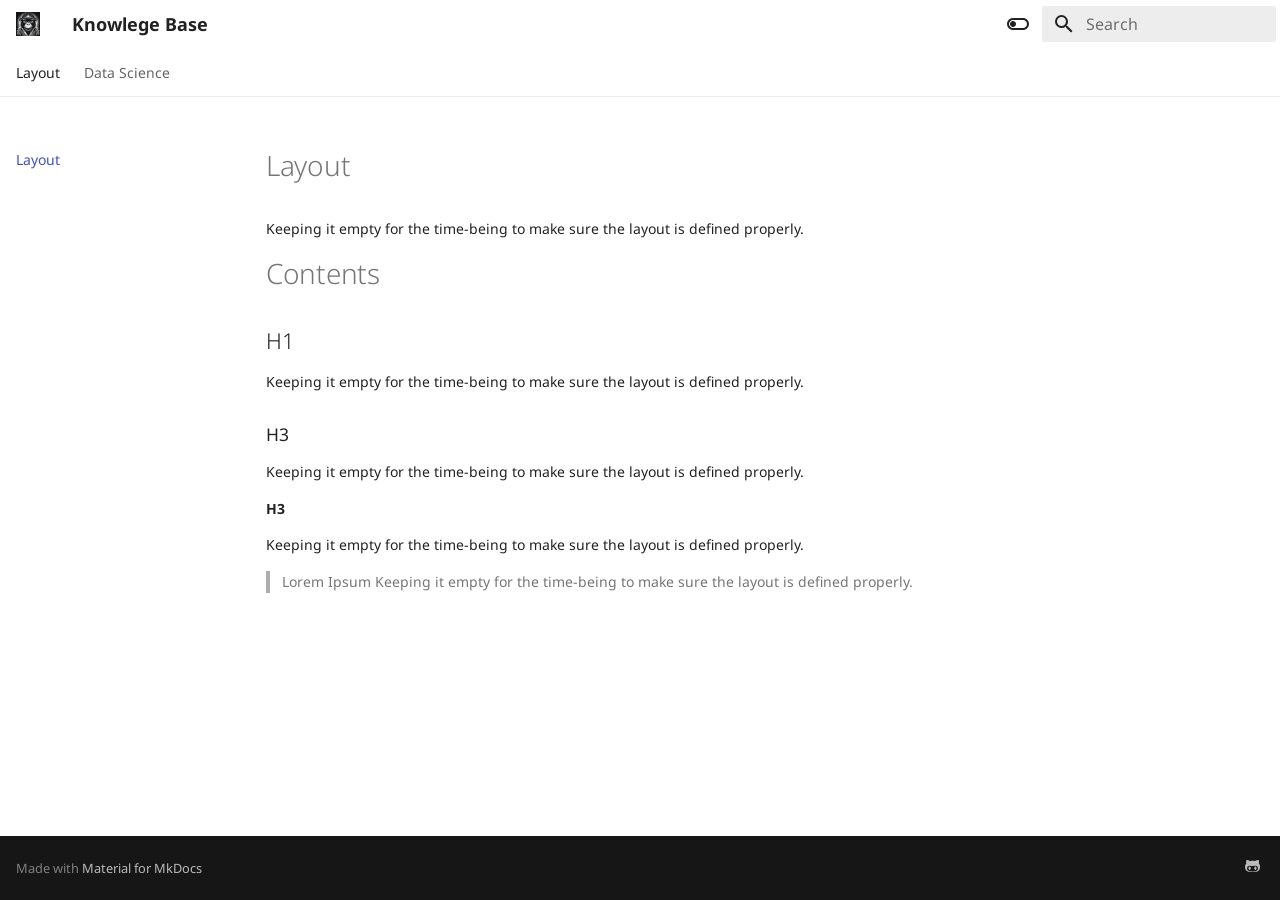
<file: index.html>
<!doctype html>
<html lang="en" class="no-js">
  <head>
    
      <meta charset="utf-8">
      <meta name="viewport" content="width=device-width,initial-scale=1">
      
      
      
      
      
        <link rel="next" href="Data%20Science/a.%20Statistics/">
      
      
      <link rel="icon" href="favicons/monkey_business/favicon.ico">
      <meta name="generator" content="mkdocs-1.5.3, mkdocs-material-9.5.2">
    
    
      
        <title>Knowlege Base</title>
      
    
    
      <link rel="stylesheet" href="assets/stylesheets/main.50c56a3b.min.css">
      
        
        <link rel="stylesheet" href="assets/stylesheets/palette.06af60db.min.css">
      
      


    
    
      
    
    
      
        
        
        <link rel="preconnect" href="https://fonts.gstatic.com" crossorigin>
        <link rel="stylesheet" href="https://fonts.googleapis.com/css?family=Noto+Sans:300,300i,400,400i,700,700i%7CMonaco:400,400i,700,700i&display=fallback">
        <style>:root{--md-text-font:"Noto Sans";--md-code-font:"Monaco"}</style>
      
    
    
      <link rel="stylesheet" href="stylesheets/extra.css">
    
    <script>__md_scope=new URL(".",location),__md_hash=e=>[...e].reduce((e,_)=>(e<<5)-e+_.charCodeAt(0),0),__md_get=(e,_=localStorage,t=__md_scope)=>JSON.parse(_.getItem(t.pathname+"."+e)),__md_set=(e,_,t=localStorage,a=__md_scope)=>{try{t.setItem(a.pathname+"."+e,JSON.stringify(_))}catch(e){}}</script>
    
      

    
    
      
        <meta  property="og:type"  content="website" >
      
        <meta  property="og:title"  content="Layout" >
      
        <meta  property="og:description"  content="None" >
      
        <meta  property="og:image"  content="./assets/images/social/index.png" >
      
        <meta  property="og:image:type"  content="image/png" >
      
        <meta  property="og:image:width"  content="1200" >
      
        <meta  property="og:image:height"  content="630" >
      
        <meta  property="og:url"  content="None" >
      
        <meta  name="twitter:card"  content="summary_large_image" >
      
        <meta  name="twitter:title"  content="Layout" >
      
        <meta  name="twitter:description"  content="None" >
      
        <meta  name="twitter:image"  content="./assets/images/social/index.png" >
      
    
    
  </head>
  
  
    
    
      
    
    
    
    
    <body dir="ltr" data-md-color-scheme="default" data-md-color-primary="white" data-md-color-accent="blue-grey">
  
    
    <input class="md-toggle" data-md-toggle="drawer" type="checkbox" id="__drawer" autocomplete="off">
    <input class="md-toggle" data-md-toggle="search" type="checkbox" id="__search" autocomplete="off">
    <label class="md-overlay" for="__drawer"></label>
    <div data-md-component="skip">
      
        
        <a href="#layout" class="md-skip">
          Skip to content
        </a>
      
    </div>
    <div data-md-component="announce">
      
    </div>
    
    
      

<header class="md-header" data-md-component="header">
  <nav class="md-header__inner md-grid" aria-label="Header">
    <a href="." title="Knowlege Base" class="md-header__button md-logo" aria-label="Knowlege Base" data-md-component="logo">
      
  <img src="favicons/monkey_business/android-chrome-512x512.png" alt="logo">

    </a>
    <label class="md-header__button md-icon" for="__drawer">
      
      <svg xmlns="http://www.w3.org/2000/svg" viewBox="0 0 24 24"><path d="M3 6h18v2H3V6m0 5h18v2H3v-2m0 5h18v2H3v-2Z"/></svg>
    </label>
    <div class="md-header__title" data-md-component="header-title">
      <div class="md-header__ellipsis">
        <div class="md-header__topic">
          <span class="md-ellipsis">
            Knowlege Base
          </span>
        </div>
        <div class="md-header__topic" data-md-component="header-topic">
          <span class="md-ellipsis">
            
              Layout
            
          </span>
        </div>
      </div>
    </div>
    
      
        <form class="md-header__option" data-md-component="palette">
  
    
    
    
    <input class="md-option" data-md-color-media="" data-md-color-scheme="default" data-md-color-primary="white" data-md-color-accent="blue-grey"  aria-label="Switch to dark mode"  type="radio" name="__palette" id="__palette_0">
    
      <label class="md-header__button md-icon" title="Switch to dark mode" for="__palette_1" hidden>
        <svg xmlns="http://www.w3.org/2000/svg" viewBox="0 0 24 24"><path d="M17 6H7c-3.31 0-6 2.69-6 6s2.69 6 6 6h10c3.31 0 6-2.69 6-6s-2.69-6-6-6zm0 10H7c-2.21 0-4-1.79-4-4s1.79-4 4-4h10c2.21 0 4 1.79 4 4s-1.79 4-4 4zM7 9c-1.66 0-3 1.34-3 3s1.34 3 3 3 3-1.34 3-3-1.34-3-3-3z"/></svg>
      </label>
    
  
    
    
    
    <input class="md-option" data-md-color-media="" data-md-color-scheme="slate" data-md-color-primary="black" data-md-color-accent="light-blue"  aria-label="Switch to light mode"  type="radio" name="__palette" id="__palette_1">
    
      <label class="md-header__button md-icon" title="Switch to light mode" for="__palette_0" hidden>
        <svg xmlns="http://www.w3.org/2000/svg" viewBox="0 0 24 24"><path d="M17 7H7a5 5 0 0 0-5 5 5 5 0 0 0 5 5h10a5 5 0 0 0 5-5 5 5 0 0 0-5-5m0 8a3 3 0 0 1-3-3 3 3 0 0 1 3-3 3 3 0 0 1 3 3 3 3 0 0 1-3 3Z"/></svg>
      </label>
    
  
</form>
      
    
    
      <script>var media,input,key,value,palette=__md_get("__palette");if(palette&&palette.color){"(prefers-color-scheme)"===palette.color.media&&(media=matchMedia("(prefers-color-scheme: light)"),input=document.querySelector(media.matches?"[data-md-color-media='(prefers-color-scheme: light)']":"[data-md-color-media='(prefers-color-scheme: dark)']"),palette.color.media=input.getAttribute("data-md-color-media"),palette.color.scheme=input.getAttribute("data-md-color-scheme"),palette.color.primary=input.getAttribute("data-md-color-primary"),palette.color.accent=input.getAttribute("data-md-color-accent"));for([key,value]of Object.entries(palette.color))document.body.setAttribute("data-md-color-"+key,value)}</script>
    
    
    
      <label class="md-header__button md-icon" for="__search">
        
        <svg xmlns="http://www.w3.org/2000/svg" viewBox="0 0 24 24"><path d="M9.5 3A6.5 6.5 0 0 1 16 9.5c0 1.61-.59 3.09-1.56 4.23l.27.27h.79l5 5-1.5 1.5-5-5v-.79l-.27-.27A6.516 6.516 0 0 1 9.5 16 6.5 6.5 0 0 1 3 9.5 6.5 6.5 0 0 1 9.5 3m0 2C7 5 5 7 5 9.5S7 14 9.5 14 14 12 14 9.5 12 5 9.5 5Z"/></svg>
      </label>
      <div class="md-search" data-md-component="search" role="dialog">
  <label class="md-search__overlay" for="__search"></label>
  <div class="md-search__inner" role="search">
    <form class="md-search__form" name="search">
      <input type="text" class="md-search__input" name="query" aria-label="Search" placeholder="Search" autocapitalize="off" autocorrect="off" autocomplete="off" spellcheck="false" data-md-component="search-query" required>
      <label class="md-search__icon md-icon" for="__search">
        
        <svg xmlns="http://www.w3.org/2000/svg" viewBox="0 0 24 24"><path d="M9.5 3A6.5 6.5 0 0 1 16 9.5c0 1.61-.59 3.09-1.56 4.23l.27.27h.79l5 5-1.5 1.5-5-5v-.79l-.27-.27A6.516 6.516 0 0 1 9.5 16 6.5 6.5 0 0 1 3 9.5 6.5 6.5 0 0 1 9.5 3m0 2C7 5 5 7 5 9.5S7 14 9.5 14 14 12 14 9.5 12 5 9.5 5Z"/></svg>
        
        <svg xmlns="http://www.w3.org/2000/svg" viewBox="0 0 24 24"><path d="M20 11v2H8l5.5 5.5-1.42 1.42L4.16 12l7.92-7.92L13.5 5.5 8 11h12Z"/></svg>
      </label>
      <nav class="md-search__options" aria-label="Search">
        
        <button type="reset" class="md-search__icon md-icon" title="Clear" aria-label="Clear" tabindex="-1">
          
          <svg xmlns="http://www.w3.org/2000/svg" viewBox="0 0 24 24"><path d="M19 6.41 17.59 5 12 10.59 6.41 5 5 6.41 10.59 12 5 17.59 6.41 19 12 13.41 17.59 19 19 17.59 13.41 12 19 6.41Z"/></svg>
        </button>
      </nav>
      
        <div class="md-search__suggest" data-md-component="search-suggest"></div>
      
    </form>
    <div class="md-search__output">
      <div class="md-search__scrollwrap" data-md-scrollfix>
        <div class="md-search-result" data-md-component="search-result">
          <div class="md-search-result__meta">
            Initializing search
          </div>
          <ol class="md-search-result__list" role="presentation"></ol>
        </div>
      </div>
    </div>
  </div>
</div>
    
    
  </nav>
  
</header>
    
    <div class="md-container" data-md-component="container">
      
      
        
          
            
<nav class="md-tabs" aria-label="Tabs" data-md-component="tabs">
  <div class="md-grid">
    <ul class="md-tabs__list">
      
        
  
  
    
  
  
    <li class="md-tabs__item md-tabs__item--active">
      <a href="." class="md-tabs__link">
        
  
    
  
  Layout

      </a>
    </li>
  

      
        
  
  
  
    
    
      <li class="md-tabs__item">
        <a href="Data%20Science/a.%20Statistics/" class="md-tabs__link">
          
  
  Data Science

        </a>
      </li>
    
  

      
    </ul>
  </div>
</nav>
          
        
      
      <main class="md-main" data-md-component="main">
        <div class="md-main__inner md-grid">
          
            
              
              <div class="md-sidebar md-sidebar--primary" data-md-component="sidebar" data-md-type="navigation" >
                <div class="md-sidebar__scrollwrap">
                  <div class="md-sidebar__inner">
                    


  


<nav class="md-nav md-nav--primary md-nav--lifted" aria-label="Navigation" data-md-level="0">
  <label class="md-nav__title" for="__drawer">
    <a href="." title="Knowlege Base" class="md-nav__button md-logo" aria-label="Knowlege Base" data-md-component="logo">
      
  <img src="favicons/monkey_business/android-chrome-512x512.png" alt="logo">

    </a>
    Knowlege Base
  </label>
  
  <ul class="md-nav__list" data-md-scrollfix>
    
      
      
  
  
    
  
  
  
    <li class="md-nav__item md-nav__item--active">
      
      <input class="md-nav__toggle md-toggle" type="checkbox" id="__toc">
      
      
        
      
      
      <a href="." class="md-nav__link md-nav__link--active">
        
  
  <span class="md-ellipsis">
    Layout
  </span>
  

      </a>
      
    </li>
  

    
      
      
  
  
  
  
    
    
    
    
    
      
      
    
    <li class="md-nav__item md-nav__item--section md-nav__item--nested">
      
        
        
        
          
        
        <input class="md-nav__toggle md-toggle md-toggle--indeterminate" type="checkbox" id="__nav_2" >
        
          
          <label class="md-nav__link" for="__nav_2" id="__nav_2_label" tabindex="">
            
  
  <span class="md-ellipsis">
    Data Science
  </span>
  

            <span class="md-nav__icon md-icon"></span>
          </label>
        
        <nav class="md-nav" data-md-level="1" aria-labelledby="__nav_2_label" aria-expanded="false">
          <label class="md-nav__title" for="__nav_2">
            <span class="md-nav__icon md-icon"></span>
            Data Science
          </label>
          <ul class="md-nav__list" data-md-scrollfix>
            
              
                
  
  
  
  
    <li class="md-nav__item">
      <a href="Data%20Science/a.%20Statistics/" class="md-nav__link">
        
  
  <span class="md-ellipsis">
    Statistics Primer
  </span>
  

      </a>
    </li>
  

              
            
              
                
  
  
  
  
    <li class="md-nav__item">
      <a href="Data%20Science/b.%20Problem%20Formulation/" class="md-nav__link">
        
  
  <span class="md-ellipsis">
    Data Variables
  </span>
  

      </a>
    </li>
  

              
            
              
                
  
  
  
  
    <li class="md-nav__item">
      <a href="Data%20Science/sample/" class="md-nav__link">
        
  
  <span class="md-ellipsis">
    Changing the fonts
  </span>
  

      </a>
    </li>
  

              
            
          </ul>
        </nav>
      
    </li>
  

    
  </ul>
</nav>
                  </div>
                </div>
              </div>
            
            
              
              <div class="md-sidebar md-sidebar--secondary" data-md-component="sidebar" data-md-type="toc" >
                <div class="md-sidebar__scrollwrap">
                  <div class="md-sidebar__inner">
                    

  

<nav class="md-nav md-nav--secondary" aria-label="Table of Contents">
  
  
  
    
  
  
</nav>
                  </div>
                </div>
              </div>
            
          
          
            <div class="md-content" data-md-component="content">
              <article class="md-content__inner md-typeset">
                
                  


<h1 id="layout">Layout<a class="headerlink" href="#layout" title="Permanent link">&para;</a></h1>
<p>Keeping it empty for the time-being to make sure the layout is defined properly.</p>
<h1 id="contents">Contents<a class="headerlink" href="#contents" title="Permanent link">&para;</a></h1>
<h2 id="h1">H1<a class="headerlink" href="#h1" title="Permanent link">&para;</a></h2>
<p>Keeping it empty for the time-being to make sure the layout is defined properly.</p>
<h3 id="h3">H3<a class="headerlink" href="#h3" title="Permanent link">&para;</a></h3>
<p>Keeping it empty for the time-being to make sure the layout is defined properly.</p>
<h4 id="h3_1">H3<a class="headerlink" href="#h3_1" title="Permanent link">&para;</a></h4>
<p>Keeping it empty for the time-being to make sure the layout is defined properly.</p>
<blockquote>
<p>Lorem Ipsum
Keeping it empty for the time-being to make sure the layout is defined properly.</p>
</blockquote>







  
  






                
              </article>
            </div>
          
          
  <script>var tabs=__md_get("__tabs");if(Array.isArray(tabs))e:for(var set of document.querySelectorAll(".tabbed-set")){var tab,labels=set.querySelector(".tabbed-labels");for(tab of tabs)for(var label of labels.getElementsByTagName("label"))if(label.innerText.trim()===tab){var input=document.getElementById(label.htmlFor);input.checked=!0;continue e}}</script>

<script>var target=document.getElementById(location.hash.slice(1));target&&target.name&&(target.checked=target.name.startsWith("__tabbed_"))</script>
        </div>
        
          <button type="button" class="md-top md-icon" data-md-component="top" hidden>
  
  <svg xmlns="http://www.w3.org/2000/svg" viewBox="0 0 24 24"><path d="M13 20h-2V8l-5.5 5.5-1.42-1.42L12 4.16l7.92 7.92-1.42 1.42L13 8v12Z"/></svg>
  Back to top
</button>
        
      </main>
      
        <footer class="md-footer">
  
  <div class="md-footer-meta md-typeset">
    <div class="md-footer-meta__inner md-grid">
      <div class="md-copyright">
  
  
    Made with
    <a href="https://squidfunk.github.io/mkdocs-material/" target="_blank" rel="noopener">
      Material for MkDocs
    </a>
  
</div>
      
        <div class="md-social">
  
    
    
    
    
      
      
    
    <a href="https://github.com/agent-engineering" target="_blank" rel="noopener" title="github.com" class="md-social__link">
      <svg xmlns="http://www.w3.org/2000/svg" viewBox="0 0 480 512"><!--! Font Awesome Free 6.5.1 by @fontawesome - https://fontawesome.com License - https://fontawesome.com/license/free (Icons: CC BY 4.0, Fonts: SIL OFL 1.1, Code: MIT License) Copyright 2023 Fonticons, Inc.--><path d="M186.1 328.7c0 20.9-10.9 55.1-36.7 55.1s-36.7-34.2-36.7-55.1 10.9-55.1 36.7-55.1 36.7 34.2 36.7 55.1zM480 278.2c0 31.9-3.2 65.7-17.5 95-37.9 76.6-142.1 74.8-216.7 74.8-75.8 0-186.2 2.7-225.6-74.8-14.6-29-20.2-63.1-20.2-95 0-41.9 13.9-81.5 41.5-113.6-5.2-15.8-7.7-32.4-7.7-48.8 0-21.5 4.9-32.3 14.6-51.8 45.3 0 74.3 9 108.8 36 29-6.9 58.8-10 88.7-10 27 0 54.2 2.9 80.4 9.2 34-26.7 63-35.2 107.8-35.2 9.8 19.5 14.6 30.3 14.6 51.8 0 16.4-2.6 32.7-7.7 48.2 27.5 32.4 39 72.3 39 114.2zm-64.3 50.5c0-43.9-26.7-82.6-73.5-82.6-18.9 0-37 3.4-56 6-14.9 2.3-29.8 3.2-45.1 3.2-15.2 0-30.1-.9-45.1-3.2-18.7-2.6-37-6-56-6-46.8 0-73.5 38.7-73.5 82.6 0 87.8 80.4 101.3 150.4 101.3h48.2c70.3 0 150.6-13.4 150.6-101.3zm-82.6-55.1c-25.8 0-36.7 34.2-36.7 55.1s10.9 55.1 36.7 55.1 36.7-34.2 36.7-55.1-10.9-55.1-36.7-55.1z"/></svg>
    </a>
  
</div>
      
    </div>
  </div>
</footer>
      
    </div>
    <div class="md-dialog" data-md-component="dialog">
      <div class="md-dialog__inner md-typeset"></div>
    </div>
    
    
    <script id="__config" type="application/json">{"base": ".", "features": ["navigation.tabs", "navigation.top", "navigation.expand", "navigation.path", "navigation.instant", "navigation.instant.prefetch", "toc.follow", "search.suggest", "search.highlight", "content.tabs.link", "content.code.annotation", "content.code.copy"], "search": "assets/javascripts/workers/search.f886a092.min.js", "translations": {"clipboard.copied": "Copied to clipboard", "clipboard.copy": "Copy to clipboard", "search.result.more.one": "1 more on this page", "search.result.more.other": "# more on this page", "search.result.none": "No matching documents", "search.result.one": "1 matching document", "search.result.other": "# matching documents", "search.result.placeholder": "Type to start searching", "search.result.term.missing": "Missing", "select.version": "Select version"}}</script>
    
    
      <script src="assets/javascripts/bundle.d7c377c4.min.js"></script>
      
    
  </body>
</html>
</file>
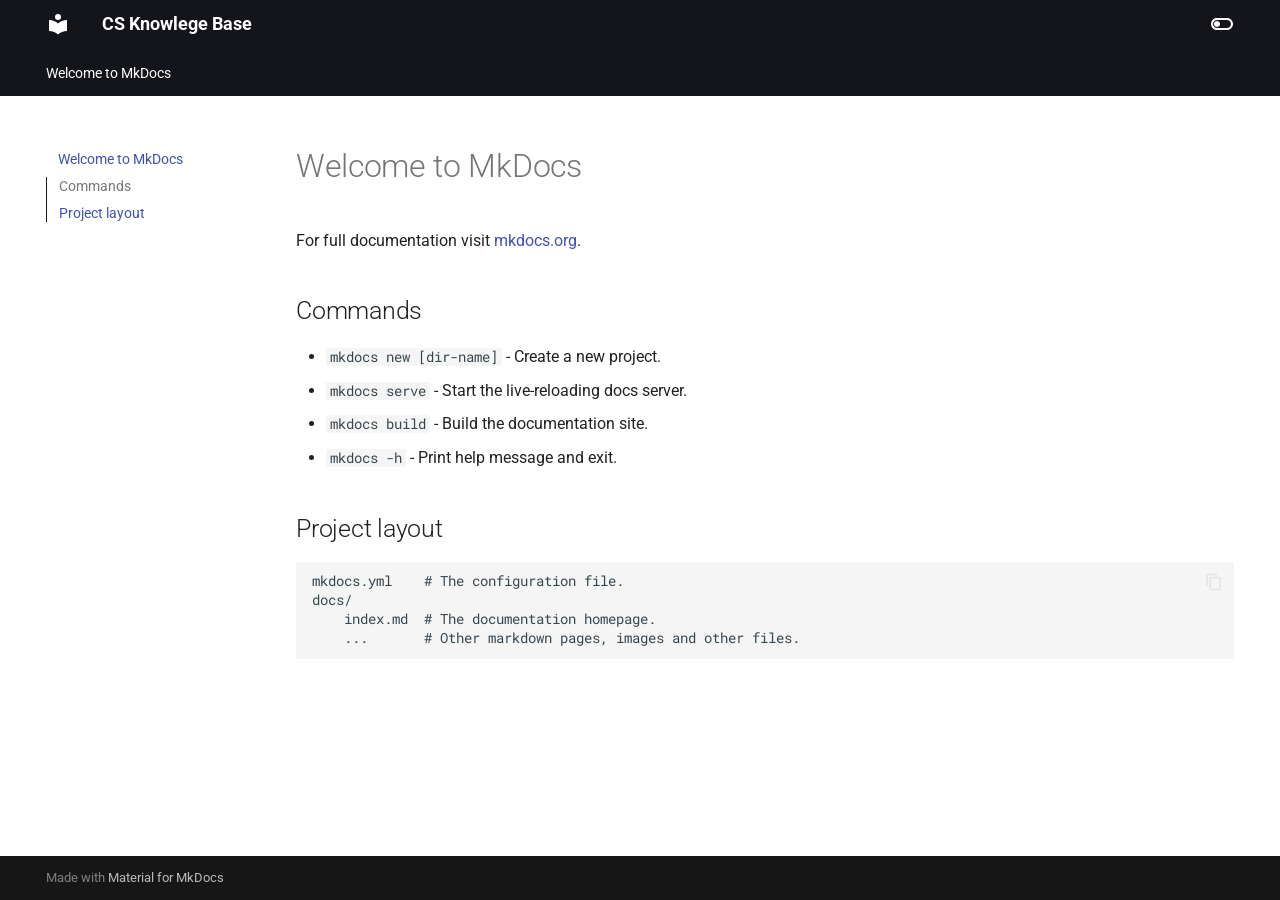
<file: site/index.html>
<!doctype html>
<html lang="en" class="no-js">
  <head>
    
      <meta charset="utf-8">
      <meta name="viewport" content="width=device-width,initial-scale=1">
      
      
      
      
      
      
      <link rel="icon" href="assets/images/favicon.png">
      <meta name="generator" content="mkdocs-1.5.3, mkdocs-material-9.4.14">
    
    
      
        <title>CS Knowlege Base</title>
      
    
    
      <link rel="stylesheet" href="assets/stylesheets/main.fad675c6.min.css">
      
        
        <link rel="stylesheet" href="assets/stylesheets/palette.356b1318.min.css">
      
      


    
    
      
    
    
      
        
        
        <link rel="preconnect" href="https://fonts.gstatic.com" crossorigin>
        <link rel="stylesheet" href="https://fonts.googleapis.com/css?family=Roboto:300,300i,400,400i,700,700i%7CRoboto+Mono:400,400i,700,700i&display=fallback">
        <style>:root{--md-text-font:"Roboto";--md-code-font:"Roboto Mono"}</style>
      
    
    
    <script>__md_scope=new URL(".",location),__md_hash=e=>[...e].reduce((e,_)=>(e<<5)-e+_.charCodeAt(0),0),__md_get=(e,_=localStorage,t=__md_scope)=>JSON.parse(_.getItem(t.pathname+"."+e)),__md_set=(e,_,t=localStorage,a=__md_scope)=>{try{t.setItem(a.pathname+"."+e,JSON.stringify(_))}catch(e){}}</script>
    
      

    
    
      
        <meta  property="og:type"  content="website" >
      
        <meta  property="og:title"  content="Welcome to MkDocs" >
      
        <meta  property="og:description"  content="None" >
      
        <meta  property="og:image"  content="./assets/images/social/index.png" >
      
        <meta  property="og:image:type"  content="image/png" >
      
        <meta  property="og:image:width"  content="1200" >
      
        <meta  property="og:image:height"  content="630" >
      
        <meta  property="og:url"  content="None" >
      
        <meta  name="twitter:card"  content="summary_large_image" >
      
        <meta  name="twitter:title"  content="Welcome to MkDocs" >
      
        <meta  name="twitter:description"  content="None" >
      
        <meta  name="twitter:image"  content="./assets/images/social/index.png" >
      
    
    
  </head>
  
  
    
    
      
    
    
    
    
    <body dir="ltr" data-md-color-scheme="default" data-md-color-primary="black" data-md-color-accent="purple">
  
    
    
      <script>var palette=__md_get("__palette");if(palette&&"object"==typeof palette.color)for(var key of Object.keys(palette.color))document.body.setAttribute("data-md-color-"+key,palette.color[key])</script>
    
    <input class="md-toggle" data-md-toggle="drawer" type="checkbox" id="__drawer" autocomplete="off">
    <input class="md-toggle" data-md-toggle="search" type="checkbox" id="__search" autocomplete="off">
    <label class="md-overlay" for="__drawer"></label>
    <div data-md-component="skip">
      
        
        <a href="#welcome-to-mkdocs" class="md-skip">
          Skip to content
        </a>
      
    </div>
    <div data-md-component="announce">
      
    </div>
    
    
      

<header class="md-header" data-md-component="header">
  <nav class="md-header__inner md-grid" aria-label="Header">
    <a href="." title="CS Knowlege Base" class="md-header__button md-logo" aria-label="CS Knowlege Base" data-md-component="logo">
      
  
  <svg xmlns="http://www.w3.org/2000/svg" viewBox="0 0 24 24"><path d="M12 8a3 3 0 0 0 3-3 3 3 0 0 0-3-3 3 3 0 0 0-3 3 3 3 0 0 0 3 3m0 3.54C9.64 9.35 6.5 8 3 8v11c3.5 0 6.64 1.35 9 3.54 2.36-2.19 5.5-3.54 9-3.54V8c-3.5 0-6.64 1.35-9 3.54Z"/></svg>

    </a>
    <label class="md-header__button md-icon" for="__drawer">
      
      <svg xmlns="http://www.w3.org/2000/svg" viewBox="0 0 24 24"><path d="M3 6h18v2H3V6m0 5h18v2H3v-2m0 5h18v2H3v-2Z"/></svg>
    </label>
    <div class="md-header__title" data-md-component="header-title">
      <div class="md-header__ellipsis">
        <div class="md-header__topic">
          <span class="md-ellipsis">
            CS Knowlege Base
          </span>
        </div>
        <div class="md-header__topic" data-md-component="header-topic">
          <span class="md-ellipsis">
            
              Welcome to MkDocs
            
          </span>
        </div>
      </div>
    </div>
    
      
        <form class="md-header__option" data-md-component="palette">
  
    
    
    
    <input class="md-option" data-md-color-media="" data-md-color-scheme="default" data-md-color-primary="black" data-md-color-accent="purple"  aria-label="Switch to dark mode"  type="radio" name="__palette" id="__palette_1">
    
      <label class="md-header__button md-icon" title="Switch to dark mode" for="__palette_2" hidden>
        <svg xmlns="http://www.w3.org/2000/svg" viewBox="0 0 24 24"><path d="M17 6H7c-3.31 0-6 2.69-6 6s2.69 6 6 6h10c3.31 0 6-2.69 6-6s-2.69-6-6-6zm0 10H7c-2.21 0-4-1.79-4-4s1.79-4 4-4h10c2.21 0 4 1.79 4 4s-1.79 4-4 4zM7 9c-1.66 0-3 1.34-3 3s1.34 3 3 3 3-1.34 3-3-1.34-3-3-3z"/></svg>
      </label>
    
  
    
    
    
    <input class="md-option" data-md-color-media="" data-md-color-scheme="slate" data-md-color-primary="black" data-md-color-accent="lime"  aria-label="Switch to light mode"  type="radio" name="__palette" id="__palette_2">
    
      <label class="md-header__button md-icon" title="Switch to light mode" for="__palette_1" hidden>
        <svg xmlns="http://www.w3.org/2000/svg" viewBox="0 0 24 24"><path d="M17 7H7a5 5 0 0 0-5 5 5 5 0 0 0 5 5h10a5 5 0 0 0 5-5 5 5 0 0 0-5-5m0 8a3 3 0 0 1-3-3 3 3 0 0 1 3-3 3 3 0 0 1 3 3 3 3 0 0 1-3 3Z"/></svg>
      </label>
    
  
</form>
      
    
    
    
    
  </nav>
  
</header>
    
    <div class="md-container" data-md-component="container">
      
      
        
          
            
<nav class="md-tabs" aria-label="Tabs" data-md-component="tabs">
  <div class="md-grid">
    <ul class="md-tabs__list">
      
        
  
  
    
  
  
    <li class="md-tabs__item md-tabs__item--active">
      <a href="." class="md-tabs__link">
        
  
    
  
  Welcome to MkDocs

      </a>
    </li>
  

      
    </ul>
  </div>
</nav>
          
        
      
      <main class="md-main" data-md-component="main">
        <div class="md-main__inner md-grid">
          
            
              
              <div class="md-sidebar md-sidebar--primary" data-md-component="sidebar" data-md-type="navigation" >
                <div class="md-sidebar__scrollwrap">
                  <div class="md-sidebar__inner">
                    


  


  

<nav class="md-nav md-nav--primary md-nav--lifted md-nav--integrated" aria-label="Navigation" data-md-level="0">
  <label class="md-nav__title" for="__drawer">
    <a href="." title="CS Knowlege Base" class="md-nav__button md-logo" aria-label="CS Knowlege Base" data-md-component="logo">
      
  
  <svg xmlns="http://www.w3.org/2000/svg" viewBox="0 0 24 24"><path d="M12 8a3 3 0 0 0 3-3 3 3 0 0 0-3-3 3 3 0 0 0-3 3 3 3 0 0 0 3 3m0 3.54C9.64 9.35 6.5 8 3 8v11c3.5 0 6.64 1.35 9 3.54 2.36-2.19 5.5-3.54 9-3.54V8c-3.5 0-6.64 1.35-9 3.54Z"/></svg>

    </a>
    CS Knowlege Base
  </label>
  
  <ul class="md-nav__list" data-md-scrollfix>
    
      
      
  
  
    
  
  
  
    <li class="md-nav__item md-nav__item--active">
      
      <input class="md-nav__toggle md-toggle" type="checkbox" id="__toc">
      
      
        
      
      
        <label class="md-nav__link md-nav__link--active" for="__toc">
          
  
  <span class="md-ellipsis">
    Welcome to MkDocs
  </span>
  

          <span class="md-nav__icon md-icon"></span>
        </label>
      
      <a href="." class="md-nav__link md-nav__link--active">
        
  
  <span class="md-ellipsis">
    Welcome to MkDocs
  </span>
  

      </a>
      
        

<nav class="md-nav md-nav--secondary" aria-label="Table of contents">
  
  
  
    
  
  
    <label class="md-nav__title" for="__toc">
      <span class="md-nav__icon md-icon"></span>
      Table of contents
    </label>
    <ul class="md-nav__list" data-md-component="toc" data-md-scrollfix>
      
        <li class="md-nav__item">
  <a href="#commands" class="md-nav__link">
    <span class="md-ellipsis">
      Commands
    </span>
  </a>
  
</li>
      
        <li class="md-nav__item">
  <a href="#project-layout" class="md-nav__link">
    <span class="md-ellipsis">
      Project layout
    </span>
  </a>
  
</li>
      
    </ul>
  
</nav>
      
    </li>
  

    
  </ul>
</nav>
                  </div>
                </div>
              </div>
            
            
          
          
            <div class="md-content" data-md-component="content">
              <article class="md-content__inner md-typeset">
                
                  


<h1 id="welcome-to-mkdocs">Welcome to MkDocs</h1>
<p>For full documentation visit <a href="https://www.mkdocs.org">mkdocs.org</a>.</p>
<h2 id="commands">Commands</h2>
<ul>
<li><code>mkdocs new [dir-name]</code> - Create a new project.</li>
<li><code>mkdocs serve</code> - Start the live-reloading docs server.</li>
<li><code>mkdocs build</code> - Build the documentation site.</li>
<li><code>mkdocs -h</code> - Print help message and exit.</li>
</ul>
<h2 id="project-layout">Project layout</h2>
<pre><code>mkdocs.yml    # The configuration file.
docs/
    index.md  # The documentation homepage.
    ...       # Other markdown pages, images and other files.
</code></pre>





                
              </article>
            </div>
          
          
  <script>var tabs=__md_get("__tabs");if(Array.isArray(tabs))e:for(var set of document.querySelectorAll(".tabbed-set")){var tab,labels=set.querySelector(".tabbed-labels");for(tab of tabs)for(var label of labels.getElementsByTagName("label"))if(label.innerText.trim()===tab){var input=document.getElementById(label.htmlFor);input.checked=!0;continue e}}</script>

        </div>
        
          <button type="button" class="md-top md-icon" data-md-component="top" hidden>
  
  <svg xmlns="http://www.w3.org/2000/svg" viewBox="0 0 24 24"><path d="M13 20h-2V8l-5.5 5.5-1.42-1.42L12 4.16l7.92 7.92-1.42 1.42L13 8v12Z"/></svg>
  Back to top
</button>
        
      </main>
      
        <footer class="md-footer">
  
  <div class="md-footer-meta md-typeset">
    <div class="md-footer-meta__inner md-grid">
      <div class="md-copyright">
  
  
    Made with
    <a href="https://squidfunk.github.io/mkdocs-material/" target="_blank" rel="noopener">
      Material for MkDocs
    </a>
  
</div>
      
    </div>
  </div>
</footer>
      
    </div>
    <div class="md-dialog" data-md-component="dialog">
      <div class="md-dialog__inner md-typeset"></div>
    </div>
    
    
    <script id="__config" type="application/json">{"base": ".", "features": ["navigation.tabs", "navigation.sections", "toc.integrate", "navigation.top", "search.suggest", "search.highlight", "content.tabs.link", "content.code.annotation", "content.code.copy"], "search": "assets/javascripts/workers/search.f886a092.min.js", "translations": {"clipboard.copied": "Copied to clipboard", "clipboard.copy": "Copy to clipboard", "search.result.more.one": "1 more on this page", "search.result.more.other": "# more on this page", "search.result.none": "No matching documents", "search.result.one": "1 matching document", "search.result.other": "# matching documents", "search.result.placeholder": "Type to start searching", "search.result.term.missing": "Missing", "select.version": "Select version"}}</script>
    
    
      <script src="assets/javascripts/bundle.cd18aaf1.min.js"></script>
      
    
  </body>
</html>
</file>
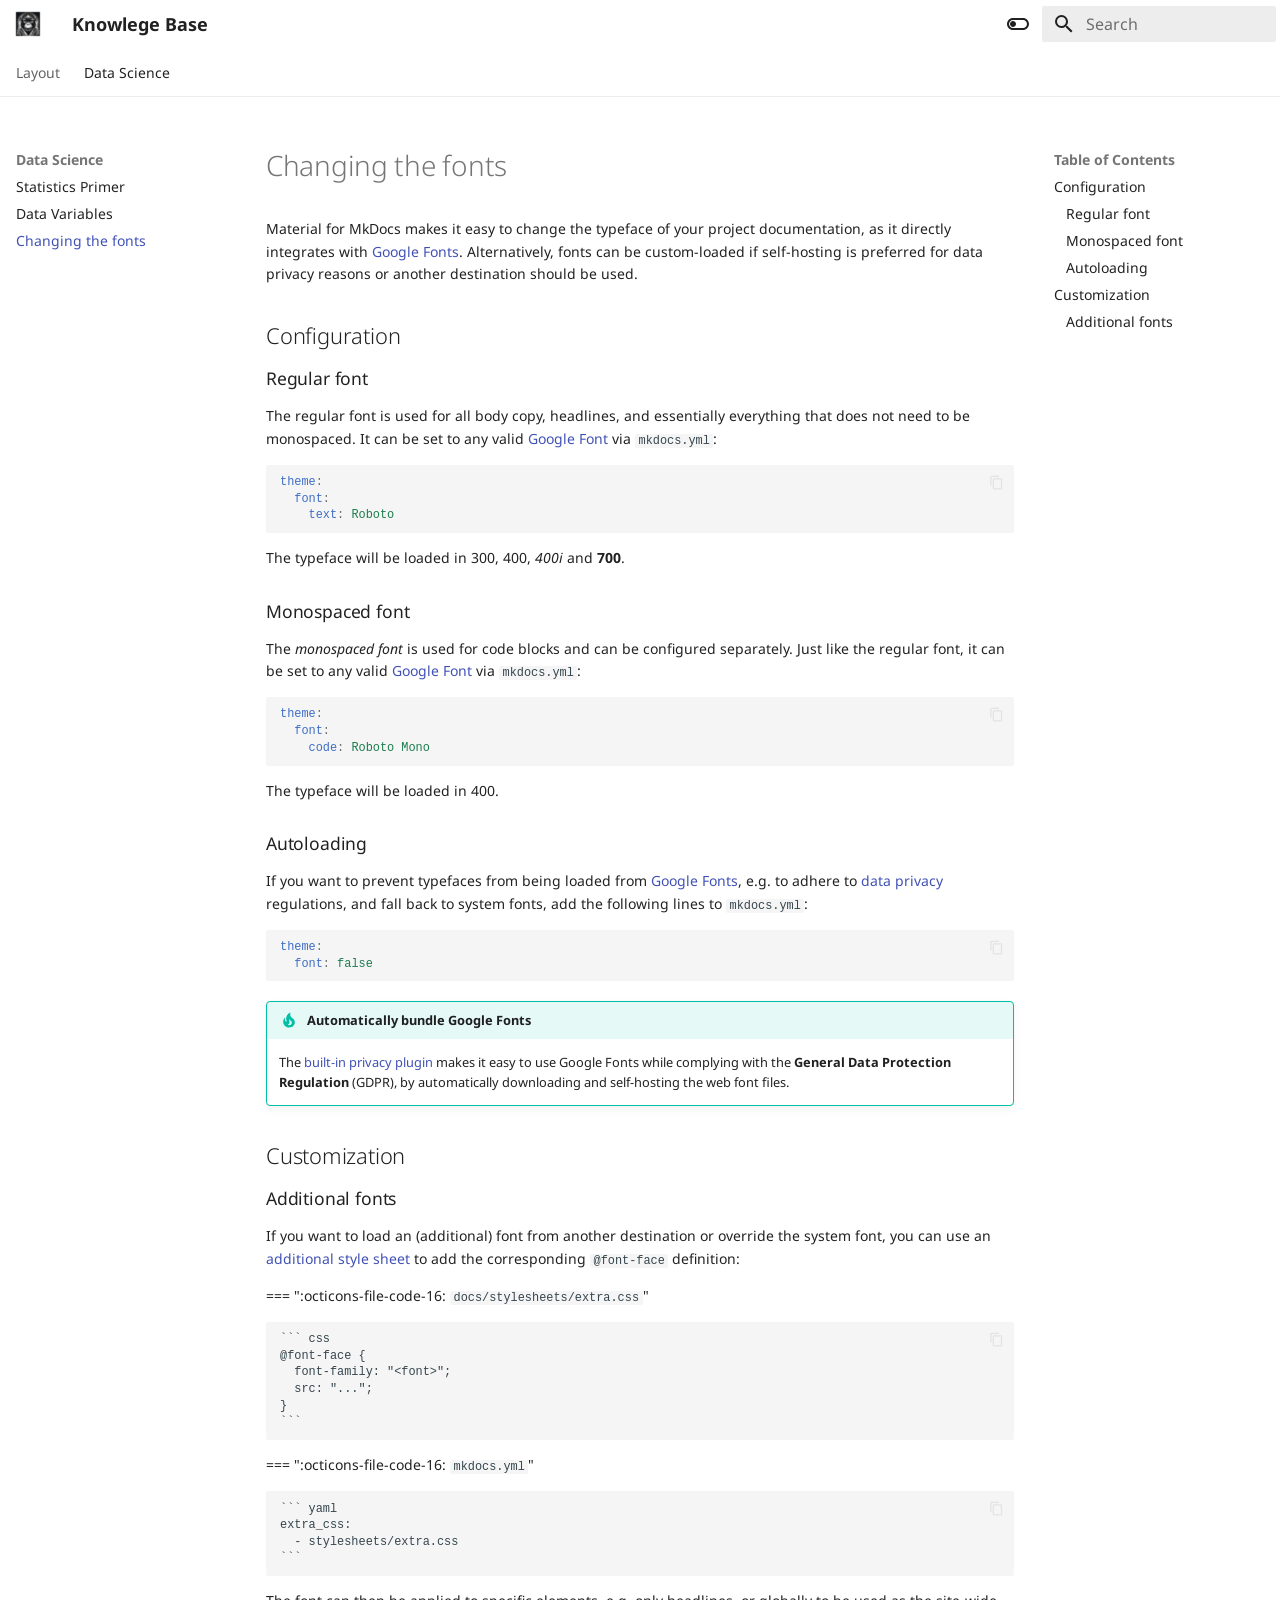
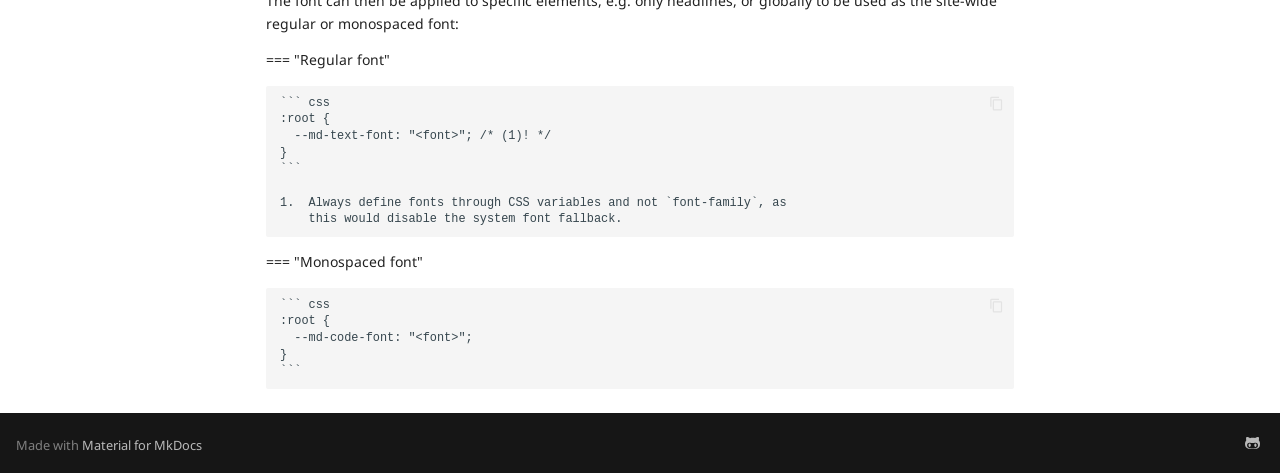
<file: Data Science/sample/index.html>
<!doctype html>
<html lang="en" class="no-js">
  <head>
    
      <meta charset="utf-8">
      <meta name="viewport" content="width=device-width,initial-scale=1">
      
      
      
      
        <link rel="prev" href="../b.%20Problem%20Formulation/">
      
      
      
      <link rel="icon" href="../../favicons/monkey_business/favicon.ico">
      <meta name="generator" content="mkdocs-1.5.3, mkdocs-material-9.5.2">
    
    
      
        <title>Changing the fonts - Knowlege Base</title>
      
    
    
      <link rel="stylesheet" href="../../assets/stylesheets/main.50c56a3b.min.css">
      
        
        <link rel="stylesheet" href="../../assets/stylesheets/palette.06af60db.min.css">
      
      


    
    
      
    
    
      
        
        
        <link rel="preconnect" href="https://fonts.gstatic.com" crossorigin>
        <link rel="stylesheet" href="https://fonts.googleapis.com/css?family=Noto+Sans:300,300i,400,400i,700,700i%7CMonaco:400,400i,700,700i&display=fallback">
        <style>:root{--md-text-font:"Noto Sans";--md-code-font:"Monaco"}</style>
      
    
    
      <link rel="stylesheet" href="../../stylesheets/extra.css">
    
    <script>__md_scope=new URL("../..",location),__md_hash=e=>[...e].reduce((e,_)=>(e<<5)-e+_.charCodeAt(0),0),__md_get=(e,_=localStorage,t=__md_scope)=>JSON.parse(_.getItem(t.pathname+"."+e)),__md_set=(e,_,t=localStorage,a=__md_scope)=>{try{t.setItem(a.pathname+"."+e,JSON.stringify(_))}catch(e){}}</script>
    
      

    
    
      
        <meta  property="og:type"  content="website" >
      
        <meta  property="og:title"  content="Changing the fonts - Knowlege Base" >
      
        <meta  property="og:description"  content="None" >
      
        <meta  property="og:image"  content="./assets/images/social/Data Science/sample.png" >
      
        <meta  property="og:image:type"  content="image/png" >
      
        <meta  property="og:image:width"  content="1200" >
      
        <meta  property="og:image:height"  content="630" >
      
        <meta  property="og:url"  content="None" >
      
        <meta  name="twitter:card"  content="summary_large_image" >
      
        <meta  name="twitter:title"  content="Changing the fonts - Knowlege Base" >
      
        <meta  name="twitter:description"  content="None" >
      
        <meta  name="twitter:image"  content="./assets/images/social/Data Science/sample.png" >
      
    
    
  </head>
  
  
    
    
      
    
    
    
    
    <body dir="ltr" data-md-color-scheme="default" data-md-color-primary="white" data-md-color-accent="blue-grey">
  
    
    <input class="md-toggle" data-md-toggle="drawer" type="checkbox" id="__drawer" autocomplete="off">
    <input class="md-toggle" data-md-toggle="search" type="checkbox" id="__search" autocomplete="off">
    <label class="md-overlay" for="__drawer"></label>
    <div data-md-component="skip">
      
        
        <a href="#changing-the-fonts" class="md-skip">
          Skip to content
        </a>
      
    </div>
    <div data-md-component="announce">
      
    </div>
    
    
      

<header class="md-header" data-md-component="header">
  <nav class="md-header__inner md-grid" aria-label="Header">
    <a href="../.." title="Knowlege Base" class="md-header__button md-logo" aria-label="Knowlege Base" data-md-component="logo">
      
  <img src="../../favicons/monkey_business/android-chrome-512x512.png" alt="logo">

    </a>
    <label class="md-header__button md-icon" for="__drawer">
      
      <svg xmlns="http://www.w3.org/2000/svg" viewBox="0 0 24 24"><path d="M3 6h18v2H3V6m0 5h18v2H3v-2m0 5h18v2H3v-2Z"/></svg>
    </label>
    <div class="md-header__title" data-md-component="header-title">
      <div class="md-header__ellipsis">
        <div class="md-header__topic">
          <span class="md-ellipsis">
            Knowlege Base
          </span>
        </div>
        <div class="md-header__topic" data-md-component="header-topic">
          <span class="md-ellipsis">
            
              Changing the fonts
            
          </span>
        </div>
      </div>
    </div>
    
      
        <form class="md-header__option" data-md-component="palette">
  
    
    
    
    <input class="md-option" data-md-color-media="" data-md-color-scheme="default" data-md-color-primary="white" data-md-color-accent="blue-grey"  aria-label="Switch to dark mode"  type="radio" name="__palette" id="__palette_0">
    
      <label class="md-header__button md-icon" title="Switch to dark mode" for="__palette_1" hidden>
        <svg xmlns="http://www.w3.org/2000/svg" viewBox="0 0 24 24"><path d="M17 6H7c-3.31 0-6 2.69-6 6s2.69 6 6 6h10c3.31 0 6-2.69 6-6s-2.69-6-6-6zm0 10H7c-2.21 0-4-1.79-4-4s1.79-4 4-4h10c2.21 0 4 1.79 4 4s-1.79 4-4 4zM7 9c-1.66 0-3 1.34-3 3s1.34 3 3 3 3-1.34 3-3-1.34-3-3-3z"/></svg>
      </label>
    
  
    
    
    
    <input class="md-option" data-md-color-media="" data-md-color-scheme="slate" data-md-color-primary="black" data-md-color-accent="light-blue"  aria-label="Switch to light mode"  type="radio" name="__palette" id="__palette_1">
    
      <label class="md-header__button md-icon" title="Switch to light mode" for="__palette_0" hidden>
        <svg xmlns="http://www.w3.org/2000/svg" viewBox="0 0 24 24"><path d="M17 7H7a5 5 0 0 0-5 5 5 5 0 0 0 5 5h10a5 5 0 0 0 5-5 5 5 0 0 0-5-5m0 8a3 3 0 0 1-3-3 3 3 0 0 1 3-3 3 3 0 0 1 3 3 3 3 0 0 1-3 3Z"/></svg>
      </label>
    
  
</form>
      
    
    
      <script>var media,input,key,value,palette=__md_get("__palette");if(palette&&palette.color){"(prefers-color-scheme)"===palette.color.media&&(media=matchMedia("(prefers-color-scheme: light)"),input=document.querySelector(media.matches?"[data-md-color-media='(prefers-color-scheme: light)']":"[data-md-color-media='(prefers-color-scheme: dark)']"),palette.color.media=input.getAttribute("data-md-color-media"),palette.color.scheme=input.getAttribute("data-md-color-scheme"),palette.color.primary=input.getAttribute("data-md-color-primary"),palette.color.accent=input.getAttribute("data-md-color-accent"));for([key,value]of Object.entries(palette.color))document.body.setAttribute("data-md-color-"+key,value)}</script>
    
    
    
      <label class="md-header__button md-icon" for="__search">
        
        <svg xmlns="http://www.w3.org/2000/svg" viewBox="0 0 24 24"><path d="M9.5 3A6.5 6.5 0 0 1 16 9.5c0 1.61-.59 3.09-1.56 4.23l.27.27h.79l5 5-1.5 1.5-5-5v-.79l-.27-.27A6.516 6.516 0 0 1 9.5 16 6.5 6.5 0 0 1 3 9.5 6.5 6.5 0 0 1 9.5 3m0 2C7 5 5 7 5 9.5S7 14 9.5 14 14 12 14 9.5 12 5 9.5 5Z"/></svg>
      </label>
      <div class="md-search" data-md-component="search" role="dialog">
  <label class="md-search__overlay" for="__search"></label>
  <div class="md-search__inner" role="search">
    <form class="md-search__form" name="search">
      <input type="text" class="md-search__input" name="query" aria-label="Search" placeholder="Search" autocapitalize="off" autocorrect="off" autocomplete="off" spellcheck="false" data-md-component="search-query" required>
      <label class="md-search__icon md-icon" for="__search">
        
        <svg xmlns="http://www.w3.org/2000/svg" viewBox="0 0 24 24"><path d="M9.5 3A6.5 6.5 0 0 1 16 9.5c0 1.61-.59 3.09-1.56 4.23l.27.27h.79l5 5-1.5 1.5-5-5v-.79l-.27-.27A6.516 6.516 0 0 1 9.5 16 6.5 6.5 0 0 1 3 9.5 6.5 6.5 0 0 1 9.5 3m0 2C7 5 5 7 5 9.5S7 14 9.5 14 14 12 14 9.5 12 5 9.5 5Z"/></svg>
        
        <svg xmlns="http://www.w3.org/2000/svg" viewBox="0 0 24 24"><path d="M20 11v2H8l5.5 5.5-1.42 1.42L4.16 12l7.92-7.92L13.5 5.5 8 11h12Z"/></svg>
      </label>
      <nav class="md-search__options" aria-label="Search">
        
        <button type="reset" class="md-search__icon md-icon" title="Clear" aria-label="Clear" tabindex="-1">
          
          <svg xmlns="http://www.w3.org/2000/svg" viewBox="0 0 24 24"><path d="M19 6.41 17.59 5 12 10.59 6.41 5 5 6.41 10.59 12 5 17.59 6.41 19 12 13.41 17.59 19 19 17.59 13.41 12 19 6.41Z"/></svg>
        </button>
      </nav>
      
        <div class="md-search__suggest" data-md-component="search-suggest"></div>
      
    </form>
    <div class="md-search__output">
      <div class="md-search__scrollwrap" data-md-scrollfix>
        <div class="md-search-result" data-md-component="search-result">
          <div class="md-search-result__meta">
            Initializing search
          </div>
          <ol class="md-search-result__list" role="presentation"></ol>
        </div>
      </div>
    </div>
  </div>
</div>
    
    
  </nav>
  
</header>
    
    <div class="md-container" data-md-component="container">
      
      
        
          
            
<nav class="md-tabs" aria-label="Tabs" data-md-component="tabs">
  <div class="md-grid">
    <ul class="md-tabs__list">
      
        
  
  
  
    <li class="md-tabs__item">
      <a href="../.." class="md-tabs__link">
        
  
    
  
  Layout

      </a>
    </li>
  

      
        
  
  
    
  
  
    
    
      <li class="md-tabs__item md-tabs__item--active">
        <a href="../a.%20Statistics/" class="md-tabs__link">
          
  
  Data Science

        </a>
      </li>
    
  

      
    </ul>
  </div>
</nav>
          
        
      
      <main class="md-main" data-md-component="main">
        <div class="md-main__inner md-grid">
          
            
              
              <div class="md-sidebar md-sidebar--primary" data-md-component="sidebar" data-md-type="navigation" >
                <div class="md-sidebar__scrollwrap">
                  <div class="md-sidebar__inner">
                    


  


<nav class="md-nav md-nav--primary md-nav--lifted" aria-label="Navigation" data-md-level="0">
  <label class="md-nav__title" for="__drawer">
    <a href="../.." title="Knowlege Base" class="md-nav__button md-logo" aria-label="Knowlege Base" data-md-component="logo">
      
  <img src="../../favicons/monkey_business/android-chrome-512x512.png" alt="logo">

    </a>
    Knowlege Base
  </label>
  
  <ul class="md-nav__list" data-md-scrollfix>
    
      
      
  
  
  
  
    <li class="md-nav__item">
      <a href="../.." class="md-nav__link">
        
  
  <span class="md-ellipsis">
    Layout
  </span>
  

      </a>
    </li>
  

    
      
      
  
  
    
  
  
  
    
    
    
    
    
      
      
    
    <li class="md-nav__item md-nav__item--active md-nav__item--section md-nav__item--nested">
      
        
        
        
        <input class="md-nav__toggle md-toggle " type="checkbox" id="__nav_2" checked>
        
          
          <label class="md-nav__link" for="__nav_2" id="__nav_2_label" tabindex="">
            
  
  <span class="md-ellipsis">
    Data Science
  </span>
  

            <span class="md-nav__icon md-icon"></span>
          </label>
        
        <nav class="md-nav" data-md-level="1" aria-labelledby="__nav_2_label" aria-expanded="true">
          <label class="md-nav__title" for="__nav_2">
            <span class="md-nav__icon md-icon"></span>
            Data Science
          </label>
          <ul class="md-nav__list" data-md-scrollfix>
            
              
                
  
  
  
  
    <li class="md-nav__item">
      <a href="../a.%20Statistics/" class="md-nav__link">
        
  
  <span class="md-ellipsis">
    Statistics Primer
  </span>
  

      </a>
    </li>
  

              
            
              
                
  
  
  
  
    <li class="md-nav__item">
      <a href="../b.%20Problem%20Formulation/" class="md-nav__link">
        
  
  <span class="md-ellipsis">
    Data Variables
  </span>
  

      </a>
    </li>
  

              
            
              
                
  
  
    
  
  
  
    <li class="md-nav__item md-nav__item--active">
      
      <input class="md-nav__toggle md-toggle" type="checkbox" id="__toc">
      
      
        
      
      
        <label class="md-nav__link md-nav__link--active" for="__toc">
          
  
  <span class="md-ellipsis">
    Changing the fonts
  </span>
  

          <span class="md-nav__icon md-icon"></span>
        </label>
      
      <a href="./" class="md-nav__link md-nav__link--active">
        
  
  <span class="md-ellipsis">
    Changing the fonts
  </span>
  

      </a>
      
        

  

<nav class="md-nav md-nav--secondary" aria-label="Table of Contents">
  
  
  
    
  
  
    <label class="md-nav__title" for="__toc">
      <span class="md-nav__icon md-icon"></span>
      Table of Contents
    </label>
    <ul class="md-nav__list" data-md-component="toc" data-md-scrollfix>
      
        <li class="md-nav__item">
  <a href="#configuration" class="md-nav__link">
    <span class="md-ellipsis">
      Configuration
    </span>
  </a>
  
    <nav class="md-nav" aria-label="Configuration">
      <ul class="md-nav__list">
        
          <li class="md-nav__item">
  <a href="#regular-font" class="md-nav__link">
    <span class="md-ellipsis">
      Regular font
    </span>
  </a>
  
</li>
        
          <li class="md-nav__item">
  <a href="#monospaced-font" class="md-nav__link">
    <span class="md-ellipsis">
      Monospaced font
    </span>
  </a>
  
</li>
        
          <li class="md-nav__item">
  <a href="#autoloading" class="md-nav__link">
    <span class="md-ellipsis">
      Autoloading
    </span>
  </a>
  
</li>
        
      </ul>
    </nav>
  
</li>
      
        <li class="md-nav__item">
  <a href="#customization" class="md-nav__link">
    <span class="md-ellipsis">
      Customization
    </span>
  </a>
  
    <nav class="md-nav" aria-label="Customization">
      <ul class="md-nav__list">
        
          <li class="md-nav__item">
  <a href="#additional-fonts" class="md-nav__link">
    <span class="md-ellipsis">
      Additional fonts
    </span>
  </a>
  
</li>
        
      </ul>
    </nav>
  
</li>
      
    </ul>
  
</nav>
      
    </li>
  

              
            
          </ul>
        </nav>
      
    </li>
  

    
  </ul>
</nav>
                  </div>
                </div>
              </div>
            
            
              
              <div class="md-sidebar md-sidebar--secondary" data-md-component="sidebar" data-md-type="toc" >
                <div class="md-sidebar__scrollwrap">
                  <div class="md-sidebar__inner">
                    

  

<nav class="md-nav md-nav--secondary" aria-label="Table of Contents">
  
  
  
    
  
  
    <label class="md-nav__title" for="__toc">
      <span class="md-nav__icon md-icon"></span>
      Table of Contents
    </label>
    <ul class="md-nav__list" data-md-component="toc" data-md-scrollfix>
      
        <li class="md-nav__item">
  <a href="#configuration" class="md-nav__link">
    <span class="md-ellipsis">
      Configuration
    </span>
  </a>
  
    <nav class="md-nav" aria-label="Configuration">
      <ul class="md-nav__list">
        
          <li class="md-nav__item">
  <a href="#regular-font" class="md-nav__link">
    <span class="md-ellipsis">
      Regular font
    </span>
  </a>
  
</li>
        
          <li class="md-nav__item">
  <a href="#monospaced-font" class="md-nav__link">
    <span class="md-ellipsis">
      Monospaced font
    </span>
  </a>
  
</li>
        
          <li class="md-nav__item">
  <a href="#autoloading" class="md-nav__link">
    <span class="md-ellipsis">
      Autoloading
    </span>
  </a>
  
</li>
        
      </ul>
    </nav>
  
</li>
      
        <li class="md-nav__item">
  <a href="#customization" class="md-nav__link">
    <span class="md-ellipsis">
      Customization
    </span>
  </a>
  
    <nav class="md-nav" aria-label="Customization">
      <ul class="md-nav__list">
        
          <li class="md-nav__item">
  <a href="#additional-fonts" class="md-nav__link">
    <span class="md-ellipsis">
      Additional fonts
    </span>
  </a>
  
</li>
        
      </ul>
    </nav>
  
</li>
      
    </ul>
  
</nav>
                  </div>
                </div>
              </div>
            
          
          
            <div class="md-content" data-md-component="content">
              <article class="md-content__inner md-typeset">
                
                  


<h1 id="changing-the-fonts">Changing the fonts<a class="headerlink" href="#changing-the-fonts" title="Permanent link">&para;</a></h1>
<p>Material for MkDocs makes it easy to change the typeface of your project
documentation, as it directly integrates with <a href="https://fonts.google.com">Google Fonts</a>. Alternatively,
fonts can be custom-loaded if self-hosting is preferred for data privacy reasons
or another destination should be used.</p>
<h2 id="configuration">Configuration<a class="headerlink" href="#configuration" title="Permanent link">&para;</a></h2>
<h3 id="regular-font">Regular font<a class="headerlink" href="#regular-font" title="Permanent link">&para;</a></h3>
<!-- md:version 0.1.2 -->
<!-- md:default [`Roboto`][Roboto] -->

<p>The regular font is used for all body copy, headlines, and essentially
everything that does not need to be monospaced. It can be set to any
valid <a href="https://fonts.google.com">Google Font</a> via <code>mkdocs.yml</code>:</p>
<div class="highlight"><pre><span></span><code><a id="__codelineno-0-1" name="__codelineno-0-1" href="#__codelineno-0-1"></a><span class="nt">theme</span><span class="p">:</span>
<a id="__codelineno-0-2" name="__codelineno-0-2" href="#__codelineno-0-2"></a><span class="w">  </span><span class="nt">font</span><span class="p">:</span>
<a id="__codelineno-0-3" name="__codelineno-0-3" href="#__codelineno-0-3"></a><span class="w">    </span><span class="nt">text</span><span class="p">:</span><span class="w"> </span><span class="l l-Scalar l-Scalar-Plain">Roboto</span>
</code></pre></div>
<p>The typeface will be loaded in 300, 400, <em>400i</em> and <strong>700</strong>.</p>
<h3 id="monospaced-font">Monospaced font<a class="headerlink" href="#monospaced-font" title="Permanent link">&para;</a></h3>
<!-- md:version 0.1.2 -->
<!-- md:default [`Roboto Mono`][Roboto Mono] -->

<p>The <em>monospaced font</em> is used for code blocks and can be configured separately.
Just like the regular font, it can be set to any valid <a href="https://fonts.google.com">Google Font</a> via <code>mkdocs.yml</code>:</p>
<div class="highlight"><pre><span></span><code><a id="__codelineno-1-1" name="__codelineno-1-1" href="#__codelineno-1-1"></a><span class="nt">theme</span><span class="p">:</span>
<a id="__codelineno-1-2" name="__codelineno-1-2" href="#__codelineno-1-2"></a><span class="w">  </span><span class="nt">font</span><span class="p">:</span>
<a id="__codelineno-1-3" name="__codelineno-1-3" href="#__codelineno-1-3"></a><span class="w">    </span><span class="nt">code</span><span class="p">:</span><span class="w"> </span><span class="l l-Scalar l-Scalar-Plain">Roboto Mono</span>
</code></pre></div>
<p>The typeface will be loaded in 400.</p>
<h3 id="autoloading">Autoloading<a class="headerlink" href="#autoloading" title="Permanent link">&para;</a></h3>
<!-- md:version 1.0.0 -->
<!-- md:default none -->

<p>If you want to prevent typefaces from being loaded from <a href="https://fonts.google.com">Google Fonts</a>, e.g.
to adhere to <a href="https://developers.google.com/fonts/faq/privacy">data privacy</a> regulations, and fall back to system fonts, add the
following lines to <code>mkdocs.yml</code>:</p>
<div class="highlight"><pre><span></span><code><a id="__codelineno-2-1" name="__codelineno-2-1" href="#__codelineno-2-1"></a><span class="nt">theme</span><span class="p">:</span>
<a id="__codelineno-2-2" name="__codelineno-2-2" href="#__codelineno-2-2"></a><span class="w">  </span><span class="nt">font</span><span class="p">:</span><span class="w"> </span><span class="l l-Scalar l-Scalar-Plain">false</span>
</code></pre></div>
<div class="admonition tip">
<p class="admonition-title">Automatically bundle Google Fonts</p>
<p>The <a href="../plugins/privacy.md">built-in privacy plugin</a> makes it easy to use Google Fonts
while complying with the <strong>General Data Protection Regulation</strong> (GDPR),
by automatically downloading and self-hosting the web font files.</p>
</div>
<h2 id="customization">Customization<a class="headerlink" href="#customization" title="Permanent link">&para;</a></h2>
<h3 id="additional-fonts">Additional fonts<a class="headerlink" href="#additional-fonts" title="Permanent link">&para;</a></h3>
<p>If you want to load an (additional) font from another destination or override
the system font, you can use an <a href="../customization.md#additional-css">additional style sheet</a> to add the
corresponding <code>@font-face</code> definition:</p>
<p>=== ":octicons-file-code-16: <code>docs/stylesheets/extra.css</code>"</p>
<div class="highlight"><pre><span></span><code>``` css
@font-face {
  font-family: &quot;&lt;font&gt;&quot;;
  src: &quot;...&quot;;
}
```
</code></pre></div>
<p>=== ":octicons-file-code-16: <code>mkdocs.yml</code>"</p>
<div class="highlight"><pre><span></span><code>``` yaml
extra_css:
  - stylesheets/extra.css
```
</code></pre></div>
<p>The font can then be applied to specific elements, e.g. only headlines, or
globally to be used as the site-wide regular or monospaced font:</p>
<p>=== "Regular font"</p>
<div class="highlight"><pre><span></span><code>``` css
:root {
  --md-text-font: &quot;&lt;font&gt;&quot;; /* (1)! */
}
```

1.  Always define fonts through CSS variables and not `font-family`, as
    this would disable the system font fallback.
</code></pre></div>
<p>=== "Monospaced font"</p>
<div class="highlight"><pre><span></span><code>``` css
:root {
  --md-code-font: &quot;&lt;font&gt;&quot;;
}
```
</code></pre></div>







  
  






                
              </article>
            </div>
          
          
  <script>var tabs=__md_get("__tabs");if(Array.isArray(tabs))e:for(var set of document.querySelectorAll(".tabbed-set")){var tab,labels=set.querySelector(".tabbed-labels");for(tab of tabs)for(var label of labels.getElementsByTagName("label"))if(label.innerText.trim()===tab){var input=document.getElementById(label.htmlFor);input.checked=!0;continue e}}</script>

<script>var target=document.getElementById(location.hash.slice(1));target&&target.name&&(target.checked=target.name.startsWith("__tabbed_"))</script>
        </div>
        
          <button type="button" class="md-top md-icon" data-md-component="top" hidden>
  
  <svg xmlns="http://www.w3.org/2000/svg" viewBox="0 0 24 24"><path d="M13 20h-2V8l-5.5 5.5-1.42-1.42L12 4.16l7.92 7.92-1.42 1.42L13 8v12Z"/></svg>
  Back to top
</button>
        
      </main>
      
        <footer class="md-footer">
  
  <div class="md-footer-meta md-typeset">
    <div class="md-footer-meta__inner md-grid">
      <div class="md-copyright">
  
  
    Made with
    <a href="https://squidfunk.github.io/mkdocs-material/" target="_blank" rel="noopener">
      Material for MkDocs
    </a>
  
</div>
      
        <div class="md-social">
  
    
    
    
    
      
      
    
    <a href="https://github.com/agent-engineering" target="_blank" rel="noopener" title="github.com" class="md-social__link">
      <svg xmlns="http://www.w3.org/2000/svg" viewBox="0 0 480 512"><!--! Font Awesome Free 6.5.1 by @fontawesome - https://fontawesome.com License - https://fontawesome.com/license/free (Icons: CC BY 4.0, Fonts: SIL OFL 1.1, Code: MIT License) Copyright 2023 Fonticons, Inc.--><path d="M186.1 328.7c0 20.9-10.9 55.1-36.7 55.1s-36.7-34.2-36.7-55.1 10.9-55.1 36.7-55.1 36.7 34.2 36.7 55.1zM480 278.2c0 31.9-3.2 65.7-17.5 95-37.9 76.6-142.1 74.8-216.7 74.8-75.8 0-186.2 2.7-225.6-74.8-14.6-29-20.2-63.1-20.2-95 0-41.9 13.9-81.5 41.5-113.6-5.2-15.8-7.7-32.4-7.7-48.8 0-21.5 4.9-32.3 14.6-51.8 45.3 0 74.3 9 108.8 36 29-6.9 58.8-10 88.7-10 27 0 54.2 2.9 80.4 9.2 34-26.7 63-35.2 107.8-35.2 9.8 19.5 14.6 30.3 14.6 51.8 0 16.4-2.6 32.7-7.7 48.2 27.5 32.4 39 72.3 39 114.2zm-64.3 50.5c0-43.9-26.7-82.6-73.5-82.6-18.9 0-37 3.4-56 6-14.9 2.3-29.8 3.2-45.1 3.2-15.2 0-30.1-.9-45.1-3.2-18.7-2.6-37-6-56-6-46.8 0-73.5 38.7-73.5 82.6 0 87.8 80.4 101.3 150.4 101.3h48.2c70.3 0 150.6-13.4 150.6-101.3zm-82.6-55.1c-25.8 0-36.7 34.2-36.7 55.1s10.9 55.1 36.7 55.1 36.7-34.2 36.7-55.1-10.9-55.1-36.7-55.1z"/></svg>
    </a>
  
</div>
      
    </div>
  </div>
</footer>
      
    </div>
    <div class="md-dialog" data-md-component="dialog">
      <div class="md-dialog__inner md-typeset"></div>
    </div>
    
    
    <script id="__config" type="application/json">{"base": "../..", "features": ["navigation.tabs", "navigation.top", "navigation.expand", "navigation.path", "navigation.instant", "navigation.instant.prefetch", "toc.follow", "search.suggest", "search.highlight", "content.tabs.link", "content.code.annotation", "content.code.copy"], "search": "../../assets/javascripts/workers/search.f886a092.min.js", "translations": {"clipboard.copied": "Copied to clipboard", "clipboard.copy": "Copy to clipboard", "search.result.more.one": "1 more on this page", "search.result.more.other": "# more on this page", "search.result.none": "No matching documents", "search.result.one": "1 matching document", "search.result.other": "# matching documents", "search.result.placeholder": "Type to start searching", "search.result.term.missing": "Missing", "select.version": "Select version"}}</script>
    
    
      <script src="../../assets/javascripts/bundle.d7c377c4.min.js"></script>
      
    
  </body>
</html>
</file>
<file: stylesheets/extra.css>
.md-grid {
    max-width: 1440px;
}
.md-typeset{
  font-size: 14px;
}
</file>
<file: assets/stylesheets/main.50c56a3b.min.css>
@charset "UTF-8";html{-webkit-text-size-adjust:none;-moz-text-size-adjust:none;text-size-adjust:none;box-sizing:border-box}*,:after,:before{box-sizing:inherit}@media (prefers-reduced-motion){*,:after,:before{transition:none!important}}body{margin:0}a,button,input,label{-webkit-tap-highlight-color:transparent}a{color:inherit;text-decoration:none}hr{border:0;box-sizing:initial;display:block;height:.05rem;overflow:visible;padding:0}small{font-size:80%}sub,sup{line-height:1em}img{border-style:none}table{border-collapse:initial;border-spacing:0}td,th{font-weight:400;vertical-align:top}button{background:#0000;border:0;font-family:inherit;font-size:inherit;margin:0;padding:0}input{border:0;outline:none}:root{--md-primary-fg-color:#4051b5;--md-primary-fg-color--light:#5d6cc0;--md-primary-fg-color--dark:#303fa1;--md-primary-bg-color:#fff;--md-primary-bg-color--light:#ffffffb3;--md-accent-fg-color:#526cfe;--md-accent-fg-color--transparent:#526cfe1a;--md-accent-bg-color:#fff;--md-accent-bg-color--light:#ffffffb3}[data-md-color-scheme=default]{color-scheme:light}[data-md-color-scheme=default] img[src$="#gh-dark-mode-only"],[data-md-color-scheme=default] img[src$="#only-dark"]{display:none}:root,[data-md-color-scheme=default]{--md-hue:225deg;--md-default-fg-color:#000000de;--md-default-fg-color--light:#0000008a;--md-default-fg-color--lighter:#00000052;--md-default-fg-color--lightest:#00000012;--md-default-bg-color:#fff;--md-default-bg-color--light:#ffffffb3;--md-default-bg-color--lighter:#ffffff4d;--md-default-bg-color--lightest:#ffffff1f;--md-code-fg-color:#36464e;--md-code-bg-color:#f5f5f5;--md-code-hl-color:#4287ff;--md-code-hl-color--light:#4287ff1a;--md-code-hl-number-color:#d52a2a;--md-code-hl-special-color:#db1457;--md-code-hl-function-color:#a846b9;--md-code-hl-constant-color:#6e59d9;--md-code-hl-keyword-color:#3f6ec6;--md-code-hl-string-color:#1c7d4d;--md-code-hl-name-color:var(--md-code-fg-color);--md-code-hl-operator-color:var(--md-default-fg-color--light);--md-code-hl-punctuation-color:var(--md-default-fg-color--light);--md-code-hl-comment-color:var(--md-default-fg-color--light);--md-code-hl-generic-color:var(--md-default-fg-color--light);--md-code-hl-variable-color:var(--md-default-fg-color--light);--md-typeset-color:var(--md-default-fg-color);--md-typeset-a-color:var(--md-primary-fg-color);--md-typeset-del-color:#f5503d26;--md-typeset-ins-color:#0bd57026;--md-typeset-kbd-color:#fafafa;--md-typeset-kbd-accent-color:#fff;--md-typeset-kbd-border-color:#b8b8b8;--md-typeset-mark-color:#ffff0080;--md-typeset-table-color:#0000001f;--md-typeset-table-color--light:rgba(0,0,0,.035);--md-admonition-fg-color:var(--md-default-fg-color);--md-admonition-bg-color:var(--md-default-bg-color);--md-warning-fg-color:#000000de;--md-warning-bg-color:#ff9;--md-footer-fg-color:#fff;--md-footer-fg-color--light:#ffffffb3;--md-footer-fg-color--lighter:#ffffff73;--md-footer-bg-color:#000000de;--md-footer-bg-color--dark:#00000052;--md-shadow-z1:0 0.2rem 0.5rem #0000000d,0 0 0.05rem #0000001a;--md-shadow-z2:0 0.2rem 0.5rem #0000001a,0 0 0.05rem #00000040;--md-shadow-z3:0 0.2rem 0.5rem #0003,0 0 0.05rem #00000059}.md-icon svg{fill:currentcolor;display:block;height:1.2rem;width:1.2rem}body{-webkit-font-smoothing:antialiased;-moz-osx-font-smoothing:grayscale;--md-text-font-family:var(--md-text-font,_),-apple-system,BlinkMacSystemFont,Helvetica,Arial,sans-serif;--md-code-font-family:var(--md-code-font,_),SFMono-Regular,Consolas,Menlo,monospace}aside,body,input{font-feature-settings:"kern","liga";color:var(--md-typeset-color);font-family:var(--md-text-font-family)}code,kbd,pre{font-feature-settings:"kern";font-family:var(--md-code-font-family)}:root{--md-typeset-table-sort-icon:url('data:image/svg+xml;charset=utf-8,<svg xmlns="http://www.w3.org/2000/svg" viewBox="0 0 24 24"><path d="m18 21-4-4h3V7h-3l4-4 4 4h-3v10h3M2 19v-2h10v2M2 13v-2h7v2M2 7V5h4v2H2Z"/></svg>');--md-typeset-table-sort-icon--asc:url('data:image/svg+xml;charset=utf-8,<svg xmlns="http://www.w3.org/2000/svg" viewBox="0 0 24 24"><path d="M19 17h3l-4 4-4-4h3V3h2M2 17h10v2H2M6 5v2H2V5m0 6h7v2H2v-2Z"/></svg>');--md-typeset-table-sort-icon--desc:url('data:image/svg+xml;charset=utf-8,<svg xmlns="http://www.w3.org/2000/svg" viewBox="0 0 24 24"><path d="M19 7h3l-4-4-4 4h3v14h2M2 17h10v2H2M6 5v2H2V5m0 6h7v2H2v-2Z"/></svg>')}.md-typeset{-webkit-print-color-adjust:exact;color-adjust:exact;font-size:.8rem;line-height:1.6}@media print{.md-typeset{font-size:.68rem}}.md-typeset blockquote,.md-typeset dl,.md-typeset figure,.md-typeset ol,.md-typeset pre,.md-typeset ul{margin-bottom:1em;margin-top:1em}.md-typeset h1{color:var(--md-default-fg-color--light);font-size:2em;line-height:1.3;margin:0 0 1.25em}.md-typeset h1,.md-typeset h2{font-weight:300;letter-spacing:-.01em}.md-typeset h2{font-size:1.5625em;line-height:1.4;margin:1.6em 0 .64em}.md-typeset h3{font-size:1.25em;font-weight:400;letter-spacing:-.01em;line-height:1.5;margin:1.6em 0 .8em}.md-typeset h2+h3{margin-top:.8em}.md-typeset h4{font-weight:700;letter-spacing:-.01em;margin:1em 0}.md-typeset h5,.md-typeset h6{color:var(--md-default-fg-color--light);font-size:.8em;font-weight:700;letter-spacing:-.01em;margin:1.25em 0}.md-typeset h5{text-transform:uppercase}.md-typeset hr{border-bottom:.05rem solid var(--md-default-fg-color--lightest);display:flow-root;margin:1.5em 0}.md-typeset a{color:var(--md-typeset-a-color);word-break:break-word}.md-typeset a,.md-typeset a:before{transition:color 125ms}.md-typeset a:focus,.md-typeset a:hover{color:var(--md-accent-fg-color)}.md-typeset a:focus code,.md-typeset a:hover code{background-color:var(--md-accent-fg-color--transparent)}.md-typeset a code{color:currentcolor;transition:background-color 125ms}.md-typeset a.focus-visible{outline-color:var(--md-accent-fg-color);outline-offset:.2rem}.md-typeset code,.md-typeset kbd,.md-typeset pre{color:var(--md-code-fg-color);direction:ltr;font-variant-ligatures:none}@media print{.md-typeset code,.md-typeset kbd,.md-typeset pre{white-space:pre-wrap}}.md-typeset code{background-color:var(--md-code-bg-color);border-radius:.1rem;-webkit-box-decoration-break:clone;box-decoration-break:clone;font-size:.85em;padding:0 .2941176471em;word-break:break-word}.md-typeset code:not(.focus-visible){-webkit-tap-highlight-color:transparent;outline:none}.md-typeset pre{display:flow-root;line-height:1.4;position:relative}.md-typeset pre>code{-webkit-box-decoration-break:slice;box-decoration-break:slice;box-shadow:none;display:block;margin:0;outline-color:var(--md-accent-fg-color);overflow:auto;padding:.7720588235em 1.1764705882em;scrollbar-color:var(--md-default-fg-color--lighter) #0000;scrollbar-width:thin;touch-action:auto;word-break:normal}.md-typeset pre>code:hover{scrollbar-color:var(--md-accent-fg-color) #0000}.md-typeset pre>code::-webkit-scrollbar{height:.2rem;width:.2rem}.md-typeset pre>code::-webkit-scrollbar-thumb{background-color:var(--md-default-fg-color--lighter)}.md-typeset pre>code::-webkit-scrollbar-thumb:hover{background-color:var(--md-accent-fg-color)}.md-typeset kbd{background-color:var(--md-typeset-kbd-color);border-radius:.1rem;box-shadow:0 .1rem 0 .05rem var(--md-typeset-kbd-border-color),0 .1rem 0 var(--md-typeset-kbd-border-color),0 -.1rem .2rem var(--md-typeset-kbd-accent-color) inset;color:var(--md-default-fg-color);display:inline-block;font-size:.75em;padding:0 .6666666667em;vertical-align:text-top;word-break:break-word}.md-typeset mark{background-color:var(--md-typeset-mark-color);-webkit-box-decoration-break:clone;box-decoration-break:clone;color:inherit;word-break:break-word}.md-typeset abbr{border-bottom:.05rem dotted var(--md-default-fg-color--light);cursor:help;text-decoration:none}.md-typeset small{opacity:.75}[dir=ltr] .md-typeset sub,[dir=ltr] .md-typeset sup{margin-left:.078125em}[dir=rtl] .md-typeset sub,[dir=rtl] .md-typeset sup{margin-right:.078125em}[dir=ltr] .md-typeset blockquote{padding-left:.6rem}[dir=rtl] .md-typeset blockquote{padding-right:.6rem}[dir=ltr] .md-typeset blockquote{border-left:.2rem solid var(--md-default-fg-color--lighter)}[dir=rtl] .md-typeset blockquote{border-right:.2rem solid var(--md-default-fg-color--lighter)}.md-typeset blockquote{color:var(--md-default-fg-color--light);margin-left:0;margin-right:0}.md-typeset ul{list-style-type:disc}[dir=ltr] .md-typeset ol,[dir=ltr] .md-typeset ul{margin-left:.625em}[dir=rtl] .md-typeset ol,[dir=rtl] .md-typeset ul{margin-right:.625em}.md-typeset ol,.md-typeset ul{padding:0}.md-typeset ol:not([hidden]),.md-typeset ul:not([hidden]){display:flow-root}.md-typeset ol ol,.md-typeset ul ol{list-style-type:lower-alpha}.md-typeset ol ol ol,.md-typeset ul ol ol{list-style-type:lower-roman}[dir=ltr] .md-typeset ol li,[dir=ltr] .md-typeset ul li{margin-left:1.25em}[dir=rtl] .md-typeset ol li,[dir=rtl] .md-typeset ul li{margin-right:1.25em}.md-typeset ol li,.md-typeset ul li{margin-bottom:.5em}.md-typeset ol li blockquote,.md-typeset ol li p,.md-typeset ul li blockquote,.md-typeset ul li p{margin:.5em 0}.md-typeset ol li:last-child,.md-typeset ul li:last-child{margin-bottom:0}[dir=ltr] .md-typeset ol li ol,[dir=ltr] .md-typeset ol li ul,[dir=ltr] .md-typeset ul li ol,[dir=ltr] .md-typeset ul li ul{margin-left:.625em}[dir=rtl] .md-typeset ol li ol,[dir=rtl] .md-typeset ol li ul,[dir=rtl] .md-typeset ul li ol,[dir=rtl] .md-typeset ul li ul{margin-right:.625em}.md-typeset ol li ol,.md-typeset ol li ul,.md-typeset ul li ol,.md-typeset ul li ul{margin-bottom:.5em;margin-top:.5em}[dir=ltr] .md-typeset dd{margin-left:1.875em}[dir=rtl] .md-typeset dd{margin-right:1.875em}.md-typeset dd{margin-bottom:1.5em;margin-top:1em}.md-typeset img,.md-typeset svg,.md-typeset video{height:auto;max-width:100%}.md-typeset img[align=left]{margin:1em 1em 1em 0}.md-typeset img[align=right]{margin:1em 0 1em 1em}.md-typeset img[align]:only-child{margin-top:0}.md-typeset figure{display:flow-root;margin:1em auto;max-width:100%;text-align:center;width:-webkit-fit-content;width:-moz-fit-content;width:fit-content}.md-typeset figure img{display:block}.md-typeset figcaption{font-style:italic;margin:1em auto;max-width:24rem}.md-typeset iframe{max-width:100%}.md-typeset table:not([class]){background-color:var(--md-default-bg-color);border:.05rem solid var(--md-typeset-table-color);border-radius:.1rem;display:inline-block;font-size:.64rem;max-width:100%;overflow:auto;touch-action:auto}@media print{.md-typeset table:not([class]){display:table}}.md-typeset table:not([class])+*{margin-top:1.5em}.md-typeset table:not([class]) td>:first-child,.md-typeset table:not([class]) th>:first-child{margin-top:0}.md-typeset table:not([class]) td>:last-child,.md-typeset table:not([class]) th>:last-child{margin-bottom:0}.md-typeset table:not([class]) td:not([align]),.md-typeset table:not([class]) th:not([align]){text-align:left}[dir=rtl] .md-typeset table:not([class]) td:not([align]),[dir=rtl] .md-typeset table:not([class]) th:not([align]){text-align:right}.md-typeset table:not([class]) th{font-weight:700;min-width:5rem;padding:.9375em 1.25em;vertical-align:top}.md-typeset table:not([class]) td{border-top:.05rem solid var(--md-typeset-table-color);padding:.9375em 1.25em;vertical-align:top}.md-typeset table:not([class]) tbody tr{transition:background-color 125ms}.md-typeset table:not([class]) tbody tr:hover{background-color:var(--md-typeset-table-color--light);box-shadow:0 .05rem 0 var(--md-default-bg-color) inset}.md-typeset table:not([class]) a{word-break:normal}.md-typeset table th[role=columnheader]{cursor:pointer}[dir=ltr] .md-typeset table th[role=columnheader]:after{margin-left:.5em}[dir=rtl] .md-typeset table th[role=columnheader]:after{margin-right:.5em}.md-typeset table th[role=columnheader]:after{content:"";display:inline-block;height:1.2em;-webkit-mask-image:var(--md-typeset-table-sort-icon);mask-image:var(--md-typeset-table-sort-icon);-webkit-mask-repeat:no-repeat;mask-repeat:no-repeat;-webkit-mask-size:contain;mask-size:contain;transition:background-color 125ms;vertical-align:text-bottom;width:1.2em}.md-typeset table th[role=columnheader]:hover:after{background-color:var(--md-default-fg-color--lighter)}.md-typeset table th[role=columnheader][aria-sort=ascending]:after{background-color:var(--md-default-fg-color--light);-webkit-mask-image:var(--md-typeset-table-sort-icon--asc);mask-image:var(--md-typeset-table-sort-icon--asc)}.md-typeset table th[role=columnheader][aria-sort=descending]:after{background-color:var(--md-default-fg-color--light);-webkit-mask-image:var(--md-typeset-table-sort-icon--desc);mask-image:var(--md-typeset-table-sort-icon--desc)}.md-typeset__scrollwrap{margin:1em -.8rem;overflow-x:auto;touch-action:auto}.md-typeset__table{display:inline-block;margin-bottom:.5em;padding:0 .8rem}@media print{.md-typeset__table{display:block}}html .md-typeset__table table{display:table;margin:0;overflow:hidden;width:100%}@media screen and (max-width:44.984375em){.md-content__inner>pre{margin:1em -.8rem}.md-content__inner>pre code{border-radius:0}}.md-typeset .md-author{border-radius:100%;display:block;flex-shrink:0;height:1.6rem;overflow:hidden;position:relative;transition:color 125ms,transform 125ms;width:1.6rem}.md-typeset .md-author img{display:block}.md-typeset .md-author--more{background:var(--md-default-fg-color--lightest);color:var(--md-default-fg-color--lighter);font-size:.6rem;font-weight:700;line-height:1.6rem;text-align:center}.md-typeset .md-author--long{height:2.4rem;width:2.4rem}.md-typeset a.md-author{transform:scale(1)}.md-typeset a.md-author img{filter:grayscale(100%) opacity(75%);transition:filter 125ms}.md-typeset a.md-author:focus,.md-typeset a.md-author:hover{transform:scale(1.1);z-index:1}.md-typeset a.md-author:focus img,.md-typeset a.md-author:hover img{filter:grayscale(0)}.md-banner{background-color:var(--md-footer-bg-color);color:var(--md-footer-fg-color);overflow:auto}@media print{.md-banner{display:none}}.md-banner--warning{background-color:var(--md-warning-bg-color);color:var(--md-warning-fg-color)}.md-banner__inner{font-size:.7rem;margin:.6rem auto;padding:0 .8rem}[dir=ltr] .md-banner__button{float:right}[dir=rtl] .md-banner__button{float:left}.md-banner__button{color:inherit;cursor:pointer;transition:opacity .25s}.no-js .md-banner__button{display:none}.md-banner__button:hover{opacity:.7}html{font-size:125%;height:100%;overflow-x:hidden}@media screen and (min-width:100em){html{font-size:137.5%}}@media screen and (min-width:125em){html{font-size:150%}}body{background-color:var(--md-default-bg-color);display:flex;flex-direction:column;font-size:.5rem;min-height:100%;position:relative;width:100%}@media print{body{display:block}}@media screen and (max-width:59.984375em){body[data-md-scrolllock]{position:fixed}}.md-grid{margin-left:auto;margin-right:auto;max-width:61rem}.md-container{display:flex;flex-direction:column;flex-grow:1}@media print{.md-container{display:block}}.md-main{flex-grow:1}.md-main__inner{display:flex;height:100%;margin-top:1.5rem}.md-ellipsis{overflow:hidden;text-overflow:ellipsis}.md-toggle{display:none}.md-option{height:0;opacity:0;position:absolute;width:0}.md-option:checked+label:not([hidden]){display:block}.md-option.focus-visible+label{outline-color:var(--md-accent-fg-color);outline-style:auto}.md-skip{background-color:var(--md-default-fg-color);border-radius:.1rem;color:var(--md-default-bg-color);font-size:.64rem;margin:.5rem;opacity:0;outline-color:var(--md-accent-fg-color);padding:.3rem .5rem;position:fixed;transform:translateY(.4rem);z-index:-1}.md-skip:focus{opacity:1;transform:translateY(0);transition:transform .25s cubic-bezier(.4,0,.2,1),opacity 175ms 75ms;z-index:10}@page{margin:25mm}:root{--md-clipboard-icon:url('data:image/svg+xml;charset=utf-8,<svg xmlns="http://www.w3.org/2000/svg" viewBox="0 0 24 24"><path d="M19 21H8V7h11m0-2H8a2 2 0 0 0-2 2v14a2 2 0 0 0 2 2h11a2 2 0 0 0 2-2V7a2 2 0 0 0-2-2m-3-4H4a2 2 0 0 0-2 2v14h2V3h12V1Z"/></svg>')}.md-clipboard{border-radius:.1rem;color:var(--md-default-fg-color--lightest);cursor:pointer;height:1.5em;outline-color:var(--md-accent-fg-color);outline-offset:.1rem;position:absolute;right:.5em;top:.5em;transition:color .25s;width:1.5em;z-index:1}@media print{.md-clipboard{display:none}}.md-clipboard:not(.focus-visible){-webkit-tap-highlight-color:transparent;outline:none}:hover>.md-clipboard{color:var(--md-default-fg-color--light)}.md-clipboard:focus,.md-clipboard:hover{color:var(--md-accent-fg-color)}.md-clipboard:after{background-color:currentcolor;content:"";display:block;height:1.125em;margin:0 auto;-webkit-mask-image:var(--md-clipboard-icon);mask-image:var(--md-clipboard-icon);-webkit-mask-position:center;mask-position:center;-webkit-mask-repeat:no-repeat;mask-repeat:no-repeat;-webkit-mask-size:contain;mask-size:contain;width:1.125em}.md-clipboard--inline{cursor:pointer}.md-clipboard--inline code{transition:color .25s,background-color .25s}.md-clipboard--inline:focus code,.md-clipboard--inline:hover code{background-color:var(--md-accent-fg-color--transparent);color:var(--md-accent-fg-color)}@keyframes consent{0%{opacity:0;transform:translateY(100%)}to{opacity:1;transform:translateY(0)}}@keyframes overlay{0%{opacity:0}to{opacity:1}}.md-consent__overlay{animation:overlay .25s both;-webkit-backdrop-filter:blur(.1rem);backdrop-filter:blur(.1rem);background-color:#0000008a;height:100%;opacity:1;position:fixed;top:0;width:100%;z-index:5}.md-consent__inner{animation:consent .5s cubic-bezier(.1,.7,.1,1) both;background-color:var(--md-default-bg-color);border:0;border-radius:.1rem;bottom:0;box-shadow:0 0 .2rem #0000001a,0 .2rem .4rem #0003;max-height:100%;overflow:auto;padding:0;position:fixed;width:100%;z-index:5}.md-consent__form{padding:.8rem}.md-consent__settings{display:none;margin:1em 0}input:checked+.md-consent__settings{display:block}.md-consent__controls{margin-bottom:.8rem}.md-typeset .md-consent__controls .md-button{display:inline}@media screen and (max-width:44.984375em){.md-typeset .md-consent__controls .md-button{display:block;margin-top:.4rem;text-align:center;width:100%}}.md-consent label{cursor:pointer}.md-content{flex-grow:1;min-width:0}.md-content__inner{margin:0 .8rem 1.2rem;padding-top:.6rem}@media screen and (min-width:76.25em){[dir=ltr] .md-sidebar--primary:not([hidden])~.md-content>.md-content__inner{margin-left:1.2rem}[dir=ltr] .md-sidebar--secondary:not([hidden])~.md-content>.md-content__inner,[dir=rtl] .md-sidebar--primary:not([hidden])~.md-content>.md-content__inner{margin-right:1.2rem}[dir=rtl] .md-sidebar--secondary:not([hidden])~.md-content>.md-content__inner{margin-left:1.2rem}}.md-content__inner:before{content:"";display:block;height:.4rem}.md-content__inner>:last-child{margin-bottom:0}[dir=ltr] .md-content__button{float:right}[dir=rtl] .md-content__button{float:left}[dir=ltr] .md-content__button{margin-left:.4rem}[dir=rtl] .md-content__button{margin-right:.4rem}.md-content__button{margin:.4rem 0;padding:0}@media print{.md-content__button{display:none}}.md-typeset .md-content__button{color:var(--md-default-fg-color--lighter)}.md-content__button svg{display:inline;vertical-align:top}[dir=rtl] .md-content__button svg{transform:scaleX(-1)}[dir=ltr] .md-dialog{right:.8rem}[dir=rtl] .md-dialog{left:.8rem}.md-dialog{background-color:var(--md-default-fg-color);border-radius:.1rem;bottom:.8rem;box-shadow:var(--md-shadow-z3);min-width:11.1rem;opacity:0;padding:.4rem .6rem;pointer-events:none;position:fixed;transform:translateY(100%);transition:transform 0ms .4s,opacity .4s;z-index:4}@media print{.md-dialog{display:none}}.md-dialog--active{opacity:1;pointer-events:auto;transform:translateY(0);transition:transform .4s cubic-bezier(.075,.85,.175,1),opacity .4s}.md-dialog__inner{color:var(--md-default-bg-color);font-size:.7rem}.md-feedback{margin:2em 0 1em;text-align:center}.md-feedback fieldset{border:none;margin:0;padding:0}.md-feedback__title{font-weight:700;margin:1em auto}.md-feedback__inner{position:relative}.md-feedback__list{display:flex;flex-wrap:wrap;place-content:baseline center;position:relative}.md-feedback__list:hover .md-icon:not(:disabled){color:var(--md-default-fg-color--lighter)}:disabled .md-feedback__list{min-height:1.8rem}.md-feedback__icon{color:var(--md-default-fg-color--light);cursor:pointer;flex-shrink:0;margin:0 .1rem;transition:color 125ms}.md-feedback__icon:not(:disabled).md-icon:hover{color:var(--md-accent-fg-color)}.md-feedback__icon:disabled{color:var(--md-default-fg-color--lightest);pointer-events:none}.md-feedback__note{opacity:0;position:relative;transform:translateY(.4rem);transition:transform .4s cubic-bezier(.1,.7,.1,1),opacity .15s}.md-feedback__note>*{margin:0 auto;max-width:16rem}:disabled .md-feedback__note{opacity:1;transform:translateY(0)}.md-footer{background-color:var(--md-footer-bg-color);color:var(--md-footer-fg-color)}@media print{.md-footer{display:none}}.md-footer__inner{justify-content:space-between;overflow:auto;padding:.2rem}.md-footer__inner:not([hidden]){display:flex}.md-footer__link{align-items:end;display:flex;flex-grow:0.01;margin-bottom:.4rem;margin-top:1rem;max-width:100%;outline-color:var(--md-accent-fg-color);overflow:hidden;transition:opacity .25s}.md-footer__link:focus,.md-footer__link:hover{opacity:.7}[dir=rtl] .md-footer__link svg{transform:scaleX(-1)}@media screen and (max-width:44.984375em){.md-footer__link--prev{flex-shrink:0}.md-footer__link--prev .md-footer__title{display:none}}[dir=ltr] .md-footer__link--next{margin-left:auto}[dir=rtl] .md-footer__link--next{margin-right:auto}.md-footer__link--next{text-align:right}[dir=rtl] .md-footer__link--next{text-align:left}.md-footer__title{flex-grow:1;font-size:.9rem;margin-bottom:.7rem;max-width:calc(100% - 2.4rem);padding:0 1rem;white-space:nowrap}.md-footer__button{margin:.2rem;padding:.4rem}.md-footer__direction{font-size:.64rem;opacity:.7}.md-footer-meta{background-color:var(--md-footer-bg-color--dark)}.md-footer-meta__inner{display:flex;flex-wrap:wrap;justify-content:space-between;padding:.2rem}html .md-footer-meta.md-typeset a{color:var(--md-footer-fg-color--light)}html .md-footer-meta.md-typeset a:focus,html .md-footer-meta.md-typeset a:hover{color:var(--md-footer-fg-color)}.md-copyright{color:var(--md-footer-fg-color--lighter);font-size:.64rem;margin:auto .6rem;padding:.4rem 0;width:100%}@media screen and (min-width:45em){.md-copyright{width:auto}}.md-copyright__highlight{color:var(--md-footer-fg-color--light)}.md-social{display:inline-flex;gap:.2rem;margin:0 .4rem;padding:.2rem 0 .6rem}@media screen and (min-width:45em){.md-social{padding:.6rem 0}}.md-social__link{display:inline-block;height:1.6rem;text-align:center;width:1.6rem}.md-social__link:before{line-height:1.9}.md-social__link svg{fill:currentcolor;max-height:.8rem;vertical-align:-25%}.md-typeset .md-button{border:.1rem solid;border-radius:.1rem;color:var(--md-primary-fg-color);cursor:pointer;display:inline-block;font-weight:700;padding:.625em 2em;transition:color 125ms,background-color 125ms,border-color 125ms}.md-typeset .md-button--primary{background-color:var(--md-primary-fg-color);border-color:var(--md-primary-fg-color);color:var(--md-primary-bg-color)}.md-typeset .md-button:focus,.md-typeset .md-button:hover{background-color:var(--md-accent-fg-color);border-color:var(--md-accent-fg-color);color:var(--md-accent-bg-color)}[dir=ltr] .md-typeset .md-input{border-top-left-radius:.1rem}[dir=ltr] .md-typeset .md-input,[dir=rtl] .md-typeset .md-input{border-top-right-radius:.1rem}[dir=rtl] .md-typeset .md-input{border-top-left-radius:.1rem}.md-typeset .md-input{border-bottom:.1rem solid var(--md-default-fg-color--lighter);box-shadow:var(--md-shadow-z1);font-size:.8rem;height:1.8rem;padding:0 .6rem;transition:border .25s,box-shadow .25s}.md-typeset .md-input:focus,.md-typeset .md-input:hover{border-bottom-color:var(--md-accent-fg-color);box-shadow:var(--md-shadow-z2)}.md-typeset .md-input--stretch{width:100%}.md-header{background-color:var(--md-primary-fg-color);box-shadow:0 0 .2rem #0000,0 .2rem .4rem #0000;color:var(--md-primary-bg-color);display:block;left:0;position:sticky;right:0;top:0;z-index:4}@media print{.md-header{display:none}}.md-header[hidden]{transform:translateY(-100%);transition:transform .25s cubic-bezier(.8,0,.6,1),box-shadow .25s}.md-header--shadow{box-shadow:0 0 .2rem #0000001a,0 .2rem .4rem #0003;transition:transform .25s cubic-bezier(.1,.7,.1,1),box-shadow .25s}.md-header__inner{align-items:center;display:flex;padding:0 .2rem}.md-header__button{color:currentcolor;cursor:pointer;margin:.2rem;outline-color:var(--md-accent-fg-color);padding:.4rem;position:relative;transition:opacity .25s;vertical-align:middle;z-index:1}.md-header__button:hover{opacity:.7}.md-header__button:not([hidden]){display:inline-block}.md-header__button:not(.focus-visible){-webkit-tap-highlight-color:transparent;outline:none}.md-header__button.md-logo{margin:.2rem;padding:.4rem}@media screen and (max-width:76.234375em){.md-header__button.md-logo{display:none}}.md-header__button.md-logo img,.md-header__button.md-logo svg{fill:currentcolor;display:block;height:1.2rem;width:auto}@media screen and (min-width:60em){.md-header__button[for=__search]{display:none}}.no-js .md-header__button[for=__search]{display:none}[dir=rtl] .md-header__button[for=__search] svg{transform:scaleX(-1)}@media screen and (min-width:76.25em){.md-header__button[for=__drawer]{display:none}}.md-header__topic{display:flex;max-width:100%;position:absolute;transition:transform .4s cubic-bezier(.1,.7,.1,1),opacity .15s;white-space:nowrap}.md-header__topic+.md-header__topic{opacity:0;pointer-events:none;transform:translateX(1.25rem);transition:transform .4s cubic-bezier(1,.7,.1,.1),opacity .15s;z-index:-1}[dir=rtl] .md-header__topic+.md-header__topic{transform:translateX(-1.25rem)}.md-header__topic:first-child{font-weight:700}[dir=ltr] .md-header__title{margin-left:1rem;margin-right:.4rem}[dir=rtl] .md-header__title{margin-left:.4rem;margin-right:1rem}.md-header__title{flex-grow:1;font-size:.9rem;height:2.4rem;line-height:2.4rem}.md-header__title--active .md-header__topic{opacity:0;pointer-events:none;transform:translateX(-1.25rem);transition:transform .4s cubic-bezier(1,.7,.1,.1),opacity .15s;z-index:-1}[dir=rtl] .md-header__title--active .md-header__topic{transform:translateX(1.25rem)}.md-header__title--active .md-header__topic+.md-header__topic{opacity:1;pointer-events:auto;transform:translateX(0);transition:transform .4s cubic-bezier(.1,.7,.1,1),opacity .15s;z-index:0}.md-header__title>.md-header__ellipsis{height:100%;position:relative;width:100%}.md-header__option{display:flex;flex-shrink:0;max-width:100%;transition:max-width 0ms .25s,opacity .25s .25s;white-space:nowrap}[data-md-toggle=search]:checked~.md-header .md-header__option{max-width:0;opacity:0;transition:max-width 0ms,opacity 0ms}.md-header__option>input{bottom:0}.md-header__source{display:none}@media screen and (min-width:60em){[dir=ltr] .md-header__source{margin-left:1rem}[dir=rtl] .md-header__source{margin-right:1rem}.md-header__source{display:block;max-width:11.7rem;width:11.7rem}}@media screen and (min-width:76.25em){[dir=ltr] .md-header__source{margin-left:1.4rem}[dir=rtl] .md-header__source{margin-right:1.4rem}}.md-meta{color:var(--md-default-fg-color--light);font-size:.7rem;line-height:1.3}.md-meta__list{display:inline-flex;flex-wrap:wrap;list-style:none;margin:0;padding:0}.md-meta__item:not(:last-child):after{content:"·";margin-left:.2rem;margin-right:.2rem}.md-meta__link{color:var(--md-typeset-a-color)}.md-meta__link:focus,.md-meta__link:hover{color:var(--md-accent-fg-color)}.md-draft{background-color:#ff1744;border-radius:.125em;color:#fff;display:inline-block;font-weight:700;padding-left:.5714285714em;padding-right:.5714285714em}:root{--md-nav-icon--prev:url('data:image/svg+xml;charset=utf-8,<svg xmlns="http://www.w3.org/2000/svg" viewBox="0 0 24 24"><path d="M20 11v2H8l5.5 5.5-1.42 1.42L4.16 12l7.92-7.92L13.5 5.5 8 11h12Z"/></svg>');--md-nav-icon--next:url('data:image/svg+xml;charset=utf-8,<svg xmlns="http://www.w3.org/2000/svg" viewBox="0 0 24 24"><path d="M8.59 16.58 13.17 12 8.59 7.41 10 6l6 6-6 6-1.41-1.42Z"/></svg>');--md-toc-icon:url('data:image/svg+xml;charset=utf-8,<svg xmlns="http://www.w3.org/2000/svg" viewBox="0 0 24 24"><path d="M3 9h14V7H3v2m0 4h14v-2H3v2m0 4h14v-2H3v2m16 0h2v-2h-2v2m0-10v2h2V7h-2m0 6h2v-2h-2v2Z"/></svg>')}.md-nav{font-size:.7rem;line-height:1.3}.md-nav__title{color:var(--md-default-fg-color--light);display:block;font-weight:700;overflow:hidden;padding:0 .6rem;text-overflow:ellipsis}.md-nav__title .md-nav__button{display:none}.md-nav__title .md-nav__button img{height:100%;width:auto}.md-nav__title .md-nav__button.md-logo img,.md-nav__title .md-nav__button.md-logo svg{fill:currentcolor;display:block;height:2.4rem;max-width:100%;object-fit:contain;width:auto}.md-nav__list{list-style:none;margin:0;padding:0}.md-nav__link{align-items:flex-start;display:flex;gap:.4rem;margin-top:.625em;scroll-snap-align:start;transition:color 125ms}.md-nav__link--passed{color:var(--md-default-fg-color--light)}.md-nav__item .md-nav__link--active,.md-nav__item .md-nav__link--active code{color:var(--md-typeset-a-color)}.md-nav__link .md-ellipsis{position:relative}[dir=ltr] .md-nav__link .md-icon:last-child{margin-left:auto}[dir=rtl] .md-nav__link .md-icon:last-child{margin-right:auto}.md-nav__link svg{fill:currentcolor;flex-shrink:0;height:1.3em}.md-nav__link[for]:focus,.md-nav__link[for]:hover,.md-nav__link[href]:focus,.md-nav__link[href]:hover{color:var(--md-accent-fg-color);cursor:pointer}.md-nav__link.focus-visible{outline-color:var(--md-accent-fg-color);outline-offset:.2rem}.md-nav--primary .md-nav__link[for=__toc]{display:none}.md-nav--primary .md-nav__link[for=__toc] .md-icon:after{background-color:currentcolor;display:block;height:100%;-webkit-mask-image:var(--md-toc-icon);mask-image:var(--md-toc-icon);width:100%}.md-nav--primary .md-nav__link[for=__toc]~.md-nav{display:none}.md-nav__container>.md-nav__link{margin-top:0}.md-nav__container>.md-nav__link:first-child{flex-grow:1;min-width:0}.md-nav__icon{flex-shrink:0}.md-nav__source{display:none}@media screen and (max-width:76.234375em){.md-nav--primary,.md-nav--primary .md-nav{background-color:var(--md-default-bg-color);display:flex;flex-direction:column;height:100%;left:0;position:absolute;right:0;top:0;z-index:1}.md-nav--primary .md-nav__item,.md-nav--primary .md-nav__title{font-size:.8rem;line-height:1.5}.md-nav--primary .md-nav__title{background-color:var(--md-default-fg-color--lightest);color:var(--md-default-fg-color--light);cursor:pointer;height:5.6rem;line-height:2.4rem;padding:3rem .8rem .2rem;position:relative;white-space:nowrap}[dir=ltr] .md-nav--primary .md-nav__title .md-nav__icon{left:.4rem}[dir=rtl] .md-nav--primary .md-nav__title .md-nav__icon{right:.4rem}.md-nav--primary .md-nav__title .md-nav__icon{display:block;height:1.2rem;margin:.2rem;position:absolute;top:.4rem;width:1.2rem}.md-nav--primary .md-nav__title .md-nav__icon:after{background-color:currentcolor;content:"";display:block;height:100%;-webkit-mask-image:var(--md-nav-icon--prev);mask-image:var(--md-nav-icon--prev);-webkit-mask-position:center;mask-position:center;-webkit-mask-repeat:no-repeat;mask-repeat:no-repeat;-webkit-mask-size:contain;mask-size:contain;width:100%}.md-nav--primary .md-nav__title~.md-nav__list{background-color:var(--md-default-bg-color);box-shadow:0 .05rem 0 var(--md-default-fg-color--lightest) inset;overflow-y:auto;scroll-snap-type:y mandatory;touch-action:pan-y}.md-nav--primary .md-nav__title~.md-nav__list>:first-child{border-top:0}.md-nav--primary .md-nav__title[for=__drawer]{background-color:var(--md-primary-fg-color);color:var(--md-primary-bg-color);font-weight:700}.md-nav--primary .md-nav__title .md-logo{display:block;left:.2rem;margin:.2rem;padding:.4rem;position:absolute;right:.2rem;top:.2rem}.md-nav--primary .md-nav__list{flex:1}.md-nav--primary .md-nav__item{border-top:.05rem solid var(--md-default-fg-color--lightest)}.md-nav--primary .md-nav__item--active>.md-nav__link{color:var(--md-typeset-a-color)}.md-nav--primary .md-nav__item--active>.md-nav__link:focus,.md-nav--primary .md-nav__item--active>.md-nav__link:hover{color:var(--md-accent-fg-color)}.md-nav--primary .md-nav__link{margin-top:0;padding:.6rem .8rem}.md-nav--primary .md-nav__link svg{margin-top:.1em}.md-nav--primary .md-nav__link>.md-nav__link{padding:0}[dir=ltr] .md-nav--primary .md-nav__link .md-nav__icon{margin-right:-.2rem}[dir=rtl] .md-nav--primary .md-nav__link .md-nav__icon{margin-left:-.2rem}.md-nav--primary .md-nav__link .md-nav__icon{font-size:1.2rem;height:1.2rem;width:1.2rem}.md-nav--primary .md-nav__link .md-nav__icon:after{background-color:currentcolor;content:"";display:block;height:100%;-webkit-mask-image:var(--md-nav-icon--next);mask-image:var(--md-nav-icon--next);-webkit-mask-position:center;mask-position:center;-webkit-mask-repeat:no-repeat;mask-repeat:no-repeat;-webkit-mask-size:contain;mask-size:contain;width:100%}[dir=rtl] .md-nav--primary .md-nav__icon:after{transform:scale(-1)}.md-nav--primary .md-nav--secondary .md-nav{background-color:initial;position:static}[dir=ltr] .md-nav--primary .md-nav--secondary .md-nav .md-nav__link{padding-left:1.4rem}[dir=rtl] .md-nav--primary .md-nav--secondary .md-nav .md-nav__link{padding-right:1.4rem}[dir=ltr] .md-nav--primary .md-nav--secondary .md-nav .md-nav .md-nav__link{padding-left:2rem}[dir=rtl] .md-nav--primary .md-nav--secondary .md-nav .md-nav .md-nav__link{padding-right:2rem}[dir=ltr] .md-nav--primary .md-nav--secondary .md-nav .md-nav .md-nav .md-nav__link{padding-left:2.6rem}[dir=rtl] .md-nav--primary .md-nav--secondary .md-nav .md-nav .md-nav .md-nav__link{padding-right:2.6rem}[dir=ltr] .md-nav--primary .md-nav--secondary .md-nav .md-nav .md-nav .md-nav .md-nav__link{padding-left:3.2rem}[dir=rtl] .md-nav--primary .md-nav--secondary .md-nav .md-nav .md-nav .md-nav .md-nav__link{padding-right:3.2rem}.md-nav--secondary{background-color:initial}.md-nav__toggle~.md-nav{display:flex;opacity:0;transform:translateX(100%);transition:transform .25s cubic-bezier(.8,0,.6,1),opacity 125ms 50ms}[dir=rtl] .md-nav__toggle~.md-nav{transform:translateX(-100%)}.md-nav__toggle:checked~.md-nav{opacity:1;transform:translateX(0);transition:transform .25s cubic-bezier(.4,0,.2,1),opacity 125ms 125ms}.md-nav__toggle:checked~.md-nav>.md-nav__list{-webkit-backface-visibility:hidden;backface-visibility:hidden}}@media screen and (max-width:59.984375em){.md-nav--primary .md-nav__link[for=__toc]{display:flex}.md-nav--primary .md-nav__link[for=__toc] .md-icon:after{content:""}.md-nav--primary .md-nav__link[for=__toc]+.md-nav__link{display:none}.md-nav--primary .md-nav__link[for=__toc]~.md-nav{display:flex}.md-nav__source{background-color:var(--md-primary-fg-color--dark);color:var(--md-primary-bg-color);display:block;padding:0 .2rem}}@media screen and (min-width:60em) and (max-width:76.234375em){.md-nav--integrated .md-nav__link[for=__toc]{display:flex}.md-nav--integrated .md-nav__link[for=__toc] .md-icon:after{content:""}.md-nav--integrated .md-nav__link[for=__toc]+.md-nav__link{display:none}.md-nav--integrated .md-nav__link[for=__toc]~.md-nav{display:flex}}@media screen and (min-width:60em){.md-nav{margin-bottom:-.4rem}.md-nav--secondary .md-nav__title{background:var(--md-default-bg-color);box-shadow:0 0 .4rem .4rem var(--md-default-bg-color);position:sticky;top:0;z-index:1}.md-nav--secondary .md-nav__title[for=__toc]{scroll-snap-align:start}.md-nav--secondary .md-nav__title .md-nav__icon{display:none}[dir=ltr] .md-nav--secondary .md-nav__list{padding-left:.6rem}[dir=rtl] .md-nav--secondary .md-nav__list{padding-right:.6rem}.md-nav--secondary .md-nav__list{padding-bottom:.4rem}[dir=ltr] .md-nav--secondary .md-nav__item>.md-nav__link{margin-right:.4rem}[dir=rtl] .md-nav--secondary .md-nav__item>.md-nav__link{margin-left:.4rem}}@media screen and (min-width:76.25em){.md-nav{margin-bottom:-.4rem;transition:max-height .25s cubic-bezier(.86,0,.07,1)}.md-nav--primary .md-nav__title{background:var(--md-default-bg-color);box-shadow:0 0 .4rem .4rem var(--md-default-bg-color);position:sticky;top:0;z-index:1}.md-nav--primary .md-nav__title[for=__drawer]{scroll-snap-align:start}.md-nav--primary .md-nav__title .md-nav__icon{display:none}[dir=ltr] .md-nav--primary .md-nav__list{padding-left:.6rem}[dir=rtl] .md-nav--primary .md-nav__list{padding-right:.6rem}.md-nav--primary .md-nav__list{padding-bottom:.4rem}[dir=ltr] .md-nav--primary .md-nav__item>.md-nav__link{margin-right:.4rem}[dir=rtl] .md-nav--primary .md-nav__item>.md-nav__link{margin-left:.4rem}.md-nav__toggle~.md-nav{display:grid;grid-template-rows:0fr;opacity:0;transition:grid-template-rows .25s cubic-bezier(.86,0,.07,1),opacity .25s,visibility 0ms .25s;visibility:collapse}.md-nav__toggle~.md-nav>.md-nav__list{overflow:hidden}.md-nav__toggle.md-toggle--indeterminate~.md-nav,.md-nav__toggle:checked~.md-nav{grid-template-rows:1fr;opacity:1;transition:grid-template-rows .25s cubic-bezier(.86,0,.07,1),opacity .15s .1s,visibility 0ms;visibility:visible}.md-nav__toggle.md-toggle--indeterminate~.md-nav{transition:none}.md-nav__item--nested>.md-nav>.md-nav__title{display:none}.md-nav__item--section{display:block;margin:1.25em 0}.md-nav__item--section:last-child{margin-bottom:0}.md-nav__item--section>.md-nav__link{font-weight:700}.md-nav__item--section>.md-nav__link[for]{color:var(--md-default-fg-color--light)}.md-nav__item--section>.md-nav__link:not(.md-nav__container){pointer-events:none}.md-nav__item--section>.md-nav__link .md-icon,.md-nav__item--section>.md-nav__link>[for]{display:none}[dir=ltr] .md-nav__item--section>.md-nav{margin-left:-.6rem}[dir=rtl] .md-nav__item--section>.md-nav{margin-right:-.6rem}.md-nav__item--section>.md-nav{display:block;opacity:1;visibility:visible}.md-nav__item--section>.md-nav>.md-nav__list>.md-nav__item{padding:0}.md-nav__icon{border-radius:100%;height:.9rem;transition:background-color .25s;width:.9rem}.md-nav__icon:hover{background-color:var(--md-accent-fg-color--transparent)}.md-nav__icon:after{background-color:currentcolor;border-radius:100%;content:"";display:inline-block;height:100%;-webkit-mask-image:var(--md-nav-icon--next);mask-image:var(--md-nav-icon--next);-webkit-mask-position:center;mask-position:center;-webkit-mask-repeat:no-repeat;mask-repeat:no-repeat;-webkit-mask-size:contain;mask-size:contain;transition:transform .25s;vertical-align:-.1rem;width:100%}[dir=rtl] .md-nav__icon:after{transform:rotate(180deg)}.md-nav__item--nested .md-nav__toggle:checked~.md-nav__link .md-nav__icon:after,.md-nav__item--nested .md-toggle--indeterminate~.md-nav__link .md-nav__icon:after{transform:rotate(90deg)}.md-nav--lifted>.md-nav__list>.md-nav__item,.md-nav--lifted>.md-nav__title{display:none}.md-nav--lifted>.md-nav__list>.md-nav__item--active{display:block}.md-nav--lifted>.md-nav__list>.md-nav__item--active>.md-nav__link{background:var(--md-default-bg-color);box-shadow:0 0 .4rem .4rem var(--md-default-bg-color);margin-top:0;position:sticky;top:0;z-index:1}.md-nav--lifted>.md-nav__list>.md-nav__item--active>.md-nav__link:not(.md-nav__container){pointer-events:none}.md-nav--lifted>.md-nav__list>.md-nav__item--active.md-nav__item--section{margin:0}[dir=ltr] .md-nav--lifted>.md-nav__list>.md-nav__item>.md-nav{margin-left:-.6rem}[dir=rtl] .md-nav--lifted>.md-nav__list>.md-nav__item>.md-nav{margin-right:-.6rem}.md-nav--lifted>.md-nav__list>.md-nav__item>[for]{color:var(--md-default-fg-color--light)}.md-nav--lifted .md-nav[data-md-level="1"]{grid-template-rows:1fr;opacity:1;visibility:visible}.md-nav--integrated>.md-nav__list>.md-nav__item--active:not(.md-nav__item--nested){padding:0 .6rem}.md-nav--integrated>.md-nav__list>.md-nav__item--active:not(.md-nav__item--nested)>.md-nav__link{padding:0}[dir=ltr] .md-nav--integrated>.md-nav__list>.md-nav__item--active .md-nav--secondary{border-left:.05rem solid var(--md-primary-fg-color)}[dir=rtl] .md-nav--integrated>.md-nav__list>.md-nav__item--active .md-nav--secondary{border-right:.05rem solid var(--md-primary-fg-color)}.md-nav--integrated>.md-nav__list>.md-nav__item--active .md-nav--secondary{display:block;margin-bottom:1.25em;opacity:1;visibility:visible}.md-nav--integrated>.md-nav__list>.md-nav__item--active .md-nav--secondary>.md-nav__list{overflow:visible;padding-bottom:0}.md-nav--integrated>.md-nav__list>.md-nav__item--active .md-nav--secondary>.md-nav__title{display:none}}.md-pagination{font-size:.8rem;font-weight:700;gap:.4rem}.md-pagination,.md-pagination>*{align-items:center;display:flex;justify-content:center}.md-pagination>*{border-radius:.2rem;height:1.8rem;min-width:1.8rem;text-align:center}.md-pagination__current{background-color:var(--md-default-fg-color--lightest);color:var(--md-default-fg-color--light)}.md-pagination__link{transition:color 125ms,background-color 125ms}.md-pagination__link:focus,.md-pagination__link:hover{background-color:var(--md-accent-fg-color--transparent);color:var(--md-accent-fg-color)}.md-pagination__link:focus svg,.md-pagination__link:hover svg{color:var(--md-accent-fg-color)}.md-pagination__link.focus-visible{outline-color:var(--md-accent-fg-color);outline-offset:.2rem}.md-pagination__link svg{fill:currentcolor;color:var(--md-default-fg-color--lighter);display:block;max-height:100%;width:1.2rem}.md-post__back{border-bottom:.05rem solid var(--md-default-fg-color--lightest);margin-bottom:1.2rem;padding-bottom:1.2rem}@media screen and (max-width:76.234375em){.md-post__back{display:none}}[dir=rtl] .md-post__back svg{transform:scaleX(-1)}.md-post__authors{display:flex;flex-direction:column;gap:.6rem;margin:0 .6rem 1.2rem}.md-post .md-post__meta a{transition:color 125ms}.md-post .md-post__meta a:focus,.md-post .md-post__meta a:hover{color:var(--md-accent-fg-color)}.md-post__title{color:var(--md-default-fg-color--light);font-weight:700}.md-post--excerpt{margin-bottom:3.2rem}.md-post--excerpt .md-post__header{align-items:center;display:flex;gap:.6rem;min-height:1.6rem}.md-post--excerpt .md-post__authors{align-items:center;display:inline-flex;flex-direction:row;gap:.2rem;margin:0;min-height:2.4rem}[dir=ltr] .md-post--excerpt .md-post__meta .md-meta__list{margin-right:.4rem}[dir=rtl] .md-post--excerpt .md-post__meta .md-meta__list{margin-left:.4rem}.md-post--excerpt .md-post__content>:first-child{--md-scroll-margin:6rem;margin-top:0}.md-post>.md-nav--secondary{margin:1em 0}.md-profile{align-items:center;display:flex;font-size:.7rem;gap:.6rem;line-height:1.4;width:100%}.md-profile__description{flex-grow:1}.md-content--post{display:flex}@media screen and (max-width:76.234375em){.md-content--post{flex-flow:column-reverse}}.md-content--post>.md-content__inner{min-width:0}@media screen and (min-width:76.25em){[dir=ltr] .md-content--post>.md-content__inner{margin-left:1.2rem}[dir=rtl] .md-content--post>.md-content__inner{margin-right:1.2rem}}@media screen and (max-width:76.234375em){.md-sidebar.md-sidebar--post{padding:0;position:static;width:100%}.md-sidebar.md-sidebar--post .md-sidebar__scrollwrap{overflow:visible}.md-sidebar.md-sidebar--post .md-sidebar__inner{padding:0}.md-sidebar.md-sidebar--post .md-post__meta{margin-left:.6rem;margin-right:.6rem}.md-sidebar.md-sidebar--post .md-nav__item{border:none;display:inline}.md-sidebar.md-sidebar--post .md-nav__list{display:inline-flex;flex-wrap:wrap;gap:.6rem;padding-bottom:.6rem;padding-top:.6rem}.md-sidebar.md-sidebar--post .md-nav__link{padding:0}.md-sidebar.md-sidebar--post .md-nav{height:auto;margin-bottom:0;position:static}}:root{--md-progress-value:0;--md-progress-delay:400ms}.md-progress{background:var(--md-primary-bg-color);height:.075rem;opacity:min(clamp(0,var(--md-progress-value),1),clamp(0,100 - var(--md-progress-value),1));position:fixed;top:0;transform:scaleX(calc(var(--md-progress-value)*1%));transform-origin:left;transition:transform .5s cubic-bezier(.19,1,.22,1),opacity .25s var(--md-progress-delay);width:100%;z-index:4}:root{--md-search-result-icon:url('data:image/svg+xml;charset=utf-8,<svg xmlns="http://www.w3.org/2000/svg" viewBox="0 0 24 24"><path d="M14 2H6a2 2 0 0 0-2 2v16a2 2 0 0 0 2 2h7c-.41-.25-.8-.56-1.14-.9-.33-.33-.61-.7-.86-1.1H6V4h7v5h5v1.18c.71.16 1.39.43 2 .82V8l-6-6m6.31 16.9c1.33-2.11.69-4.9-1.4-6.22-2.11-1.33-4.91-.68-6.22 1.4-1.34 2.11-.69 4.89 1.4 6.22 1.46.93 3.32.93 4.79.02L22 23.39 23.39 22l-3.08-3.1m-3.81.1a2.5 2.5 0 0 1-2.5-2.5 2.5 2.5 0 0 1 2.5-2.5 2.5 2.5 0 0 1 2.5 2.5 2.5 2.5 0 0 1-2.5 2.5Z"/></svg>')}.md-search{position:relative}@media screen and (min-width:60em){.md-search{padding:.2rem 0}}.no-js .md-search{display:none}.md-search__overlay{opacity:0;z-index:1}@media screen and (max-width:59.984375em){[dir=ltr] .md-search__overlay{left:-2.2rem}[dir=rtl] .md-search__overlay{right:-2.2rem}.md-search__overlay{background-color:var(--md-default-bg-color);border-radius:1rem;height:2rem;overflow:hidden;pointer-events:none;position:absolute;top:-1rem;transform-origin:center;transition:transform .3s .1s,opacity .2s .2s;width:2rem}[data-md-toggle=search]:checked~.md-header .md-search__overlay{opacity:1;transition:transform .4s,opacity .1s}}@media screen and (min-width:60em){[dir=ltr] .md-search__overlay{left:0}[dir=rtl] .md-search__overlay{right:0}.md-search__overlay{background-color:#0000008a;cursor:pointer;height:0;position:fixed;top:0;transition:width 0ms .25s,height 0ms .25s,opacity .25s;width:0}[data-md-toggle=search]:checked~.md-header .md-search__overlay{height:200vh;opacity:1;transition:width 0ms,height 0ms,opacity .25s;width:100%}}@media screen and (max-width:29.984375em){[data-md-toggle=search]:checked~.md-header .md-search__overlay{transform:scale(45)}}@media screen and (min-width:30em) and (max-width:44.984375em){[data-md-toggle=search]:checked~.md-header .md-search__overlay{transform:scale(60)}}@media screen and (min-width:45em) and (max-width:59.984375em){[data-md-toggle=search]:checked~.md-header .md-search__overlay{transform:scale(75)}}.md-search__inner{-webkit-backface-visibility:hidden;backface-visibility:hidden}@media screen and (max-width:59.984375em){[dir=ltr] .md-search__inner{left:0}[dir=rtl] .md-search__inner{right:0}.md-search__inner{height:0;opacity:0;overflow:hidden;position:fixed;top:0;transform:translateX(5%);transition:width 0ms .3s,height 0ms .3s,transform .15s cubic-bezier(.4,0,.2,1) .15s,opacity .15s .15s;width:0;z-index:2}[dir=rtl] .md-search__inner{transform:translateX(-5%)}[data-md-toggle=search]:checked~.md-header .md-search__inner{height:100%;opacity:1;transform:translateX(0);transition:width 0ms 0ms,height 0ms 0ms,transform .15s cubic-bezier(.1,.7,.1,1) .15s,opacity .15s .15s;width:100%}}@media screen and (min-width:60em){[dir=ltr] .md-search__inner{float:right}[dir=rtl] .md-search__inner{float:left}.md-search__inner{padding:.1rem 0;position:relative;transition:width .25s cubic-bezier(.1,.7,.1,1);width:11.7rem}}@media screen and (min-width:60em) and (max-width:76.234375em){[data-md-toggle=search]:checked~.md-header .md-search__inner{width:23.4rem}}@media screen and (min-width:76.25em){[data-md-toggle=search]:checked~.md-header .md-search__inner{width:34.4rem}}.md-search__form{background-color:var(--md-default-bg-color);box-shadow:0 0 .6rem #0000;height:2.4rem;position:relative;transition:color .25s,background-color .25s;z-index:2}@media screen and (min-width:60em){.md-search__form{background-color:#00000042;border-radius:.1rem;height:1.8rem}.md-search__form:hover{background-color:#ffffff1f}}[data-md-toggle=search]:checked~.md-header .md-search__form{background-color:var(--md-default-bg-color);border-radius:.1rem .1rem 0 0;box-shadow:0 0 .6rem #00000012;color:var(--md-default-fg-color)}[dir=ltr] .md-search__input{padding-left:3.6rem;padding-right:2.2rem}[dir=rtl] .md-search__input{padding-left:2.2rem;padding-right:3.6rem}.md-search__input{background:#0000;font-size:.9rem;height:100%;position:relative;text-overflow:ellipsis;width:100%;z-index:2}.md-search__input::placeholder{transition:color .25s}.md-search__input::placeholder,.md-search__input~.md-search__icon{color:var(--md-default-fg-color--light)}.md-search__input::-ms-clear{display:none}@media screen and (max-width:59.984375em){.md-search__input{font-size:.9rem;height:2.4rem;width:100%}}@media screen and (min-width:60em){[dir=ltr] .md-search__input{padding-left:2.2rem}[dir=rtl] .md-search__input{padding-right:2.2rem}.md-search__input{color:inherit;font-size:.8rem}.md-search__input::placeholder{color:var(--md-primary-bg-color--light)}.md-search__input+.md-search__icon{color:var(--md-primary-bg-color)}[data-md-toggle=search]:checked~.md-header .md-search__input{text-overflow:clip}[data-md-toggle=search]:checked~.md-header .md-search__input+.md-search__icon{color:var(--md-default-fg-color--light)}[data-md-toggle=search]:checked~.md-header .md-search__input::placeholder{color:#0000}}.md-search__icon{cursor:pointer;display:inline-block;height:1.2rem;transition:color .25s,opacity .25s;width:1.2rem}.md-search__icon:hover{opacity:.7}[dir=ltr] .md-search__icon[for=__search]{left:.5rem}[dir=rtl] .md-search__icon[for=__search]{right:.5rem}.md-search__icon[for=__search]{position:absolute;top:.3rem;z-index:2}[dir=rtl] .md-search__icon[for=__search] svg{transform:scaleX(-1)}@media screen and (max-width:59.984375em){[dir=ltr] .md-search__icon[for=__search]{left:.8rem}[dir=rtl] .md-search__icon[for=__search]{right:.8rem}.md-search__icon[for=__search]{top:.6rem}.md-search__icon[for=__search] svg:first-child{display:none}}@media screen and (min-width:60em){.md-search__icon[for=__search]{pointer-events:none}.md-search__icon[for=__search] svg:last-child{display:none}}[dir=ltr] .md-search__options{right:.5rem}[dir=rtl] .md-search__options{left:.5rem}.md-search__options{pointer-events:none;position:absolute;top:.3rem;z-index:2}@media screen and (max-width:59.984375em){[dir=ltr] .md-search__options{right:.8rem}[dir=rtl] .md-search__options{left:.8rem}.md-search__options{top:.6rem}}[dir=ltr] .md-search__options>.md-icon{margin-left:.2rem}[dir=rtl] .md-search__options>.md-icon{margin-right:.2rem}.md-search__options>.md-icon{color:var(--md-default-fg-color--light);opacity:0;transform:scale(.75);transition:transform .15s cubic-bezier(.1,.7,.1,1),opacity .15s}.md-search__options>.md-icon:not(.focus-visible){-webkit-tap-highlight-color:transparent;outline:none}[data-md-toggle=search]:checked~.md-header .md-search__input:valid~.md-search__options>.md-icon{opacity:1;pointer-events:auto;transform:scale(1)}[data-md-toggle=search]:checked~.md-header .md-search__input:valid~.md-search__options>.md-icon:hover{opacity:.7}[dir=ltr] .md-search__suggest{padding-left:3.6rem;padding-right:2.2rem}[dir=rtl] .md-search__suggest{padding-left:2.2rem;padding-right:3.6rem}.md-search__suggest{align-items:center;color:var(--md-default-fg-color--lighter);display:flex;font-size:.9rem;height:100%;opacity:0;position:absolute;top:0;transition:opacity 50ms;white-space:nowrap;width:100%}@media screen and (min-width:60em){[dir=ltr] .md-search__suggest{padding-left:2.2rem}[dir=rtl] .md-search__suggest{padding-right:2.2rem}.md-search__suggest{font-size:.8rem}}[data-md-toggle=search]:checked~.md-header .md-search__suggest{opacity:1;transition:opacity .3s .1s}[dir=ltr] .md-search__output{border-bottom-left-radius:.1rem}[dir=ltr] .md-search__output,[dir=rtl] .md-search__output{border-bottom-right-radius:.1rem}[dir=rtl] .md-search__output{border-bottom-left-radius:.1rem}.md-search__output{overflow:hidden;position:absolute;width:100%;z-index:1}@media screen and (max-width:59.984375em){.md-search__output{bottom:0;top:2.4rem}}@media screen and (min-width:60em){.md-search__output{opacity:0;top:1.9rem;transition:opacity .4s}[data-md-toggle=search]:checked~.md-header .md-search__output{box-shadow:var(--md-shadow-z3);opacity:1}}.md-search__scrollwrap{-webkit-backface-visibility:hidden;backface-visibility:hidden;background-color:var(--md-default-bg-color);height:100%;overflow-y:auto;touch-action:pan-y}@media (-webkit-max-device-pixel-ratio:1),(max-resolution:1dppx){.md-search__scrollwrap{transform:translateZ(0)}}@media screen and (min-width:60em) and (max-width:76.234375em){.md-search__scrollwrap{width:23.4rem}}@media screen and (min-width:76.25em){.md-search__scrollwrap{width:34.4rem}}@media screen and (min-width:60em){.md-search__scrollwrap{max-height:0;scrollbar-color:var(--md-default-fg-color--lighter) #0000;scrollbar-width:thin}[data-md-toggle=search]:checked~.md-header .md-search__scrollwrap{max-height:75vh}.md-search__scrollwrap:hover{scrollbar-color:var(--md-accent-fg-color) #0000}.md-search__scrollwrap::-webkit-scrollbar{height:.2rem;width:.2rem}.md-search__scrollwrap::-webkit-scrollbar-thumb{background-color:var(--md-default-fg-color--lighter)}.md-search__scrollwrap::-webkit-scrollbar-thumb:hover{background-color:var(--md-accent-fg-color)}}.md-search-result{color:var(--md-default-fg-color);word-break:break-word}.md-search-result__meta{background-color:var(--md-default-fg-color--lightest);color:var(--md-default-fg-color--light);font-size:.64rem;line-height:1.8rem;padding:0 .8rem;scroll-snap-align:start}@media screen and (min-width:60em){[dir=ltr] .md-search-result__meta{padding-left:2.2rem}[dir=rtl] .md-search-result__meta{padding-right:2.2rem}}.md-search-result__list{list-style:none;margin:0;padding:0;-webkit-user-select:none;user-select:none}.md-search-result__item{box-shadow:0 -.05rem var(--md-default-fg-color--lightest)}.md-search-result__item:first-child{box-shadow:none}.md-search-result__link{display:block;outline:none;scroll-snap-align:start;transition:background-color .25s}.md-search-result__link:focus,.md-search-result__link:hover{background-color:var(--md-accent-fg-color--transparent)}.md-search-result__link:last-child p:last-child{margin-bottom:.6rem}.md-search-result__more>summary{cursor:pointer;display:block;outline:none;position:sticky;scroll-snap-align:start;top:0;z-index:1}.md-search-result__more>summary::marker{display:none}.md-search-result__more>summary::-webkit-details-marker{display:none}.md-search-result__more>summary>div{color:var(--md-typeset-a-color);font-size:.64rem;padding:.75em .8rem;transition:color .25s,background-color .25s}@media screen and (min-width:60em){[dir=ltr] .md-search-result__more>summary>div{padding-left:2.2rem}[dir=rtl] .md-search-result__more>summary>div{padding-right:2.2rem}}.md-search-result__more>summary:focus>div,.md-search-result__more>summary:hover>div{background-color:var(--md-accent-fg-color--transparent);color:var(--md-accent-fg-color)}.md-search-result__more[open]>summary{background-color:var(--md-default-bg-color)}.md-search-result__article{overflow:hidden;padding:0 .8rem;position:relative}@media screen and (min-width:60em){[dir=ltr] .md-search-result__article{padding-left:2.2rem}[dir=rtl] .md-search-result__article{padding-right:2.2rem}}[dir=ltr] .md-search-result__icon{left:0}[dir=rtl] .md-search-result__icon{right:0}.md-search-result__icon{color:var(--md-default-fg-color--light);height:1.2rem;margin:.5rem;position:absolute;width:1.2rem}@media screen and (max-width:59.984375em){.md-search-result__icon{display:none}}.md-search-result__icon:after{background-color:currentcolor;content:"";display:inline-block;height:100%;-webkit-mask-image:var(--md-search-result-icon);mask-image:var(--md-search-result-icon);-webkit-mask-position:center;mask-position:center;-webkit-mask-repeat:no-repeat;mask-repeat:no-repeat;-webkit-mask-size:contain;mask-size:contain;width:100%}[dir=rtl] .md-search-result__icon:after{transform:scaleX(-1)}.md-search-result .md-typeset{color:var(--md-default-fg-color--light);font-size:.64rem;line-height:1.6}.md-search-result .md-typeset h1{color:var(--md-default-fg-color);font-size:.8rem;font-weight:400;line-height:1.4;margin:.55rem 0}.md-search-result .md-typeset h1 mark{text-decoration:none}.md-search-result .md-typeset h2{color:var(--md-default-fg-color);font-size:.64rem;font-weight:700;line-height:1.6;margin:.5em 0}.md-search-result .md-typeset h2 mark{text-decoration:none}.md-search-result__terms{color:var(--md-default-fg-color);display:block;font-size:.64rem;font-style:italic;margin:.5em 0}.md-search-result mark{background-color:initial;color:var(--md-accent-fg-color);text-decoration:underline}.md-select{position:relative;z-index:1}.md-select__inner{background-color:var(--md-default-bg-color);border-radius:.1rem;box-shadow:var(--md-shadow-z2);color:var(--md-default-fg-color);left:50%;margin-top:.2rem;max-height:0;opacity:0;position:absolute;top:calc(100% - .2rem);transform:translate3d(-50%,.3rem,0);transition:transform .25s 375ms,opacity .25s .25s,max-height 0ms .5s}.md-select:focus-within .md-select__inner,.md-select:hover .md-select__inner{max-height:10rem;opacity:1;transform:translate3d(-50%,0,0);transition:transform .25s cubic-bezier(.1,.7,.1,1),opacity .25s,max-height 0ms}.md-select__inner:after{border-bottom:.2rem solid #0000;border-bottom-color:var(--md-default-bg-color);border-left:.2rem solid #0000;border-right:.2rem solid #0000;border-top:0;content:"";height:0;left:50%;margin-left:-.2rem;margin-top:-.2rem;position:absolute;top:0;width:0}.md-select__list{border-radius:.1rem;font-size:.8rem;list-style-type:none;margin:0;max-height:inherit;overflow:auto;padding:0}.md-select__item{line-height:1.8rem}[dir=ltr] .md-select__link{padding-left:.6rem;padding-right:1.2rem}[dir=rtl] .md-select__link{padding-left:1.2rem;padding-right:.6rem}.md-select__link{cursor:pointer;display:block;outline:none;scroll-snap-align:start;transition:background-color .25s,color .25s;width:100%}.md-select__link:focus,.md-select__link:hover{color:var(--md-accent-fg-color)}.md-select__link:focus{background-color:var(--md-default-fg-color--lightest)}.md-sidebar{align-self:flex-start;flex-shrink:0;padding:1.2rem 0;position:sticky;top:2.4rem;width:12.1rem}@media print{.md-sidebar{display:none}}@media screen and (max-width:76.234375em){[dir=ltr] .md-sidebar--primary{left:-12.1rem}[dir=rtl] .md-sidebar--primary{right:-12.1rem}.md-sidebar--primary{background-color:var(--md-default-bg-color);display:block;height:100%;position:fixed;top:0;transform:translateX(0);transition:transform .25s cubic-bezier(.4,0,.2,1),box-shadow .25s;width:12.1rem;z-index:5}[data-md-toggle=drawer]:checked~.md-container .md-sidebar--primary{box-shadow:var(--md-shadow-z3);transform:translateX(12.1rem)}[dir=rtl] [data-md-toggle=drawer]:checked~.md-container .md-sidebar--primary{transform:translateX(-12.1rem)}.md-sidebar--primary .md-sidebar__scrollwrap{bottom:0;left:0;margin:0;overflow:hidden;position:absolute;right:0;scroll-snap-type:none;top:0}}@media screen and (min-width:76.25em){.md-sidebar{height:0}.no-js .md-sidebar{height:auto}.md-header--lifted~.md-container .md-sidebar{top:4.8rem}}.md-sidebar--secondary{display:none;order:2}@media screen and (min-width:60em){.md-sidebar--secondary{height:0}.no-js .md-sidebar--secondary{height:auto}.md-sidebar--secondary:not([hidden]){display:block}.md-sidebar--secondary .md-sidebar__scrollwrap{touch-action:pan-y}}.md-sidebar__scrollwrap{scrollbar-gutter:stable;-webkit-backface-visibility:hidden;backface-visibility:hidden;margin:0 .2rem;overflow-y:auto;scrollbar-color:var(--md-default-fg-color--lighter) #0000;scrollbar-width:thin}.md-sidebar__scrollwrap::-webkit-scrollbar{height:.2rem;width:.2rem}.md-sidebar__scrollwrap:focus-within,.md-sidebar__scrollwrap:hover{scrollbar-color:var(--md-accent-fg-color) #0000}.md-sidebar__scrollwrap:focus-within::-webkit-scrollbar-thumb,.md-sidebar__scrollwrap:hover::-webkit-scrollbar-thumb{background-color:var(--md-default-fg-color--lighter)}.md-sidebar__scrollwrap:focus-within::-webkit-scrollbar-thumb:hover,.md-sidebar__scrollwrap:hover::-webkit-scrollbar-thumb:hover{background-color:var(--md-accent-fg-color)}@supports selector(::-webkit-scrollbar){.md-sidebar__scrollwrap{scrollbar-gutter:auto}[dir=ltr] .md-sidebar__inner{padding-right:calc(100% - 11.5rem)}[dir=rtl] .md-sidebar__inner{padding-left:calc(100% - 11.5rem)}}@media screen and (max-width:76.234375em){.md-overlay{background-color:#0000008a;height:0;opacity:0;position:fixed;top:0;transition:width 0ms .25s,height 0ms .25s,opacity .25s;width:0;z-index:5}[data-md-toggle=drawer]:checked~.md-overlay{height:100%;opacity:1;transition:width 0ms,height 0ms,opacity .25s;width:100%}}@keyframes facts{0%{height:0}to{height:.65rem}}@keyframes fact{0%{opacity:0;transform:translateY(100%)}50%{opacity:0}to{opacity:1;transform:translateY(0)}}:root{--md-source-forks-icon:url('data:image/svg+xml;charset=utf-8,<svg xmlns="http://www.w3.org/2000/svg" viewBox="0 0 16 16"><path d="M5 5.372v.878c0 .414.336.75.75.75h4.5a.75.75 0 0 0 .75-.75v-.878a2.25 2.25 0 1 1 1.5 0v.878a2.25 2.25 0 0 1-2.25 2.25h-1.5v2.128a2.251 2.251 0 1 1-1.5 0V8.5h-1.5A2.25 2.25 0 0 1 3.5 6.25v-.878a2.25 2.25 0 1 1 1.5 0ZM5 3.25a.75.75 0 1 0-1.5 0 .75.75 0 0 0 1.5 0Zm6.75.75a.75.75 0 1 0 0-1.5.75.75 0 0 0 0 1.5Zm-3 8.75a.75.75 0 1 0-1.5 0 .75.75 0 0 0 1.5 0Z"/></svg>');--md-source-repositories-icon:url('data:image/svg+xml;charset=utf-8,<svg xmlns="http://www.w3.org/2000/svg" viewBox="0 0 16 16"><path d="M2 2.5A2.5 2.5 0 0 1 4.5 0h8.75a.75.75 0 0 1 .75.75v12.5a.75.75 0 0 1-.75.75h-2.5a.75.75 0 0 1 0-1.5h1.75v-2h-8a1 1 0 0 0-.714 1.7.75.75 0 1 1-1.072 1.05A2.495 2.495 0 0 1 2 11.5Zm10.5-1h-8a1 1 0 0 0-1 1v6.708A2.486 2.486 0 0 1 4.5 9h8ZM5 12.25a.25.25 0 0 1 .25-.25h3.5a.25.25 0 0 1 .25.25v3.25a.25.25 0 0 1-.4.2l-1.45-1.087a.249.249 0 0 0-.3 0L5.4 15.7a.25.25 0 0 1-.4-.2Z"/></svg>');--md-source-stars-icon:url('data:image/svg+xml;charset=utf-8,<svg xmlns="http://www.w3.org/2000/svg" viewBox="0 0 16 16"><path d="M8 .25a.75.75 0 0 1 .673.418l1.882 3.815 4.21.612a.75.75 0 0 1 .416 1.279l-3.046 2.97.719 4.192a.751.751 0 0 1-1.088.791L8 12.347l-3.766 1.98a.75.75 0 0 1-1.088-.79l.72-4.194L.818 6.374a.75.75 0 0 1 .416-1.28l4.21-.611L7.327.668A.75.75 0 0 1 8 .25Zm0 2.445L6.615 5.5a.75.75 0 0 1-.564.41l-3.097.45 2.24 2.184a.75.75 0 0 1 .216.664l-.528 3.084 2.769-1.456a.75.75 0 0 1 .698 0l2.77 1.456-.53-3.084a.75.75 0 0 1 .216-.664l2.24-2.183-3.096-.45a.75.75 0 0 1-.564-.41L8 2.694Z"/></svg>');--md-source-version-icon:url('data:image/svg+xml;charset=utf-8,<svg xmlns="http://www.w3.org/2000/svg" viewBox="0 0 16 16"><path d="M1 7.775V2.75C1 1.784 1.784 1 2.75 1h5.025c.464 0 .91.184 1.238.513l6.25 6.25a1.75 1.75 0 0 1 0 2.474l-5.026 5.026a1.75 1.75 0 0 1-2.474 0l-6.25-6.25A1.752 1.752 0 0 1 1 7.775Zm1.5 0c0 .066.026.13.073.177l6.25 6.25a.25.25 0 0 0 .354 0l5.025-5.025a.25.25 0 0 0 0-.354l-6.25-6.25a.25.25 0 0 0-.177-.073H2.75a.25.25 0 0 0-.25.25ZM6 5a1 1 0 1 1 0 2 1 1 0 0 1 0-2Z"/></svg>')}.md-source{-webkit-backface-visibility:hidden;backface-visibility:hidden;display:block;font-size:.65rem;line-height:1.2;outline-color:var(--md-accent-fg-color);transition:opacity .25s;white-space:nowrap}.md-source:hover{opacity:.7}.md-source__icon{display:inline-block;height:2.4rem;vertical-align:middle;width:2rem}[dir=ltr] .md-source__icon svg{margin-left:.6rem}[dir=rtl] .md-source__icon svg{margin-right:.6rem}.md-source__icon svg{margin-top:.6rem}[dir=ltr] .md-source__icon+.md-source__repository{padding-left:2rem}[dir=rtl] .md-source__icon+.md-source__repository{padding-right:2rem}[dir=ltr] .md-source__icon+.md-source__repository{margin-left:-2rem}[dir=rtl] .md-source__icon+.md-source__repository{margin-right:-2rem}[dir=ltr] .md-source__repository{margin-left:.6rem}[dir=rtl] .md-source__repository{margin-right:.6rem}.md-source__repository{display:inline-block;max-width:calc(100% - 1.2rem);overflow:hidden;text-overflow:ellipsis;vertical-align:middle}.md-source__facts{display:flex;font-size:.55rem;gap:.4rem;list-style-type:none;margin:.1rem 0 0;opacity:.75;overflow:hidden;padding:0;width:100%}.md-source__repository--active .md-source__facts{animation:facts .25s ease-in}.md-source__fact{overflow:hidden;text-overflow:ellipsis}.md-source__repository--active .md-source__fact{animation:fact .4s ease-out}[dir=ltr] .md-source__fact:before{margin-right:.1rem}[dir=rtl] .md-source__fact:before{margin-left:.1rem}.md-source__fact:before{background-color:currentcolor;content:"";display:inline-block;height:.6rem;-webkit-mask-position:center;mask-position:center;-webkit-mask-repeat:no-repeat;mask-repeat:no-repeat;-webkit-mask-size:contain;mask-size:contain;vertical-align:text-top;width:.6rem}.md-source__fact:nth-child(1n+2){flex-shrink:0}.md-source__fact--version:before{-webkit-mask-image:var(--md-source-version-icon);mask-image:var(--md-source-version-icon)}.md-source__fact--stars:before{-webkit-mask-image:var(--md-source-stars-icon);mask-image:var(--md-source-stars-icon)}.md-source__fact--forks:before{-webkit-mask-image:var(--md-source-forks-icon);mask-image:var(--md-source-forks-icon)}.md-source__fact--repositories:before{-webkit-mask-image:var(--md-source-repositories-icon);mask-image:var(--md-source-repositories-icon)}.md-source-file{margin:1em 0}[dir=ltr] .md-source-file__fact{margin-right:.6rem}[dir=rtl] .md-source-file__fact{margin-left:.6rem}.md-source-file__fact{align-items:center;color:var(--md-default-fg-color--light);display:inline-flex;font-size:.68rem;gap:.3rem}.md-source-file__fact .md-icon{flex-shrink:0;margin-bottom:.05rem}[dir=ltr] .md-source-file__fact .md-author{float:left}[dir=rtl] .md-source-file__fact .md-author{float:right}.md-source-file__fact .md-author{margin-right:.2rem}.md-source-file__fact svg{width:.9rem}:root{--md-status:url('data:image/svg+xml;charset=utf-8,<svg xmlns="http://www.w3.org/2000/svg" viewBox="0 0 24 24"><path d="M11 9h2V7h-2m1 13c-4.41 0-8-3.59-8-8s3.59-8 8-8 8 3.59 8 8-3.59 8-8 8m0-18A10 10 0 0 0 2 12a10 10 0 0 0 10 10 10 10 0 0 0 10-10A10 10 0 0 0 12 2m-1 15h2v-6h-2v6Z"/></svg>');--md-status--new:url('data:image/svg+xml;charset=utf-8,<svg xmlns="http://www.w3.org/2000/svg" viewBox="0 0 24 24"><path d="m23 12-2.44-2.78.34-3.68-3.61-.82-1.89-3.18L12 3 8.6 1.54 6.71 4.72l-3.61.81.34 3.68L1 12l2.44 2.78-.34 3.69 3.61.82 1.89 3.18L12 21l3.4 1.46 1.89-3.18 3.61-.82-.34-3.68L23 12m-10 5h-2v-2h2v2m0-4h-2V7h2v6Z"/></svg>');--md-status--deprecated:url('data:image/svg+xml;charset=utf-8,<svg xmlns="http://www.w3.org/2000/svg" viewBox="0 0 24 24"><path d="M9 3v1H4v2h1v13a2 2 0 0 0 2 2h10a2 2 0 0 0 2-2V6h1V4h-5V3H9m0 5h2v9H9V8m4 0h2v9h-2V8Z"/></svg>');--md-status--encrypted:url('data:image/svg+xml;charset=utf-8,<svg xmlns="http://www.w3.org/2000/svg" viewBox="0 0 24 24"><path d="M12 1 3 5v6c0 5.55 3.84 10.74 9 12 5.16-1.26 9-6.45 9-12V5l-9-4m0 6c1.4 0 2.8 1.1 2.8 2.5V11c.6 0 1.2.6 1.2 1.3v3.5c0 .6-.6 1.2-1.3 1.2H9.2c-.6 0-1.2-.6-1.2-1.3v-3.5c0-.6.6-1.2 1.2-1.2V9.5C9.2 8.1 10.6 7 12 7m0 1.2c-.8 0-1.5.5-1.5 1.3V11h3V9.5c0-.8-.7-1.3-1.5-1.3Z"/></svg>')}.md-status:after{background-color:var(--md-default-fg-color--light);content:"";display:inline-block;height:1.125em;-webkit-mask-image:var(--md-status);mask-image:var(--md-status);-webkit-mask-position:center;mask-position:center;-webkit-mask-repeat:no-repeat;mask-repeat:no-repeat;-webkit-mask-size:contain;mask-size:contain;vertical-align:text-bottom;width:1.125em}.md-status:hover:after{background-color:currentcolor}.md-status--new:after{-webkit-mask-image:var(--md-status--new);mask-image:var(--md-status--new)}.md-status--deprecated:after{-webkit-mask-image:var(--md-status--deprecated);mask-image:var(--md-status--deprecated)}.md-status--encrypted:after{-webkit-mask-image:var(--md-status--encrypted);mask-image:var(--md-status--encrypted)}.md-tabs{background-color:var(--md-primary-fg-color);color:var(--md-primary-bg-color);display:block;line-height:1.3;overflow:auto;width:100%;z-index:3}@media print{.md-tabs{display:none}}@media screen and (max-width:76.234375em){.md-tabs{display:none}}.md-tabs[hidden]{pointer-events:none}[dir=ltr] .md-tabs__list{margin-left:.2rem}[dir=rtl] .md-tabs__list{margin-right:.2rem}.md-tabs__list{contain:content;display:flex;list-style:none;margin:0;overflow:auto;padding:0;scrollbar-width:none;white-space:nowrap}.md-tabs__list::-webkit-scrollbar{display:none}.md-tabs__item{height:2.4rem;padding-left:.6rem;padding-right:.6rem}.md-tabs__item--active .md-tabs__link{color:inherit;opacity:1}.md-tabs__link{-webkit-backface-visibility:hidden;backface-visibility:hidden;display:flex;font-size:.7rem;margin-top:.8rem;opacity:.7;outline-color:var(--md-accent-fg-color);outline-offset:.2rem;transition:transform .4s cubic-bezier(.1,.7,.1,1),opacity .25s}.md-tabs__link:focus,.md-tabs__link:hover{color:inherit;opacity:1}[dir=ltr] .md-tabs__link svg{margin-right:.4rem}[dir=rtl] .md-tabs__link svg{margin-left:.4rem}.md-tabs__link svg{fill:currentcolor;height:1.3em}.md-tabs__item:nth-child(2) .md-tabs__link{transition-delay:20ms}.md-tabs__item:nth-child(3) .md-tabs__link{transition-delay:40ms}.md-tabs__item:nth-child(4) .md-tabs__link{transition-delay:60ms}.md-tabs__item:nth-child(5) .md-tabs__link{transition-delay:80ms}.md-tabs__item:nth-child(6) .md-tabs__link{transition-delay:.1s}.md-tabs__item:nth-child(7) .md-tabs__link{transition-delay:.12s}.md-tabs__item:nth-child(8) .md-tabs__link{transition-delay:.14s}.md-tabs__item:nth-child(9) .md-tabs__link{transition-delay:.16s}.md-tabs__item:nth-child(10) .md-tabs__link{transition-delay:.18s}.md-tabs__item:nth-child(11) .md-tabs__link{transition-delay:.2s}.md-tabs__item:nth-child(12) .md-tabs__link{transition-delay:.22s}.md-tabs__item:nth-child(13) .md-tabs__link{transition-delay:.24s}.md-tabs__item:nth-child(14) .md-tabs__link{transition-delay:.26s}.md-tabs__item:nth-child(15) .md-tabs__link{transition-delay:.28s}.md-tabs__item:nth-child(16) .md-tabs__link{transition-delay:.3s}.md-tabs[hidden] .md-tabs__link{opacity:0;transform:translateY(50%);transition:transform 0ms .1s,opacity .1s}:root{--md-tag-icon:url('data:image/svg+xml;charset=utf-8,<svg xmlns="http://www.w3.org/2000/svg" viewBox="0 0 24 24"><path d="m5.41 21 .71-4h-4l.35-2h4l1.06-6h-4l.35-2h4l.71-4h2l-.71 4h6l.71-4h2l-.71 4h4l-.35 2h-4l-1.06 6h4l-.35 2h-4l-.71 4h-2l.71-4h-6l-.71 4h-2M9.53 9l-1.06 6h6l1.06-6h-6Z"/></svg>')}.md-typeset .md-tags:not([hidden]){display:inline-flex;flex-wrap:wrap;gap:.5em;margin-bottom:.75em;margin-top:-.125em}.md-typeset .md-tag{align-items:center;background:var(--md-default-fg-color--lightest);border-radius:2.4rem;display:inline-flex;font-size:.64rem;font-size:min(.8em,.64rem);font-weight:700;gap:.5em;letter-spacing:normal;line-height:1.6;padding:.3125em .78125em}.md-typeset .md-tag[href]{-webkit-tap-highlight-color:transparent;color:inherit;outline:none;transition:color 125ms,background-color 125ms}.md-typeset .md-tag[href]:focus,.md-typeset .md-tag[href]:hover{background-color:var(--md-accent-fg-color);color:var(--md-accent-bg-color)}[id]>.md-typeset .md-tag{vertical-align:text-top}.md-typeset .md-tag-icon:before{background-color:var(--md-default-fg-color--lighter);content:"";display:inline-block;height:1.2em;-webkit-mask-image:var(--md-tag-icon);mask-image:var(--md-tag-icon);-webkit-mask-position:center;mask-position:center;-webkit-mask-repeat:no-repeat;mask-repeat:no-repeat;-webkit-mask-size:contain;mask-size:contain;transition:background-color 125ms;vertical-align:text-bottom;width:1.2em}.md-typeset .md-tag-icon[href]:focus:before,.md-typeset .md-tag-icon[href]:hover:before{background-color:var(--md-accent-bg-color)}@keyframes pulse{0%{transform:scale(.95)}75%{transform:scale(1)}to{transform:scale(.95)}}:root{--md-annotation-bg-icon:url('data:image/svg+xml;charset=utf-8,<svg xmlns="http://www.w3.org/2000/svg" viewBox="0 0 24 24"><path d="M12 2A10 10 0 0 0 2 12a10 10 0 0 0 10 10 10 10 0 0 0 10-10A10 10 0 0 0 12 2Z"/></svg>');--md-annotation-icon:url('data:image/svg+xml;charset=utf-8,<svg xmlns="http://www.w3.org/2000/svg" viewBox="0 0 24 24"><path d="M17 13h-4v4h-2v-4H7v-2h4V7h2v4h4m-5-9A10 10 0 0 0 2 12a10 10 0 0 0 10 10 10 10 0 0 0 10-10A10 10 0 0 0 12 2Z"/></svg>');--md-tooltip-width:20rem}.md-tooltip{-webkit-backface-visibility:hidden;backface-visibility:hidden;background-color:var(--md-default-bg-color);border-radius:.1rem;box-shadow:var(--md-shadow-z2);color:var(--md-default-fg-color);font-family:var(--md-text-font-family);left:clamp(var(--md-tooltip-0,0rem) + .8rem,var(--md-tooltip-x),100vw + var(--md-tooltip-0,0rem) + .8rem - var(--md-tooltip-width) - 2 * .8rem);max-width:calc(100vw - 1.6rem);opacity:0;position:absolute;top:var(--md-tooltip-y);transform:translateY(-.4rem);transition:transform 0ms .25s,opacity .25s,z-index .25s;width:var(--md-tooltip-width);z-index:0}.md-tooltip--active{opacity:1;transform:translateY(0);transition:transform .25s cubic-bezier(.1,.7,.1,1),opacity .25s,z-index 0ms;z-index:2}.md-tooltip--inline{font-weight:700;-webkit-user-select:none;user-select:none;width:auto}.md-tooltip--inline:not(.md-tooltip--active){transform:translateY(.2rem) scale(.9)}.md-tooltip--inline .md-tooltip__inner{font-size:.5rem;padding:.2rem .4rem}[hidden]+.md-tooltip--inline{display:none}.focus-visible>.md-tooltip,.md-tooltip:target{outline:var(--md-accent-fg-color) auto}.md-tooltip__inner{font-size:.64rem;padding:.8rem}.md-tooltip__inner.md-typeset>:first-child{margin-top:0}.md-tooltip__inner.md-typeset>:last-child{margin-bottom:0}.md-annotation{font-weight:400;outline:none;vertical-align:text-bottom;white-space:normal}[dir=rtl] .md-annotation{direction:rtl}code .md-annotation{font-family:var(--md-code-font-family);font-size:inherit}.md-annotation:not([hidden]){display:inline-block;line-height:1.25}.md-annotation__index{border-radius:.01px;cursor:pointer;display:inline-block;margin-left:.4ch;margin-right:.4ch;outline:none;overflow:hidden;position:relative;-webkit-user-select:none;user-select:none;vertical-align:text-top;z-index:0}.md-annotation .md-annotation__index{transition:z-index .25s}@media screen{.md-annotation__index{width:2.2ch}[data-md-visible]>.md-annotation__index{animation:pulse 2s infinite}.md-annotation__index:before{background:var(--md-default-bg-color);-webkit-mask-image:var(--md-annotation-bg-icon);mask-image:var(--md-annotation-bg-icon)}.md-annotation__index:after,.md-annotation__index:before{content:"";height:2.2ch;-webkit-mask-position:center;mask-position:center;-webkit-mask-repeat:no-repeat;mask-repeat:no-repeat;-webkit-mask-size:contain;mask-size:contain;position:absolute;top:-.1ch;width:2.2ch;z-index:-1}.md-annotation__index:after{background-color:var(--md-default-fg-color--lighter);-webkit-mask-image:var(--md-annotation-icon);mask-image:var(--md-annotation-icon);transform:scale(1.0001);transition:background-color .25s,transform .25s}.md-tooltip--active+.md-annotation__index:after{transform:rotate(45deg)}.md-tooltip--active+.md-annotation__index:after,:hover>.md-annotation__index:after{background-color:var(--md-accent-fg-color)}}.md-tooltip--active+.md-annotation__index{animation-play-state:paused;transition-duration:0ms;z-index:2}.md-annotation__index [data-md-annotation-id]{display:inline-block}@media print{.md-annotation__index [data-md-annotation-id]{background:var(--md-default-fg-color--lighter);border-radius:2ch;color:var(--md-default-bg-color);font-weight:700;padding:0 .6ch;white-space:nowrap}.md-annotation__index [data-md-annotation-id]:after{content:attr(data-md-annotation-id)}}.md-typeset .md-annotation-list{counter-reset:xxx;list-style:none}.md-typeset .md-annotation-list li{position:relative}[dir=ltr] .md-typeset .md-annotation-list li:before{left:-2.125em}[dir=rtl] .md-typeset .md-annotation-list li:before{right:-2.125em}.md-typeset .md-annotation-list li:before{background:var(--md-default-fg-color--lighter);border-radius:2ch;color:var(--md-default-bg-color);content:counter(xxx);counter-increment:xxx;font-size:.8875em;font-weight:700;height:2ch;line-height:1.25;min-width:2ch;padding:0 .6ch;position:absolute;text-align:center;top:.25em}[dir=ltr] .md-top{margin-left:50%}[dir=rtl] .md-top{margin-right:50%}.md-top{background-color:var(--md-default-bg-color);border-radius:1.6rem;box-shadow:var(--md-shadow-z2);color:var(--md-default-fg-color--light);cursor:pointer;display:block;font-size:.7rem;outline:none;padding:.4rem .8rem;position:fixed;top:3.2rem;transform:translate(-50%);transition:color 125ms,background-color 125ms,transform 125ms cubic-bezier(.4,0,.2,1),opacity 125ms;z-index:2}@media print{.md-top{display:none}}[dir=rtl] .md-top{transform:translate(50%)}.md-top[hidden]{opacity:0;pointer-events:none;transform:translate(-50%,.2rem);transition-duration:0ms}[dir=rtl] .md-top[hidden]{transform:translate(50%,.2rem)}.md-top:focus,.md-top:hover{background-color:var(--md-accent-fg-color);color:var(--md-accent-bg-color)}.md-top svg{display:inline-block;vertical-align:-.5em}@keyframes hoverfix{0%{pointer-events:none}}:root{--md-version-icon:url('data:image/svg+xml;charset=utf-8,<svg xmlns="http://www.w3.org/2000/svg" viewBox="0 0 320 512"><!--! Font Awesome Free 6.5.1 by @fontawesome - https://fontawesome.com License - https://fontawesome.com/license/free (Icons: CC BY 4.0, Fonts: SIL OFL 1.1, Code: MIT License) Copyright 2023 Fonticons, Inc.--><path d="M137.4 374.6c12.5 12.5 32.8 12.5 45.3 0l128-128c9.2-9.2 11.9-22.9 6.9-34.9S301 191.9 288 191.9L32 192c-12.9 0-24.6 7.8-29.6 19.8s-2.2 25.7 6.9 34.9l128 128z"/></svg>')}.md-version{flex-shrink:0;font-size:.8rem;height:2.4rem}[dir=ltr] .md-version__current{margin-left:1.4rem;margin-right:.4rem}[dir=rtl] .md-version__current{margin-left:.4rem;margin-right:1.4rem}.md-version__current{color:inherit;cursor:pointer;outline:none;position:relative;top:.05rem}[dir=ltr] .md-version__current:after{margin-left:.4rem}[dir=rtl] .md-version__current:after{margin-right:.4rem}.md-version__current:after{background-color:currentcolor;content:"";display:inline-block;height:.6rem;-webkit-mask-image:var(--md-version-icon);mask-image:var(--md-version-icon);-webkit-mask-position:center;mask-position:center;-webkit-mask-repeat:no-repeat;mask-repeat:no-repeat;-webkit-mask-size:contain;mask-size:contain;width:.4rem}.md-version__list{background-color:var(--md-default-bg-color);border-radius:.1rem;box-shadow:var(--md-shadow-z2);color:var(--md-default-fg-color);list-style-type:none;margin:.2rem .8rem;max-height:0;opacity:0;overflow:auto;padding:0;position:absolute;scroll-snap-type:y mandatory;top:.15rem;transition:max-height 0ms .5s,opacity .25s .25s;z-index:3}.md-version:focus-within .md-version__list,.md-version:hover .md-version__list{max-height:10rem;opacity:1;transition:max-height 0ms,opacity .25s}@media (hover:none),(pointer:coarse){.md-version:hover .md-version__list{animation:hoverfix .25s forwards}.md-version:focus-within .md-version__list{animation:none}}.md-version__item{line-height:1.8rem}[dir=ltr] .md-version__link{padding-left:.6rem;padding-right:1.2rem}[dir=rtl] .md-version__link{padding-left:1.2rem;padding-right:.6rem}.md-version__link{cursor:pointer;display:block;outline:none;scroll-snap-align:start;transition:color .25s,background-color .25s;white-space:nowrap;width:100%}.md-version__link:focus,.md-version__link:hover{color:var(--md-accent-fg-color)}.md-version__link:focus{background-color:var(--md-default-fg-color--lightest)}:root{--md-admonition-icon--note:url('data:image/svg+xml;charset=utf-8,<svg xmlns="http://www.w3.org/2000/svg" viewBox="0 0 24 24"><path d="M12 2C6.47 2 2 6.47 2 12s4.47 10 10 10 10-4.47 10-10S17.53 2 12 2m3.1 5.07c.14 0 .28.05.4.16l1.27 1.27c.23.22.23.57 0 .78l-1 1-2.05-2.05 1-1c.1-.11.24-.16.38-.16m-1.97 1.74 2.06 2.06-6.06 6.06H7.07v-2.06l6.06-6.06Z"/></svg>');--md-admonition-icon--abstract:url('data:image/svg+xml;charset=utf-8,<svg xmlns="http://www.w3.org/2000/svg" viewBox="0 0 24 24"><path d="M17 9H7V7h10m0 6H7v-2h10m-3 6H7v-2h7M12 3a1 1 0 0 1 1 1 1 1 0 0 1-1 1 1 1 0 0 1-1-1 1 1 0 0 1 1-1m7 0h-4.18C14.4 1.84 13.3 1 12 1c-1.3 0-2.4.84-2.82 2H5a2 2 0 0 0-2 2v14a2 2 0 0 0 2 2h14a2 2 0 0 0 2-2V5a2 2 0 0 0-2-2Z"/></svg>');--md-admonition-icon--info:url('data:image/svg+xml;charset=utf-8,<svg xmlns="http://www.w3.org/2000/svg" viewBox="0 0 24 24"><path d="M13 9h-2V7h2m0 10h-2v-6h2m-1-9A10 10 0 0 0 2 12a10 10 0 0 0 10 10 10 10 0 0 0 10-10A10 10 0 0 0 12 2Z"/></svg>');--md-admonition-icon--tip:url('data:image/svg+xml;charset=utf-8,<svg xmlns="http://www.w3.org/2000/svg" viewBox="0 0 24 24"><path d="M17.66 11.2c-.23-.3-.51-.56-.77-.82-.67-.6-1.43-1.03-2.07-1.66C13.33 7.26 13 4.85 13.95 3c-.95.23-1.78.75-2.49 1.32-2.59 2.08-3.61 5.75-2.39 8.9.04.1.08.2.08.33 0 .22-.15.42-.35.5-.23.1-.47.04-.66-.12a.58.58 0 0 1-.14-.17c-1.13-1.43-1.31-3.48-.55-5.12C5.78 10 4.87 12.3 5 14.47c.06.5.12 1 .29 1.5.14.6.41 1.2.71 1.73 1.08 1.73 2.95 2.97 4.96 3.22 2.14.27 4.43-.12 6.07-1.6 1.83-1.66 2.47-4.32 1.53-6.6l-.13-.26c-.21-.46-.77-1.26-.77-1.26m-3.16 6.3c-.28.24-.74.5-1.1.6-1.12.4-2.24-.16-2.9-.82 1.19-.28 1.9-1.16 2.11-2.05.17-.8-.15-1.46-.28-2.23-.12-.74-.1-1.37.17-2.06.19.38.39.76.63 1.06.77 1 1.98 1.44 2.24 2.8.04.14.06.28.06.43.03.82-.33 1.72-.93 2.27Z"/></svg>');--md-admonition-icon--success:url('data:image/svg+xml;charset=utf-8,<svg xmlns="http://www.w3.org/2000/svg" viewBox="0 0 24 24"><path d="M21 7 9 19l-5.5-5.5 1.41-1.41L9 16.17 19.59 5.59 21 7Z"/></svg>');--md-admonition-icon--question:url('data:image/svg+xml;charset=utf-8,<svg xmlns="http://www.w3.org/2000/svg" viewBox="0 0 24 24"><path d="m15.07 11.25-.9.92C13.45 12.89 13 13.5 13 15h-2v-.5c0-1.11.45-2.11 1.17-2.83l1.24-1.26c.37-.36.59-.86.59-1.41a2 2 0 0 0-2-2 2 2 0 0 0-2 2H8a4 4 0 0 1 4-4 4 4 0 0 1 4 4 3.2 3.2 0 0 1-.93 2.25M13 19h-2v-2h2M12 2A10 10 0 0 0 2 12a10 10 0 0 0 10 10 10 10 0 0 0 10-10c0-5.53-4.5-10-10-10Z"/></svg>');--md-admonition-icon--warning:url('data:image/svg+xml;charset=utf-8,<svg xmlns="http://www.w3.org/2000/svg" viewBox="0 0 24 24"><path d="M13 14h-2V9h2m0 9h-2v-2h2M1 21h22L12 2 1 21Z"/></svg>');--md-admonition-icon--failure:url('data:image/svg+xml;charset=utf-8,<svg xmlns="http://www.w3.org/2000/svg" viewBox="0 0 24 24"><path d="M19 6.41 17.59 5 12 10.59 6.41 5 5 6.41 10.59 12 5 17.59 6.41 19 12 13.41 17.59 19 19 17.59 13.41 12 19 6.41Z"/></svg>');--md-admonition-icon--danger:url('data:image/svg+xml;charset=utf-8,<svg xmlns="http://www.w3.org/2000/svg" viewBox="0 0 24 24"><path d="m11.5 20 4.86-9.73H13V4l-5 9.73h3.5V20M12 2c2.75 0 5.1 1 7.05 2.95C21 6.9 22 9.25 22 12s-1 5.1-2.95 7.05C17.1 21 14.75 22 12 22s-5.1-1-7.05-2.95C3 17.1 2 14.75 2 12s1-5.1 2.95-7.05C6.9 3 9.25 2 12 2Z"/></svg>');--md-admonition-icon--bug:url('data:image/svg+xml;charset=utf-8,<svg xmlns="http://www.w3.org/2000/svg" viewBox="0 0 24 24"><path d="M11 13h2v1h-2v-1m10-8v6c0 5.5-3.8 10.7-9 12-5.2-1.3-9-6.5-9-12V5l9-4 9 4m-4 5h-2.2c-.2-.6-.6-1.1-1.1-1.5l1.2-1.2-.7-.7L12.8 8H12c-.2 0-.5 0-.7.1L9.9 6.6l-.8.8 1.2 1.2c-.5.3-.9.8-1.1 1.4H7v1h2v1H7v1h2v1H7v1h2.2c.4 1.2 1.5 2 2.8 2s2.4-.8 2.8-2H17v-1h-2v-1h2v-1h-2v-1h2v-1m-6 2h2v-1h-2v1Z"/></svg>');--md-admonition-icon--example:url('data:image/svg+xml;charset=utf-8,<svg xmlns="http://www.w3.org/2000/svg" viewBox="0 0 24 24"><path d="M7 2v2h1v14a4 4 0 0 0 4 4 4 4 0 0 0 4-4V4h1V2H7m4 14c-.6 0-1-.4-1-1s.4-1 1-1 1 .4 1 1-.4 1-1 1m2-4c-.6 0-1-.4-1-1s.4-1 1-1 1 .4 1 1-.4 1-1 1m1-5h-4V4h4v3Z"/></svg>');--md-admonition-icon--quote:url('data:image/svg+xml;charset=utf-8,<svg xmlns="http://www.w3.org/2000/svg" viewBox="0 0 24 24"><path d="M14 17h3l2-4V7h-6v6h3M6 17h3l2-4V7H5v6h3l-2 4Z"/></svg>')}.md-typeset .admonition,.md-typeset details{background-color:var(--md-admonition-bg-color);border:.075rem solid #448aff;border-radius:.2rem;box-shadow:var(--md-shadow-z1);color:var(--md-admonition-fg-color);display:flow-root;font-size:.64rem;margin:1.5625em 0;padding:0 .6rem;page-break-inside:avoid;transition:box-shadow 125ms}@media print{.md-typeset .admonition,.md-typeset details{box-shadow:none}}.md-typeset .admonition:focus-within,.md-typeset details:focus-within{box-shadow:0 0 0 .2rem #448aff1a}.md-typeset .admonition>*,.md-typeset details>*{box-sizing:border-box}.md-typeset .admonition .admonition,.md-typeset .admonition details,.md-typeset details .admonition,.md-typeset details details{margin-bottom:1em;margin-top:1em}.md-typeset .admonition .md-typeset__scrollwrap,.md-typeset details .md-typeset__scrollwrap{margin:1em -.6rem}.md-typeset .admonition .md-typeset__table,.md-typeset details .md-typeset__table{padding:0 .6rem}.md-typeset .admonition>.tabbed-set:only-child,.md-typeset details>.tabbed-set:only-child{margin-top:0}html .md-typeset .admonition>:last-child,html .md-typeset details>:last-child{margin-bottom:.6rem}[dir=ltr] .md-typeset .admonition-title,[dir=ltr] .md-typeset summary{padding-left:2rem;padding-right:.6rem}[dir=rtl] .md-typeset .admonition-title,[dir=rtl] .md-typeset summary{padding-left:.6rem;padding-right:2rem}[dir=ltr] .md-typeset .admonition-title,[dir=ltr] .md-typeset summary{border-left-width:.2rem}[dir=rtl] .md-typeset .admonition-title,[dir=rtl] .md-typeset summary{border-right-width:.2rem}[dir=ltr] .md-typeset .admonition-title,[dir=ltr] .md-typeset summary{border-top-left-radius:.1rem}[dir=ltr] .md-typeset .admonition-title,[dir=ltr] .md-typeset summary,[dir=rtl] .md-typeset .admonition-title,[dir=rtl] .md-typeset summary{border-top-right-radius:.1rem}[dir=rtl] .md-typeset .admonition-title,[dir=rtl] .md-typeset summary{border-top-left-radius:.1rem}.md-typeset .admonition-title,.md-typeset summary{background-color:#448aff1a;border:none;font-weight:700;margin:0 -.6rem;padding-bottom:.4rem;padding-top:.4rem;position:relative}html .md-typeset .admonition-title:last-child,html .md-typeset summary:last-child{margin-bottom:0}[dir=ltr] .md-typeset .admonition-title:before,[dir=ltr] .md-typeset summary:before{left:.6rem}[dir=rtl] .md-typeset .admonition-title:before,[dir=rtl] .md-typeset summary:before{right:.6rem}.md-typeset .admonition-title:before,.md-typeset summary:before{background-color:#448aff;content:"";height:1rem;-webkit-mask-image:var(--md-admonition-icon--note);mask-image:var(--md-admonition-icon--note);-webkit-mask-position:center;mask-position:center;-webkit-mask-repeat:no-repeat;mask-repeat:no-repeat;-webkit-mask-size:contain;mask-size:contain;position:absolute;top:.625em;width:1rem}.md-typeset .admonition-title code,.md-typeset summary code{box-shadow:0 0 0 .05rem var(--md-default-fg-color--lightest)}.md-typeset .admonition.note,.md-typeset details.note{border-color:#448aff}.md-typeset .admonition.note:focus-within,.md-typeset details.note:focus-within{box-shadow:0 0 0 .2rem #448aff1a}.md-typeset .note>.admonition-title,.md-typeset .note>summary{background-color:#448aff1a}.md-typeset .note>.admonition-title:before,.md-typeset .note>summary:before{background-color:#448aff;-webkit-mask-image:var(--md-admonition-icon--note);mask-image:var(--md-admonition-icon--note)}.md-typeset .note>.admonition-title:after,.md-typeset .note>summary:after{color:#448aff}.md-typeset .admonition.abstract,.md-typeset details.abstract{border-color:#00b0ff}.md-typeset .admonition.abstract:focus-within,.md-typeset details.abstract:focus-within{box-shadow:0 0 0 .2rem #00b0ff1a}.md-typeset .abstract>.admonition-title,.md-typeset .abstract>summary{background-color:#00b0ff1a}.md-typeset .abstract>.admonition-title:before,.md-typeset .abstract>summary:before{background-color:#00b0ff;-webkit-mask-image:var(--md-admonition-icon--abstract);mask-image:var(--md-admonition-icon--abstract)}.md-typeset .abstract>.admonition-title:after,.md-typeset .abstract>summary:after{color:#00b0ff}.md-typeset .admonition.info,.md-typeset details.info{border-color:#00b8d4}.md-typeset .admonition.info:focus-within,.md-typeset details.info:focus-within{box-shadow:0 0 0 .2rem #00b8d41a}.md-typeset .info>.admonition-title,.md-typeset .info>summary{background-color:#00b8d41a}.md-typeset .info>.admonition-title:before,.md-typeset .info>summary:before{background-color:#00b8d4;-webkit-mask-image:var(--md-admonition-icon--info);mask-image:var(--md-admonition-icon--info)}.md-typeset .info>.admonition-title:after,.md-typeset .info>summary:after{color:#00b8d4}.md-typeset .admonition.tip,.md-typeset details.tip{border-color:#00bfa5}.md-typeset .admonition.tip:focus-within,.md-typeset details.tip:focus-within{box-shadow:0 0 0 .2rem #00bfa51a}.md-typeset .tip>.admonition-title,.md-typeset .tip>summary{background-color:#00bfa51a}.md-typeset .tip>.admonition-title:before,.md-typeset .tip>summary:before{background-color:#00bfa5;-webkit-mask-image:var(--md-admonition-icon--tip);mask-image:var(--md-admonition-icon--tip)}.md-typeset .tip>.admonition-title:after,.md-typeset .tip>summary:after{color:#00bfa5}.md-typeset .admonition.success,.md-typeset details.success{border-color:#00c853}.md-typeset .admonition.success:focus-within,.md-typeset details.success:focus-within{box-shadow:0 0 0 .2rem #00c8531a}.md-typeset .success>.admonition-title,.md-typeset .success>summary{background-color:#00c8531a}.md-typeset .success>.admonition-title:before,.md-typeset .success>summary:before{background-color:#00c853;-webkit-mask-image:var(--md-admonition-icon--success);mask-image:var(--md-admonition-icon--success)}.md-typeset .success>.admonition-title:after,.md-typeset .success>summary:after{color:#00c853}.md-typeset .admonition.question,.md-typeset details.question{border-color:#64dd17}.md-typeset .admonition.question:focus-within,.md-typeset details.question:focus-within{box-shadow:0 0 0 .2rem #64dd171a}.md-typeset .question>.admonition-title,.md-typeset .question>summary{background-color:#64dd171a}.md-typeset .question>.admonition-title:before,.md-typeset .question>summary:before{background-color:#64dd17;-webkit-mask-image:var(--md-admonition-icon--question);mask-image:var(--md-admonition-icon--question)}.md-typeset .question>.admonition-title:after,.md-typeset .question>summary:after{color:#64dd17}.md-typeset .admonition.warning,.md-typeset details.warning{border-color:#ff9100}.md-typeset .admonition.warning:focus-within,.md-typeset details.warning:focus-within{box-shadow:0 0 0 .2rem #ff91001a}.md-typeset .warning>.admonition-title,.md-typeset .warning>summary{background-color:#ff91001a}.md-typeset .warning>.admonition-title:before,.md-typeset .warning>summary:before{background-color:#ff9100;-webkit-mask-image:var(--md-admonition-icon--warning);mask-image:var(--md-admonition-icon--warning)}.md-typeset .warning>.admonition-title:after,.md-typeset .warning>summary:after{color:#ff9100}.md-typeset .admonition.failure,.md-typeset details.failure{border-color:#ff5252}.md-typeset .admonition.failure:focus-within,.md-typeset details.failure:focus-within{box-shadow:0 0 0 .2rem #ff52521a}.md-typeset .failure>.admonition-title,.md-typeset .failure>summary{background-color:#ff52521a}.md-typeset .failure>.admonition-title:before,.md-typeset .failure>summary:before{background-color:#ff5252;-webkit-mask-image:var(--md-admonition-icon--failure);mask-image:var(--md-admonition-icon--failure)}.md-typeset .failure>.admonition-title:after,.md-typeset .failure>summary:after{color:#ff5252}.md-typeset .admonition.danger,.md-typeset details.danger{border-color:#ff1744}.md-typeset .admonition.danger:focus-within,.md-typeset details.danger:focus-within{box-shadow:0 0 0 .2rem #ff17441a}.md-typeset .danger>.admonition-title,.md-typeset .danger>summary{background-color:#ff17441a}.md-typeset .danger>.admonition-title:before,.md-typeset .danger>summary:before{background-color:#ff1744;-webkit-mask-image:var(--md-admonition-icon--danger);mask-image:var(--md-admonition-icon--danger)}.md-typeset .danger>.admonition-title:after,.md-typeset .danger>summary:after{color:#ff1744}.md-typeset .admonition.bug,.md-typeset details.bug{border-color:#f50057}.md-typeset .admonition.bug:focus-within,.md-typeset details.bug:focus-within{box-shadow:0 0 0 .2rem #f500571a}.md-typeset .bug>.admonition-title,.md-typeset .bug>summary{background-color:#f500571a}.md-typeset .bug>.admonition-title:before,.md-typeset .bug>summary:before{background-color:#f50057;-webkit-mask-image:var(--md-admonition-icon--bug);mask-image:var(--md-admonition-icon--bug)}.md-typeset .bug>.admonition-title:after,.md-typeset .bug>summary:after{color:#f50057}.md-typeset .admonition.example,.md-typeset details.example{border-color:#7c4dff}.md-typeset .admonition.example:focus-within,.md-typeset details.example:focus-within{box-shadow:0 0 0 .2rem #7c4dff1a}.md-typeset .example>.admonition-title,.md-typeset .example>summary{background-color:#7c4dff1a}.md-typeset .example>.admonition-title:before,.md-typeset .example>summary:before{background-color:#7c4dff;-webkit-mask-image:var(--md-admonition-icon--example);mask-image:var(--md-admonition-icon--example)}.md-typeset .example>.admonition-title:after,.md-typeset .example>summary:after{color:#7c4dff}.md-typeset .admonition.quote,.md-typeset details.quote{border-color:#9e9e9e}.md-typeset .admonition.quote:focus-within,.md-typeset details.quote:focus-within{box-shadow:0 0 0 .2rem #9e9e9e1a}.md-typeset .quote>.admonition-title,.md-typeset .quote>summary{background-color:#9e9e9e1a}.md-typeset .quote>.admonition-title:before,.md-typeset .quote>summary:before{background-color:#9e9e9e;-webkit-mask-image:var(--md-admonition-icon--quote);mask-image:var(--md-admonition-icon--quote)}.md-typeset .quote>.admonition-title:after,.md-typeset .quote>summary:after{color:#9e9e9e}:root{--md-footnotes-icon:url('data:image/svg+xml;charset=utf-8,<svg xmlns="http://www.w3.org/2000/svg" viewBox="0 0 24 24"><path d="M19 7v4H5.83l3.58-3.59L8 6l-6 6 6 6 1.41-1.42L5.83 13H21V7h-2Z"/></svg>')}.md-typeset .footnote{color:var(--md-default-fg-color--light);font-size:.64rem}[dir=ltr] .md-typeset .footnote>ol{margin-left:0}[dir=rtl] .md-typeset .footnote>ol{margin-right:0}.md-typeset .footnote>ol>li{transition:color 125ms}.md-typeset .footnote>ol>li:target{color:var(--md-default-fg-color)}.md-typeset .footnote>ol>li:focus-within .footnote-backref{opacity:1;transform:translateX(0);transition:none}.md-typeset .footnote>ol>li:hover .footnote-backref,.md-typeset .footnote>ol>li:target .footnote-backref{opacity:1;transform:translateX(0)}.md-typeset .footnote>ol>li>:first-child{margin-top:0}.md-typeset .footnote-ref{font-size:.75em;font-weight:700}html .md-typeset .footnote-ref{outline-offset:.1rem}.md-typeset [id^="fnref:"]:target>.footnote-ref{outline:auto}.md-typeset .footnote-backref{color:var(--md-typeset-a-color);display:inline-block;font-size:0;opacity:0;transform:translateX(.25rem);transition:color .25s,transform .25s .25s,opacity 125ms .25s;vertical-align:text-bottom}@media print{.md-typeset .footnote-backref{color:var(--md-typeset-a-color);opacity:1;transform:translateX(0)}}[dir=rtl] .md-typeset .footnote-backref{transform:translateX(-.25rem)}.md-typeset .footnote-backref:hover{color:var(--md-accent-fg-color)}.md-typeset .footnote-backref:before{background-color:currentcolor;content:"";display:inline-block;height:.8rem;-webkit-mask-image:var(--md-footnotes-icon);mask-image:var(--md-footnotes-icon);-webkit-mask-position:center;mask-position:center;-webkit-mask-repeat:no-repeat;mask-repeat:no-repeat;-webkit-mask-size:contain;mask-size:contain;width:.8rem}[dir=rtl] .md-typeset .footnote-backref:before svg{transform:scaleX(-1)}[dir=ltr] .md-typeset .headerlink{margin-left:.5rem}[dir=rtl] .md-typeset .headerlink{margin-right:.5rem}.md-typeset .headerlink{color:var(--md-default-fg-color--lighter);display:inline-block;opacity:0;transition:color .25s,opacity 125ms}@media print{.md-typeset .headerlink{display:none}}.md-typeset .headerlink:focus,.md-typeset :hover>.headerlink,.md-typeset :target>.headerlink{opacity:1;transition:color .25s,opacity 125ms}.md-typeset .headerlink:focus,.md-typeset .headerlink:hover,.md-typeset :target>.headerlink{color:var(--md-accent-fg-color)}.md-typeset :target{--md-scroll-margin:3.6rem;--md-scroll-offset:0rem;scroll-margin-top:calc(var(--md-scroll-margin) - var(--md-scroll-offset))}@media screen and (min-width:76.25em){.md-header--lifted~.md-container .md-typeset :target{--md-scroll-margin:6rem}}.md-typeset h1:target,.md-typeset h2:target,.md-typeset h3:target{--md-scroll-offset:0.2rem}.md-typeset h4:target{--md-scroll-offset:0.15rem}.md-typeset div.arithmatex{overflow:auto}@media screen and (max-width:44.984375em){.md-typeset div.arithmatex{margin:0 -.8rem}.md-typeset div.arithmatex>*{width:-webkit-min-content;width:min-content}}.md-typeset div.arithmatex>*{margin-left:auto!important;margin-right:auto!important;padding:0 .8rem;touch-action:auto}.md-typeset div.arithmatex>* mjx-container{margin:0!important}.md-typeset div.arithmatex mjx-assistive-mml{height:0}.md-typeset del.critic{background-color:var(--md-typeset-del-color)}.md-typeset del.critic,.md-typeset ins.critic{-webkit-box-decoration-break:clone;box-decoration-break:clone}.md-typeset ins.critic{background-color:var(--md-typeset-ins-color)}.md-typeset .critic.comment{-webkit-box-decoration-break:clone;box-decoration-break:clone;color:var(--md-code-hl-comment-color)}.md-typeset .critic.comment:before{content:"/* "}.md-typeset .critic.comment:after{content:" */"}.md-typeset .critic.block{box-shadow:none;display:block;margin:1em 0;overflow:auto;padding-left:.8rem;padding-right:.8rem}.md-typeset .critic.block>:first-child{margin-top:.5em}.md-typeset .critic.block>:last-child{margin-bottom:.5em}:root{--md-details-icon:url('data:image/svg+xml;charset=utf-8,<svg xmlns="http://www.w3.org/2000/svg" viewBox="0 0 24 24"><path d="M8.59 16.58 13.17 12 8.59 7.41 10 6l6 6-6 6-1.41-1.42Z"/></svg>')}.md-typeset details{display:flow-root;overflow:visible;padding-top:0}.md-typeset details[open]>summary:after{transform:rotate(90deg)}.md-typeset details:not([open]){box-shadow:none;padding-bottom:0}.md-typeset details:not([open])>summary{border-radius:.1rem}[dir=ltr] .md-typeset summary{padding-right:1.8rem}[dir=rtl] .md-typeset summary{padding-left:1.8rem}[dir=ltr] .md-typeset summary{border-top-left-radius:.1rem}[dir=ltr] .md-typeset summary,[dir=rtl] .md-typeset summary{border-top-right-radius:.1rem}[dir=rtl] .md-typeset summary{border-top-left-radius:.1rem}.md-typeset summary{cursor:pointer;display:block;min-height:1rem;overflow:hidden}.md-typeset summary.focus-visible{outline-color:var(--md-accent-fg-color);outline-offset:.2rem}.md-typeset summary:not(.focus-visible){-webkit-tap-highlight-color:transparent;outline:none}[dir=ltr] .md-typeset summary:after{right:.4rem}[dir=rtl] .md-typeset summary:after{left:.4rem}.md-typeset summary:after{background-color:currentcolor;content:"";height:1rem;-webkit-mask-image:var(--md-details-icon);mask-image:var(--md-details-icon);-webkit-mask-position:center;mask-position:center;-webkit-mask-repeat:no-repeat;mask-repeat:no-repeat;-webkit-mask-size:contain;mask-size:contain;position:absolute;top:.625em;transform:rotate(0deg);transition:transform .25s;width:1rem}[dir=rtl] .md-typeset summary:after{transform:rotate(180deg)}.md-typeset summary::marker{display:none}.md-typeset summary::-webkit-details-marker{display:none}.md-typeset .emojione,.md-typeset .gemoji,.md-typeset .twemoji{--md-icon-size:1.125em;display:inline-flex;height:var(--md-icon-size);vertical-align:text-top}.md-typeset .emojione svg,.md-typeset .gemoji svg,.md-typeset .twemoji svg{fill:currentcolor;max-height:100%;width:var(--md-icon-size)}.md-typeset .lg,.md-typeset .xl,.md-typeset .xxl,.md-typeset .xxxl{vertical-align:text-bottom}.md-typeset .middle{vertical-align:middle}.md-typeset .lg{--md-icon-size:1.5em}.md-typeset .xl{--md-icon-size:2.25em}.md-typeset .xxl{--md-icon-size:3em}.md-typeset .xxxl{--md-icon-size:4em}.highlight .o,.highlight .ow{color:var(--md-code-hl-operator-color)}.highlight .p{color:var(--md-code-hl-punctuation-color)}.highlight .cpf,.highlight .l,.highlight .s,.highlight .s1,.highlight .s2,.highlight .sb,.highlight .sc,.highlight .si,.highlight .ss{color:var(--md-code-hl-string-color)}.highlight .cp,.highlight .se,.highlight .sh,.highlight .sr,.highlight .sx{color:var(--md-code-hl-special-color)}.highlight .il,.highlight .m,.highlight .mb,.highlight .mf,.highlight .mh,.highlight .mi,.highlight .mo{color:var(--md-code-hl-number-color)}.highlight .k,.highlight .kd,.highlight .kn,.highlight .kp,.highlight .kr,.highlight .kt{color:var(--md-code-hl-keyword-color)}.highlight .kc,.highlight .n{color:var(--md-code-hl-name-color)}.highlight .bp,.highlight .nb,.highlight .no{color:var(--md-code-hl-constant-color)}.highlight .nc,.highlight .ne,.highlight .nf,.highlight .nn{color:var(--md-code-hl-function-color)}.highlight .nd,.highlight .ni,.highlight .nl,.highlight .nt{color:var(--md-code-hl-keyword-color)}.highlight .c,.highlight .c1,.highlight .ch,.highlight .cm,.highlight .cs,.highlight .sd{color:var(--md-code-hl-comment-color)}.highlight .na,.highlight .nv,.highlight .vc,.highlight .vg,.highlight .vi{color:var(--md-code-hl-variable-color)}.highlight .ge,.highlight .gh,.highlight .go,.highlight .gp,.highlight .gr,.highlight .gs,.highlight .gt,.highlight .gu{color:var(--md-code-hl-generic-color)}.highlight .gd,.highlight .gi{border-radius:.1rem;margin:0 -.125em;padding:0 .125em}.highlight .gd{background-color:var(--md-typeset-del-color)}.highlight .gi{background-color:var(--md-typeset-ins-color)}.highlight .hll{background-color:var(--md-code-hl-color--light);box-shadow:2px 0 0 0 var(--md-code-hl-color) inset;display:block;margin:0 -1.1764705882em;padding:0 1.1764705882em}.highlight span.filename{background-color:var(--md-code-bg-color);border-bottom:.05rem solid var(--md-default-fg-color--lightest);border-top-left-radius:.1rem;border-top-right-radius:.1rem;display:flow-root;font-size:.85em;font-weight:700;margin-top:1em;padding:.6617647059em 1.1764705882em;position:relative}.highlight span.filename+pre{margin-top:0}.highlight span.filename+pre>code{border-top-left-radius:0;border-top-right-radius:0}.highlight [data-linenos]:before{background-color:var(--md-code-bg-color);box-shadow:-.05rem 0 var(--md-default-fg-color--lightest) inset;color:var(--md-default-fg-color--light);content:attr(data-linenos);float:left;left:-1.1764705882em;margin-left:-1.1764705882em;margin-right:1.1764705882em;padding-left:1.1764705882em;position:sticky;-webkit-user-select:none;user-select:none;z-index:3}.highlight code a[id]{position:absolute;visibility:hidden}.highlight code[data-md-copying] .hll{display:contents}.highlight code[data-md-copying] .md-annotation{display:none}.highlighttable{display:flow-root}.highlighttable tbody,.highlighttable td{display:block;padding:0}.highlighttable tr{display:flex}.highlighttable pre{margin:0}.highlighttable th.filename{flex-grow:1;padding:0;text-align:left}.highlighttable th.filename span.filename{margin-top:0}.highlighttable .linenos{background-color:var(--md-code-bg-color);border-bottom-left-radius:.1rem;border-top-left-radius:.1rem;font-size:.85em;padding:.7720588235em 0 .7720588235em 1.1764705882em;-webkit-user-select:none;user-select:none}.highlighttable .linenodiv{box-shadow:-.05rem 0 var(--md-default-fg-color--lightest) inset;padding-right:.5882352941em}.highlighttable .linenodiv pre{color:var(--md-default-fg-color--light);text-align:right}.highlighttable .code{flex:1;min-width:0}.linenodiv a{color:inherit}.md-typeset .highlighttable{direction:ltr;margin:1em 0}.md-typeset .highlighttable>tbody>tr>.code>div>pre>code{border-bottom-left-radius:0;border-top-left-radius:0}.md-typeset .highlight+.result{border:.05rem solid var(--md-code-bg-color);border-bottom-left-radius:.1rem;border-bottom-right-radius:.1rem;border-top-width:.1rem;margin-top:-1.125em;overflow:visible;padding:0 1em}.md-typeset .highlight+.result:after{clear:both;content:"";display:block}@media screen and (max-width:44.984375em){.md-content__inner>.highlight{margin:1em -.8rem}.md-content__inner>.highlight>.filename,.md-content__inner>.highlight>.highlighttable>tbody>tr>.code>div>pre>code,.md-content__inner>.highlight>.highlighttable>tbody>tr>.filename span.filename,.md-content__inner>.highlight>.highlighttable>tbody>tr>.linenos,.md-content__inner>.highlight>pre>code{border-radius:0}.md-content__inner>.highlight+.result{border-left-width:0;border-radius:0;border-right-width:0;margin-left:-.8rem;margin-right:-.8rem}}.md-typeset .keys kbd:after,.md-typeset .keys kbd:before{-moz-osx-font-smoothing:initial;-webkit-font-smoothing:initial;color:inherit;margin:0;position:relative}.md-typeset .keys span{color:var(--md-default-fg-color--light);padding:0 .2em}.md-typeset .keys .key-alt:before,.md-typeset .keys .key-left-alt:before,.md-typeset .keys .key-right-alt:before{content:"⎇";padding-right:.4em}.md-typeset .keys .key-command:before,.md-typeset .keys .key-left-command:before,.md-typeset .keys .key-right-command:before{content:"⌘";padding-right:.4em}.md-typeset .keys .key-control:before,.md-typeset .keys .key-left-control:before,.md-typeset .keys .key-right-control:before{content:"⌃";padding-right:.4em}.md-typeset .keys .key-left-meta:before,.md-typeset .keys .key-meta:before,.md-typeset .keys .key-right-meta:before{content:"◆";padding-right:.4em}.md-typeset .keys .key-left-option:before,.md-typeset .keys .key-option:before,.md-typeset .keys .key-right-option:before{content:"⌥";padding-right:.4em}.md-typeset .keys .key-left-shift:before,.md-typeset .keys .key-right-shift:before,.md-typeset .keys .key-shift:before{content:"⇧";padding-right:.4em}.md-typeset .keys .key-left-super:before,.md-typeset .keys .key-right-super:before,.md-typeset .keys .key-super:before{content:"❖";padding-right:.4em}.md-typeset .keys .key-left-windows:before,.md-typeset .keys .key-right-windows:before,.md-typeset .keys .key-windows:before{content:"⊞";padding-right:.4em}.md-typeset .keys .key-arrow-down:before{content:"↓";padding-right:.4em}.md-typeset .keys .key-arrow-left:before{content:"←";padding-right:.4em}.md-typeset .keys .key-arrow-right:before{content:"→";padding-right:.4em}.md-typeset .keys .key-arrow-up:before{content:"↑";padding-right:.4em}.md-typeset .keys .key-backspace:before{content:"⌫";padding-right:.4em}.md-typeset .keys .key-backtab:before{content:"⇤";padding-right:.4em}.md-typeset .keys .key-caps-lock:before{content:"⇪";padding-right:.4em}.md-typeset .keys .key-clear:before{content:"⌧";padding-right:.4em}.md-typeset .keys .key-context-menu:before{content:"☰";padding-right:.4em}.md-typeset .keys .key-delete:before{content:"⌦";padding-right:.4em}.md-typeset .keys .key-eject:before{content:"⏏";padding-right:.4em}.md-typeset .keys .key-end:before{content:"⤓";padding-right:.4em}.md-typeset .keys .key-escape:before{content:"⎋";padding-right:.4em}.md-typeset .keys .key-home:before{content:"⤒";padding-right:.4em}.md-typeset .keys .key-insert:before{content:"⎀";padding-right:.4em}.md-typeset .keys .key-page-down:before{content:"⇟";padding-right:.4em}.md-typeset .keys .key-page-up:before{content:"⇞";padding-right:.4em}.md-typeset .keys .key-print-screen:before{content:"⎙";padding-right:.4em}.md-typeset .keys .key-tab:after{content:"⇥";padding-left:.4em}.md-typeset .keys .key-num-enter:after{content:"⌤";padding-left:.4em}.md-typeset .keys .key-enter:after{content:"⏎";padding-left:.4em}:root{--md-tabbed-icon--prev:url('data:image/svg+xml;charset=utf-8,<svg xmlns="http://www.w3.org/2000/svg" viewBox="0 0 24 24"><path d="M15.41 16.58 10.83 12l4.58-4.59L14 6l-6 6 6 6 1.41-1.42Z"/></svg>');--md-tabbed-icon--next:url('data:image/svg+xml;charset=utf-8,<svg xmlns="http://www.w3.org/2000/svg" viewBox="0 0 24 24"><path d="M8.59 16.58 13.17 12 8.59 7.41 10 6l6 6-6 6-1.41-1.42Z"/></svg>')}.md-typeset .tabbed-set{border-radius:.1rem;display:flex;flex-flow:column wrap;margin:1em 0;position:relative}.md-typeset .tabbed-set>input{height:0;opacity:0;position:absolute;width:0}.md-typeset .tabbed-set>input:target{--md-scroll-offset:0.625em}.md-typeset .tabbed-set>input.focus-visible~.tabbed-labels:before{background-color:var(--md-accent-fg-color)}.md-typeset .tabbed-labels{-ms-overflow-style:none;box-shadow:0 -.05rem var(--md-default-fg-color--lightest) inset;display:flex;max-width:100%;overflow:auto;scrollbar-width:none}@media print{.md-typeset .tabbed-labels{display:contents}}@media screen{.js .md-typeset .tabbed-labels{position:relative}.js .md-typeset .tabbed-labels:before{background:var(--md-default-fg-color);bottom:0;content:"";display:block;height:2px;left:0;position:absolute;transform:translateX(var(--md-indicator-x));transition:width 225ms,background-color .25s,transform .25s;transition-timing-function:cubic-bezier(.4,0,.2,1);width:var(--md-indicator-width)}}.md-typeset .tabbed-labels::-webkit-scrollbar{display:none}.md-typeset .tabbed-labels>label{border-bottom:.1rem solid #0000;border-radius:.1rem .1rem 0 0;color:var(--md-default-fg-color--light);cursor:pointer;flex-shrink:0;font-size:.64rem;font-weight:700;padding:.78125em 1.25em .625em;scroll-margin-inline-start:1rem;transition:background-color .25s,color .25s;white-space:nowrap;width:auto}@media print{.md-typeset .tabbed-labels>label:first-child{order:1}.md-typeset .tabbed-labels>label:nth-child(2){order:2}.md-typeset .tabbed-labels>label:nth-child(3){order:3}.md-typeset .tabbed-labels>label:nth-child(4){order:4}.md-typeset .tabbed-labels>label:nth-child(5){order:5}.md-typeset .tabbed-labels>label:nth-child(6){order:6}.md-typeset .tabbed-labels>label:nth-child(7){order:7}.md-typeset .tabbed-labels>label:nth-child(8){order:8}.md-typeset .tabbed-labels>label:nth-child(9){order:9}.md-typeset .tabbed-labels>label:nth-child(10){order:10}.md-typeset .tabbed-labels>label:nth-child(11){order:11}.md-typeset .tabbed-labels>label:nth-child(12){order:12}.md-typeset .tabbed-labels>label:nth-child(13){order:13}.md-typeset .tabbed-labels>label:nth-child(14){order:14}.md-typeset .tabbed-labels>label:nth-child(15){order:15}.md-typeset .tabbed-labels>label:nth-child(16){order:16}.md-typeset .tabbed-labels>label:nth-child(17){order:17}.md-typeset .tabbed-labels>label:nth-child(18){order:18}.md-typeset .tabbed-labels>label:nth-child(19){order:19}.md-typeset .tabbed-labels>label:nth-child(20){order:20}}.md-typeset .tabbed-labels>label:hover{color:var(--md-default-fg-color)}.md-typeset .tabbed-labels>label>[href]:first-child{color:inherit}.md-typeset .tabbed-labels--linked>label{padding:0}.md-typeset .tabbed-labels--linked>label>a{display:block;padding:.78125em 1.25em .625em}.md-typeset .tabbed-content{width:100%}@media print{.md-typeset .tabbed-content{display:contents}}.md-typeset .tabbed-block{display:none}@media print{.md-typeset .tabbed-block{display:block}.md-typeset .tabbed-block:first-child{order:1}.md-typeset .tabbed-block:nth-child(2){order:2}.md-typeset .tabbed-block:nth-child(3){order:3}.md-typeset .tabbed-block:nth-child(4){order:4}.md-typeset .tabbed-block:nth-child(5){order:5}.md-typeset .tabbed-block:nth-child(6){order:6}.md-typeset .tabbed-block:nth-child(7){order:7}.md-typeset .tabbed-block:nth-child(8){order:8}.md-typeset .tabbed-block:nth-child(9){order:9}.md-typeset .tabbed-block:nth-child(10){order:10}.md-typeset .tabbed-block:nth-child(11){order:11}.md-typeset .tabbed-block:nth-child(12){order:12}.md-typeset .tabbed-block:nth-child(13){order:13}.md-typeset .tabbed-block:nth-child(14){order:14}.md-typeset .tabbed-block:nth-child(15){order:15}.md-typeset .tabbed-block:nth-child(16){order:16}.md-typeset .tabbed-block:nth-child(17){order:17}.md-typeset .tabbed-block:nth-child(18){order:18}.md-typeset .tabbed-block:nth-child(19){order:19}.md-typeset .tabbed-block:nth-child(20){order:20}}.md-typeset .tabbed-block>.highlight:first-child>pre,.md-typeset .tabbed-block>pre:first-child{margin:0}.md-typeset .tabbed-block>.highlight:first-child>pre>code,.md-typeset .tabbed-block>pre:first-child>code{border-top-left-radius:0;border-top-right-radius:0}.md-typeset .tabbed-block>.highlight:first-child>.filename{border-top-left-radius:0;border-top-right-radius:0;margin:0}.md-typeset .tabbed-block>.highlight:first-child>.highlighttable{margin:0}.md-typeset .tabbed-block>.highlight:first-child>.highlighttable>tbody>tr>.filename span.filename,.md-typeset .tabbed-block>.highlight:first-child>.highlighttable>tbody>tr>.linenos{border-top-left-radius:0;border-top-right-radius:0;margin:0}.md-typeset .tabbed-block>.highlight:first-child>.highlighttable>tbody>tr>.code>div>pre>code{border-top-left-radius:0;border-top-right-radius:0}.md-typeset .tabbed-block>.highlight:first-child+.result{margin-top:-.125em}.md-typeset .tabbed-block>.tabbed-set{margin:0}.md-typeset .tabbed-button{align-self:center;border-radius:100%;color:var(--md-default-fg-color--light);cursor:pointer;display:block;height:.9rem;margin-top:.1rem;pointer-events:auto;transition:background-color .25s;width:.9rem}.md-typeset .tabbed-button:hover{background-color:var(--md-accent-fg-color--transparent);color:var(--md-accent-fg-color)}.md-typeset .tabbed-button:after{background-color:currentcolor;content:"";display:block;height:100%;-webkit-mask-image:var(--md-tabbed-icon--prev);mask-image:var(--md-tabbed-icon--prev);-webkit-mask-position:center;mask-position:center;-webkit-mask-repeat:no-repeat;mask-repeat:no-repeat;-webkit-mask-size:contain;mask-size:contain;transition:background-color .25s,transform .25s;width:100%}.md-typeset .tabbed-control{background:linear-gradient(to right,var(--md-default-bg-color) 60%,#0000);display:flex;height:1.9rem;justify-content:start;pointer-events:none;position:absolute;transition:opacity 125ms;width:1.2rem}[dir=rtl] .md-typeset .tabbed-control{transform:rotate(180deg)}.md-typeset .tabbed-control[hidden]{opacity:0}.md-typeset .tabbed-control--next{background:linear-gradient(to left,var(--md-default-bg-color) 60%,#0000);justify-content:end;right:0}.md-typeset .tabbed-control--next .tabbed-button:after{-webkit-mask-image:var(--md-tabbed-icon--next);mask-image:var(--md-tabbed-icon--next)}@media screen and (max-width:44.984375em){[dir=ltr] .md-content__inner>.tabbed-set .tabbed-labels{padding-left:.8rem}[dir=rtl] .md-content__inner>.tabbed-set .tabbed-labels{padding-right:.8rem}.md-content__inner>.tabbed-set .tabbed-labels{margin:0 -.8rem;max-width:100vw;scroll-padding-inline-start:.8rem}[dir=ltr] .md-content__inner>.tabbed-set .tabbed-labels:after{padding-right:.8rem}[dir=rtl] .md-content__inner>.tabbed-set .tabbed-labels:after{padding-left:.8rem}.md-content__inner>.tabbed-set .tabbed-labels:after{content:""}[dir=ltr] .md-content__inner>.tabbed-set .tabbed-labels~.tabbed-control--prev{padding-left:.8rem}[dir=rtl] .md-content__inner>.tabbed-set .tabbed-labels~.tabbed-control--prev{padding-right:.8rem}[dir=ltr] .md-content__inner>.tabbed-set .tabbed-labels~.tabbed-control--prev{margin-left:-.8rem}[dir=rtl] .md-content__inner>.tabbed-set .tabbed-labels~.tabbed-control--prev{margin-right:-.8rem}.md-content__inner>.tabbed-set .tabbed-labels~.tabbed-control--prev{width:2rem}[dir=ltr] .md-content__inner>.tabbed-set .tabbed-labels~.tabbed-control--next{padding-right:.8rem}[dir=rtl] .md-content__inner>.tabbed-set .tabbed-labels~.tabbed-control--next{padding-left:.8rem}[dir=ltr] .md-content__inner>.tabbed-set .tabbed-labels~.tabbed-control--next{margin-right:-.8rem}[dir=rtl] .md-content__inner>.tabbed-set .tabbed-labels~.tabbed-control--next{margin-left:-.8rem}.md-content__inner>.tabbed-set .tabbed-labels~.tabbed-control--next{width:2rem}}@media screen{.md-typeset .tabbed-set>input:first-child:checked~.tabbed-labels>:first-child,.md-typeset .tabbed-set>input:nth-child(10):checked~.tabbed-labels>:nth-child(10),.md-typeset .tabbed-set>input:nth-child(11):checked~.tabbed-labels>:nth-child(11),.md-typeset .tabbed-set>input:nth-child(12):checked~.tabbed-labels>:nth-child(12),.md-typeset .tabbed-set>input:nth-child(13):checked~.tabbed-labels>:nth-child(13),.md-typeset .tabbed-set>input:nth-child(14):checked~.tabbed-labels>:nth-child(14),.md-typeset .tabbed-set>input:nth-child(15):checked~.tabbed-labels>:nth-child(15),.md-typeset .tabbed-set>input:nth-child(16):checked~.tabbed-labels>:nth-child(16),.md-typeset .tabbed-set>input:nth-child(17):checked~.tabbed-labels>:nth-child(17),.md-typeset .tabbed-set>input:nth-child(18):checked~.tabbed-labels>:nth-child(18),.md-typeset .tabbed-set>input:nth-child(19):checked~.tabbed-labels>:nth-child(19),.md-typeset .tabbed-set>input:nth-child(2):checked~.tabbed-labels>:nth-child(2),.md-typeset .tabbed-set>input:nth-child(20):checked~.tabbed-labels>:nth-child(20),.md-typeset .tabbed-set>input:nth-child(3):checked~.tabbed-labels>:nth-child(3),.md-typeset .tabbed-set>input:nth-child(4):checked~.tabbed-labels>:nth-child(4),.md-typeset .tabbed-set>input:nth-child(5):checked~.tabbed-labels>:nth-child(5),.md-typeset .tabbed-set>input:nth-child(6):checked~.tabbed-labels>:nth-child(6),.md-typeset .tabbed-set>input:nth-child(7):checked~.tabbed-labels>:nth-child(7),.md-typeset .tabbed-set>input:nth-child(8):checked~.tabbed-labels>:nth-child(8),.md-typeset .tabbed-set>input:nth-child(9):checked~.tabbed-labels>:nth-child(9){color:var(--md-default-fg-color)}.md-typeset .no-js .tabbed-set>input:first-child:checked~.tabbed-labels>:first-child,.md-typeset .no-js .tabbed-set>input:nth-child(10):checked~.tabbed-labels>:nth-child(10),.md-typeset .no-js .tabbed-set>input:nth-child(11):checked~.tabbed-labels>:nth-child(11),.md-typeset .no-js .tabbed-set>input:nth-child(12):checked~.tabbed-labels>:nth-child(12),.md-typeset .no-js .tabbed-set>input:nth-child(13):checked~.tabbed-labels>:nth-child(13),.md-typeset .no-js .tabbed-set>input:nth-child(14):checked~.tabbed-labels>:nth-child(14),.md-typeset .no-js .tabbed-set>input:nth-child(15):checked~.tabbed-labels>:nth-child(15),.md-typeset .no-js .tabbed-set>input:nth-child(16):checked~.tabbed-labels>:nth-child(16),.md-typeset .no-js .tabbed-set>input:nth-child(17):checked~.tabbed-labels>:nth-child(17),.md-typeset .no-js .tabbed-set>input:nth-child(18):checked~.tabbed-labels>:nth-child(18),.md-typeset .no-js .tabbed-set>input:nth-child(19):checked~.tabbed-labels>:nth-child(19),.md-typeset .no-js .tabbed-set>input:nth-child(2):checked~.tabbed-labels>:nth-child(2),.md-typeset .no-js .tabbed-set>input:nth-child(20):checked~.tabbed-labels>:nth-child(20),.md-typeset .no-js .tabbed-set>input:nth-child(3):checked~.tabbed-labels>:nth-child(3),.md-typeset .no-js .tabbed-set>input:nth-child(4):checked~.tabbed-labels>:nth-child(4),.md-typeset .no-js .tabbed-set>input:nth-child(5):checked~.tabbed-labels>:nth-child(5),.md-typeset .no-js .tabbed-set>input:nth-child(6):checked~.tabbed-labels>:nth-child(6),.md-typeset .no-js .tabbed-set>input:nth-child(7):checked~.tabbed-labels>:nth-child(7),.md-typeset .no-js .tabbed-set>input:nth-child(8):checked~.tabbed-labels>:nth-child(8),.md-typeset .no-js .tabbed-set>input:nth-child(9):checked~.tabbed-labels>:nth-child(9),.no-js .md-typeset .tabbed-set>input:first-child:checked~.tabbed-labels>:first-child,.no-js .md-typeset .tabbed-set>input:nth-child(10):checked~.tabbed-labels>:nth-child(10),.no-js .md-typeset .tabbed-set>input:nth-child(11):checked~.tabbed-labels>:nth-child(11),.no-js .md-typeset .tabbed-set>input:nth-child(12):checked~.tabbed-labels>:nth-child(12),.no-js .md-typeset .tabbed-set>input:nth-child(13):checked~.tabbed-labels>:nth-child(13),.no-js .md-typeset .tabbed-set>input:nth-child(14):checked~.tabbed-labels>:nth-child(14),.no-js .md-typeset .tabbed-set>input:nth-child(15):checked~.tabbed-labels>:nth-child(15),.no-js .md-typeset .tabbed-set>input:nth-child(16):checked~.tabbed-labels>:nth-child(16),.no-js .md-typeset .tabbed-set>input:nth-child(17):checked~.tabbed-labels>:nth-child(17),.no-js .md-typeset .tabbed-set>input:nth-child(18):checked~.tabbed-labels>:nth-child(18),.no-js .md-typeset .tabbed-set>input:nth-child(19):checked~.tabbed-labels>:nth-child(19),.no-js .md-typeset .tabbed-set>input:nth-child(2):checked~.tabbed-labels>:nth-child(2),.no-js .md-typeset .tabbed-set>input:nth-child(20):checked~.tabbed-labels>:nth-child(20),.no-js .md-typeset .tabbed-set>input:nth-child(3):checked~.tabbed-labels>:nth-child(3),.no-js .md-typeset .tabbed-set>input:nth-child(4):checked~.tabbed-labels>:nth-child(4),.no-js .md-typeset .tabbed-set>input:nth-child(5):checked~.tabbed-labels>:nth-child(5),.no-js .md-typeset .tabbed-set>input:nth-child(6):checked~.tabbed-labels>:nth-child(6),.no-js .md-typeset .tabbed-set>input:nth-child(7):checked~.tabbed-labels>:nth-child(7),.no-js .md-typeset .tabbed-set>input:nth-child(8):checked~.tabbed-labels>:nth-child(8),.no-js .md-typeset .tabbed-set>input:nth-child(9):checked~.tabbed-labels>:nth-child(9){border-color:var(--md-default-fg-color)}}.md-typeset .tabbed-set>input:first-child.focus-visible~.tabbed-labels>:first-child,.md-typeset .tabbed-set>input:nth-child(10).focus-visible~.tabbed-labels>:nth-child(10),.md-typeset .tabbed-set>input:nth-child(11).focus-visible~.tabbed-labels>:nth-child(11),.md-typeset .tabbed-set>input:nth-child(12).focus-visible~.tabbed-labels>:nth-child(12),.md-typeset .tabbed-set>input:nth-child(13).focus-visible~.tabbed-labels>:nth-child(13),.md-typeset .tabbed-set>input:nth-child(14).focus-visible~.tabbed-labels>:nth-child(14),.md-typeset .tabbed-set>input:nth-child(15).focus-visible~.tabbed-labels>:nth-child(15),.md-typeset .tabbed-set>input:nth-child(16).focus-visible~.tabbed-labels>:nth-child(16),.md-typeset .tabbed-set>input:nth-child(17).focus-visible~.tabbed-labels>:nth-child(17),.md-typeset .tabbed-set>input:nth-child(18).focus-visible~.tabbed-labels>:nth-child(18),.md-typeset .tabbed-set>input:nth-child(19).focus-visible~.tabbed-labels>:nth-child(19),.md-typeset .tabbed-set>input:nth-child(2).focus-visible~.tabbed-labels>:nth-child(2),.md-typeset .tabbed-set>input:nth-child(20).focus-visible~.tabbed-labels>:nth-child(20),.md-typeset .tabbed-set>input:nth-child(3).focus-visible~.tabbed-labels>:nth-child(3),.md-typeset .tabbed-set>input:nth-child(4).focus-visible~.tabbed-labels>:nth-child(4),.md-typeset .tabbed-set>input:nth-child(5).focus-visible~.tabbed-labels>:nth-child(5),.md-typeset .tabbed-set>input:nth-child(6).focus-visible~.tabbed-labels>:nth-child(6),.md-typeset .tabbed-set>input:nth-child(7).focus-visible~.tabbed-labels>:nth-child(7),.md-typeset .tabbed-set>input:nth-child(8).focus-visible~.tabbed-labels>:nth-child(8),.md-typeset .tabbed-set>input:nth-child(9).focus-visible~.tabbed-labels>:nth-child(9){color:var(--md-accent-fg-color)}.md-typeset .tabbed-set>input:first-child:checked~.tabbed-content>:first-child,.md-typeset .tabbed-set>input:nth-child(10):checked~.tabbed-content>:nth-child(10),.md-typeset .tabbed-set>input:nth-child(11):checked~.tabbed-content>:nth-child(11),.md-typeset .tabbed-set>input:nth-child(12):checked~.tabbed-content>:nth-child(12),.md-typeset .tabbed-set>input:nth-child(13):checked~.tabbed-content>:nth-child(13),.md-typeset .tabbed-set>input:nth-child(14):checked~.tabbed-content>:nth-child(14),.md-typeset .tabbed-set>input:nth-child(15):checked~.tabbed-content>:nth-child(15),.md-typeset .tabbed-set>input:nth-child(16):checked~.tabbed-content>:nth-child(16),.md-typeset .tabbed-set>input:nth-child(17):checked~.tabbed-content>:nth-child(17),.md-typeset .tabbed-set>input:nth-child(18):checked~.tabbed-content>:nth-child(18),.md-typeset .tabbed-set>input:nth-child(19):checked~.tabbed-content>:nth-child(19),.md-typeset .tabbed-set>input:nth-child(2):checked~.tabbed-content>:nth-child(2),.md-typeset .tabbed-set>input:nth-child(20):checked~.tabbed-content>:nth-child(20),.md-typeset .tabbed-set>input:nth-child(3):checked~.tabbed-content>:nth-child(3),.md-typeset .tabbed-set>input:nth-child(4):checked~.tabbed-content>:nth-child(4),.md-typeset .tabbed-set>input:nth-child(5):checked~.tabbed-content>:nth-child(5),.md-typeset .tabbed-set>input:nth-child(6):checked~.tabbed-content>:nth-child(6),.md-typeset .tabbed-set>input:nth-child(7):checked~.tabbed-content>:nth-child(7),.md-typeset .tabbed-set>input:nth-child(8):checked~.tabbed-content>:nth-child(8),.md-typeset .tabbed-set>input:nth-child(9):checked~.tabbed-content>:nth-child(9){display:block}:root{--md-tasklist-icon:url('data:image/svg+xml;charset=utf-8,<svg xmlns="http://www.w3.org/2000/svg" viewBox="0 0 24 24"><path d="M1 12C1 5.925 5.925 1 12 1s11 4.925 11 11-4.925 11-11 11S1 18.075 1 12Zm16.28-2.72a.751.751 0 0 0-.018-1.042.751.751 0 0 0-1.042-.018l-5.97 5.97-2.47-2.47a.751.751 0 0 0-1.042.018.751.751 0 0 0-.018 1.042l3 3a.75.75 0 0 0 1.06 0Z"/></svg>');--md-tasklist-icon--checked:url('data:image/svg+xml;charset=utf-8,<svg xmlns="http://www.w3.org/2000/svg" viewBox="0 0 24 24"><path d="M1 12C1 5.925 5.925 1 12 1s11 4.925 11 11-4.925 11-11 11S1 18.075 1 12Zm16.28-2.72a.751.751 0 0 0-.018-1.042.751.751 0 0 0-1.042-.018l-5.97 5.97-2.47-2.47a.751.751 0 0 0-1.042.018.751.751 0 0 0-.018 1.042l3 3a.75.75 0 0 0 1.06 0Z"/></svg>')}.md-typeset .task-list-item{list-style-type:none;position:relative}[dir=ltr] .md-typeset .task-list-item [type=checkbox]{left:-2em}[dir=rtl] .md-typeset .task-list-item [type=checkbox]{right:-2em}.md-typeset .task-list-item [type=checkbox]{position:absolute;top:.45em}.md-typeset .task-list-control [type=checkbox]{opacity:0;z-index:-1}[dir=ltr] .md-typeset .task-list-indicator:before{left:-1.5em}[dir=rtl] .md-typeset .task-list-indicator:before{right:-1.5em}.md-typeset .task-list-indicator:before{background-color:var(--md-default-fg-color--lightest);content:"";height:1.25em;-webkit-mask-image:var(--md-tasklist-icon);mask-image:var(--md-tasklist-icon);-webkit-mask-position:center;mask-position:center;-webkit-mask-repeat:no-repeat;mask-repeat:no-repeat;-webkit-mask-size:contain;mask-size:contain;position:absolute;top:.15em;width:1.25em}.md-typeset [type=checkbox]:checked+.task-list-indicator:before{background-color:#00e676;-webkit-mask-image:var(--md-tasklist-icon--checked);mask-image:var(--md-tasklist-icon--checked)}:root>*{--md-mermaid-font-family:var(--md-text-font-family),sans-serif;--md-mermaid-edge-color:var(--md-code-fg-color);--md-mermaid-node-bg-color:var(--md-accent-fg-color--transparent);--md-mermaid-node-fg-color:var(--md-accent-fg-color);--md-mermaid-label-bg-color:var(--md-default-bg-color);--md-mermaid-label-fg-color:var(--md-code-fg-color);--md-mermaid-sequence-actor-bg-color:var(--md-mermaid-label-bg-color);--md-mermaid-sequence-actor-fg-color:var(--md-mermaid-label-fg-color);--md-mermaid-sequence-actor-border-color:var(--md-mermaid-node-fg-color);--md-mermaid-sequence-actor-line-color:var(--md-default-fg-color--lighter);--md-mermaid-sequence-actorman-bg-color:var(--md-mermaid-label-bg-color);--md-mermaid-sequence-actorman-line-color:var(--md-mermaid-node-fg-color);--md-mermaid-sequence-box-bg-color:var(--md-mermaid-node-bg-color);--md-mermaid-sequence-box-fg-color:var(--md-mermaid-edge-color);--md-mermaid-sequence-label-bg-color:var(--md-mermaid-node-bg-color);--md-mermaid-sequence-label-fg-color:var(--md-mermaid-node-fg-color);--md-mermaid-sequence-loop-bg-color:var(--md-mermaid-node-bg-color);--md-mermaid-sequence-loop-fg-color:var(--md-mermaid-edge-color);--md-mermaid-sequence-loop-border-color:var(--md-mermaid-node-fg-color);--md-mermaid-sequence-message-fg-color:var(--md-mermaid-edge-color);--md-mermaid-sequence-message-line-color:var(--md-mermaid-edge-color);--md-mermaid-sequence-note-bg-color:var(--md-mermaid-label-bg-color);--md-mermaid-sequence-note-fg-color:var(--md-mermaid-edge-color);--md-mermaid-sequence-note-border-color:var(--md-mermaid-label-fg-color);--md-mermaid-sequence-number-bg-color:var(--md-mermaid-node-fg-color);--md-mermaid-sequence-number-fg-color:var(--md-accent-bg-color)}.mermaid{line-height:normal;margin:1em 0}.md-typeset .grid{grid-gap:.4rem;display:grid;grid-template-columns:repeat(auto-fit,minmax(min(100%,16rem),1fr));margin:1em 0}.md-typeset .grid.cards>ol,.md-typeset .grid.cards>ul{display:contents}.md-typeset .grid.cards>ol>li,.md-typeset .grid.cards>ul>li,.md-typeset .grid>.card{border:.05rem solid var(--md-default-fg-color--lightest);border-radius:.1rem;display:block;margin:0;padding:.8rem;transition:border .25s,box-shadow .25s}.md-typeset .grid.cards>ol>li:focus-within,.md-typeset .grid.cards>ol>li:hover,.md-typeset .grid.cards>ul>li:focus-within,.md-typeset .grid.cards>ul>li:hover,.md-typeset .grid>.card:focus-within,.md-typeset .grid>.card:hover{border-color:#0000;box-shadow:var(--md-shadow-z2)}.md-typeset .grid.cards>ol>li>hr,.md-typeset .grid.cards>ul>li>hr,.md-typeset .grid>.card>hr{margin-bottom:1em;margin-top:1em}.md-typeset .grid.cards>ol>li>:first-child,.md-typeset .grid.cards>ul>li>:first-child,.md-typeset .grid>.card>:first-child{margin-top:0}.md-typeset .grid.cards>ol>li>:last-child,.md-typeset .grid.cards>ul>li>:last-child,.md-typeset .grid>.card>:last-child{margin-bottom:0}.md-typeset .grid>*,.md-typeset .grid>.admonition,.md-typeset .grid>.highlight>*,.md-typeset .grid>.highlighttable,.md-typeset .grid>.md-typeset details,.md-typeset .grid>details,.md-typeset .grid>pre{margin-bottom:0;margin-top:0}.md-typeset .grid>.highlight>pre:only-child,.md-typeset .grid>.highlight>pre>code,.md-typeset .grid>.highlighttable,.md-typeset .grid>.highlighttable>tbody,.md-typeset .grid>.highlighttable>tbody>tr,.md-typeset .grid>.highlighttable>tbody>tr>.code,.md-typeset .grid>.highlighttable>tbody>tr>.code>.highlight,.md-typeset .grid>.highlighttable>tbody>tr>.code>.highlight>pre,.md-typeset .grid>.highlighttable>tbody>tr>.code>.highlight>pre>code{height:100%}.md-typeset .grid>.tabbed-set{margin-bottom:0;margin-top:0}@media screen and (min-width:45em){[dir=ltr] .md-typeset .inline{float:left}[dir=rtl] .md-typeset .inline{float:right}[dir=ltr] .md-typeset .inline{margin-right:.8rem}[dir=rtl] .md-typeset .inline{margin-left:.8rem}.md-typeset .inline{margin-bottom:.8rem;margin-top:0;width:11.7rem}[dir=ltr] .md-typeset .inline.end{float:right}[dir=rtl] .md-typeset .inline.end{float:left}[dir=ltr] .md-typeset .inline.end{margin-left:.8rem;margin-right:0}[dir=rtl] .md-typeset .inline.end{margin-left:0;margin-right:.8rem}}
</file>
<file: assets/stylesheets/palette.06af60db.min.css>
@media screen{[data-md-color-scheme=slate]{--md-default-fg-color:hsla(var(--md-hue),15%,90%,0.82);--md-default-fg-color--light:hsla(var(--md-hue),15%,90%,0.56);--md-default-fg-color--lighter:hsla(var(--md-hue),15%,90%,0.32);--md-default-fg-color--lightest:hsla(var(--md-hue),15%,90%,0.12);--md-default-bg-color:hsla(var(--md-hue),15%,14%,1);--md-default-bg-color--light:hsla(var(--md-hue),15%,14%,0.54);--md-default-bg-color--lighter:hsla(var(--md-hue),15%,14%,0.26);--md-default-bg-color--lightest:hsla(var(--md-hue),15%,14%,0.07);--md-code-fg-color:hsla(var(--md-hue),18%,86%,0.82);--md-code-bg-color:hsla(var(--md-hue),15%,18%,1);--md-code-hl-color:#2977ff;--md-code-hl-color--light:#2977ff1a;--md-code-hl-number-color:#e6695b;--md-code-hl-special-color:#f06090;--md-code-hl-function-color:#c973d9;--md-code-hl-constant-color:#9383e2;--md-code-hl-keyword-color:#6791e0;--md-code-hl-string-color:#2fb170;--md-code-hl-name-color:var(--md-code-fg-color);--md-code-hl-operator-color:var(--md-default-fg-color--light);--md-code-hl-punctuation-color:var(--md-default-fg-color--light);--md-code-hl-comment-color:var(--md-default-fg-color--light);--md-code-hl-generic-color:var(--md-default-fg-color--light);--md-code-hl-variable-color:var(--md-default-fg-color--light);--md-typeset-color:var(--md-default-fg-color);--md-typeset-a-color:var(--md-primary-fg-color);--md-typeset-kbd-color:hsla(var(--md-hue),15%,90%,0.12);--md-typeset-kbd-accent-color:hsla(var(--md-hue),15%,90%,0.2);--md-typeset-kbd-border-color:hsla(var(--md-hue),15%,14%,1);--md-typeset-mark-color:#4287ff4d;--md-typeset-table-color:hsla(var(--md-hue),15%,95%,0.12);--md-typeset-table-color--light:hsla(var(--md-hue),15%,95%,0.035);--md-admonition-fg-color:var(--md-default-fg-color);--md-admonition-bg-color:var(--md-default-bg-color);--md-footer-bg-color:hsla(var(--md-hue),15%,10%,0.87);--md-footer-bg-color--dark:hsla(var(--md-hue),15%,8%,1);--md-shadow-z1:0 0.2rem 0.5rem #0000000d,0 0 0.05rem #0000001a;--md-shadow-z2:0 0.2rem 0.5rem #00000040,0 0 0.05rem #00000040;--md-shadow-z3:0 0.2rem 0.5rem #0006,0 0 0.05rem #00000059;color-scheme:dark}[data-md-color-scheme=slate] img[src$="#gh-light-mode-only"],[data-md-color-scheme=slate] img[src$="#only-light"]{display:none}[data-md-color-scheme=slate][data-md-color-primary=pink]{--md-typeset-a-color:#ed5487}[data-md-color-scheme=slate][data-md-color-primary=purple]{--md-typeset-a-color:#c46fd3}[data-md-color-scheme=slate][data-md-color-primary=deep-purple]{--md-typeset-a-color:#a47bea}[data-md-color-scheme=slate][data-md-color-primary=indigo]{--md-typeset-a-color:#5488e8}[data-md-color-scheme=slate][data-md-color-primary=teal]{--md-typeset-a-color:#00ccb8}[data-md-color-scheme=slate][data-md-color-primary=green]{--md-typeset-a-color:#71c174}[data-md-color-scheme=slate][data-md-color-primary=deep-orange]{--md-typeset-a-color:#ff764d}[data-md-color-scheme=slate][data-md-color-primary=brown]{--md-typeset-a-color:#c1775c}[data-md-color-scheme=slate][data-md-color-primary=black],[data-md-color-scheme=slate][data-md-color-primary=blue-grey],[data-md-color-scheme=slate][data-md-color-primary=grey],[data-md-color-scheme=slate][data-md-color-primary=white]{--md-typeset-a-color:#5e8bde}[data-md-color-switching] *,[data-md-color-switching] :after,[data-md-color-switching] :before{transition-duration:0ms!important}}[data-md-color-accent=red]{--md-accent-fg-color:#ff1947;--md-accent-fg-color--transparent:#ff19471a;--md-accent-bg-color:#fff;--md-accent-bg-color--light:#ffffffb3}[data-md-color-accent=pink]{--md-accent-fg-color:#f50056;--md-accent-fg-color--transparent:#f500561a;--md-accent-bg-color:#fff;--md-accent-bg-color--light:#ffffffb3}[data-md-color-accent=purple]{--md-accent-fg-color:#df41fb;--md-accent-fg-color--transparent:#df41fb1a;--md-accent-bg-color:#fff;--md-accent-bg-color--light:#ffffffb3}[data-md-color-accent=deep-purple]{--md-accent-fg-color:#7c4dff;--md-accent-fg-color--transparent:#7c4dff1a;--md-accent-bg-color:#fff;--md-accent-bg-color--light:#ffffffb3}[data-md-color-accent=indigo]{--md-accent-fg-color:#526cfe;--md-accent-fg-color--transparent:#526cfe1a;--md-accent-bg-color:#fff;--md-accent-bg-color--light:#ffffffb3}[data-md-color-accent=blue]{--md-accent-fg-color:#4287ff;--md-accent-fg-color--transparent:#4287ff1a;--md-accent-bg-color:#fff;--md-accent-bg-color--light:#ffffffb3}[data-md-color-accent=light-blue]{--md-accent-fg-color:#0091eb;--md-accent-fg-color--transparent:#0091eb1a;--md-accent-bg-color:#fff;--md-accent-bg-color--light:#ffffffb3}[data-md-color-accent=cyan]{--md-accent-fg-color:#00bad6;--md-accent-fg-color--transparent:#00bad61a;--md-accent-bg-color:#fff;--md-accent-bg-color--light:#ffffffb3}[data-md-color-accent=teal]{--md-accent-fg-color:#00bda4;--md-accent-fg-color--transparent:#00bda41a;--md-accent-bg-color:#fff;--md-accent-bg-color--light:#ffffffb3}[data-md-color-accent=green]{--md-accent-fg-color:#00c753;--md-accent-fg-color--transparent:#00c7531a;--md-accent-bg-color:#fff;--md-accent-bg-color--light:#ffffffb3}[data-md-color-accent=light-green]{--md-accent-fg-color:#63de17;--md-accent-fg-color--transparent:#63de171a;--md-accent-bg-color:#fff;--md-accent-bg-color--light:#ffffffb3}[data-md-color-accent=lime]{--md-accent-fg-color:#b0eb00;--md-accent-fg-color--transparent:#b0eb001a;--md-accent-bg-color:#000000de;--md-accent-bg-color--light:#0000008a}[data-md-color-accent=yellow]{--md-accent-fg-color:#ffd500;--md-accent-fg-color--transparent:#ffd5001a;--md-accent-bg-color:#000000de;--md-accent-bg-color--light:#0000008a}[data-md-color-accent=amber]{--md-accent-fg-color:#fa0;--md-accent-fg-color--transparent:#ffaa001a;--md-accent-bg-color:#000000de;--md-accent-bg-color--light:#0000008a}[data-md-color-accent=orange]{--md-accent-fg-color:#ff9100;--md-accent-fg-color--transparent:#ff91001a;--md-accent-bg-color:#000000de;--md-accent-bg-color--light:#0000008a}[data-md-color-accent=deep-orange]{--md-accent-fg-color:#ff6e42;--md-accent-fg-color--transparent:#ff6e421a;--md-accent-bg-color:#fff;--md-accent-bg-color--light:#ffffffb3}[data-md-color-primary=red]{--md-primary-fg-color:#ef5552;--md-primary-fg-color--light:#e57171;--md-primary-fg-color--dark:#e53734;--md-primary-bg-color:#fff;--md-primary-bg-color--light:#ffffffb3}[data-md-color-primary=pink]{--md-primary-fg-color:#e92063;--md-primary-fg-color--light:#ec417a;--md-primary-fg-color--dark:#c3185d;--md-primary-bg-color:#fff;--md-primary-bg-color--light:#ffffffb3}[data-md-color-primary=purple]{--md-primary-fg-color:#ab47bd;--md-primary-fg-color--light:#bb69c9;--md-primary-fg-color--dark:#8c24a8;--md-primary-bg-color:#fff;--md-primary-bg-color--light:#ffffffb3}[data-md-color-primary=deep-purple]{--md-primary-fg-color:#7e56c2;--md-primary-fg-color--light:#9574cd;--md-primary-fg-color--dark:#673ab6;--md-primary-bg-color:#fff;--md-primary-bg-color--light:#ffffffb3}[data-md-color-primary=indigo]{--md-primary-fg-color:#4051b5;--md-primary-fg-color--light:#5d6cc0;--md-primary-fg-color--dark:#303fa1;--md-primary-bg-color:#fff;--md-primary-bg-color--light:#ffffffb3}[data-md-color-primary=blue]{--md-primary-fg-color:#2094f3;--md-primary-fg-color--light:#42a5f5;--md-primary-fg-color--dark:#1975d2;--md-primary-bg-color:#fff;--md-primary-bg-color--light:#ffffffb3}[data-md-color-primary=light-blue]{--md-primary-fg-color:#02a6f2;--md-primary-fg-color--light:#28b5f6;--md-primary-fg-color--dark:#0287cf;--md-primary-bg-color:#fff;--md-primary-bg-color--light:#ffffffb3}[data-md-color-primary=cyan]{--md-primary-fg-color:#00bdd6;--md-primary-fg-color--light:#25c5da;--md-primary-fg-color--dark:#0097a8;--md-primary-bg-color:#fff;--md-primary-bg-color--light:#ffffffb3}[data-md-color-primary=teal]{--md-primary-fg-color:#009485;--md-primary-fg-color--light:#26a699;--md-primary-fg-color--dark:#007a6c;--md-primary-bg-color:#fff;--md-primary-bg-color--light:#ffffffb3}[data-md-color-primary=green]{--md-primary-fg-color:#4cae4f;--md-primary-fg-color--light:#68bb6c;--md-primary-fg-color--dark:#398e3d;--md-primary-bg-color:#fff;--md-primary-bg-color--light:#ffffffb3}[data-md-color-primary=light-green]{--md-primary-fg-color:#8bc34b;--md-primary-fg-color--light:#9ccc66;--md-primary-fg-color--dark:#689f38;--md-primary-bg-color:#fff;--md-primary-bg-color--light:#ffffffb3}[data-md-color-primary=lime]{--md-primary-fg-color:#cbdc38;--md-primary-fg-color--light:#d3e156;--md-primary-fg-color--dark:#b0b52c;--md-primary-bg-color:#000000de;--md-primary-bg-color--light:#0000008a}[data-md-color-primary=yellow]{--md-primary-fg-color:#ffec3d;--md-primary-fg-color--light:#ffee57;--md-primary-fg-color--dark:#fbc02d;--md-primary-bg-color:#000000de;--md-primary-bg-color--light:#0000008a}[data-md-color-primary=amber]{--md-primary-fg-color:#ffc105;--md-primary-fg-color--light:#ffc929;--md-primary-fg-color--dark:#ffa200;--md-primary-bg-color:#000000de;--md-primary-bg-color--light:#0000008a}[data-md-color-primary=orange]{--md-primary-fg-color:#ffa724;--md-primary-fg-color--light:#ffa724;--md-primary-fg-color--dark:#fa8900;--md-primary-bg-color:#000000de;--md-primary-bg-color--light:#0000008a}[data-md-color-primary=deep-orange]{--md-primary-fg-color:#ff6e42;--md-primary-fg-color--light:#ff8a66;--md-primary-fg-color--dark:#f4511f;--md-primary-bg-color:#fff;--md-primary-bg-color--light:#ffffffb3}[data-md-color-primary=brown]{--md-primary-fg-color:#795649;--md-primary-fg-color--light:#8d6e62;--md-primary-fg-color--dark:#5d4037;--md-primary-bg-color:#fff;--md-primary-bg-color--light:#ffffffb3}[data-md-color-primary=grey]{--md-primary-fg-color:#757575;--md-primary-fg-color--light:#9e9e9e;--md-primary-fg-color--dark:#616161;--md-primary-bg-color:#fff;--md-primary-bg-color--light:#ffffffb3;--md-typeset-a-color:#4051b5}[data-md-color-primary=blue-grey]{--md-primary-fg-color:#546d78;--md-primary-fg-color--light:#607c8a;--md-primary-fg-color--dark:#455a63;--md-primary-bg-color:#fff;--md-primary-bg-color--light:#ffffffb3;--md-typeset-a-color:#4051b5}[data-md-color-primary=light-green]:not([data-md-color-scheme=slate]){--md-typeset-a-color:#72ad2e}[data-md-color-primary=lime]:not([data-md-color-scheme=slate]){--md-typeset-a-color:#8b990a}[data-md-color-primary=yellow]:not([data-md-color-scheme=slate]){--md-typeset-a-color:#b8a500}[data-md-color-primary=amber]:not([data-md-color-scheme=slate]){--md-typeset-a-color:#d19d00}[data-md-color-primary=orange]:not([data-md-color-scheme=slate]){--md-typeset-a-color:#e68a00}[data-md-color-primary=white]{--md-primary-fg-color:hsla(var(--md-hue),0%,100%,1);--md-primary-fg-color--light:hsla(var(--md-hue),0%,100%,0.7);--md-primary-fg-color--dark:hsla(var(--md-hue),0%,0%,0.07);--md-primary-bg-color:hsla(var(--md-hue),0%,0%,0.87);--md-primary-bg-color--light:hsla(var(--md-hue),0%,0%,0.54);--md-typeset-a-color:#4051b5}[data-md-color-primary=white] .md-button{color:var(--md-typeset-a-color)}[data-md-color-primary=white] .md-button--primary{background-color:var(--md-typeset-a-color);border-color:var(--md-typeset-a-color);color:hsla(var(--md-hue),0%,100%,1)}@media screen and (min-width:60em){[data-md-color-primary=white] .md-search__form{background-color:hsla(var(--md-hue),0%,0%,.07)}[data-md-color-primary=white] .md-search__form:hover{background-color:hsla(var(--md-hue),0%,0%,.32)}[data-md-color-primary=white] .md-search__input+.md-search__icon{color:hsla(var(--md-hue),0%,0%,.87)}}@media screen and (min-width:76.25em){[data-md-color-primary=white] .md-tabs{border-bottom:.05rem solid #00000012}}[data-md-color-primary=black]{--md-primary-fg-color:hsla(var(--md-hue),15%,9%,1);--md-primary-fg-color--light:hsla(var(--md-hue),15%,9%,0.54);--md-primary-fg-color--dark:hsla(var(--md-hue),15%,9%,1);--md-primary-bg-color:hsla(var(--md-hue),15%,100%,1);--md-primary-bg-color--light:hsla(var(--md-hue),15%,100%,0.7);--md-typeset-a-color:#4051b5}[data-md-color-primary=black] .md-button{color:var(--md-typeset-a-color)}[data-md-color-primary=black] .md-button--primary{background-color:var(--md-typeset-a-color);border-color:var(--md-typeset-a-color);color:hsla(var(--md-hue),0%,100%,1)}[data-md-color-primary=black] .md-header{background-color:hsla(var(--md-hue),15%,9%,1)}@media screen and (max-width:59.984375em){[data-md-color-primary=black] .md-nav__source{background-color:hsla(var(--md-hue),15%,11%,.87)}}@media screen and (max-width:76.234375em){html [data-md-color-primary=black] .md-nav--primary .md-nav__title[for=__drawer]{background-color:hsla(var(--md-hue),15%,9%,1)}}@media screen and (min-width:76.25em){[data-md-color-primary=black] .md-tabs{background-color:hsla(var(--md-hue),15%,9%,1)}}
</file>
<file: site/assets/stylesheets/main.fad675c6.min.css>
@charset "UTF-8";html{-webkit-text-size-adjust:none;-moz-text-size-adjust:none;text-size-adjust:none;box-sizing:border-box}*,:after,:before{box-sizing:inherit}@media (prefers-reduced-motion){*,:after,:before{transition:none!important}}body{margin:0}a,button,input,label{-webkit-tap-highlight-color:transparent}a{color:inherit;text-decoration:none}hr{border:0;box-sizing:initial;display:block;height:.05rem;overflow:visible;padding:0}small{font-size:80%}sub,sup{line-height:1em}img{border-style:none}table{border-collapse:initial;border-spacing:0}td,th{font-weight:400;vertical-align:top}button{background:#0000;border:0;font-family:inherit;font-size:inherit;margin:0;padding:0}input{border:0;outline:none}:root{--md-primary-fg-color:#4051b5;--md-primary-fg-color--light:#5d6cc0;--md-primary-fg-color--dark:#303fa1;--md-primary-bg-color:#fff;--md-primary-bg-color--light:#ffffffb3;--md-accent-fg-color:#526cfe;--md-accent-fg-color--transparent:#526cfe1a;--md-accent-bg-color:#fff;--md-accent-bg-color--light:#ffffffb3}[data-md-color-scheme=default]{color-scheme:light}[data-md-color-scheme=default] img[src$="#gh-dark-mode-only"],[data-md-color-scheme=default] img[src$="#only-dark"]{display:none}:root,[data-md-color-scheme=default]{--md-hue:225deg;--md-default-fg-color:#000000de;--md-default-fg-color--light:#0000008a;--md-default-fg-color--lighter:#00000052;--md-default-fg-color--lightest:#00000012;--md-default-bg-color:#fff;--md-default-bg-color--light:#ffffffb3;--md-default-bg-color--lighter:#ffffff4d;--md-default-bg-color--lightest:#ffffff1f;--md-code-fg-color:#36464e;--md-code-bg-color:#f5f5f5;--md-code-hl-color:#4287ff;--md-code-hl-color--light:#4287ff1a;--md-code-hl-number-color:#d52a2a;--md-code-hl-special-color:#db1457;--md-code-hl-function-color:#a846b9;--md-code-hl-constant-color:#6e59d9;--md-code-hl-keyword-color:#3f6ec6;--md-code-hl-string-color:#1c7d4d;--md-code-hl-name-color:var(--md-code-fg-color);--md-code-hl-operator-color:var(--md-default-fg-color--light);--md-code-hl-punctuation-color:var(--md-default-fg-color--light);--md-code-hl-comment-color:var(--md-default-fg-color--light);--md-code-hl-generic-color:var(--md-default-fg-color--light);--md-code-hl-variable-color:var(--md-default-fg-color--light);--md-typeset-color:var(--md-default-fg-color);--md-typeset-a-color:var(--md-primary-fg-color);--md-typeset-del-color:#f5503d26;--md-typeset-ins-color:#0bd57026;--md-typeset-kbd-color:#fafafa;--md-typeset-kbd-accent-color:#fff;--md-typeset-kbd-border-color:#b8b8b8;--md-typeset-mark-color:#ffff0080;--md-typeset-table-color:#0000001f;--md-typeset-table-color--light:rgba(0,0,0,.035);--md-admonition-fg-color:var(--md-default-fg-color);--md-admonition-bg-color:var(--md-default-bg-color);--md-warning-fg-color:#000000de;--md-warning-bg-color:#ff9;--md-footer-fg-color:#fff;--md-footer-fg-color--light:#ffffffb3;--md-footer-fg-color--lighter:#ffffff73;--md-footer-bg-color:#000000de;--md-footer-bg-color--dark:#00000052;--md-shadow-z1:0 0.2rem 0.5rem #0000000d,0 0 0.05rem #0000001a;--md-shadow-z2:0 0.2rem 0.5rem #0000001a,0 0 0.05rem #00000040;--md-shadow-z3:0 0.2rem 0.5rem #0003,0 0 0.05rem #00000059}.md-icon svg{fill:currentcolor;display:block;height:1.2rem;width:1.2rem}body{-webkit-font-smoothing:antialiased;-moz-osx-font-smoothing:grayscale;--md-text-font-family:var(--md-text-font,_),-apple-system,BlinkMacSystemFont,Helvetica,Arial,sans-serif;--md-code-font-family:var(--md-code-font,_),SFMono-Regular,Consolas,Menlo,monospace}aside,body,input{font-feature-settings:"kern","liga";color:var(--md-typeset-color);font-family:var(--md-text-font-family)}code,kbd,pre{font-feature-settings:"kern";font-family:var(--md-code-font-family)}:root{--md-typeset-table-sort-icon:url('data:image/svg+xml;charset=utf-8,<svg xmlns="http://www.w3.org/2000/svg" viewBox="0 0 24 24"><path d="m18 21-4-4h3V7h-3l4-4 4 4h-3v10h3M2 19v-2h10v2M2 13v-2h7v2M2 7V5h4v2H2Z"/></svg>');--md-typeset-table-sort-icon--asc:url('data:image/svg+xml;charset=utf-8,<svg xmlns="http://www.w3.org/2000/svg" viewBox="0 0 24 24"><path d="M19 17h3l-4 4-4-4h3V3h2M2 17h10v2H2M6 5v2H2V5m0 6h7v2H2v-2Z"/></svg>');--md-typeset-table-sort-icon--desc:url('data:image/svg+xml;charset=utf-8,<svg xmlns="http://www.w3.org/2000/svg" viewBox="0 0 24 24"><path d="M19 7h3l-4-4-4 4h3v14h2M2 17h10v2H2M6 5v2H2V5m0 6h7v2H2v-2Z"/></svg>')}.md-typeset{-webkit-print-color-adjust:exact;color-adjust:exact;font-size:.8rem;line-height:1.6}@media print{.md-typeset{font-size:.68rem}}.md-typeset blockquote,.md-typeset dl,.md-typeset figure,.md-typeset ol,.md-typeset pre,.md-typeset ul{margin-bottom:1em;margin-top:1em}.md-typeset h1{color:var(--md-default-fg-color--light);font-size:2em;line-height:1.3;margin:0 0 1.25em}.md-typeset h1,.md-typeset h2{font-weight:300;letter-spacing:-.01em}.md-typeset h2{font-size:1.5625em;line-height:1.4;margin:1.6em 0 .64em}.md-typeset h3{font-size:1.25em;font-weight:400;letter-spacing:-.01em;line-height:1.5;margin:1.6em 0 .8em}.md-typeset h2+h3{margin-top:.8em}.md-typeset h4{font-weight:700;letter-spacing:-.01em;margin:1em 0}.md-typeset h5,.md-typeset h6{color:var(--md-default-fg-color--light);font-size:.8em;font-weight:700;letter-spacing:-.01em;margin:1.25em 0}.md-typeset h5{text-transform:uppercase}.md-typeset hr{border-bottom:.05rem solid var(--md-default-fg-color--lightest);display:flow-root;margin:1.5em 0}.md-typeset a{color:var(--md-typeset-a-color);word-break:break-word}.md-typeset a,.md-typeset a:before{transition:color 125ms}.md-typeset a:focus,.md-typeset a:hover{color:var(--md-accent-fg-color)}.md-typeset a:focus code,.md-typeset a:hover code{background-color:var(--md-accent-fg-color--transparent)}.md-typeset a code{color:currentcolor;transition:background-color 125ms}.md-typeset a.focus-visible{outline-color:var(--md-accent-fg-color);outline-offset:.2rem}.md-typeset code,.md-typeset kbd,.md-typeset pre{color:var(--md-code-fg-color);direction:ltr;font-variant-ligatures:none}@media print{.md-typeset code,.md-typeset kbd,.md-typeset pre{white-space:pre-wrap}}.md-typeset code{background-color:var(--md-code-bg-color);border-radius:.1rem;-webkit-box-decoration-break:clone;box-decoration-break:clone;font-size:.85em;padding:0 .2941176471em;word-break:break-word}.md-typeset code:not(.focus-visible){-webkit-tap-highlight-color:transparent;outline:none}.md-typeset pre{display:flow-root;line-height:1.4;position:relative}.md-typeset pre>code{-webkit-box-decoration-break:slice;box-decoration-break:slice;box-shadow:none;display:block;margin:0;outline-color:var(--md-accent-fg-color);overflow:auto;padding:.7720588235em 1.1764705882em;scrollbar-color:var(--md-default-fg-color--lighter) #0000;scrollbar-width:thin;touch-action:auto;word-break:normal}.md-typeset pre>code:hover{scrollbar-color:var(--md-accent-fg-color) #0000}.md-typeset pre>code::-webkit-scrollbar{height:.2rem;width:.2rem}.md-typeset pre>code::-webkit-scrollbar-thumb{background-color:var(--md-default-fg-color--lighter)}.md-typeset pre>code::-webkit-scrollbar-thumb:hover{background-color:var(--md-accent-fg-color)}.md-typeset kbd{background-color:var(--md-typeset-kbd-color);border-radius:.1rem;box-shadow:0 .1rem 0 .05rem var(--md-typeset-kbd-border-color),0 .1rem 0 var(--md-typeset-kbd-border-color),0 -.1rem .2rem var(--md-typeset-kbd-accent-color) inset;color:var(--md-default-fg-color);display:inline-block;font-size:.75em;padding:0 .6666666667em;vertical-align:text-top;word-break:break-word}.md-typeset mark{background-color:var(--md-typeset-mark-color);-webkit-box-decoration-break:clone;box-decoration-break:clone;color:inherit;word-break:break-word}.md-typeset abbr{border-bottom:.05rem dotted var(--md-default-fg-color--light);cursor:help;text-decoration:none}@media (hover:none){.md-typeset abbr[title]:focus:after,.md-typeset abbr[title]:hover:after{background-color:var(--md-default-fg-color);border-radius:.1rem;box-shadow:var(--md-shadow-z3);color:var(--md-default-bg-color);content:attr(title);font-size:.7rem;left:.8rem;margin-top:2em;padding:.2rem .3rem;position:absolute;right:.8rem}}.md-typeset small{opacity:.75}[dir=ltr] .md-typeset sub,[dir=ltr] .md-typeset sup{margin-left:.078125em}[dir=rtl] .md-typeset sub,[dir=rtl] .md-typeset sup{margin-right:.078125em}[dir=ltr] .md-typeset blockquote{padding-left:.6rem}[dir=rtl] .md-typeset blockquote{padding-right:.6rem}[dir=ltr] .md-typeset blockquote{border-left:.2rem solid var(--md-default-fg-color--lighter)}[dir=rtl] .md-typeset blockquote{border-right:.2rem solid var(--md-default-fg-color--lighter)}.md-typeset blockquote{color:var(--md-default-fg-color--light);margin-left:0;margin-right:0}.md-typeset ul{list-style-type:disc}[dir=ltr] .md-typeset ol,[dir=ltr] .md-typeset ul{margin-left:.625em}[dir=rtl] .md-typeset ol,[dir=rtl] .md-typeset ul{margin-right:.625em}.md-typeset ol,.md-typeset ul{padding:0}.md-typeset ol:not([hidden]),.md-typeset ul:not([hidden]){display:flow-root}.md-typeset ol ol,.md-typeset ul ol{list-style-type:lower-alpha}.md-typeset ol ol ol,.md-typeset ul ol ol{list-style-type:lower-roman}[dir=ltr] .md-typeset ol li,[dir=ltr] .md-typeset ul li{margin-left:1.25em}[dir=rtl] .md-typeset ol li,[dir=rtl] .md-typeset ul li{margin-right:1.25em}.md-typeset ol li,.md-typeset ul li{margin-bottom:.5em}.md-typeset ol li blockquote,.md-typeset ol li p,.md-typeset ul li blockquote,.md-typeset ul li p{margin:.5em 0}.md-typeset ol li:last-child,.md-typeset ul li:last-child{margin-bottom:0}[dir=ltr] .md-typeset ol li ol,[dir=ltr] .md-typeset ol li ul,[dir=ltr] .md-typeset ul li ol,[dir=ltr] .md-typeset ul li ul{margin-left:.625em}[dir=rtl] .md-typeset ol li ol,[dir=rtl] .md-typeset ol li ul,[dir=rtl] .md-typeset ul li ol,[dir=rtl] .md-typeset ul li ul{margin-right:.625em}.md-typeset ol li ol,.md-typeset ol li ul,.md-typeset ul li ol,.md-typeset ul li ul{margin-bottom:.5em;margin-top:.5em}[dir=ltr] .md-typeset dd{margin-left:1.875em}[dir=rtl] .md-typeset dd{margin-right:1.875em}.md-typeset dd{margin-bottom:1.5em;margin-top:1em}.md-typeset img,.md-typeset svg,.md-typeset video{height:auto;max-width:100%}.md-typeset img[align=left]{margin:1em 1em 1em 0}.md-typeset img[align=right]{margin:1em 0 1em 1em}.md-typeset img[align]:only-child{margin-top:0}.md-typeset figure{display:flow-root;margin:1em auto;max-width:100%;text-align:center;width:-webkit-fit-content;width:-moz-fit-content;width:fit-content}.md-typeset figure img{display:block}.md-typeset figcaption{font-style:italic;margin:1em auto;max-width:24rem}.md-typeset iframe{max-width:100%}.md-typeset table:not([class]){background-color:var(--md-default-bg-color);border:.05rem solid var(--md-typeset-table-color);border-radius:.1rem;display:inline-block;font-size:.64rem;max-width:100%;overflow:auto;touch-action:auto}@media print{.md-typeset table:not([class]){display:table}}.md-typeset table:not([class])+*{margin-top:1.5em}.md-typeset table:not([class]) td>:first-child,.md-typeset table:not([class]) th>:first-child{margin-top:0}.md-typeset table:not([class]) td>:last-child,.md-typeset table:not([class]) th>:last-child{margin-bottom:0}.md-typeset table:not([class]) td:not([align]),.md-typeset table:not([class]) th:not([align]){text-align:left}[dir=rtl] .md-typeset table:not([class]) td:not([align]),[dir=rtl] .md-typeset table:not([class]) th:not([align]){text-align:right}.md-typeset table:not([class]) th{font-weight:700;min-width:5rem;padding:.9375em 1.25em;vertical-align:top}.md-typeset table:not([class]) td{border-top:.05rem solid var(--md-typeset-table-color);padding:.9375em 1.25em;vertical-align:top}.md-typeset table:not([class]) tbody tr{transition:background-color 125ms}.md-typeset table:not([class]) tbody tr:hover{background-color:var(--md-typeset-table-color--light);box-shadow:0 .05rem 0 var(--md-default-bg-color) inset}.md-typeset table:not([class]) a{word-break:normal}.md-typeset table th[role=columnheader]{cursor:pointer}[dir=ltr] .md-typeset table th[role=columnheader]:after{margin-left:.5em}[dir=rtl] .md-typeset table th[role=columnheader]:after{margin-right:.5em}.md-typeset table th[role=columnheader]:after{content:"";display:inline-block;height:1.2em;-webkit-mask-image:var(--md-typeset-table-sort-icon);mask-image:var(--md-typeset-table-sort-icon);-webkit-mask-repeat:no-repeat;mask-repeat:no-repeat;-webkit-mask-size:contain;mask-size:contain;transition:background-color 125ms;vertical-align:text-bottom;width:1.2em}.md-typeset table th[role=columnheader]:hover:after{background-color:var(--md-default-fg-color--lighter)}.md-typeset table th[role=columnheader][aria-sort=ascending]:after{background-color:var(--md-default-fg-color--light);-webkit-mask-image:var(--md-typeset-table-sort-icon--asc);mask-image:var(--md-typeset-table-sort-icon--asc)}.md-typeset table th[role=columnheader][aria-sort=descending]:after{background-color:var(--md-default-fg-color--light);-webkit-mask-image:var(--md-typeset-table-sort-icon--desc);mask-image:var(--md-typeset-table-sort-icon--desc)}.md-typeset__scrollwrap{margin:1em -.8rem;overflow-x:auto;touch-action:auto}.md-typeset__table{display:inline-block;margin-bottom:.5em;padding:0 .8rem}@media print{.md-typeset__table{display:block}}html .md-typeset__table table{display:table;margin:0;overflow:hidden;width:100%}@media screen and (max-width:44.984375em){.md-content__inner>pre{margin:1em -.8rem}.md-content__inner>pre code{border-radius:0}}.md-typeset .md-author{display:block;flex-shrink:0;height:1.6rem;overflow:hidden;position:relative;transition:color 125ms,transform 125ms;width:1.6rem}.md-typeset .md-author img{border-radius:100%;display:block}.md-typeset .md-author--more{background:var(--md-default-fg-color--lightest);color:var(--md-default-fg-color--lighter);font-size:.6rem;font-weight:700;line-height:1.6rem;text-align:center}.md-typeset .md-author--long{height:2.4rem;width:2.4rem}.md-typeset a.md-author{transform:scale(1)}.md-typeset a.md-author img{filter:grayscale(100%) opacity(75%);transition:filter 125ms}.md-typeset a.md-author:focus,.md-typeset a.md-author:hover{transform:scale(1.1);z-index:1}.md-typeset a.md-author:focus img,.md-typeset a.md-author:hover img{filter:grayscale(0)}.md-banner{background-color:var(--md-footer-bg-color);color:var(--md-footer-fg-color);overflow:auto}@media print{.md-banner{display:none}}.md-banner--warning{background-color:var(--md-warning-bg-color);color:var(--md-warning-fg-color)}.md-banner__inner{font-size:.7rem;margin:.6rem auto;padding:0 .8rem}[dir=ltr] .md-banner__button{float:right}[dir=rtl] .md-banner__button{float:left}.md-banner__button{color:inherit;cursor:pointer;transition:opacity .25s}.no-js .md-banner__button{display:none}.md-banner__button:hover{opacity:.7}html{font-size:125%;height:100%;overflow-x:hidden}@media screen and (min-width:100em){html{font-size:137.5%}}@media screen and (min-width:125em){html{font-size:150%}}body{background-color:var(--md-default-bg-color);display:flex;flex-direction:column;font-size:.5rem;min-height:100%;position:relative;width:100%}@media print{body{display:block}}@media screen and (max-width:59.984375em){body[data-md-scrolllock]{position:fixed}}.md-grid{margin-left:auto;margin-right:auto;max-width:61rem}.md-container{display:flex;flex-direction:column;flex-grow:1}@media print{.md-container{display:block}}.md-main{flex-grow:1}.md-main__inner{display:flex;height:100%;margin-top:1.5rem}.md-ellipsis{overflow:hidden;text-overflow:ellipsis}.md-toggle{display:none}.md-option{height:0;opacity:0;position:absolute;width:0}.md-option:checked+label:not([hidden]){display:block}.md-option.focus-visible+label{outline-color:var(--md-accent-fg-color);outline-style:auto}.md-skip{background-color:var(--md-default-fg-color);border-radius:.1rem;color:var(--md-default-bg-color);font-size:.64rem;margin:.5rem;opacity:0;outline-color:var(--md-accent-fg-color);padding:.3rem .5rem;position:fixed;transform:translateY(.4rem);z-index:-1}.md-skip:focus{opacity:1;transform:translateY(0);transition:transform .25s cubic-bezier(.4,0,.2,1),opacity 175ms 75ms;z-index:10}@page{margin:25mm}:root{--md-clipboard-icon:url('data:image/svg+xml;charset=utf-8,<svg xmlns="http://www.w3.org/2000/svg" viewBox="0 0 24 24"><path d="M19 21H8V7h11m0-2H8a2 2 0 0 0-2 2v14a2 2 0 0 0 2 2h11a2 2 0 0 0 2-2V7a2 2 0 0 0-2-2m-3-4H4a2 2 0 0 0-2 2v14h2V3h12V1Z"/></svg>')}.md-clipboard{border-radius:.1rem;color:var(--md-default-fg-color--lightest);cursor:pointer;height:1.5em;outline-color:var(--md-accent-fg-color);outline-offset:.1rem;position:absolute;right:.5em;top:.5em;transition:color .25s;width:1.5em;z-index:1}@media print{.md-clipboard{display:none}}.md-clipboard:not(.focus-visible){-webkit-tap-highlight-color:transparent;outline:none}:hover>.md-clipboard{color:var(--md-default-fg-color--light)}.md-clipboard:focus,.md-clipboard:hover{color:var(--md-accent-fg-color)}.md-clipboard:after{background-color:currentcolor;content:"";display:block;height:1.125em;margin:0 auto;-webkit-mask-image:var(--md-clipboard-icon);mask-image:var(--md-clipboard-icon);-webkit-mask-position:center;mask-position:center;-webkit-mask-repeat:no-repeat;mask-repeat:no-repeat;-webkit-mask-size:contain;mask-size:contain;width:1.125em}.md-clipboard--inline{cursor:pointer}.md-clipboard--inline code{transition:color .25s,background-color .25s}.md-clipboard--inline:focus code,.md-clipboard--inline:hover code{background-color:var(--md-accent-fg-color--transparent);color:var(--md-accent-fg-color)}@keyframes consent{0%{opacity:0;transform:translateY(100%)}to{opacity:1;transform:translateY(0)}}@keyframes overlay{0%{opacity:0}to{opacity:1}}.md-consent__overlay{animation:overlay .25s both;-webkit-backdrop-filter:blur(.1rem);backdrop-filter:blur(.1rem);background-color:#0000008a;height:100%;opacity:1;position:fixed;top:0;width:100%;z-index:5}.md-consent__inner{animation:consent .5s cubic-bezier(.1,.7,.1,1) both;background-color:var(--md-default-bg-color);border:0;border-radius:.1rem;bottom:0;box-shadow:0 0 .2rem #0000001a,0 .2rem .4rem #0003;max-height:100%;overflow:auto;padding:0;position:fixed;width:100%;z-index:5}.md-consent__form{padding:.8rem}.md-consent__settings{display:none;margin:1em 0}input:checked+.md-consent__settings{display:block}.md-consent__controls{margin-bottom:.8rem}.md-typeset .md-consent__controls .md-button{display:inline}@media screen and (max-width:44.984375em){.md-typeset .md-consent__controls .md-button{display:block;margin-top:.4rem;text-align:center;width:100%}}.md-consent label{cursor:pointer}.md-content{flex-grow:1;min-width:0}.md-content__inner{margin:0 .8rem 1.2rem;padding-top:.6rem}@media screen and (min-width:76.25em){[dir=ltr] .md-sidebar--primary:not([hidden])~.md-content>.md-content__inner{margin-left:1.2rem}[dir=ltr] .md-sidebar--secondary:not([hidden])~.md-content>.md-content__inner,[dir=rtl] .md-sidebar--primary:not([hidden])~.md-content>.md-content__inner{margin-right:1.2rem}[dir=rtl] .md-sidebar--secondary:not([hidden])~.md-content>.md-content__inner{margin-left:1.2rem}}.md-content__inner:before{content:"";display:block;height:.4rem}.md-content__inner>:last-child{margin-bottom:0}[dir=ltr] .md-content__button{float:right}[dir=rtl] .md-content__button{float:left}[dir=ltr] .md-content__button{margin-left:.4rem}[dir=rtl] .md-content__button{margin-right:.4rem}.md-content__button{margin:.4rem 0;padding:0}@media print{.md-content__button{display:none}}.md-typeset .md-content__button{color:var(--md-default-fg-color--lighter)}.md-content__button svg{display:inline;vertical-align:top}[dir=rtl] .md-content__button svg{transform:scaleX(-1)}[dir=ltr] .md-dialog{right:.8rem}[dir=rtl] .md-dialog{left:.8rem}.md-dialog{background-color:var(--md-default-fg-color);border-radius:.1rem;bottom:.8rem;box-shadow:var(--md-shadow-z3);min-width:11.1rem;opacity:0;padding:.4rem .6rem;pointer-events:none;position:fixed;transform:translateY(100%);transition:transform 0ms .4s,opacity .4s;z-index:4}@media print{.md-dialog{display:none}}.md-dialog--active{opacity:1;pointer-events:auto;transform:translateY(0);transition:transform .4s cubic-bezier(.075,.85,.175,1),opacity .4s}.md-dialog__inner{color:var(--md-default-bg-color);font-size:.7rem}.md-feedback{margin:2em 0 1em;text-align:center}.md-feedback fieldset{border:none;margin:0;padding:0}.md-feedback__title{font-weight:700;margin:1em auto}.md-feedback__inner{position:relative}.md-feedback__list{display:flex;flex-wrap:wrap;place-content:baseline center;position:relative}.md-feedback__list:hover .md-icon:not(:disabled){color:var(--md-default-fg-color--lighter)}:disabled .md-feedback__list{min-height:1.8rem}.md-feedback__icon{color:var(--md-default-fg-color--light);cursor:pointer;flex-shrink:0;margin:0 .1rem;transition:color 125ms}.md-feedback__icon:not(:disabled).md-icon:hover{color:var(--md-accent-fg-color)}.md-feedback__icon:disabled{color:var(--md-default-fg-color--lightest);pointer-events:none}.md-feedback__note{opacity:0;position:relative;transform:translateY(.4rem);transition:transform .4s cubic-bezier(.1,.7,.1,1),opacity .15s}.md-feedback__note>*{margin:0 auto;max-width:16rem}:disabled .md-feedback__note{opacity:1;transform:translateY(0)}.md-footer{background-color:var(--md-footer-bg-color);color:var(--md-footer-fg-color)}@media print{.md-footer{display:none}}.md-footer__inner{justify-content:space-between;overflow:auto;padding:.2rem}.md-footer__inner:not([hidden]){display:flex}.md-footer__link{align-items:end;display:flex;flex-grow:0.01;margin-bottom:.4rem;margin-top:1rem;max-width:100%;outline-color:var(--md-accent-fg-color);overflow:hidden;transition:opacity .25s}.md-footer__link:focus,.md-footer__link:hover{opacity:.7}[dir=rtl] .md-footer__link svg{transform:scaleX(-1)}@media screen and (max-width:44.984375em){.md-footer__link--prev{flex-shrink:0}.md-footer__link--prev .md-footer__title{display:none}}[dir=ltr] .md-footer__link--next{margin-left:auto}[dir=rtl] .md-footer__link--next{margin-right:auto}.md-footer__link--next{text-align:right}[dir=rtl] .md-footer__link--next{text-align:left}.md-footer__title{flex-grow:1;font-size:.9rem;margin-bottom:.7rem;max-width:calc(100% - 2.4rem);padding:0 1rem;white-space:nowrap}.md-footer__button{margin:.2rem;padding:.4rem}.md-footer__direction{font-size:.64rem;opacity:.7}.md-footer-meta{background-color:var(--md-footer-bg-color--dark)}.md-footer-meta__inner{display:flex;flex-wrap:wrap;justify-content:space-between;padding:.2rem}html .md-footer-meta.md-typeset a{color:var(--md-footer-fg-color--light)}html .md-footer-meta.md-typeset a:focus,html .md-footer-meta.md-typeset a:hover{color:var(--md-footer-fg-color)}.md-copyright{color:var(--md-footer-fg-color--lighter);font-size:.64rem;margin:auto .6rem;padding:.4rem 0;width:100%}@media screen and (min-width:45em){.md-copyright{width:auto}}.md-copyright__highlight{color:var(--md-footer-fg-color--light)}.md-social{display:inline-flex;gap:.2rem;margin:0 .4rem;padding:.2rem 0 .6rem}@media screen and (min-width:45em){.md-social{padding:.6rem 0}}.md-social__link{display:inline-block;height:1.6rem;text-align:center;width:1.6rem}.md-social__link:before{line-height:1.9}.md-social__link svg{fill:currentcolor;max-height:.8rem;vertical-align:-25%}.md-typeset .md-button{border:.1rem solid;border-radius:.1rem;color:var(--md-primary-fg-color);cursor:pointer;display:inline-block;font-weight:700;padding:.625em 2em;transition:color 125ms,background-color 125ms,border-color 125ms}.md-typeset .md-button--primary{background-color:var(--md-primary-fg-color);border-color:var(--md-primary-fg-color);color:var(--md-primary-bg-color)}.md-typeset .md-button:focus,.md-typeset .md-button:hover{background-color:var(--md-accent-fg-color);border-color:var(--md-accent-fg-color);color:var(--md-accent-bg-color)}[dir=ltr] .md-typeset .md-input{border-top-left-radius:.1rem}[dir=ltr] .md-typeset .md-input,[dir=rtl] .md-typeset .md-input{border-top-right-radius:.1rem}[dir=rtl] .md-typeset .md-input{border-top-left-radius:.1rem}.md-typeset .md-input{border-bottom:.1rem solid var(--md-default-fg-color--lighter);box-shadow:var(--md-shadow-z1);font-size:.8rem;height:1.8rem;padding:0 .6rem;transition:border .25s,box-shadow .25s}.md-typeset .md-input:focus,.md-typeset .md-input:hover{border-bottom-color:var(--md-accent-fg-color);box-shadow:var(--md-shadow-z2)}.md-typeset .md-input--stretch{width:100%}.md-header{background-color:var(--md-primary-fg-color);box-shadow:0 0 .2rem #0000,0 .2rem .4rem #0000;color:var(--md-primary-bg-color);display:block;left:0;position:sticky;right:0;top:0;z-index:4}@media print{.md-header{display:none}}.md-header[hidden]{transform:translateY(-100%);transition:transform .25s cubic-bezier(.8,0,.6,1),box-shadow .25s}.md-header--shadow{box-shadow:0 0 .2rem #0000001a,0 .2rem .4rem #0003;transition:transform .25s cubic-bezier(.1,.7,.1,1),box-shadow .25s}.md-header__inner{align-items:center;display:flex;padding:0 .2rem}.md-header__button{color:currentcolor;cursor:pointer;margin:.2rem;outline-color:var(--md-accent-fg-color);padding:.4rem;position:relative;transition:opacity .25s;vertical-align:middle;z-index:1}.md-header__button:hover{opacity:.7}.md-header__button:not([hidden]){display:inline-block}.md-header__button:not(.focus-visible){-webkit-tap-highlight-color:transparent;outline:none}.md-header__button.md-logo{margin:.2rem;padding:.4rem}@media screen and (max-width:76.234375em){.md-header__button.md-logo{display:none}}.md-header__button.md-logo img,.md-header__button.md-logo svg{fill:currentcolor;display:block;height:1.2rem;width:auto}@media screen and (min-width:60em){.md-header__button[for=__search]{display:none}}.no-js .md-header__button[for=__search]{display:none}[dir=rtl] .md-header__button[for=__search] svg{transform:scaleX(-1)}@media screen and (min-width:76.25em){.md-header__button[for=__drawer]{display:none}}.md-header__topic{display:flex;max-width:100%;position:absolute;transition:transform .4s cubic-bezier(.1,.7,.1,1),opacity .15s;white-space:nowrap}.md-header__topic+.md-header__topic{opacity:0;pointer-events:none;transform:translateX(1.25rem);transition:transform .4s cubic-bezier(1,.7,.1,.1),opacity .15s;z-index:-1}[dir=rtl] .md-header__topic+.md-header__topic{transform:translateX(-1.25rem)}.md-header__topic:first-child{font-weight:700}[dir=ltr] .md-header__title{margin-left:1rem;margin-right:.4rem}[dir=rtl] .md-header__title{margin-left:.4rem;margin-right:1rem}.md-header__title{flex-grow:1;font-size:.9rem;height:2.4rem;line-height:2.4rem}.md-header__title--active .md-header__topic{opacity:0;pointer-events:none;transform:translateX(-1.25rem);transition:transform .4s cubic-bezier(1,.7,.1,.1),opacity .15s;z-index:-1}[dir=rtl] .md-header__title--active .md-header__topic{transform:translateX(1.25rem)}.md-header__title--active .md-header__topic+.md-header__topic{opacity:1;pointer-events:auto;transform:translateX(0);transition:transform .4s cubic-bezier(.1,.7,.1,1),opacity .15s;z-index:0}.md-header__title>.md-header__ellipsis{height:100%;position:relative;width:100%}.md-header__option{display:flex;flex-shrink:0;max-width:100%;transition:max-width 0ms .25s,opacity .25s .25s;white-space:nowrap}[data-md-toggle=search]:checked~.md-header .md-header__option{max-width:0;opacity:0;transition:max-width 0ms,opacity 0ms}.md-header__option>input{bottom:0}.md-header__source{display:none}@media screen and (min-width:60em){[dir=ltr] .md-header__source{margin-left:1rem}[dir=rtl] .md-header__source{margin-right:1rem}.md-header__source{display:block;max-width:11.7rem;width:11.7rem}}@media screen and (min-width:76.25em){[dir=ltr] .md-header__source{margin-left:1.4rem}[dir=rtl] .md-header__source{margin-right:1.4rem}}.md-meta{color:var(--md-default-fg-color--light);font-size:.7rem;line-height:1.3}.md-meta__list{display:inline-flex;flex-wrap:wrap;list-style:none;margin:0;padding:0}.md-meta__item:not(:last-child):after{content:"·";margin-left:.2rem;margin-right:.2rem}.md-meta__link{color:var(--md-typeset-a-color)}.md-meta__link:focus,.md-meta__link:hover{color:var(--md-accent-fg-color)}.md-draft{background-color:#ff1744;border-radius:.125em;color:#fff;display:inline-block;font-weight:700;padding-left:.5714285714em;padding-right:.5714285714em}:root{--md-nav-icon--prev:url('data:image/svg+xml;charset=utf-8,<svg xmlns="http://www.w3.org/2000/svg" viewBox="0 0 24 24"><path d="M20 11v2H8l5.5 5.5-1.42 1.42L4.16 12l7.92-7.92L13.5 5.5 8 11h12Z"/></svg>');--md-nav-icon--next:url('data:image/svg+xml;charset=utf-8,<svg xmlns="http://www.w3.org/2000/svg" viewBox="0 0 24 24"><path d="M8.59 16.58 13.17 12 8.59 7.41 10 6l6 6-6 6-1.41-1.42Z"/></svg>');--md-toc-icon:url('data:image/svg+xml;charset=utf-8,<svg xmlns="http://www.w3.org/2000/svg" viewBox="0 0 24 24"><path d="M3 9h14V7H3v2m0 4h14v-2H3v2m0 4h14v-2H3v2m16 0h2v-2h-2v2m0-10v2h2V7h-2m0 6h2v-2h-2v2Z"/></svg>')}.md-nav{font-size:.7rem;line-height:1.3}.md-nav__title{color:var(--md-default-fg-color--light);display:block;font-weight:700;overflow:hidden;padding:0 .6rem;text-overflow:ellipsis}.md-nav__title .md-nav__button{display:none}.md-nav__title .md-nav__button img{height:100%;width:auto}.md-nav__title .md-nav__button.md-logo img,.md-nav__title .md-nav__button.md-logo svg{fill:currentcolor;display:block;height:2.4rem;max-width:100%;object-fit:contain;width:auto}.md-nav__list{list-style:none;margin:0;padding:0}.md-nav__link{align-items:flex-start;display:flex;gap:.4rem;margin-top:.625em;scroll-snap-align:start;transition:color 125ms}.md-nav__link--passed{color:var(--md-default-fg-color--light)}.md-nav__item .md-nav__link--active,.md-nav__item .md-nav__link--active code{color:var(--md-typeset-a-color)}.md-nav__link .md-ellipsis{position:relative}[dir=ltr] .md-nav__link .md-icon:last-child{margin-left:auto}[dir=rtl] .md-nav__link .md-icon:last-child{margin-right:auto}.md-nav__link svg{fill:currentcolor;flex-shrink:0;height:1.3em}.md-nav__link[for]:focus,.md-nav__link[for]:hover,.md-nav__link[href]:focus,.md-nav__link[href]:hover{color:var(--md-accent-fg-color);cursor:pointer}.md-nav__link.focus-visible{outline-color:var(--md-accent-fg-color);outline-offset:.2rem}.md-nav--primary .md-nav__link[for=__toc]{display:none}.md-nav--primary .md-nav__link[for=__toc] .md-icon:after{background-color:currentcolor;display:block;height:100%;-webkit-mask-image:var(--md-toc-icon);mask-image:var(--md-toc-icon);width:100%}.md-nav--primary .md-nav__link[for=__toc]~.md-nav{display:none}.md-nav__container>.md-nav__link{margin-top:0}.md-nav__container>.md-nav__link:first-child{flex-grow:1;min-width:0}.md-nav__icon{flex-shrink:0}.md-nav__source{display:none}@media screen and (max-width:76.234375em){.md-nav--primary,.md-nav--primary .md-nav{background-color:var(--md-default-bg-color);display:flex;flex-direction:column;height:100%;left:0;position:absolute;right:0;top:0;z-index:1}.md-nav--primary .md-nav__item,.md-nav--primary .md-nav__title{font-size:.8rem;line-height:1.5}.md-nav--primary .md-nav__title{background-color:var(--md-default-fg-color--lightest);color:var(--md-default-fg-color--light);cursor:pointer;height:5.6rem;line-height:2.4rem;padding:3rem .8rem .2rem;position:relative;white-space:nowrap}[dir=ltr] .md-nav--primary .md-nav__title .md-nav__icon{left:.4rem}[dir=rtl] .md-nav--primary .md-nav__title .md-nav__icon{right:.4rem}.md-nav--primary .md-nav__title .md-nav__icon{display:block;height:1.2rem;margin:.2rem;position:absolute;top:.4rem;width:1.2rem}.md-nav--primary .md-nav__title .md-nav__icon:after{background-color:currentcolor;content:"";display:block;height:100%;-webkit-mask-image:var(--md-nav-icon--prev);mask-image:var(--md-nav-icon--prev);-webkit-mask-position:center;mask-position:center;-webkit-mask-repeat:no-repeat;mask-repeat:no-repeat;-webkit-mask-size:contain;mask-size:contain;width:100%}.md-nav--primary .md-nav__title~.md-nav__list{background-color:var(--md-default-bg-color);box-shadow:0 .05rem 0 var(--md-default-fg-color--lightest) inset;overflow-y:auto;scroll-snap-type:y mandatory;touch-action:pan-y}.md-nav--primary .md-nav__title~.md-nav__list>:first-child{border-top:0}.md-nav--primary .md-nav__title[for=__drawer]{background-color:var(--md-primary-fg-color);color:var(--md-primary-bg-color);font-weight:700}.md-nav--primary .md-nav__title .md-logo{display:block;left:.2rem;margin:.2rem;padding:.4rem;position:absolute;right:.2rem;top:.2rem}.md-nav--primary .md-nav__list{flex:1}.md-nav--primary .md-nav__item{border-top:.05rem solid var(--md-default-fg-color--lightest)}.md-nav--primary .md-nav__item--active>.md-nav__link{color:var(--md-typeset-a-color)}.md-nav--primary .md-nav__item--active>.md-nav__link:focus,.md-nav--primary .md-nav__item--active>.md-nav__link:hover{color:var(--md-accent-fg-color)}.md-nav--primary .md-nav__link{margin-top:0;padding:.6rem .8rem}.md-nav--primary .md-nav__link svg{margin-top:.1em}.md-nav--primary .md-nav__link>.md-nav__link{padding:0}[dir=ltr] .md-nav--primary .md-nav__link .md-nav__icon{margin-right:-.2rem}[dir=rtl] .md-nav--primary .md-nav__link .md-nav__icon{margin-left:-.2rem}.md-nav--primary .md-nav__link .md-nav__icon{font-size:1.2rem;height:1.2rem;width:1.2rem}.md-nav--primary .md-nav__link .md-nav__icon:after{background-color:currentcolor;content:"";display:block;height:100%;-webkit-mask-image:var(--md-nav-icon--next);mask-image:var(--md-nav-icon--next);-webkit-mask-position:center;mask-position:center;-webkit-mask-repeat:no-repeat;mask-repeat:no-repeat;-webkit-mask-size:contain;mask-size:contain;width:100%}[dir=rtl] .md-nav--primary .md-nav__icon:after{transform:scale(-1)}.md-nav--primary .md-nav--secondary .md-nav{background-color:initial;position:static}[dir=ltr] .md-nav--primary .md-nav--secondary .md-nav .md-nav__link{padding-left:1.4rem}[dir=rtl] .md-nav--primary .md-nav--secondary .md-nav .md-nav__link{padding-right:1.4rem}[dir=ltr] .md-nav--primary .md-nav--secondary .md-nav .md-nav .md-nav__link{padding-left:2rem}[dir=rtl] .md-nav--primary .md-nav--secondary .md-nav .md-nav .md-nav__link{padding-right:2rem}[dir=ltr] .md-nav--primary .md-nav--secondary .md-nav .md-nav .md-nav .md-nav__link{padding-left:2.6rem}[dir=rtl] .md-nav--primary .md-nav--secondary .md-nav .md-nav .md-nav .md-nav__link{padding-right:2.6rem}[dir=ltr] .md-nav--primary .md-nav--secondary .md-nav .md-nav .md-nav .md-nav .md-nav__link{padding-left:3.2rem}[dir=rtl] .md-nav--primary .md-nav--secondary .md-nav .md-nav .md-nav .md-nav .md-nav__link{padding-right:3.2rem}.md-nav--secondary{background-color:initial}.md-nav__toggle~.md-nav{display:flex;opacity:0;transform:translateX(100%);transition:transform .25s cubic-bezier(.8,0,.6,1),opacity 125ms 50ms}[dir=rtl] .md-nav__toggle~.md-nav{transform:translateX(-100%)}.md-nav__toggle:checked~.md-nav{opacity:1;transform:translateX(0);transition:transform .25s cubic-bezier(.4,0,.2,1),opacity 125ms 125ms}.md-nav__toggle:checked~.md-nav>.md-nav__list{-webkit-backface-visibility:hidden;backface-visibility:hidden}}@media screen and (max-width:59.984375em){.md-nav--primary .md-nav__link[for=__toc]{display:flex}.md-nav--primary .md-nav__link[for=__toc] .md-icon:after{content:""}.md-nav--primary .md-nav__link[for=__toc]+.md-nav__link{display:none}.md-nav--primary .md-nav__link[for=__toc]~.md-nav{display:flex}.md-nav__source{background-color:var(--md-primary-fg-color--dark);color:var(--md-primary-bg-color);display:block;padding:0 .2rem}}@media screen and (min-width:60em) and (max-width:76.234375em){.md-nav--integrated .md-nav__link[for=__toc]{display:flex}.md-nav--integrated .md-nav__link[for=__toc] .md-icon:after{content:""}.md-nav--integrated .md-nav__link[for=__toc]+.md-nav__link{display:none}.md-nav--integrated .md-nav__link[for=__toc]~.md-nav{display:flex}}@media screen and (min-width:60em){.md-nav{margin-bottom:-.4rem}.md-nav--secondary .md-nav__title{background:var(--md-default-bg-color);box-shadow:0 0 .4rem .4rem var(--md-default-bg-color);position:sticky;top:0;z-index:1}.md-nav--secondary .md-nav__title[for=__toc]{scroll-snap-align:start}.md-nav--secondary .md-nav__title .md-nav__icon{display:none}[dir=ltr] .md-nav--secondary .md-nav__list{padding-left:.6rem}[dir=rtl] .md-nav--secondary .md-nav__list{padding-right:.6rem}.md-nav--secondary .md-nav__list{padding-bottom:.4rem}[dir=ltr] .md-nav--secondary .md-nav__item>.md-nav__link{margin-right:.4rem}[dir=rtl] .md-nav--secondary .md-nav__item>.md-nav__link{margin-left:.4rem}}@media screen and (min-width:76.25em){.md-nav{margin-bottom:-.4rem;transition:max-height .25s cubic-bezier(.86,0,.07,1)}.md-nav--primary .md-nav__title{background:var(--md-default-bg-color);box-shadow:0 0 .4rem .4rem var(--md-default-bg-color);position:sticky;top:0;z-index:1}.md-nav--primary .md-nav__title[for=__drawer]{scroll-snap-align:start}.md-nav--primary .md-nav__title .md-nav__icon{display:none}[dir=ltr] .md-nav--primary .md-nav__list{padding-left:.6rem}[dir=rtl] .md-nav--primary .md-nav__list{padding-right:.6rem}.md-nav--primary .md-nav__list{padding-bottom:.4rem}[dir=ltr] .md-nav--primary .md-nav__item>.md-nav__link{margin-right:.4rem}[dir=rtl] .md-nav--primary .md-nav__item>.md-nav__link{margin-left:.4rem}.md-nav__toggle~.md-nav{display:grid;grid-template-rows:0fr;opacity:0;transition:grid-template-rows .25s cubic-bezier(.86,0,.07,1),opacity .25s,visibility 0ms .25s;visibility:collapse}.md-nav__toggle~.md-nav>.md-nav__list{overflow:hidden}.md-nav__toggle.md-toggle--indeterminate~.md-nav,.md-nav__toggle:checked~.md-nav{grid-template-rows:1fr;opacity:1;transition:grid-template-rows .25s cubic-bezier(.86,0,.07,1),opacity .15s .1s,visibility 0ms;visibility:visible}.md-nav__toggle.md-toggle--indeterminate~.md-nav{transition:none}.md-nav__item--nested>.md-nav>.md-nav__title{display:none}.md-nav__item--section{display:block;margin:1.25em 0}.md-nav__item--section:last-child{margin-bottom:0}.md-nav__item--section>.md-nav__link{font-weight:700}.md-nav__item--section>.md-nav__link[for]{color:var(--md-default-fg-color--light)}.md-nav__item--section>.md-nav__link:not(.md-nav__container){pointer-events:none}.md-nav__item--section>.md-nav__link .md-icon,.md-nav__item--section>.md-nav__link>[for]{display:none}[dir=ltr] .md-nav__item--section>.md-nav{margin-left:-.6rem}[dir=rtl] .md-nav__item--section>.md-nav{margin-right:-.6rem}.md-nav__item--section>.md-nav{display:block;opacity:1;visibility:visible}.md-nav__item--section>.md-nav>.md-nav__list>.md-nav__item{padding:0}.md-nav__icon{border-radius:100%;height:.9rem;transition:background-color .25s;width:.9rem}.md-nav__icon:hover{background-color:var(--md-accent-fg-color--transparent)}.md-nav__icon:after{background-color:currentcolor;border-radius:100%;content:"";display:inline-block;height:100%;-webkit-mask-image:var(--md-nav-icon--next);mask-image:var(--md-nav-icon--next);-webkit-mask-position:center;mask-position:center;-webkit-mask-repeat:no-repeat;mask-repeat:no-repeat;-webkit-mask-size:contain;mask-size:contain;transition:transform .25s;vertical-align:-.1rem;width:100%}[dir=rtl] .md-nav__icon:after{transform:rotate(180deg)}.md-nav__item--nested .md-nav__toggle:checked~.md-nav__link .md-nav__icon:after,.md-nav__item--nested .md-toggle--indeterminate~.md-nav__link .md-nav__icon:after{transform:rotate(90deg)}.md-nav--lifted>.md-nav__list>.md-nav__item,.md-nav--lifted>.md-nav__title{display:none}.md-nav--lifted>.md-nav__list>.md-nav__item--active{display:block}.md-nav--lifted>.md-nav__list>.md-nav__item--active>.md-nav__link{background:var(--md-default-bg-color);box-shadow:0 0 .4rem .4rem var(--md-default-bg-color);margin-top:0;position:sticky;top:0;z-index:1}.md-nav--lifted>.md-nav__list>.md-nav__item--active>.md-nav__link:not(.md-nav__container){pointer-events:none}.md-nav--lifted>.md-nav__list>.md-nav__item--active.md-nav__item--section{margin:0}[dir=ltr] .md-nav--lifted>.md-nav__list>.md-nav__item>.md-nav{margin-left:-.6rem}[dir=rtl] .md-nav--lifted>.md-nav__list>.md-nav__item>.md-nav{margin-right:-.6rem}.md-nav--lifted>.md-nav__list>.md-nav__item>[for]{color:var(--md-default-fg-color--light)}.md-nav--lifted .md-nav[data-md-level="1"]{grid-template-rows:1fr;opacity:1;visibility:visible}.md-nav--integrated>.md-nav__list>.md-nav__item--active:not(.md-nav__item--nested){padding:0 .6rem}.md-nav--integrated>.md-nav__list>.md-nav__item--active:not(.md-nav__item--nested)>.md-nav__link{padding:0}[dir=ltr] .md-nav--integrated>.md-nav__list>.md-nav__item--active .md-nav--secondary{border-left:.05rem solid var(--md-primary-fg-color)}[dir=rtl] .md-nav--integrated>.md-nav__list>.md-nav__item--active .md-nav--secondary{border-right:.05rem solid var(--md-primary-fg-color)}.md-nav--integrated>.md-nav__list>.md-nav__item--active .md-nav--secondary{display:block;margin-bottom:1.25em;opacity:1;visibility:visible}.md-nav--integrated>.md-nav__list>.md-nav__item--active .md-nav--secondary>.md-nav__list{overflow:visible;padding-bottom:0}.md-nav--integrated>.md-nav__list>.md-nav__item--active .md-nav--secondary>.md-nav__title{display:none}}.md-pagination{font-size:.8rem;font-weight:700;gap:.4rem}.md-pagination,.md-pagination>*{align-items:center;display:flex;justify-content:center}.md-pagination>*{border-radius:.2rem;height:1.8rem;min-width:1.8rem;text-align:center}.md-pagination__current{background-color:var(--md-default-fg-color--lightest);color:var(--md-default-fg-color--light)}.md-pagination__link{transition:color 125ms,background-color 125ms}.md-pagination__link:focus,.md-pagination__link:hover{background-color:var(--md-accent-fg-color--transparent);color:var(--md-accent-fg-color)}.md-pagination__link:focus svg,.md-pagination__link:hover svg{color:var(--md-accent-fg-color)}.md-pagination__link.focus-visible{outline-color:var(--md-accent-fg-color);outline-offset:.2rem}.md-pagination__link svg{fill:currentcolor;color:var(--md-default-fg-color--lighter);display:block;max-height:100%;width:1.2rem}.md-post__back{border-bottom:.05rem solid var(--md-default-fg-color--lightest);margin-bottom:1.2rem;padding-bottom:1.2rem}@media screen and (max-width:76.234375em){.md-post__back{display:none}}[dir=rtl] .md-post__back svg{transform:scaleX(-1)}.md-post__authors{display:flex;flex-direction:column;gap:.6rem;margin:0 .6rem 1.2rem}.md-post .md-post__meta a{transition:color 125ms}.md-post .md-post__meta a:focus,.md-post .md-post__meta a:hover{color:var(--md-accent-fg-color)}.md-post__title{color:var(--md-default-fg-color--light);font-weight:700}.md-post--excerpt{margin-bottom:3.2rem}.md-post--excerpt .md-post__header{align-items:center;display:flex;gap:.6rem;min-height:1.6rem}.md-post--excerpt .md-post__authors{align-items:center;display:inline-flex;flex-direction:row;gap:.2rem;margin:0;min-height:2.4rem}[dir=ltr] .md-post--excerpt .md-post__meta .md-meta__list{margin-right:.4rem}[dir=rtl] .md-post--excerpt .md-post__meta .md-meta__list{margin-left:.4rem}.md-post--excerpt .md-post__content>:first-child{--md-scroll-margin:6rem;margin-top:0}.md-post>.md-nav--secondary{margin:1em 0}.md-profile{align-items:center;display:flex;font-size:.7rem;gap:.6rem;line-height:1.4;width:100%}.md-profile__description{flex-grow:1}.md-content--post{display:flex}@media screen and (max-width:76.234375em){.md-content--post{flex-flow:column-reverse}}.md-content--post>.md-content__inner{min-width:0}@media screen and (min-width:76.25em){[dir=ltr] .md-content--post>.md-content__inner{margin-left:1.2rem}[dir=rtl] .md-content--post>.md-content__inner{margin-right:1.2rem}}@media screen and (max-width:76.234375em){.md-sidebar.md-sidebar--post{padding:0;position:static;width:100%}.md-sidebar.md-sidebar--post .md-sidebar__scrollwrap{overflow:visible}.md-sidebar.md-sidebar--post .md-sidebar__inner{padding:0}.md-sidebar.md-sidebar--post .md-post__meta{margin-left:.6rem;margin-right:.6rem}.md-sidebar.md-sidebar--post .md-nav__item{border:none;display:inline}.md-sidebar.md-sidebar--post .md-nav__list{display:inline-flex;flex-wrap:wrap;gap:.6rem;padding-bottom:.6rem;padding-top:.6rem}.md-sidebar.md-sidebar--post .md-nav__link{padding:0}.md-sidebar.md-sidebar--post .md-nav{height:auto;margin-bottom:0;position:static}}:root{--md-progress-value:0;--md-progress-delay:400ms}.md-progress{background:var(--md-primary-bg-color);height:.075rem;opacity:min(clamp(0,var(--md-progress-value),1),clamp(0,100 - var(--md-progress-value),1));position:fixed;top:0;transform:scaleX(calc(var(--md-progress-value)*1%));transform-origin:left;transition:transform .5s cubic-bezier(.19,1,.22,1),opacity .25s var(--md-progress-delay);width:100%;z-index:4}:root{--md-search-result-icon:url('data:image/svg+xml;charset=utf-8,<svg xmlns="http://www.w3.org/2000/svg" viewBox="0 0 24 24"><path d="M14 2H6a2 2 0 0 0-2 2v16a2 2 0 0 0 2 2h7c-.41-.25-.8-.56-1.14-.9-.33-.33-.61-.7-.86-1.1H6V4h7v5h5v1.18c.71.16 1.39.43 2 .82V8l-6-6m6.31 16.9c1.33-2.11.69-4.9-1.4-6.22-2.11-1.33-4.91-.68-6.22 1.4-1.34 2.11-.69 4.89 1.4 6.22 1.46.93 3.32.93 4.79.02L22 23.39 23.39 22l-3.08-3.1m-3.81.1a2.5 2.5 0 0 1-2.5-2.5 2.5 2.5 0 0 1 2.5-2.5 2.5 2.5 0 0 1 2.5 2.5 2.5 2.5 0 0 1-2.5 2.5Z"/></svg>')}.md-search{position:relative}@media screen and (min-width:60em){.md-search{padding:.2rem 0}}.no-js .md-search{display:none}.md-search__overlay{opacity:0;z-index:1}@media screen and (max-width:59.984375em){[dir=ltr] .md-search__overlay{left:-2.2rem}[dir=rtl] .md-search__overlay{right:-2.2rem}.md-search__overlay{background-color:var(--md-default-bg-color);border-radius:1rem;height:2rem;overflow:hidden;pointer-events:none;position:absolute;top:-1rem;transform-origin:center;transition:transform .3s .1s,opacity .2s .2s;width:2rem}[data-md-toggle=search]:checked~.md-header .md-search__overlay{opacity:1;transition:transform .4s,opacity .1s}}@media screen and (min-width:60em){[dir=ltr] .md-search__overlay{left:0}[dir=rtl] .md-search__overlay{right:0}.md-search__overlay{background-color:#0000008a;cursor:pointer;height:0;position:fixed;top:0;transition:width 0ms .25s,height 0ms .25s,opacity .25s;width:0}[data-md-toggle=search]:checked~.md-header .md-search__overlay{height:200vh;opacity:1;transition:width 0ms,height 0ms,opacity .25s;width:100%}}@media screen and (max-width:29.984375em){[data-md-toggle=search]:checked~.md-header .md-search__overlay{transform:scale(45)}}@media screen and (min-width:30em) and (max-width:44.984375em){[data-md-toggle=search]:checked~.md-header .md-search__overlay{transform:scale(60)}}@media screen and (min-width:45em) and (max-width:59.984375em){[data-md-toggle=search]:checked~.md-header .md-search__overlay{transform:scale(75)}}.md-search__inner{-webkit-backface-visibility:hidden;backface-visibility:hidden}@media screen and (max-width:59.984375em){[dir=ltr] .md-search__inner{left:0}[dir=rtl] .md-search__inner{right:0}.md-search__inner{height:0;opacity:0;overflow:hidden;position:fixed;top:0;transform:translateX(5%);transition:width 0ms .3s,height 0ms .3s,transform .15s cubic-bezier(.4,0,.2,1) .15s,opacity .15s .15s;width:0;z-index:2}[dir=rtl] .md-search__inner{transform:translateX(-5%)}[data-md-toggle=search]:checked~.md-header .md-search__inner{height:100%;opacity:1;transform:translateX(0);transition:width 0ms 0ms,height 0ms 0ms,transform .15s cubic-bezier(.1,.7,.1,1) .15s,opacity .15s .15s;width:100%}}@media screen and (min-width:60em){[dir=ltr] .md-search__inner{float:right}[dir=rtl] .md-search__inner{float:left}.md-search__inner{padding:.1rem 0;position:relative;transition:width .25s cubic-bezier(.1,.7,.1,1);width:11.7rem}}@media screen and (min-width:60em) and (max-width:76.234375em){[data-md-toggle=search]:checked~.md-header .md-search__inner{width:23.4rem}}@media screen and (min-width:76.25em){[data-md-toggle=search]:checked~.md-header .md-search__inner{width:34.4rem}}.md-search__form{background-color:var(--md-default-bg-color);box-shadow:0 0 .6rem #0000;height:2.4rem;position:relative;transition:color .25s,background-color .25s;z-index:2}@media screen and (min-width:60em){.md-search__form{background-color:#00000042;border-radius:.1rem;height:1.8rem}.md-search__form:hover{background-color:#ffffff1f}}[data-md-toggle=search]:checked~.md-header .md-search__form{background-color:var(--md-default-bg-color);border-radius:.1rem .1rem 0 0;box-shadow:0 0 .6rem #00000012;color:var(--md-default-fg-color)}[dir=ltr] .md-search__input{padding-left:3.6rem;padding-right:2.2rem}[dir=rtl] .md-search__input{padding-left:2.2rem;padding-right:3.6rem}.md-search__input{background:#0000;font-size:.9rem;height:100%;position:relative;text-overflow:ellipsis;width:100%;z-index:2}.md-search__input::placeholder{transition:color .25s}.md-search__input::placeholder,.md-search__input~.md-search__icon{color:var(--md-default-fg-color--light)}.md-search__input::-ms-clear{display:none}@media screen and (max-width:59.984375em){.md-search__input{font-size:.9rem;height:2.4rem;width:100%}}@media screen and (min-width:60em){[dir=ltr] .md-search__input{padding-left:2.2rem}[dir=rtl] .md-search__input{padding-right:2.2rem}.md-search__input{color:inherit;font-size:.8rem}.md-search__input::placeholder{color:var(--md-primary-bg-color--light)}.md-search__input+.md-search__icon{color:var(--md-primary-bg-color)}[data-md-toggle=search]:checked~.md-header .md-search__input{text-overflow:clip}[data-md-toggle=search]:checked~.md-header .md-search__input+.md-search__icon{color:var(--md-default-fg-color--light)}[data-md-toggle=search]:checked~.md-header .md-search__input::placeholder{color:#0000}}.md-search__icon{cursor:pointer;display:inline-block;height:1.2rem;transition:color .25s,opacity .25s;width:1.2rem}.md-search__icon:hover{opacity:.7}[dir=ltr] .md-search__icon[for=__search]{left:.5rem}[dir=rtl] .md-search__icon[for=__search]{right:.5rem}.md-search__icon[for=__search]{position:absolute;top:.3rem;z-index:2}[dir=rtl] .md-search__icon[for=__search] svg{transform:scaleX(-1)}@media screen and (max-width:59.984375em){[dir=ltr] .md-search__icon[for=__search]{left:.8rem}[dir=rtl] .md-search__icon[for=__search]{right:.8rem}.md-search__icon[for=__search]{top:.6rem}.md-search__icon[for=__search] svg:first-child{display:none}}@media screen and (min-width:60em){.md-search__icon[for=__search]{pointer-events:none}.md-search__icon[for=__search] svg:last-child{display:none}}[dir=ltr] .md-search__options{right:.5rem}[dir=rtl] .md-search__options{left:.5rem}.md-search__options{pointer-events:none;position:absolute;top:.3rem;z-index:2}@media screen and (max-width:59.984375em){[dir=ltr] .md-search__options{right:.8rem}[dir=rtl] .md-search__options{left:.8rem}.md-search__options{top:.6rem}}[dir=ltr] .md-search__options>.md-icon{margin-left:.2rem}[dir=rtl] .md-search__options>.md-icon{margin-right:.2rem}.md-search__options>.md-icon{color:var(--md-default-fg-color--light);opacity:0;transform:scale(.75);transition:transform .15s cubic-bezier(.1,.7,.1,1),opacity .15s}.md-search__options>.md-icon:not(.focus-visible){-webkit-tap-highlight-color:transparent;outline:none}[data-md-toggle=search]:checked~.md-header .md-search__input:valid~.md-search__options>.md-icon{opacity:1;pointer-events:auto;transform:scale(1)}[data-md-toggle=search]:checked~.md-header .md-search__input:valid~.md-search__options>.md-icon:hover{opacity:.7}[dir=ltr] .md-search__suggest{padding-left:3.6rem;padding-right:2.2rem}[dir=rtl] .md-search__suggest{padding-left:2.2rem;padding-right:3.6rem}.md-search__suggest{align-items:center;color:var(--md-default-fg-color--lighter);display:flex;font-size:.9rem;height:100%;opacity:0;position:absolute;top:0;transition:opacity 50ms;white-space:nowrap;width:100%}@media screen and (min-width:60em){[dir=ltr] .md-search__suggest{padding-left:2.2rem}[dir=rtl] .md-search__suggest{padding-right:2.2rem}.md-search__suggest{font-size:.8rem}}[data-md-toggle=search]:checked~.md-header .md-search__suggest{opacity:1;transition:opacity .3s .1s}[dir=ltr] .md-search__output{border-bottom-left-radius:.1rem}[dir=ltr] .md-search__output,[dir=rtl] .md-search__output{border-bottom-right-radius:.1rem}[dir=rtl] .md-search__output{border-bottom-left-radius:.1rem}.md-search__output{overflow:hidden;position:absolute;width:100%;z-index:1}@media screen and (max-width:59.984375em){.md-search__output{bottom:0;top:2.4rem}}@media screen and (min-width:60em){.md-search__output{opacity:0;top:1.9rem;transition:opacity .4s}[data-md-toggle=search]:checked~.md-header .md-search__output{box-shadow:var(--md-shadow-z3);opacity:1}}.md-search__scrollwrap{-webkit-backface-visibility:hidden;backface-visibility:hidden;background-color:var(--md-default-bg-color);height:100%;overflow-y:auto;touch-action:pan-y}@media (-webkit-max-device-pixel-ratio:1),(max-resolution:1dppx){.md-search__scrollwrap{transform:translateZ(0)}}@media screen and (min-width:60em) and (max-width:76.234375em){.md-search__scrollwrap{width:23.4rem}}@media screen and (min-width:76.25em){.md-search__scrollwrap{width:34.4rem}}@media screen and (min-width:60em){.md-search__scrollwrap{max-height:0;scrollbar-color:var(--md-default-fg-color--lighter) #0000;scrollbar-width:thin}[data-md-toggle=search]:checked~.md-header .md-search__scrollwrap{max-height:75vh}.md-search__scrollwrap:hover{scrollbar-color:var(--md-accent-fg-color) #0000}.md-search__scrollwrap::-webkit-scrollbar{height:.2rem;width:.2rem}.md-search__scrollwrap::-webkit-scrollbar-thumb{background-color:var(--md-default-fg-color--lighter)}.md-search__scrollwrap::-webkit-scrollbar-thumb:hover{background-color:var(--md-accent-fg-color)}}.md-search-result{color:var(--md-default-fg-color);word-break:break-word}.md-search-result__meta{background-color:var(--md-default-fg-color--lightest);color:var(--md-default-fg-color--light);font-size:.64rem;line-height:1.8rem;padding:0 .8rem;scroll-snap-align:start}@media screen and (min-width:60em){[dir=ltr] .md-search-result__meta{padding-left:2.2rem}[dir=rtl] .md-search-result__meta{padding-right:2.2rem}}.md-search-result__list{list-style:none;margin:0;padding:0;-webkit-user-select:none;user-select:none}.md-search-result__item{box-shadow:0 -.05rem var(--md-default-fg-color--lightest)}.md-search-result__item:first-child{box-shadow:none}.md-search-result__link{display:block;outline:none;scroll-snap-align:start;transition:background-color .25s}.md-search-result__link:focus,.md-search-result__link:hover{background-color:var(--md-accent-fg-color--transparent)}.md-search-result__link:last-child p:last-child{margin-bottom:.6rem}.md-search-result__more>summary{cursor:pointer;display:block;outline:none;position:sticky;scroll-snap-align:start;top:0;z-index:1}.md-search-result__more>summary::marker{display:none}.md-search-result__more>summary::-webkit-details-marker{display:none}.md-search-result__more>summary>div{color:var(--md-typeset-a-color);font-size:.64rem;padding:.75em .8rem;transition:color .25s,background-color .25s}@media screen and (min-width:60em){[dir=ltr] .md-search-result__more>summary>div{padding-left:2.2rem}[dir=rtl] .md-search-result__more>summary>div{padding-right:2.2rem}}.md-search-result__more>summary:focus>div,.md-search-result__more>summary:hover>div{background-color:var(--md-accent-fg-color--transparent);color:var(--md-accent-fg-color)}.md-search-result__more[open]>summary{background-color:var(--md-default-bg-color)}.md-search-result__article{overflow:hidden;padding:0 .8rem;position:relative}@media screen and (min-width:60em){[dir=ltr] .md-search-result__article{padding-left:2.2rem}[dir=rtl] .md-search-result__article{padding-right:2.2rem}}[dir=ltr] .md-search-result__icon{left:0}[dir=rtl] .md-search-result__icon{right:0}.md-search-result__icon{color:var(--md-default-fg-color--light);height:1.2rem;margin:.5rem;position:absolute;width:1.2rem}@media screen and (max-width:59.984375em){.md-search-result__icon{display:none}}.md-search-result__icon:after{background-color:currentcolor;content:"";display:inline-block;height:100%;-webkit-mask-image:var(--md-search-result-icon);mask-image:var(--md-search-result-icon);-webkit-mask-position:center;mask-position:center;-webkit-mask-repeat:no-repeat;mask-repeat:no-repeat;-webkit-mask-size:contain;mask-size:contain;width:100%}[dir=rtl] .md-search-result__icon:after{transform:scaleX(-1)}.md-search-result .md-typeset{color:var(--md-default-fg-color--light);font-size:.64rem;line-height:1.6}.md-search-result .md-typeset h1{color:var(--md-default-fg-color);font-size:.8rem;font-weight:400;line-height:1.4;margin:.55rem 0}.md-search-result .md-typeset h1 mark{text-decoration:none}.md-search-result .md-typeset h2{color:var(--md-default-fg-color);font-size:.64rem;font-weight:700;line-height:1.6;margin:.5em 0}.md-search-result .md-typeset h2 mark{text-decoration:none}.md-search-result__terms{color:var(--md-default-fg-color);display:block;font-size:.64rem;font-style:italic;margin:.5em 0}.md-search-result mark{background-color:initial;color:var(--md-accent-fg-color);text-decoration:underline}.md-select{position:relative;z-index:1}.md-select__inner{background-color:var(--md-default-bg-color);border-radius:.1rem;box-shadow:var(--md-shadow-z2);color:var(--md-default-fg-color);left:50%;margin-top:.2rem;max-height:0;opacity:0;position:absolute;top:calc(100% - .2rem);transform:translate3d(-50%,.3rem,0);transition:transform .25s 375ms,opacity .25s .25s,max-height 0ms .5s}.md-select:focus-within .md-select__inner,.md-select:hover .md-select__inner{max-height:10rem;opacity:1;transform:translate3d(-50%,0,0);transition:transform .25s cubic-bezier(.1,.7,.1,1),opacity .25s,max-height 0ms}.md-select__inner:after{border-bottom:.2rem solid #0000;border-bottom-color:var(--md-default-bg-color);border-left:.2rem solid #0000;border-right:.2rem solid #0000;border-top:0;content:"";height:0;left:50%;margin-left:-.2rem;margin-top:-.2rem;position:absolute;top:0;width:0}.md-select__list{border-radius:.1rem;font-size:.8rem;list-style-type:none;margin:0;max-height:inherit;overflow:auto;padding:0}.md-select__item{line-height:1.8rem}[dir=ltr] .md-select__link{padding-left:.6rem;padding-right:1.2rem}[dir=rtl] .md-select__link{padding-left:1.2rem;padding-right:.6rem}.md-select__link{cursor:pointer;display:block;outline:none;scroll-snap-align:start;transition:background-color .25s,color .25s;width:100%}.md-select__link:focus,.md-select__link:hover{color:var(--md-accent-fg-color)}.md-select__link:focus{background-color:var(--md-default-fg-color--lightest)}.md-sidebar{align-self:flex-start;flex-shrink:0;padding:1.2rem 0;position:sticky;top:2.4rem;width:12.1rem}@media print{.md-sidebar{display:none}}@media screen and (max-width:76.234375em){[dir=ltr] .md-sidebar--primary{left:-12.1rem}[dir=rtl] .md-sidebar--primary{right:-12.1rem}.md-sidebar--primary{background-color:var(--md-default-bg-color);display:block;height:100%;position:fixed;top:0;transform:translateX(0);transition:transform .25s cubic-bezier(.4,0,.2,1),box-shadow .25s;width:12.1rem;z-index:5}[data-md-toggle=drawer]:checked~.md-container .md-sidebar--primary{box-shadow:var(--md-shadow-z3);transform:translateX(12.1rem)}[dir=rtl] [data-md-toggle=drawer]:checked~.md-container .md-sidebar--primary{transform:translateX(-12.1rem)}.md-sidebar--primary .md-sidebar__scrollwrap{bottom:0;left:0;margin:0;overflow:hidden;position:absolute;right:0;scroll-snap-type:none;top:0}}@media screen and (min-width:76.25em){.md-sidebar{height:0}.no-js .md-sidebar{height:auto}.md-header--lifted~.md-container .md-sidebar{top:4.8rem}}.md-sidebar--secondary{display:none;order:2}@media screen and (min-width:60em){.md-sidebar--secondary{height:0}.no-js .md-sidebar--secondary{height:auto}.md-sidebar--secondary:not([hidden]){display:block}.md-sidebar--secondary .md-sidebar__scrollwrap{touch-action:pan-y}}.md-sidebar__scrollwrap{scrollbar-gutter:stable;-webkit-backface-visibility:hidden;backface-visibility:hidden;margin:0 .2rem;overflow-y:auto;scrollbar-color:var(--md-default-fg-color--lighter) #0000;scrollbar-width:thin}.md-sidebar__scrollwrap::-webkit-scrollbar{height:.2rem;width:.2rem}.md-sidebar__scrollwrap:focus-within,.md-sidebar__scrollwrap:hover{scrollbar-color:var(--md-accent-fg-color) #0000}.md-sidebar__scrollwrap:focus-within::-webkit-scrollbar-thumb,.md-sidebar__scrollwrap:hover::-webkit-scrollbar-thumb{background-color:var(--md-default-fg-color--lighter)}.md-sidebar__scrollwrap:focus-within::-webkit-scrollbar-thumb:hover,.md-sidebar__scrollwrap:hover::-webkit-scrollbar-thumb:hover{background-color:var(--md-accent-fg-color)}@supports selector(::-webkit-scrollbar){.md-sidebar__scrollwrap{scrollbar-gutter:auto}[dir=ltr] .md-sidebar__inner{padding-right:calc(100% - 11.5rem)}[dir=rtl] .md-sidebar__inner{padding-left:calc(100% - 11.5rem)}}@media screen and (max-width:76.234375em){.md-overlay{background-color:#0000008a;height:0;opacity:0;position:fixed;top:0;transition:width 0ms .25s,height 0ms .25s,opacity .25s;width:0;z-index:5}[data-md-toggle=drawer]:checked~.md-overlay{height:100%;opacity:1;transition:width 0ms,height 0ms,opacity .25s;width:100%}}@keyframes facts{0%{height:0}to{height:.65rem}}@keyframes fact{0%{opacity:0;transform:translateY(100%)}50%{opacity:0}to{opacity:1;transform:translateY(0)}}:root{--md-source-forks-icon:url('data:image/svg+xml;charset=utf-8,<svg xmlns="http://www.w3.org/2000/svg" viewBox="0 0 16 16"><path d="M5 5.372v.878c0 .414.336.75.75.75h4.5a.75.75 0 0 0 .75-.75v-.878a2.25 2.25 0 1 1 1.5 0v.878a2.25 2.25 0 0 1-2.25 2.25h-1.5v2.128a2.251 2.251 0 1 1-1.5 0V8.5h-1.5A2.25 2.25 0 0 1 3.5 6.25v-.878a2.25 2.25 0 1 1 1.5 0ZM5 3.25a.75.75 0 1 0-1.5 0 .75.75 0 0 0 1.5 0Zm6.75.75a.75.75 0 1 0 0-1.5.75.75 0 0 0 0 1.5Zm-3 8.75a.75.75 0 1 0-1.5 0 .75.75 0 0 0 1.5 0Z"/></svg>');--md-source-repositories-icon:url('data:image/svg+xml;charset=utf-8,<svg xmlns="http://www.w3.org/2000/svg" viewBox="0 0 16 16"><path d="M2 2.5A2.5 2.5 0 0 1 4.5 0h8.75a.75.75 0 0 1 .75.75v12.5a.75.75 0 0 1-.75.75h-2.5a.75.75 0 0 1 0-1.5h1.75v-2h-8a1 1 0 0 0-.714 1.7.75.75 0 1 1-1.072 1.05A2.495 2.495 0 0 1 2 11.5Zm10.5-1h-8a1 1 0 0 0-1 1v6.708A2.486 2.486 0 0 1 4.5 9h8ZM5 12.25a.25.25 0 0 1 .25-.25h3.5a.25.25 0 0 1 .25.25v3.25a.25.25 0 0 1-.4.2l-1.45-1.087a.249.249 0 0 0-.3 0L5.4 15.7a.25.25 0 0 1-.4-.2Z"/></svg>');--md-source-stars-icon:url('data:image/svg+xml;charset=utf-8,<svg xmlns="http://www.w3.org/2000/svg" viewBox="0 0 16 16"><path d="M8 .25a.75.75 0 0 1 .673.418l1.882 3.815 4.21.612a.75.75 0 0 1 .416 1.279l-3.046 2.97.719 4.192a.751.751 0 0 1-1.088.791L8 12.347l-3.766 1.98a.75.75 0 0 1-1.088-.79l.72-4.194L.818 6.374a.75.75 0 0 1 .416-1.28l4.21-.611L7.327.668A.75.75 0 0 1 8 .25Zm0 2.445L6.615 5.5a.75.75 0 0 1-.564.41l-3.097.45 2.24 2.184a.75.75 0 0 1 .216.664l-.528 3.084 2.769-1.456a.75.75 0 0 1 .698 0l2.77 1.456-.53-3.084a.75.75 0 0 1 .216-.664l2.24-2.183-3.096-.45a.75.75 0 0 1-.564-.41L8 2.694Z"/></svg>');--md-source-version-icon:url('data:image/svg+xml;charset=utf-8,<svg xmlns="http://www.w3.org/2000/svg" viewBox="0 0 16 16"><path d="M1 7.775V2.75C1 1.784 1.784 1 2.75 1h5.025c.464 0 .91.184 1.238.513l6.25 6.25a1.75 1.75 0 0 1 0 2.474l-5.026 5.026a1.75 1.75 0 0 1-2.474 0l-6.25-6.25A1.752 1.752 0 0 1 1 7.775Zm1.5 0c0 .066.026.13.073.177l6.25 6.25a.25.25 0 0 0 .354 0l5.025-5.025a.25.25 0 0 0 0-.354l-6.25-6.25a.25.25 0 0 0-.177-.073H2.75a.25.25 0 0 0-.25.25ZM6 5a1 1 0 1 1 0 2 1 1 0 0 1 0-2Z"/></svg>')}.md-source{-webkit-backface-visibility:hidden;backface-visibility:hidden;display:block;font-size:.65rem;line-height:1.2;outline-color:var(--md-accent-fg-color);transition:opacity .25s;white-space:nowrap}.md-source:hover{opacity:.7}.md-source__icon{display:inline-block;height:2.4rem;vertical-align:middle;width:2rem}[dir=ltr] .md-source__icon svg{margin-left:.6rem}[dir=rtl] .md-source__icon svg{margin-right:.6rem}.md-source__icon svg{margin-top:.6rem}[dir=ltr] .md-source__icon+.md-source__repository{padding-left:2rem}[dir=rtl] .md-source__icon+.md-source__repository{padding-right:2rem}[dir=ltr] .md-source__icon+.md-source__repository{margin-left:-2rem}[dir=rtl] .md-source__icon+.md-source__repository{margin-right:-2rem}[dir=ltr] .md-source__repository{margin-left:.6rem}[dir=rtl] .md-source__repository{margin-right:.6rem}.md-source__repository{display:inline-block;max-width:calc(100% - 1.2rem);overflow:hidden;text-overflow:ellipsis;vertical-align:middle}.md-source__facts{display:flex;font-size:.55rem;gap:.4rem;list-style-type:none;margin:.1rem 0 0;opacity:.75;overflow:hidden;padding:0;width:100%}.md-source__repository--active .md-source__facts{animation:facts .25s ease-in}.md-source__fact{overflow:hidden;text-overflow:ellipsis}.md-source__repository--active .md-source__fact{animation:fact .4s ease-out}[dir=ltr] .md-source__fact:before{margin-right:.1rem}[dir=rtl] .md-source__fact:before{margin-left:.1rem}.md-source__fact:before{background-color:currentcolor;content:"";display:inline-block;height:.6rem;-webkit-mask-position:center;mask-position:center;-webkit-mask-repeat:no-repeat;mask-repeat:no-repeat;-webkit-mask-size:contain;mask-size:contain;vertical-align:text-top;width:.6rem}.md-source__fact:nth-child(1n+2){flex-shrink:0}.md-source__fact--version:before{-webkit-mask-image:var(--md-source-version-icon);mask-image:var(--md-source-version-icon)}.md-source__fact--stars:before{-webkit-mask-image:var(--md-source-stars-icon);mask-image:var(--md-source-stars-icon)}.md-source__fact--forks:before{-webkit-mask-image:var(--md-source-forks-icon);mask-image:var(--md-source-forks-icon)}.md-source__fact--repositories:before{-webkit-mask-image:var(--md-source-repositories-icon);mask-image:var(--md-source-repositories-icon)}:root{--md-status:url('data:image/svg+xml;charset=utf-8,<svg xmlns="http://www.w3.org/2000/svg" viewBox="0 0 24 24"><path d="M11 9h2V7h-2m1 13c-4.41 0-8-3.59-8-8s3.59-8 8-8 8 3.59 8 8-3.59 8-8 8m0-18A10 10 0 0 0 2 12a10 10 0 0 0 10 10 10 10 0 0 0 10-10A10 10 0 0 0 12 2m-1 15h2v-6h-2v6Z"/></svg>');--md-status--new:url('data:image/svg+xml;charset=utf-8,<svg xmlns="http://www.w3.org/2000/svg" viewBox="0 0 24 24"><path d="m23 12-2.44-2.78.34-3.68-3.61-.82-1.89-3.18L12 3 8.6 1.54 6.71 4.72l-3.61.81.34 3.68L1 12l2.44 2.78-.34 3.69 3.61.82 1.89 3.18L12 21l3.4 1.46 1.89-3.18 3.61-.82-.34-3.68L23 12m-10 5h-2v-2h2v2m0-4h-2V7h2v6Z"/></svg>');--md-status--deprecated:url('data:image/svg+xml;charset=utf-8,<svg xmlns="http://www.w3.org/2000/svg" viewBox="0 0 24 24"><path d="M9 3v1H4v2h1v13a2 2 0 0 0 2 2h10a2 2 0 0 0 2-2V6h1V4h-5V3H9m0 5h2v9H9V8m4 0h2v9h-2V8Z"/></svg>');--md-status--encrypted:url('data:image/svg+xml;charset=utf-8,<svg xmlns="http://www.w3.org/2000/svg" viewBox="0 0 24 24"><path d="M12 1 3 5v6c0 5.55 3.84 10.74 9 12 5.16-1.26 9-6.45 9-12V5l-9-4m0 6c1.4 0 2.8 1.1 2.8 2.5V11c.6 0 1.2.6 1.2 1.3v3.5c0 .6-.6 1.2-1.3 1.2H9.2c-.6 0-1.2-.6-1.2-1.3v-3.5c0-.6.6-1.2 1.2-1.2V9.5C9.2 8.1 10.6 7 12 7m0 1.2c-.8 0-1.5.5-1.5 1.3V11h3V9.5c0-.8-.7-1.3-1.5-1.3Z"/></svg>')}.md-status:after{background-color:var(--md-default-fg-color--light);content:"";display:inline-block;height:1.125em;-webkit-mask-image:var(--md-status);mask-image:var(--md-status);-webkit-mask-position:center;mask-position:center;-webkit-mask-repeat:no-repeat;mask-repeat:no-repeat;-webkit-mask-size:contain;mask-size:contain;vertical-align:text-bottom;width:1.125em}.md-status:hover:after{background-color:currentcolor}.md-status--new:after{-webkit-mask-image:var(--md-status--new);mask-image:var(--md-status--new)}.md-status--deprecated:after{-webkit-mask-image:var(--md-status--deprecated);mask-image:var(--md-status--deprecated)}.md-status--encrypted:after{-webkit-mask-image:var(--md-status--encrypted);mask-image:var(--md-status--encrypted)}.md-tabs{background-color:var(--md-primary-fg-color);color:var(--md-primary-bg-color);display:block;line-height:1.3;overflow:auto;width:100%;z-index:3}@media print{.md-tabs{display:none}}@media screen and (max-width:76.234375em){.md-tabs{display:none}}.md-tabs[hidden]{pointer-events:none}[dir=ltr] .md-tabs__list{margin-left:.2rem}[dir=rtl] .md-tabs__list{margin-right:.2rem}.md-tabs__list{contain:content;display:flex;list-style:none;margin:0;overflow:auto;padding:0;scrollbar-width:none;white-space:nowrap}.md-tabs__list::-webkit-scrollbar{display:none}.md-tabs__item{height:2.4rem;padding-left:.6rem;padding-right:.6rem}.md-tabs__item--active .md-tabs__link{color:inherit;opacity:1}.md-tabs__link{-webkit-backface-visibility:hidden;backface-visibility:hidden;display:flex;font-size:.7rem;margin-top:.8rem;opacity:.7;outline-color:var(--md-accent-fg-color);outline-offset:.2rem;transition:transform .4s cubic-bezier(.1,.7,.1,1),opacity .25s}.md-tabs__link:focus,.md-tabs__link:hover{color:inherit;opacity:1}[dir=ltr] .md-tabs__link svg{margin-right:.4rem}[dir=rtl] .md-tabs__link svg{margin-left:.4rem}.md-tabs__link svg{fill:currentcolor;height:1.3em}.md-tabs__item:nth-child(2) .md-tabs__link{transition-delay:20ms}.md-tabs__item:nth-child(3) .md-tabs__link{transition-delay:40ms}.md-tabs__item:nth-child(4) .md-tabs__link{transition-delay:60ms}.md-tabs__item:nth-child(5) .md-tabs__link{transition-delay:80ms}.md-tabs__item:nth-child(6) .md-tabs__link{transition-delay:.1s}.md-tabs__item:nth-child(7) .md-tabs__link{transition-delay:.12s}.md-tabs__item:nth-child(8) .md-tabs__link{transition-delay:.14s}.md-tabs__item:nth-child(9) .md-tabs__link{transition-delay:.16s}.md-tabs__item:nth-child(10) .md-tabs__link{transition-delay:.18s}.md-tabs__item:nth-child(11) .md-tabs__link{transition-delay:.2s}.md-tabs__item:nth-child(12) .md-tabs__link{transition-delay:.22s}.md-tabs__item:nth-child(13) .md-tabs__link{transition-delay:.24s}.md-tabs__item:nth-child(14) .md-tabs__link{transition-delay:.26s}.md-tabs__item:nth-child(15) .md-tabs__link{transition-delay:.28s}.md-tabs__item:nth-child(16) .md-tabs__link{transition-delay:.3s}.md-tabs[hidden] .md-tabs__link{opacity:0;transform:translateY(50%);transition:transform 0ms .1s,opacity .1s}:root{--md-tag-icon:url('data:image/svg+xml;charset=utf-8,<svg xmlns="http://www.w3.org/2000/svg" viewBox="0 0 24 24"><path d="m5.41 21 .71-4h-4l.35-2h4l1.06-6h-4l.35-2h4l.71-4h2l-.71 4h6l.71-4h2l-.71 4h4l-.35 2h-4l-1.06 6h4l-.35 2h-4l-.71 4h-2l.71-4h-6l-.71 4h-2M9.53 9l-1.06 6h6l1.06-6h-6Z"/></svg>')}.md-typeset .md-tags:not([hidden]){display:inline-flex;flex-wrap:wrap;gap:.5em;margin-bottom:.75em;margin-top:-.125em}.md-typeset .md-tag{align-items:center;background:var(--md-default-fg-color--lightest);border-radius:2.4rem;display:inline-flex;font-size:.64rem;font-size:min(.8em,.64rem);font-weight:700;gap:.5em;letter-spacing:normal;line-height:1.6;padding:.3125em .78125em}.md-typeset .md-tag[href]{-webkit-tap-highlight-color:transparent;color:inherit;outline:none;transition:color 125ms,background-color 125ms}.md-typeset .md-tag[href]:focus,.md-typeset .md-tag[href]:hover{background-color:var(--md-accent-fg-color);color:var(--md-accent-bg-color)}[id]>.md-typeset .md-tag{vertical-align:text-top}.md-typeset .md-tag-icon:before{background-color:var(--md-default-fg-color--lighter);content:"";display:inline-block;height:1.2em;-webkit-mask-image:var(--md-tag-icon);mask-image:var(--md-tag-icon);-webkit-mask-position:center;mask-position:center;-webkit-mask-repeat:no-repeat;mask-repeat:no-repeat;-webkit-mask-size:contain;mask-size:contain;transition:background-color 125ms;vertical-align:text-bottom;width:1.2em}.md-typeset .md-tag-icon[href]:focus:before,.md-typeset .md-tag-icon[href]:hover:before{background-color:var(--md-accent-bg-color)}@keyframes pulse{0%{transform:scale(.95)}75%{transform:scale(1)}to{transform:scale(.95)}}:root{--md-annotation-bg-icon:url('data:image/svg+xml;charset=utf-8,<svg xmlns="http://www.w3.org/2000/svg" viewBox="0 0 24 24"><path d="M12 2A10 10 0 0 0 2 12a10 10 0 0 0 10 10 10 10 0 0 0 10-10A10 10 0 0 0 12 2Z"/></svg>');--md-annotation-icon:url('data:image/svg+xml;charset=utf-8,<svg xmlns="http://www.w3.org/2000/svg" viewBox="0 0 24 24"><path d="M17 13h-4v4h-2v-4H7v-2h4V7h2v4h4m-5-9A10 10 0 0 0 2 12a10 10 0 0 0 10 10 10 10 0 0 0 10-10A10 10 0 0 0 12 2Z"/></svg>');--md-tooltip-width:20rem}.md-tooltip{-webkit-backface-visibility:hidden;backface-visibility:hidden;background-color:var(--md-default-bg-color);border-radius:.1rem;box-shadow:var(--md-shadow-z2);color:var(--md-default-fg-color);font-family:var(--md-text-font-family);left:clamp(var(--md-tooltip-0,0rem) + .8rem,var(--md-tooltip-x),100vw + var(--md-tooltip-0,0rem) + .8rem - var(--md-tooltip-width) - 2 * .8rem);max-width:calc(100vw - 1.6rem);opacity:0;position:absolute;top:var(--md-tooltip-y);transform:translateY(-.4rem);transition:transform 0ms .25s,opacity .25s,z-index .25s;width:var(--md-tooltip-width);z-index:0}.md-tooltip--active{opacity:1;transform:translateY(0);transition:transform .25s cubic-bezier(.1,.7,.1,1),opacity .25s,z-index 0ms;z-index:2}.focus-visible>.md-tooltip,.md-tooltip:target{outline:var(--md-accent-fg-color) auto}.md-tooltip__inner{font-size:.64rem;padding:.8rem}.md-tooltip__inner.md-typeset>:first-child{margin-top:0}.md-tooltip__inner.md-typeset>:last-child{margin-bottom:0}.md-annotation{font-weight:400;outline:none;vertical-align:text-bottom;white-space:normal}[dir=rtl] .md-annotation{direction:rtl}code .md-annotation{font-family:var(--md-code-font-family);font-size:inherit}.md-annotation:not([hidden]){display:inline-block;line-height:1.25}.md-annotation__index{border-radius:.01px;cursor:pointer;display:inline-block;margin-left:.4ch;margin-right:.4ch;outline:none;overflow:hidden;position:relative;-webkit-user-select:none;user-select:none;vertical-align:text-top;z-index:0}.md-annotation .md-annotation__index{transition:z-index .25s}@media screen{.md-annotation__index{width:2.2ch}[data-md-visible]>.md-annotation__index{animation:pulse 2s infinite}.md-annotation__index:before{background:var(--md-default-bg-color);-webkit-mask-image:var(--md-annotation-bg-icon);mask-image:var(--md-annotation-bg-icon)}.md-annotation__index:after,.md-annotation__index:before{content:"";height:2.2ch;-webkit-mask-position:center;mask-position:center;-webkit-mask-repeat:no-repeat;mask-repeat:no-repeat;-webkit-mask-size:contain;mask-size:contain;position:absolute;top:-.1ch;width:2.2ch;z-index:-1}.md-annotation__index:after{background-color:var(--md-default-fg-color--lighter);-webkit-mask-image:var(--md-annotation-icon);mask-image:var(--md-annotation-icon);transform:scale(1.0001);transition:background-color .25s,transform .25s}.md-tooltip--active+.md-annotation__index:after{transform:rotate(45deg)}.md-tooltip--active+.md-annotation__index:after,:hover>.md-annotation__index:after{background-color:var(--md-accent-fg-color)}}.md-tooltip--active+.md-annotation__index{animation-play-state:paused;transition-duration:0ms;z-index:2}.md-annotation__index [data-md-annotation-id]{display:inline-block}@media print{.md-annotation__index [data-md-annotation-id]{background:var(--md-default-fg-color--lighter);border-radius:2ch;color:var(--md-default-bg-color);font-weight:700;padding:0 .6ch;white-space:nowrap}.md-annotation__index [data-md-annotation-id]:after{content:attr(data-md-annotation-id)}}.md-typeset .md-annotation-list{counter-reset:xxx;list-style:none}.md-typeset .md-annotation-list li{position:relative}[dir=ltr] .md-typeset .md-annotation-list li:before{left:-2.125em}[dir=rtl] .md-typeset .md-annotation-list li:before{right:-2.125em}.md-typeset .md-annotation-list li:before{background:var(--md-default-fg-color--lighter);border-radius:2ch;color:var(--md-default-bg-color);content:counter(xxx);counter-increment:xxx;font-size:.8875em;font-weight:700;height:2ch;line-height:1.25;min-width:2ch;padding:0 .6ch;position:absolute;text-align:center;top:.25em}[dir=ltr] .md-top{margin-left:50%}[dir=rtl] .md-top{margin-right:50%}.md-top{background-color:var(--md-default-bg-color);border-radius:1.6rem;box-shadow:var(--md-shadow-z2);color:var(--md-default-fg-color--light);cursor:pointer;display:block;font-size:.7rem;outline:none;padding:.4rem .8rem;position:fixed;top:3.2rem;transform:translate(-50%);transition:color 125ms,background-color 125ms,transform 125ms cubic-bezier(.4,0,.2,1),opacity 125ms;z-index:2}@media print{.md-top{display:none}}[dir=rtl] .md-top{transform:translate(50%)}.md-top[hidden]{opacity:0;pointer-events:none;transform:translate(-50%,.2rem);transition-duration:0ms}[dir=rtl] .md-top[hidden]{transform:translate(50%,.2rem)}.md-top:focus,.md-top:hover{background-color:var(--md-accent-fg-color);color:var(--md-accent-bg-color)}.md-top svg{display:inline-block;vertical-align:-.5em}@keyframes hoverfix{0%{pointer-events:none}}:root{--md-version-icon:url('data:image/svg+xml;charset=utf-8,<svg xmlns="http://www.w3.org/2000/svg" viewBox="0 0 320 512"><!--! Font Awesome Free 6.4.2 by @fontawesome - https://fontawesome.com License - https://fontawesome.com/license/free (Icons: CC BY 4.0, Fonts: SIL OFL 1.1, Code: MIT License) Copyright 2023 Fonticons, Inc.--><path d="M137.4 374.6c12.5 12.5 32.8 12.5 45.3 0l128-128c9.2-9.2 11.9-22.9 6.9-34.9S301 191.9 288 191.9L32 192c-12.9 0-24.6 7.8-29.6 19.8s-2.2 25.7 6.9 34.9l128 128z"/></svg>')}.md-version{flex-shrink:0;font-size:.8rem;height:2.4rem}[dir=ltr] .md-version__current{margin-left:1.4rem;margin-right:.4rem}[dir=rtl] .md-version__current{margin-left:.4rem;margin-right:1.4rem}.md-version__current{color:inherit;cursor:pointer;outline:none;position:relative;top:.05rem}[dir=ltr] .md-version__current:after{margin-left:.4rem}[dir=rtl] .md-version__current:after{margin-right:.4rem}.md-version__current:after{background-color:currentcolor;content:"";display:inline-block;height:.6rem;-webkit-mask-image:var(--md-version-icon);mask-image:var(--md-version-icon);-webkit-mask-position:center;mask-position:center;-webkit-mask-repeat:no-repeat;mask-repeat:no-repeat;-webkit-mask-size:contain;mask-size:contain;width:.4rem}.md-version__list{background-color:var(--md-default-bg-color);border-radius:.1rem;box-shadow:var(--md-shadow-z2);color:var(--md-default-fg-color);list-style-type:none;margin:.2rem .8rem;max-height:0;opacity:0;overflow:auto;padding:0;position:absolute;scroll-snap-type:y mandatory;top:.15rem;transition:max-height 0ms .5s,opacity .25s .25s;z-index:3}.md-version:focus-within .md-version__list,.md-version:hover .md-version__list{max-height:10rem;opacity:1;transition:max-height 0ms,opacity .25s}@media (hover:none),(pointer:coarse){.md-version:hover .md-version__list{animation:hoverfix .25s forwards}.md-version:focus-within .md-version__list{animation:none}}.md-version__item{line-height:1.8rem}[dir=ltr] .md-version__link{padding-left:.6rem;padding-right:1.2rem}[dir=rtl] .md-version__link{padding-left:1.2rem;padding-right:.6rem}.md-version__link{cursor:pointer;display:block;outline:none;scroll-snap-align:start;transition:color .25s,background-color .25s;white-space:nowrap;width:100%}.md-version__link:focus,.md-version__link:hover{color:var(--md-accent-fg-color)}.md-version__link:focus{background-color:var(--md-default-fg-color--lightest)}:root{--md-admonition-icon--note:url('data:image/svg+xml;charset=utf-8,<svg xmlns="http://www.w3.org/2000/svg" viewBox="0 0 24 24"><path d="M12 2C6.47 2 2 6.47 2 12s4.47 10 10 10 10-4.47 10-10S17.53 2 12 2m3.1 5.07c.14 0 .28.05.4.16l1.27 1.27c.23.22.23.57 0 .78l-1 1-2.05-2.05 1-1c.1-.11.24-.16.38-.16m-1.97 1.74 2.06 2.06-6.06 6.06H7.07v-2.06l6.06-6.06Z"/></svg>');--md-admonition-icon--abstract:url('data:image/svg+xml;charset=utf-8,<svg xmlns="http://www.w3.org/2000/svg" viewBox="0 0 24 24"><path d="M17 9H7V7h10m0 6H7v-2h10m-3 6H7v-2h7M12 3a1 1 0 0 1 1 1 1 1 0 0 1-1 1 1 1 0 0 1-1-1 1 1 0 0 1 1-1m7 0h-4.18C14.4 1.84 13.3 1 12 1c-1.3 0-2.4.84-2.82 2H5a2 2 0 0 0-2 2v14a2 2 0 0 0 2 2h14a2 2 0 0 0 2-2V5a2 2 0 0 0-2-2Z"/></svg>');--md-admonition-icon--info:url('data:image/svg+xml;charset=utf-8,<svg xmlns="http://www.w3.org/2000/svg" viewBox="0 0 24 24"><path d="M13 9h-2V7h2m0 10h-2v-6h2m-1-9A10 10 0 0 0 2 12a10 10 0 0 0 10 10 10 10 0 0 0 10-10A10 10 0 0 0 12 2Z"/></svg>');--md-admonition-icon--tip:url('data:image/svg+xml;charset=utf-8,<svg xmlns="http://www.w3.org/2000/svg" viewBox="0 0 24 24"><path d="M17.66 11.2c-.23-.3-.51-.56-.77-.82-.67-.6-1.43-1.03-2.07-1.66C13.33 7.26 13 4.85 13.95 3c-.95.23-1.78.75-2.49 1.32-2.59 2.08-3.61 5.75-2.39 8.9.04.1.08.2.08.33 0 .22-.15.42-.35.5-.23.1-.47.04-.66-.12a.58.58 0 0 1-.14-.17c-1.13-1.43-1.31-3.48-.55-5.12C5.78 10 4.87 12.3 5 14.47c.06.5.12 1 .29 1.5.14.6.41 1.2.71 1.73 1.08 1.73 2.95 2.97 4.96 3.22 2.14.27 4.43-.12 6.07-1.6 1.83-1.66 2.47-4.32 1.53-6.6l-.13-.26c-.21-.46-.77-1.26-.77-1.26m-3.16 6.3c-.28.24-.74.5-1.1.6-1.12.4-2.24-.16-2.9-.82 1.19-.28 1.9-1.16 2.11-2.05.17-.8-.15-1.46-.28-2.23-.12-.74-.1-1.37.17-2.06.19.38.39.76.63 1.06.77 1 1.98 1.44 2.24 2.8.04.14.06.28.06.43.03.82-.33 1.72-.93 2.27Z"/></svg>');--md-admonition-icon--success:url('data:image/svg+xml;charset=utf-8,<svg xmlns="http://www.w3.org/2000/svg" viewBox="0 0 24 24"><path d="M21 7 9 19l-5.5-5.5 1.41-1.41L9 16.17 19.59 5.59 21 7Z"/></svg>');--md-admonition-icon--question:url('data:image/svg+xml;charset=utf-8,<svg xmlns="http://www.w3.org/2000/svg" viewBox="0 0 24 24"><path d="m15.07 11.25-.9.92C13.45 12.89 13 13.5 13 15h-2v-.5c0-1.11.45-2.11 1.17-2.83l1.24-1.26c.37-.36.59-.86.59-1.41a2 2 0 0 0-2-2 2 2 0 0 0-2 2H8a4 4 0 0 1 4-4 4 4 0 0 1 4 4 3.2 3.2 0 0 1-.93 2.25M13 19h-2v-2h2M12 2A10 10 0 0 0 2 12a10 10 0 0 0 10 10 10 10 0 0 0 10-10c0-5.53-4.5-10-10-10Z"/></svg>');--md-admonition-icon--warning:url('data:image/svg+xml;charset=utf-8,<svg xmlns="http://www.w3.org/2000/svg" viewBox="0 0 24 24"><path d="M13 14h-2V9h2m0 9h-2v-2h2M1 21h22L12 2 1 21Z"/></svg>');--md-admonition-icon--failure:url('data:image/svg+xml;charset=utf-8,<svg xmlns="http://www.w3.org/2000/svg" viewBox="0 0 24 24"><path d="M19 6.41 17.59 5 12 10.59 6.41 5 5 6.41 10.59 12 5 17.59 6.41 19 12 13.41 17.59 19 19 17.59 13.41 12 19 6.41Z"/></svg>');--md-admonition-icon--danger:url('data:image/svg+xml;charset=utf-8,<svg xmlns="http://www.w3.org/2000/svg" viewBox="0 0 24 24"><path d="m11.5 20 4.86-9.73H13V4l-5 9.73h3.5V20M12 2c2.75 0 5.1 1 7.05 2.95C21 6.9 22 9.25 22 12s-1 5.1-2.95 7.05C17.1 21 14.75 22 12 22s-5.1-1-7.05-2.95C3 17.1 2 14.75 2 12s1-5.1 2.95-7.05C6.9 3 9.25 2 12 2Z"/></svg>');--md-admonition-icon--bug:url('data:image/svg+xml;charset=utf-8,<svg xmlns="http://www.w3.org/2000/svg" viewBox="0 0 24 24"><path d="M11 13h2v1h-2v-1m10-8v6c0 5.5-3.8 10.7-9 12-5.2-1.3-9-6.5-9-12V5l9-4 9 4m-4 5h-2.2c-.2-.6-.6-1.1-1.1-1.5l1.2-1.2-.7-.7L12.8 8H12c-.2 0-.5 0-.7.1L9.9 6.6l-.8.8 1.2 1.2c-.5.3-.9.8-1.1 1.4H7v1h2v1H7v1h2v1H7v1h2.2c.4 1.2 1.5 2 2.8 2s2.4-.8 2.8-2H17v-1h-2v-1h2v-1h-2v-1h2v-1m-6 2h2v-1h-2v1Z"/></svg>');--md-admonition-icon--example:url('data:image/svg+xml;charset=utf-8,<svg xmlns="http://www.w3.org/2000/svg" viewBox="0 0 24 24"><path d="M7 2v2h1v14a4 4 0 0 0 4 4 4 4 0 0 0 4-4V4h1V2H7m4 14c-.6 0-1-.4-1-1s.4-1 1-1 1 .4 1 1-.4 1-1 1m2-4c-.6 0-1-.4-1-1s.4-1 1-1 1 .4 1 1-.4 1-1 1m1-5h-4V4h4v3Z"/></svg>');--md-admonition-icon--quote:url('data:image/svg+xml;charset=utf-8,<svg xmlns="http://www.w3.org/2000/svg" viewBox="0 0 24 24"><path d="M14 17h3l2-4V7h-6v6h3M6 17h3l2-4V7H5v6h3l-2 4Z"/></svg>')}.md-typeset .admonition,.md-typeset details{background-color:var(--md-admonition-bg-color);border:.075rem solid #448aff;border-radius:.2rem;box-shadow:var(--md-shadow-z1);color:var(--md-admonition-fg-color);display:flow-root;font-size:.64rem;margin:1.5625em 0;padding:0 .6rem;page-break-inside:avoid;transition:box-shadow 125ms}@media print{.md-typeset .admonition,.md-typeset details{box-shadow:none}}.md-typeset .admonition:focus-within,.md-typeset details:focus-within{box-shadow:0 0 0 .2rem #448aff1a}.md-typeset .admonition>*,.md-typeset details>*{box-sizing:border-box}.md-typeset .admonition .admonition,.md-typeset .admonition details,.md-typeset details .admonition,.md-typeset details details{margin-bottom:1em;margin-top:1em}.md-typeset .admonition .md-typeset__scrollwrap,.md-typeset details .md-typeset__scrollwrap{margin:1em -.6rem}.md-typeset .admonition .md-typeset__table,.md-typeset details .md-typeset__table{padding:0 .6rem}.md-typeset .admonition>.tabbed-set:only-child,.md-typeset details>.tabbed-set:only-child{margin-top:0}html .md-typeset .admonition>:last-child,html .md-typeset details>:last-child{margin-bottom:.6rem}[dir=ltr] .md-typeset .admonition-title,[dir=ltr] .md-typeset summary{padding-left:2rem;padding-right:.6rem}[dir=rtl] .md-typeset .admonition-title,[dir=rtl] .md-typeset summary{padding-left:.6rem;padding-right:2rem}[dir=ltr] .md-typeset .admonition-title,[dir=ltr] .md-typeset summary{border-left-width:.2rem}[dir=rtl] .md-typeset .admonition-title,[dir=rtl] .md-typeset summary{border-right-width:.2rem}[dir=ltr] .md-typeset .admonition-title,[dir=ltr] .md-typeset summary{border-top-left-radius:.1rem}[dir=ltr] .md-typeset .admonition-title,[dir=ltr] .md-typeset summary,[dir=rtl] .md-typeset .admonition-title,[dir=rtl] .md-typeset summary{border-top-right-radius:.1rem}[dir=rtl] .md-typeset .admonition-title,[dir=rtl] .md-typeset summary{border-top-left-radius:.1rem}.md-typeset .admonition-title,.md-typeset summary{background-color:#448aff1a;border:none;font-weight:700;margin:0 -.6rem;padding-bottom:.4rem;padding-top:.4rem;position:relative}html .md-typeset .admonition-title:last-child,html .md-typeset summary:last-child{margin-bottom:0}[dir=ltr] .md-typeset .admonition-title:before,[dir=ltr] .md-typeset summary:before{left:.6rem}[dir=rtl] .md-typeset .admonition-title:before,[dir=rtl] .md-typeset summary:before{right:.6rem}.md-typeset .admonition-title:before,.md-typeset summary:before{background-color:#448aff;content:"";height:1rem;-webkit-mask-image:var(--md-admonition-icon--note);mask-image:var(--md-admonition-icon--note);-webkit-mask-position:center;mask-position:center;-webkit-mask-repeat:no-repeat;mask-repeat:no-repeat;-webkit-mask-size:contain;mask-size:contain;position:absolute;top:.625em;width:1rem}.md-typeset .admonition-title code,.md-typeset summary code{box-shadow:0 0 0 .05rem var(--md-default-fg-color--lightest)}.md-typeset .admonition.note,.md-typeset details.note{border-color:#448aff}.md-typeset .admonition.note:focus-within,.md-typeset details.note:focus-within{box-shadow:0 0 0 .2rem #448aff1a}.md-typeset .note>.admonition-title,.md-typeset .note>summary{background-color:#448aff1a}.md-typeset .note>.admonition-title:before,.md-typeset .note>summary:before{background-color:#448aff;-webkit-mask-image:var(--md-admonition-icon--note);mask-image:var(--md-admonition-icon--note)}.md-typeset .note>.admonition-title:after,.md-typeset .note>summary:after{color:#448aff}.md-typeset .admonition.abstract,.md-typeset details.abstract{border-color:#00b0ff}.md-typeset .admonition.abstract:focus-within,.md-typeset details.abstract:focus-within{box-shadow:0 0 0 .2rem #00b0ff1a}.md-typeset .abstract>.admonition-title,.md-typeset .abstract>summary{background-color:#00b0ff1a}.md-typeset .abstract>.admonition-title:before,.md-typeset .abstract>summary:before{background-color:#00b0ff;-webkit-mask-image:var(--md-admonition-icon--abstract);mask-image:var(--md-admonition-icon--abstract)}.md-typeset .abstract>.admonition-title:after,.md-typeset .abstract>summary:after{color:#00b0ff}.md-typeset .admonition.info,.md-typeset details.info{border-color:#00b8d4}.md-typeset .admonition.info:focus-within,.md-typeset details.info:focus-within{box-shadow:0 0 0 .2rem #00b8d41a}.md-typeset .info>.admonition-title,.md-typeset .info>summary{background-color:#00b8d41a}.md-typeset .info>.admonition-title:before,.md-typeset .info>summary:before{background-color:#00b8d4;-webkit-mask-image:var(--md-admonition-icon--info);mask-image:var(--md-admonition-icon--info)}.md-typeset .info>.admonition-title:after,.md-typeset .info>summary:after{color:#00b8d4}.md-typeset .admonition.tip,.md-typeset details.tip{border-color:#00bfa5}.md-typeset .admonition.tip:focus-within,.md-typeset details.tip:focus-within{box-shadow:0 0 0 .2rem #00bfa51a}.md-typeset .tip>.admonition-title,.md-typeset .tip>summary{background-color:#00bfa51a}.md-typeset .tip>.admonition-title:before,.md-typeset .tip>summary:before{background-color:#00bfa5;-webkit-mask-image:var(--md-admonition-icon--tip);mask-image:var(--md-admonition-icon--tip)}.md-typeset .tip>.admonition-title:after,.md-typeset .tip>summary:after{color:#00bfa5}.md-typeset .admonition.success,.md-typeset details.success{border-color:#00c853}.md-typeset .admonition.success:focus-within,.md-typeset details.success:focus-within{box-shadow:0 0 0 .2rem #00c8531a}.md-typeset .success>.admonition-title,.md-typeset .success>summary{background-color:#00c8531a}.md-typeset .success>.admonition-title:before,.md-typeset .success>summary:before{background-color:#00c853;-webkit-mask-image:var(--md-admonition-icon--success);mask-image:var(--md-admonition-icon--success)}.md-typeset .success>.admonition-title:after,.md-typeset .success>summary:after{color:#00c853}.md-typeset .admonition.question,.md-typeset details.question{border-color:#64dd17}.md-typeset .admonition.question:focus-within,.md-typeset details.question:focus-within{box-shadow:0 0 0 .2rem #64dd171a}.md-typeset .question>.admonition-title,.md-typeset .question>summary{background-color:#64dd171a}.md-typeset .question>.admonition-title:before,.md-typeset .question>summary:before{background-color:#64dd17;-webkit-mask-image:var(--md-admonition-icon--question);mask-image:var(--md-admonition-icon--question)}.md-typeset .question>.admonition-title:after,.md-typeset .question>summary:after{color:#64dd17}.md-typeset .admonition.warning,.md-typeset details.warning{border-color:#ff9100}.md-typeset .admonition.warning:focus-within,.md-typeset details.warning:focus-within{box-shadow:0 0 0 .2rem #ff91001a}.md-typeset .warning>.admonition-title,.md-typeset .warning>summary{background-color:#ff91001a}.md-typeset .warning>.admonition-title:before,.md-typeset .warning>summary:before{background-color:#ff9100;-webkit-mask-image:var(--md-admonition-icon--warning);mask-image:var(--md-admonition-icon--warning)}.md-typeset .warning>.admonition-title:after,.md-typeset .warning>summary:after{color:#ff9100}.md-typeset .admonition.failure,.md-typeset details.failure{border-color:#ff5252}.md-typeset .admonition.failure:focus-within,.md-typeset details.failure:focus-within{box-shadow:0 0 0 .2rem #ff52521a}.md-typeset .failure>.admonition-title,.md-typeset .failure>summary{background-color:#ff52521a}.md-typeset .failure>.admonition-title:before,.md-typeset .failure>summary:before{background-color:#ff5252;-webkit-mask-image:var(--md-admonition-icon--failure);mask-image:var(--md-admonition-icon--failure)}.md-typeset .failure>.admonition-title:after,.md-typeset .failure>summary:after{color:#ff5252}.md-typeset .admonition.danger,.md-typeset details.danger{border-color:#ff1744}.md-typeset .admonition.danger:focus-within,.md-typeset details.danger:focus-within{box-shadow:0 0 0 .2rem #ff17441a}.md-typeset .danger>.admonition-title,.md-typeset .danger>summary{background-color:#ff17441a}.md-typeset .danger>.admonition-title:before,.md-typeset .danger>summary:before{background-color:#ff1744;-webkit-mask-image:var(--md-admonition-icon--danger);mask-image:var(--md-admonition-icon--danger)}.md-typeset .danger>.admonition-title:after,.md-typeset .danger>summary:after{color:#ff1744}.md-typeset .admonition.bug,.md-typeset details.bug{border-color:#f50057}.md-typeset .admonition.bug:focus-within,.md-typeset details.bug:focus-within{box-shadow:0 0 0 .2rem #f500571a}.md-typeset .bug>.admonition-title,.md-typeset .bug>summary{background-color:#f500571a}.md-typeset .bug>.admonition-title:before,.md-typeset .bug>summary:before{background-color:#f50057;-webkit-mask-image:var(--md-admonition-icon--bug);mask-image:var(--md-admonition-icon--bug)}.md-typeset .bug>.admonition-title:after,.md-typeset .bug>summary:after{color:#f50057}.md-typeset .admonition.example,.md-typeset details.example{border-color:#7c4dff}.md-typeset .admonition.example:focus-within,.md-typeset details.example:focus-within{box-shadow:0 0 0 .2rem #7c4dff1a}.md-typeset .example>.admonition-title,.md-typeset .example>summary{background-color:#7c4dff1a}.md-typeset .example>.admonition-title:before,.md-typeset .example>summary:before{background-color:#7c4dff;-webkit-mask-image:var(--md-admonition-icon--example);mask-image:var(--md-admonition-icon--example)}.md-typeset .example>.admonition-title:after,.md-typeset .example>summary:after{color:#7c4dff}.md-typeset .admonition.quote,.md-typeset details.quote{border-color:#9e9e9e}.md-typeset .admonition.quote:focus-within,.md-typeset details.quote:focus-within{box-shadow:0 0 0 .2rem #9e9e9e1a}.md-typeset .quote>.admonition-title,.md-typeset .quote>summary{background-color:#9e9e9e1a}.md-typeset .quote>.admonition-title:before,.md-typeset .quote>summary:before{background-color:#9e9e9e;-webkit-mask-image:var(--md-admonition-icon--quote);mask-image:var(--md-admonition-icon--quote)}.md-typeset .quote>.admonition-title:after,.md-typeset .quote>summary:after{color:#9e9e9e}:root{--md-footnotes-icon:url('data:image/svg+xml;charset=utf-8,<svg xmlns="http://www.w3.org/2000/svg" viewBox="0 0 24 24"><path d="M19 7v4H5.83l3.58-3.59L8 6l-6 6 6 6 1.41-1.42L5.83 13H21V7h-2Z"/></svg>')}.md-typeset .footnote{color:var(--md-default-fg-color--light);font-size:.64rem}[dir=ltr] .md-typeset .footnote>ol{margin-left:0}[dir=rtl] .md-typeset .footnote>ol{margin-right:0}.md-typeset .footnote>ol>li{transition:color 125ms}.md-typeset .footnote>ol>li:target{color:var(--md-default-fg-color)}.md-typeset .footnote>ol>li:focus-within .footnote-backref{opacity:1;transform:translateX(0);transition:none}.md-typeset .footnote>ol>li:hover .footnote-backref,.md-typeset .footnote>ol>li:target .footnote-backref{opacity:1;transform:translateX(0)}.md-typeset .footnote>ol>li>:first-child{margin-top:0}.md-typeset .footnote-ref{font-size:.75em;font-weight:700}html .md-typeset .footnote-ref{outline-offset:.1rem}.md-typeset [id^="fnref:"]:target>.footnote-ref{outline:auto}.md-typeset .footnote-backref{color:var(--md-typeset-a-color);display:inline-block;font-size:0;opacity:0;transform:translateX(.25rem);transition:color .25s,transform .25s .25s,opacity 125ms .25s;vertical-align:text-bottom}@media print{.md-typeset .footnote-backref{color:var(--md-typeset-a-color);opacity:1;transform:translateX(0)}}[dir=rtl] .md-typeset .footnote-backref{transform:translateX(-.25rem)}.md-typeset .footnote-backref:hover{color:var(--md-accent-fg-color)}.md-typeset .footnote-backref:before{background-color:currentcolor;content:"";display:inline-block;height:.8rem;-webkit-mask-image:var(--md-footnotes-icon);mask-image:var(--md-footnotes-icon);-webkit-mask-position:center;mask-position:center;-webkit-mask-repeat:no-repeat;mask-repeat:no-repeat;-webkit-mask-size:contain;mask-size:contain;width:.8rem}[dir=rtl] .md-typeset .footnote-backref:before svg{transform:scaleX(-1)}[dir=ltr] .md-typeset .headerlink{margin-left:.5rem}[dir=rtl] .md-typeset .headerlink{margin-right:.5rem}.md-typeset .headerlink{color:var(--md-default-fg-color--lighter);display:inline-block;opacity:0;transition:color .25s,opacity 125ms}@media print{.md-typeset .headerlink{display:none}}.md-typeset .headerlink:focus,.md-typeset :hover>.headerlink,.md-typeset :target>.headerlink{opacity:1;transition:color .25s,opacity 125ms}.md-typeset .headerlink:focus,.md-typeset .headerlink:hover,.md-typeset :target>.headerlink{color:var(--md-accent-fg-color)}.md-typeset :target{--md-scroll-margin:3.6rem;--md-scroll-offset:0rem;scroll-margin-top:calc(var(--md-scroll-margin) - var(--md-scroll-offset))}@media screen and (min-width:76.25em){.md-header--lifted~.md-container .md-typeset :target{--md-scroll-margin:6rem}}.md-typeset h1:target,.md-typeset h2:target,.md-typeset h3:target{--md-scroll-offset:0.2rem}.md-typeset h4:target{--md-scroll-offset:0.15rem}.md-typeset div.arithmatex{overflow:auto}@media screen and (max-width:44.984375em){.md-typeset div.arithmatex{margin:0 -.8rem}}.md-typeset div.arithmatex>*{margin-left:auto!important;margin-right:auto!important;padding:0 .8rem;touch-action:auto;width:-webkit-min-content;width:min-content}.md-typeset div.arithmatex>* mjx-container{margin:0!important}.md-typeset del.critic{background-color:var(--md-typeset-del-color)}.md-typeset del.critic,.md-typeset ins.critic{-webkit-box-decoration-break:clone;box-decoration-break:clone}.md-typeset ins.critic{background-color:var(--md-typeset-ins-color)}.md-typeset .critic.comment{-webkit-box-decoration-break:clone;box-decoration-break:clone;color:var(--md-code-hl-comment-color)}.md-typeset .critic.comment:before{content:"/* "}.md-typeset .critic.comment:after{content:" */"}.md-typeset .critic.block{box-shadow:none;display:block;margin:1em 0;overflow:auto;padding-left:.8rem;padding-right:.8rem}.md-typeset .critic.block>:first-child{margin-top:.5em}.md-typeset .critic.block>:last-child{margin-bottom:.5em}:root{--md-details-icon:url('data:image/svg+xml;charset=utf-8,<svg xmlns="http://www.w3.org/2000/svg" viewBox="0 0 24 24"><path d="M8.59 16.58 13.17 12 8.59 7.41 10 6l6 6-6 6-1.41-1.42Z"/></svg>')}.md-typeset details{display:flow-root;overflow:visible;padding-top:0}.md-typeset details[open]>summary:after{transform:rotate(90deg)}.md-typeset details:not([open]){box-shadow:none;padding-bottom:0}.md-typeset details:not([open])>summary{border-radius:.1rem}[dir=ltr] .md-typeset summary{padding-right:1.8rem}[dir=rtl] .md-typeset summary{padding-left:1.8rem}[dir=ltr] .md-typeset summary{border-top-left-radius:.1rem}[dir=ltr] .md-typeset summary,[dir=rtl] .md-typeset summary{border-top-right-radius:.1rem}[dir=rtl] .md-typeset summary{border-top-left-radius:.1rem}.md-typeset summary{cursor:pointer;display:block;min-height:1rem;overflow:hidden}.md-typeset summary.focus-visible{outline-color:var(--md-accent-fg-color);outline-offset:.2rem}.md-typeset summary:not(.focus-visible){-webkit-tap-highlight-color:transparent;outline:none}[dir=ltr] .md-typeset summary:after{right:.4rem}[dir=rtl] .md-typeset summary:after{left:.4rem}.md-typeset summary:after{background-color:currentcolor;content:"";height:1rem;-webkit-mask-image:var(--md-details-icon);mask-image:var(--md-details-icon);-webkit-mask-position:center;mask-position:center;-webkit-mask-repeat:no-repeat;mask-repeat:no-repeat;-webkit-mask-size:contain;mask-size:contain;position:absolute;top:.625em;transform:rotate(0deg);transition:transform .25s;width:1rem}[dir=rtl] .md-typeset summary:after{transform:rotate(180deg)}.md-typeset summary::marker{display:none}.md-typeset summary::-webkit-details-marker{display:none}.md-typeset .emojione,.md-typeset .gemoji,.md-typeset .twemoji{display:inline-flex;height:1.125em;vertical-align:text-top}.md-typeset .emojione svg,.md-typeset .gemoji svg,.md-typeset .twemoji svg{fill:currentcolor;max-height:100%;width:1.125em}.highlight .o,.highlight .ow{color:var(--md-code-hl-operator-color)}.highlight .p{color:var(--md-code-hl-punctuation-color)}.highlight .cpf,.highlight .l,.highlight .s,.highlight .s1,.highlight .s2,.highlight .sb,.highlight .sc,.highlight .si,.highlight .ss{color:var(--md-code-hl-string-color)}.highlight .cp,.highlight .se,.highlight .sh,.highlight .sr,.highlight .sx{color:var(--md-code-hl-special-color)}.highlight .il,.highlight .m,.highlight .mb,.highlight .mf,.highlight .mh,.highlight .mi,.highlight .mo{color:var(--md-code-hl-number-color)}.highlight .k,.highlight .kd,.highlight .kn,.highlight .kp,.highlight .kr,.highlight .kt{color:var(--md-code-hl-keyword-color)}.highlight .kc,.highlight .n{color:var(--md-code-hl-name-color)}.highlight .bp,.highlight .nb,.highlight .no{color:var(--md-code-hl-constant-color)}.highlight .nc,.highlight .ne,.highlight .nf,.highlight .nn{color:var(--md-code-hl-function-color)}.highlight .nd,.highlight .ni,.highlight .nl,.highlight .nt{color:var(--md-code-hl-keyword-color)}.highlight .c,.highlight .c1,.highlight .ch,.highlight .cm,.highlight .cs,.highlight .sd{color:var(--md-code-hl-comment-color)}.highlight .na,.highlight .nv,.highlight .vc,.highlight .vg,.highlight .vi{color:var(--md-code-hl-variable-color)}.highlight .ge,.highlight .gh,.highlight .go,.highlight .gp,.highlight .gr,.highlight .gs,.highlight .gt,.highlight .gu{color:var(--md-code-hl-generic-color)}.highlight .gd,.highlight .gi{border-radius:.1rem;margin:0 -.125em;padding:0 .125em}.highlight .gd{background-color:var(--md-typeset-del-color)}.highlight .gi{background-color:var(--md-typeset-ins-color)}.highlight .hll{background-color:var(--md-code-hl-color--light);box-shadow:2px 0 0 0 var(--md-code-hl-color) inset;display:block;margin:0 -1.1764705882em;padding:0 1.1764705882em}.highlight span.filename{background-color:var(--md-code-bg-color);border-bottom:.05rem solid var(--md-default-fg-color--lightest);border-top-left-radius:.1rem;border-top-right-radius:.1rem;display:flow-root;font-size:.85em;font-weight:700;margin-top:1em;padding:.6617647059em 1.1764705882em;position:relative}.highlight span.filename+pre{margin-top:0}.highlight span.filename+pre>code{border-top-left-radius:0;border-top-right-radius:0}.highlight [data-linenos]:before{background-color:var(--md-code-bg-color);box-shadow:-.05rem 0 var(--md-default-fg-color--lightest) inset;color:var(--md-default-fg-color--light);content:attr(data-linenos);float:left;left:-1.1764705882em;margin-left:-1.1764705882em;margin-right:1.1764705882em;padding-left:1.1764705882em;position:sticky;-webkit-user-select:none;user-select:none;z-index:3}.highlight code a[id]{position:absolute;visibility:hidden}.highlight code[data-md-copying] .hll{display:contents}.highlight code[data-md-copying] .md-annotation{display:none}.highlighttable{display:flow-root}.highlighttable tbody,.highlighttable td{display:block;padding:0}.highlighttable tr{display:flex}.highlighttable pre{margin:0}.highlighttable th.filename{flex-grow:1;padding:0;text-align:left}.highlighttable th.filename span.filename{margin-top:0}.highlighttable .linenos{background-color:var(--md-code-bg-color);border-bottom-left-radius:.1rem;border-top-left-radius:.1rem;font-size:.85em;padding:.7720588235em 0 .7720588235em 1.1764705882em;-webkit-user-select:none;user-select:none}.highlighttable .linenodiv{box-shadow:-.05rem 0 var(--md-default-fg-color--lightest) inset;padding-right:.5882352941em}.highlighttable .linenodiv pre{color:var(--md-default-fg-color--light);text-align:right}.highlighttable .code{flex:1;min-width:0}.linenodiv a{color:inherit}.md-typeset .highlighttable{direction:ltr;margin:1em 0}.md-typeset .highlighttable>tbody>tr>.code>div>pre>code{border-bottom-left-radius:0;border-top-left-radius:0}.md-typeset .highlight+.result{border:.05rem solid var(--md-code-bg-color);border-bottom-left-radius:.1rem;border-bottom-right-radius:.1rem;border-top-width:.1rem;margin-top:-1.125em;overflow:visible;padding:0 1em}.md-typeset .highlight+.result:after{clear:both;content:"";display:block}@media screen and (max-width:44.984375em){.md-content__inner>.highlight{margin:1em -.8rem}.md-content__inner>.highlight>.filename,.md-content__inner>.highlight>.highlighttable>tbody>tr>.code>div>pre>code,.md-content__inner>.highlight>.highlighttable>tbody>tr>.filename span.filename,.md-content__inner>.highlight>.highlighttable>tbody>tr>.linenos,.md-content__inner>.highlight>pre>code{border-radius:0}.md-content__inner>.highlight+.result{border-left-width:0;border-radius:0;border-right-width:0;margin-left:-.8rem;margin-right:-.8rem}}.md-typeset .keys kbd:after,.md-typeset .keys kbd:before{-moz-osx-font-smoothing:initial;-webkit-font-smoothing:initial;color:inherit;margin:0;position:relative}.md-typeset .keys span{color:var(--md-default-fg-color--light);padding:0 .2em}.md-typeset .keys .key-alt:before,.md-typeset .keys .key-left-alt:before,.md-typeset .keys .key-right-alt:before{content:"⎇";padding-right:.4em}.md-typeset .keys .key-command:before,.md-typeset .keys .key-left-command:before,.md-typeset .keys .key-right-command:before{content:"⌘";padding-right:.4em}.md-typeset .keys .key-control:before,.md-typeset .keys .key-left-control:before,.md-typeset .keys .key-right-control:before{content:"⌃";padding-right:.4em}.md-typeset .keys .key-left-meta:before,.md-typeset .keys .key-meta:before,.md-typeset .keys .key-right-meta:before{content:"◆";padding-right:.4em}.md-typeset .keys .key-left-option:before,.md-typeset .keys .key-option:before,.md-typeset .keys .key-right-option:before{content:"⌥";padding-right:.4em}.md-typeset .keys .key-left-shift:before,.md-typeset .keys .key-right-shift:before,.md-typeset .keys .key-shift:before{content:"⇧";padding-right:.4em}.md-typeset .keys .key-left-super:before,.md-typeset .keys .key-right-super:before,.md-typeset .keys .key-super:before{content:"❖";padding-right:.4em}.md-typeset .keys .key-left-windows:before,.md-typeset .keys .key-right-windows:before,.md-typeset .keys .key-windows:before{content:"⊞";padding-right:.4em}.md-typeset .keys .key-arrow-down:before{content:"↓";padding-right:.4em}.md-typeset .keys .key-arrow-left:before{content:"←";padding-right:.4em}.md-typeset .keys .key-arrow-right:before{content:"→";padding-right:.4em}.md-typeset .keys .key-arrow-up:before{content:"↑";padding-right:.4em}.md-typeset .keys .key-backspace:before{content:"⌫";padding-right:.4em}.md-typeset .keys .key-backtab:before{content:"⇤";padding-right:.4em}.md-typeset .keys .key-caps-lock:before{content:"⇪";padding-right:.4em}.md-typeset .keys .key-clear:before{content:"⌧";padding-right:.4em}.md-typeset .keys .key-context-menu:before{content:"☰";padding-right:.4em}.md-typeset .keys .key-delete:before{content:"⌦";padding-right:.4em}.md-typeset .keys .key-eject:before{content:"⏏";padding-right:.4em}.md-typeset .keys .key-end:before{content:"⤓";padding-right:.4em}.md-typeset .keys .key-escape:before{content:"⎋";padding-right:.4em}.md-typeset .keys .key-home:before{content:"⤒";padding-right:.4em}.md-typeset .keys .key-insert:before{content:"⎀";padding-right:.4em}.md-typeset .keys .key-page-down:before{content:"⇟";padding-right:.4em}.md-typeset .keys .key-page-up:before{content:"⇞";padding-right:.4em}.md-typeset .keys .key-print-screen:before{content:"⎙";padding-right:.4em}.md-typeset .keys .key-tab:after{content:"⇥";padding-left:.4em}.md-typeset .keys .key-num-enter:after{content:"⌤";padding-left:.4em}.md-typeset .keys .key-enter:after{content:"⏎";padding-left:.4em}:root{--md-tabbed-icon--prev:url('data:image/svg+xml;charset=utf-8,<svg xmlns="http://www.w3.org/2000/svg" viewBox="0 0 24 24"><path d="M15.41 16.58 10.83 12l4.58-4.59L14 6l-6 6 6 6 1.41-1.42Z"/></svg>');--md-tabbed-icon--next:url('data:image/svg+xml;charset=utf-8,<svg xmlns="http://www.w3.org/2000/svg" viewBox="0 0 24 24"><path d="M8.59 16.58 13.17 12 8.59 7.41 10 6l6 6-6 6-1.41-1.42Z"/></svg>')}.md-typeset .tabbed-set{border-radius:.1rem;display:flex;flex-flow:column wrap;margin:1em 0;position:relative}.md-typeset .tabbed-set>input{height:0;opacity:0;position:absolute;width:0}.md-typeset .tabbed-set>input:target{--md-scroll-offset:0.625em}.md-typeset .tabbed-set>input.focus-visible~.tabbed-labels:before{background-color:var(--md-accent-fg-color)}.md-typeset .tabbed-labels{-ms-overflow-style:none;box-shadow:0 -.05rem var(--md-default-fg-color--lightest) inset;display:flex;max-width:100%;overflow:auto;scrollbar-width:none}@media print{.md-typeset .tabbed-labels{display:contents}}@media screen{.js .md-typeset .tabbed-labels{position:relative}.js .md-typeset .tabbed-labels:before{background:var(--md-default-fg-color);bottom:0;content:"";display:block;height:2px;left:0;position:absolute;transform:translateX(var(--md-indicator-x));transition:width 225ms,background-color .25s,transform .25s;transition-timing-function:cubic-bezier(.4,0,.2,1);width:var(--md-indicator-width)}}.md-typeset .tabbed-labels::-webkit-scrollbar{display:none}.md-typeset .tabbed-labels>label{border-bottom:.1rem solid #0000;border-radius:.1rem .1rem 0 0;color:var(--md-default-fg-color--light);cursor:pointer;flex-shrink:0;font-size:.64rem;font-weight:700;padding:.78125em 1.25em .625em;scroll-margin-inline-start:1rem;transition:background-color .25s,color .25s;white-space:nowrap;width:auto}@media print{.md-typeset .tabbed-labels>label:first-child{order:1}.md-typeset .tabbed-labels>label:nth-child(2){order:2}.md-typeset .tabbed-labels>label:nth-child(3){order:3}.md-typeset .tabbed-labels>label:nth-child(4){order:4}.md-typeset .tabbed-labels>label:nth-child(5){order:5}.md-typeset .tabbed-labels>label:nth-child(6){order:6}.md-typeset .tabbed-labels>label:nth-child(7){order:7}.md-typeset .tabbed-labels>label:nth-child(8){order:8}.md-typeset .tabbed-labels>label:nth-child(9){order:9}.md-typeset .tabbed-labels>label:nth-child(10){order:10}.md-typeset .tabbed-labels>label:nth-child(11){order:11}.md-typeset .tabbed-labels>label:nth-child(12){order:12}.md-typeset .tabbed-labels>label:nth-child(13){order:13}.md-typeset .tabbed-labels>label:nth-child(14){order:14}.md-typeset .tabbed-labels>label:nth-child(15){order:15}.md-typeset .tabbed-labels>label:nth-child(16){order:16}.md-typeset .tabbed-labels>label:nth-child(17){order:17}.md-typeset .tabbed-labels>label:nth-child(18){order:18}.md-typeset .tabbed-labels>label:nth-child(19){order:19}.md-typeset .tabbed-labels>label:nth-child(20){order:20}}.md-typeset .tabbed-labels>label:hover{color:var(--md-default-fg-color)}.md-typeset .tabbed-content{width:100%}@media print{.md-typeset .tabbed-content{display:contents}}.md-typeset .tabbed-block{display:none}@media print{.md-typeset .tabbed-block{display:block}.md-typeset .tabbed-block:first-child{order:1}.md-typeset .tabbed-block:nth-child(2){order:2}.md-typeset .tabbed-block:nth-child(3){order:3}.md-typeset .tabbed-block:nth-child(4){order:4}.md-typeset .tabbed-block:nth-child(5){order:5}.md-typeset .tabbed-block:nth-child(6){order:6}.md-typeset .tabbed-block:nth-child(7){order:7}.md-typeset .tabbed-block:nth-child(8){order:8}.md-typeset .tabbed-block:nth-child(9){order:9}.md-typeset .tabbed-block:nth-child(10){order:10}.md-typeset .tabbed-block:nth-child(11){order:11}.md-typeset .tabbed-block:nth-child(12){order:12}.md-typeset .tabbed-block:nth-child(13){order:13}.md-typeset .tabbed-block:nth-child(14){order:14}.md-typeset .tabbed-block:nth-child(15){order:15}.md-typeset .tabbed-block:nth-child(16){order:16}.md-typeset .tabbed-block:nth-child(17){order:17}.md-typeset .tabbed-block:nth-child(18){order:18}.md-typeset .tabbed-block:nth-child(19){order:19}.md-typeset .tabbed-block:nth-child(20){order:20}}.md-typeset .tabbed-block>.highlight:first-child>pre,.md-typeset .tabbed-block>pre:first-child{margin:0}.md-typeset .tabbed-block>.highlight:first-child>pre>code,.md-typeset .tabbed-block>pre:first-child>code{border-top-left-radius:0;border-top-right-radius:0}.md-typeset .tabbed-block>.highlight:first-child>.filename{border-top-left-radius:0;border-top-right-radius:0;margin:0}.md-typeset .tabbed-block>.highlight:first-child>.highlighttable{margin:0}.md-typeset .tabbed-block>.highlight:first-child>.highlighttable>tbody>tr>.filename span.filename,.md-typeset .tabbed-block>.highlight:first-child>.highlighttable>tbody>tr>.linenos{border-top-left-radius:0;border-top-right-radius:0;margin:0}.md-typeset .tabbed-block>.highlight:first-child>.highlighttable>tbody>tr>.code>div>pre>code{border-top-left-radius:0;border-top-right-radius:0}.md-typeset .tabbed-block>.highlight:first-child+.result{margin-top:-.125em}.md-typeset .tabbed-block>.tabbed-set{margin:0}.md-typeset .tabbed-button{align-self:center;border-radius:100%;color:var(--md-default-fg-color--light);cursor:pointer;display:block;height:.9rem;margin-top:.1rem;pointer-events:auto;transition:background-color .25s;width:.9rem}.md-typeset .tabbed-button:hover{background-color:var(--md-accent-fg-color--transparent);color:var(--md-accent-fg-color)}.md-typeset .tabbed-button:after{background-color:currentcolor;content:"";display:block;height:100%;-webkit-mask-image:var(--md-tabbed-icon--prev);mask-image:var(--md-tabbed-icon--prev);-webkit-mask-position:center;mask-position:center;-webkit-mask-repeat:no-repeat;mask-repeat:no-repeat;-webkit-mask-size:contain;mask-size:contain;transition:background-color .25s,transform .25s;width:100%}.md-typeset .tabbed-control{background:linear-gradient(to right,var(--md-default-bg-color) 60%,#0000);display:flex;height:1.9rem;justify-content:start;pointer-events:none;position:absolute;transition:opacity 125ms;width:1.2rem}[dir=rtl] .md-typeset .tabbed-control{transform:rotate(180deg)}.md-typeset .tabbed-control[hidden]{opacity:0}.md-typeset .tabbed-control--next{background:linear-gradient(to left,var(--md-default-bg-color) 60%,#0000);justify-content:end;right:0}.md-typeset .tabbed-control--next .tabbed-button:after{-webkit-mask-image:var(--md-tabbed-icon--next);mask-image:var(--md-tabbed-icon--next)}@media screen and (max-width:44.984375em){[dir=ltr] .md-content__inner>.tabbed-set .tabbed-labels{padding-left:.8rem}[dir=rtl] .md-content__inner>.tabbed-set .tabbed-labels{padding-right:.8rem}.md-content__inner>.tabbed-set .tabbed-labels{margin:0 -.8rem;max-width:100vw;scroll-padding-inline-start:.8rem}[dir=ltr] .md-content__inner>.tabbed-set .tabbed-labels:after{padding-right:.8rem}[dir=rtl] .md-content__inner>.tabbed-set .tabbed-labels:after{padding-left:.8rem}.md-content__inner>.tabbed-set .tabbed-labels:after{content:""}[dir=ltr] .md-content__inner>.tabbed-set .tabbed-labels~.tabbed-control--prev{padding-left:.8rem}[dir=rtl] .md-content__inner>.tabbed-set .tabbed-labels~.tabbed-control--prev{padding-right:.8rem}[dir=ltr] .md-content__inner>.tabbed-set .tabbed-labels~.tabbed-control--prev{margin-left:-.8rem}[dir=rtl] .md-content__inner>.tabbed-set .tabbed-labels~.tabbed-control--prev{margin-right:-.8rem}.md-content__inner>.tabbed-set .tabbed-labels~.tabbed-control--prev{width:2rem}[dir=ltr] .md-content__inner>.tabbed-set .tabbed-labels~.tabbed-control--next{padding-right:.8rem}[dir=rtl] .md-content__inner>.tabbed-set .tabbed-labels~.tabbed-control--next{padding-left:.8rem}[dir=ltr] .md-content__inner>.tabbed-set .tabbed-labels~.tabbed-control--next{margin-right:-.8rem}[dir=rtl] .md-content__inner>.tabbed-set .tabbed-labels~.tabbed-control--next{margin-left:-.8rem}.md-content__inner>.tabbed-set .tabbed-labels~.tabbed-control--next{width:2rem}}@media screen{.md-typeset .tabbed-set>input:first-child:checked~.tabbed-labels>:first-child,.md-typeset .tabbed-set>input:nth-child(10):checked~.tabbed-labels>:nth-child(10),.md-typeset .tabbed-set>input:nth-child(11):checked~.tabbed-labels>:nth-child(11),.md-typeset .tabbed-set>input:nth-child(12):checked~.tabbed-labels>:nth-child(12),.md-typeset .tabbed-set>input:nth-child(13):checked~.tabbed-labels>:nth-child(13),.md-typeset .tabbed-set>input:nth-child(14):checked~.tabbed-labels>:nth-child(14),.md-typeset .tabbed-set>input:nth-child(15):checked~.tabbed-labels>:nth-child(15),.md-typeset .tabbed-set>input:nth-child(16):checked~.tabbed-labels>:nth-child(16),.md-typeset .tabbed-set>input:nth-child(17):checked~.tabbed-labels>:nth-child(17),.md-typeset .tabbed-set>input:nth-child(18):checked~.tabbed-labels>:nth-child(18),.md-typeset .tabbed-set>input:nth-child(19):checked~.tabbed-labels>:nth-child(19),.md-typeset .tabbed-set>input:nth-child(2):checked~.tabbed-labels>:nth-child(2),.md-typeset .tabbed-set>input:nth-child(20):checked~.tabbed-labels>:nth-child(20),.md-typeset .tabbed-set>input:nth-child(3):checked~.tabbed-labels>:nth-child(3),.md-typeset .tabbed-set>input:nth-child(4):checked~.tabbed-labels>:nth-child(4),.md-typeset .tabbed-set>input:nth-child(5):checked~.tabbed-labels>:nth-child(5),.md-typeset .tabbed-set>input:nth-child(6):checked~.tabbed-labels>:nth-child(6),.md-typeset .tabbed-set>input:nth-child(7):checked~.tabbed-labels>:nth-child(7),.md-typeset .tabbed-set>input:nth-child(8):checked~.tabbed-labels>:nth-child(8),.md-typeset .tabbed-set>input:nth-child(9):checked~.tabbed-labels>:nth-child(9){color:var(--md-default-fg-color)}.md-typeset .no-js .tabbed-set>input:first-child:checked~.tabbed-labels>:first-child,.md-typeset .no-js .tabbed-set>input:nth-child(10):checked~.tabbed-labels>:nth-child(10),.md-typeset .no-js .tabbed-set>input:nth-child(11):checked~.tabbed-labels>:nth-child(11),.md-typeset .no-js .tabbed-set>input:nth-child(12):checked~.tabbed-labels>:nth-child(12),.md-typeset .no-js .tabbed-set>input:nth-child(13):checked~.tabbed-labels>:nth-child(13),.md-typeset .no-js .tabbed-set>input:nth-child(14):checked~.tabbed-labels>:nth-child(14),.md-typeset .no-js .tabbed-set>input:nth-child(15):checked~.tabbed-labels>:nth-child(15),.md-typeset .no-js .tabbed-set>input:nth-child(16):checked~.tabbed-labels>:nth-child(16),.md-typeset .no-js .tabbed-set>input:nth-child(17):checked~.tabbed-labels>:nth-child(17),.md-typeset .no-js .tabbed-set>input:nth-child(18):checked~.tabbed-labels>:nth-child(18),.md-typeset .no-js .tabbed-set>input:nth-child(19):checked~.tabbed-labels>:nth-child(19),.md-typeset .no-js .tabbed-set>input:nth-child(2):checked~.tabbed-labels>:nth-child(2),.md-typeset .no-js .tabbed-set>input:nth-child(20):checked~.tabbed-labels>:nth-child(20),.md-typeset .no-js .tabbed-set>input:nth-child(3):checked~.tabbed-labels>:nth-child(3),.md-typeset .no-js .tabbed-set>input:nth-child(4):checked~.tabbed-labels>:nth-child(4),.md-typeset .no-js .tabbed-set>input:nth-child(5):checked~.tabbed-labels>:nth-child(5),.md-typeset .no-js .tabbed-set>input:nth-child(6):checked~.tabbed-labels>:nth-child(6),.md-typeset .no-js .tabbed-set>input:nth-child(7):checked~.tabbed-labels>:nth-child(7),.md-typeset .no-js .tabbed-set>input:nth-child(8):checked~.tabbed-labels>:nth-child(8),.md-typeset .no-js .tabbed-set>input:nth-child(9):checked~.tabbed-labels>:nth-child(9),.no-js .md-typeset .tabbed-set>input:first-child:checked~.tabbed-labels>:first-child,.no-js .md-typeset .tabbed-set>input:nth-child(10):checked~.tabbed-labels>:nth-child(10),.no-js .md-typeset .tabbed-set>input:nth-child(11):checked~.tabbed-labels>:nth-child(11),.no-js .md-typeset .tabbed-set>input:nth-child(12):checked~.tabbed-labels>:nth-child(12),.no-js .md-typeset .tabbed-set>input:nth-child(13):checked~.tabbed-labels>:nth-child(13),.no-js .md-typeset .tabbed-set>input:nth-child(14):checked~.tabbed-labels>:nth-child(14),.no-js .md-typeset .tabbed-set>input:nth-child(15):checked~.tabbed-labels>:nth-child(15),.no-js .md-typeset .tabbed-set>input:nth-child(16):checked~.tabbed-labels>:nth-child(16),.no-js .md-typeset .tabbed-set>input:nth-child(17):checked~.tabbed-labels>:nth-child(17),.no-js .md-typeset .tabbed-set>input:nth-child(18):checked~.tabbed-labels>:nth-child(18),.no-js .md-typeset .tabbed-set>input:nth-child(19):checked~.tabbed-labels>:nth-child(19),.no-js .md-typeset .tabbed-set>input:nth-child(2):checked~.tabbed-labels>:nth-child(2),.no-js .md-typeset .tabbed-set>input:nth-child(20):checked~.tabbed-labels>:nth-child(20),.no-js .md-typeset .tabbed-set>input:nth-child(3):checked~.tabbed-labels>:nth-child(3),.no-js .md-typeset .tabbed-set>input:nth-child(4):checked~.tabbed-labels>:nth-child(4),.no-js .md-typeset .tabbed-set>input:nth-child(5):checked~.tabbed-labels>:nth-child(5),.no-js .md-typeset .tabbed-set>input:nth-child(6):checked~.tabbed-labels>:nth-child(6),.no-js .md-typeset .tabbed-set>input:nth-child(7):checked~.tabbed-labels>:nth-child(7),.no-js .md-typeset .tabbed-set>input:nth-child(8):checked~.tabbed-labels>:nth-child(8),.no-js .md-typeset .tabbed-set>input:nth-child(9):checked~.tabbed-labels>:nth-child(9){border-color:var(--md-default-fg-color)}}.md-typeset .tabbed-set>input:first-child.focus-visible~.tabbed-labels>:first-child,.md-typeset .tabbed-set>input:nth-child(10).focus-visible~.tabbed-labels>:nth-child(10),.md-typeset .tabbed-set>input:nth-child(11).focus-visible~.tabbed-labels>:nth-child(11),.md-typeset .tabbed-set>input:nth-child(12).focus-visible~.tabbed-labels>:nth-child(12),.md-typeset .tabbed-set>input:nth-child(13).focus-visible~.tabbed-labels>:nth-child(13),.md-typeset .tabbed-set>input:nth-child(14).focus-visible~.tabbed-labels>:nth-child(14),.md-typeset .tabbed-set>input:nth-child(15).focus-visible~.tabbed-labels>:nth-child(15),.md-typeset .tabbed-set>input:nth-child(16).focus-visible~.tabbed-labels>:nth-child(16),.md-typeset .tabbed-set>input:nth-child(17).focus-visible~.tabbed-labels>:nth-child(17),.md-typeset .tabbed-set>input:nth-child(18).focus-visible~.tabbed-labels>:nth-child(18),.md-typeset .tabbed-set>input:nth-child(19).focus-visible~.tabbed-labels>:nth-child(19),.md-typeset .tabbed-set>input:nth-child(2).focus-visible~.tabbed-labels>:nth-child(2),.md-typeset .tabbed-set>input:nth-child(20).focus-visible~.tabbed-labels>:nth-child(20),.md-typeset .tabbed-set>input:nth-child(3).focus-visible~.tabbed-labels>:nth-child(3),.md-typeset .tabbed-set>input:nth-child(4).focus-visible~.tabbed-labels>:nth-child(4),.md-typeset .tabbed-set>input:nth-child(5).focus-visible~.tabbed-labels>:nth-child(5),.md-typeset .tabbed-set>input:nth-child(6).focus-visible~.tabbed-labels>:nth-child(6),.md-typeset .tabbed-set>input:nth-child(7).focus-visible~.tabbed-labels>:nth-child(7),.md-typeset .tabbed-set>input:nth-child(8).focus-visible~.tabbed-labels>:nth-child(8),.md-typeset .tabbed-set>input:nth-child(9).focus-visible~.tabbed-labels>:nth-child(9){color:var(--md-accent-fg-color)}.md-typeset .tabbed-set>input:first-child:checked~.tabbed-content>:first-child,.md-typeset .tabbed-set>input:nth-child(10):checked~.tabbed-content>:nth-child(10),.md-typeset .tabbed-set>input:nth-child(11):checked~.tabbed-content>:nth-child(11),.md-typeset .tabbed-set>input:nth-child(12):checked~.tabbed-content>:nth-child(12),.md-typeset .tabbed-set>input:nth-child(13):checked~.tabbed-content>:nth-child(13),.md-typeset .tabbed-set>input:nth-child(14):checked~.tabbed-content>:nth-child(14),.md-typeset .tabbed-set>input:nth-child(15):checked~.tabbed-content>:nth-child(15),.md-typeset .tabbed-set>input:nth-child(16):checked~.tabbed-content>:nth-child(16),.md-typeset .tabbed-set>input:nth-child(17):checked~.tabbed-content>:nth-child(17),.md-typeset .tabbed-set>input:nth-child(18):checked~.tabbed-content>:nth-child(18),.md-typeset .tabbed-set>input:nth-child(19):checked~.tabbed-content>:nth-child(19),.md-typeset .tabbed-set>input:nth-child(2):checked~.tabbed-content>:nth-child(2),.md-typeset .tabbed-set>input:nth-child(20):checked~.tabbed-content>:nth-child(20),.md-typeset .tabbed-set>input:nth-child(3):checked~.tabbed-content>:nth-child(3),.md-typeset .tabbed-set>input:nth-child(4):checked~.tabbed-content>:nth-child(4),.md-typeset .tabbed-set>input:nth-child(5):checked~.tabbed-content>:nth-child(5),.md-typeset .tabbed-set>input:nth-child(6):checked~.tabbed-content>:nth-child(6),.md-typeset .tabbed-set>input:nth-child(7):checked~.tabbed-content>:nth-child(7),.md-typeset .tabbed-set>input:nth-child(8):checked~.tabbed-content>:nth-child(8),.md-typeset .tabbed-set>input:nth-child(9):checked~.tabbed-content>:nth-child(9){display:block}:root{--md-tasklist-icon:url('data:image/svg+xml;charset=utf-8,<svg xmlns="http://www.w3.org/2000/svg" viewBox="0 0 24 24"><path d="M1 12C1 5.925 5.925 1 12 1s11 4.925 11 11-4.925 11-11 11S1 18.075 1 12Zm16.28-2.72a.751.751 0 0 0-.018-1.042.751.751 0 0 0-1.042-.018l-5.97 5.97-2.47-2.47a.751.751 0 0 0-1.042.018.751.751 0 0 0-.018 1.042l3 3a.75.75 0 0 0 1.06 0Z"/></svg>');--md-tasklist-icon--checked:url('data:image/svg+xml;charset=utf-8,<svg xmlns="http://www.w3.org/2000/svg" viewBox="0 0 24 24"><path d="M1 12C1 5.925 5.925 1 12 1s11 4.925 11 11-4.925 11-11 11S1 18.075 1 12Zm16.28-2.72a.751.751 0 0 0-.018-1.042.751.751 0 0 0-1.042-.018l-5.97 5.97-2.47-2.47a.751.751 0 0 0-1.042.018.751.751 0 0 0-.018 1.042l3 3a.75.75 0 0 0 1.06 0Z"/></svg>')}.md-typeset .task-list-item{list-style-type:none;position:relative}[dir=ltr] .md-typeset .task-list-item [type=checkbox]{left:-2em}[dir=rtl] .md-typeset .task-list-item [type=checkbox]{right:-2em}.md-typeset .task-list-item [type=checkbox]{position:absolute;top:.45em}.md-typeset .task-list-control [type=checkbox]{opacity:0;z-index:-1}[dir=ltr] .md-typeset .task-list-indicator:before{left:-1.5em}[dir=rtl] .md-typeset .task-list-indicator:before{right:-1.5em}.md-typeset .task-list-indicator:before{background-color:var(--md-default-fg-color--lightest);content:"";height:1.25em;-webkit-mask-image:var(--md-tasklist-icon);mask-image:var(--md-tasklist-icon);-webkit-mask-position:center;mask-position:center;-webkit-mask-repeat:no-repeat;mask-repeat:no-repeat;-webkit-mask-size:contain;mask-size:contain;position:absolute;top:.15em;width:1.25em}.md-typeset [type=checkbox]:checked+.task-list-indicator:before{background-color:#00e676;-webkit-mask-image:var(--md-tasklist-icon--checked);mask-image:var(--md-tasklist-icon--checked)}:root>*{--md-mermaid-font-family:var(--md-text-font-family),sans-serif;--md-mermaid-edge-color:var(--md-code-fg-color);--md-mermaid-node-bg-color:var(--md-accent-fg-color--transparent);--md-mermaid-node-fg-color:var(--md-accent-fg-color);--md-mermaid-label-bg-color:var(--md-default-bg-color);--md-mermaid-label-fg-color:var(--md-code-fg-color);--md-mermaid-sequence-actor-bg-color:var(--md-mermaid-label-bg-color);--md-mermaid-sequence-actor-fg-color:var(--md-mermaid-label-fg-color);--md-mermaid-sequence-actor-border-color:var(--md-mermaid-node-fg-color);--md-mermaid-sequence-actor-line-color:var(--md-default-fg-color--lighter);--md-mermaid-sequence-actorman-bg-color:var(--md-mermaid-label-bg-color);--md-mermaid-sequence-actorman-line-color:var(--md-mermaid-node-fg-color);--md-mermaid-sequence-box-bg-color:var(--md-mermaid-node-bg-color);--md-mermaid-sequence-box-fg-color:var(--md-mermaid-edge-color);--md-mermaid-sequence-label-bg-color:var(--md-mermaid-node-bg-color);--md-mermaid-sequence-label-fg-color:var(--md-mermaid-node-fg-color);--md-mermaid-sequence-loop-bg-color:var(--md-mermaid-node-bg-color);--md-mermaid-sequence-loop-fg-color:var(--md-mermaid-edge-color);--md-mermaid-sequence-loop-border-color:var(--md-mermaid-node-fg-color);--md-mermaid-sequence-message-fg-color:var(--md-mermaid-edge-color);--md-mermaid-sequence-message-line-color:var(--md-mermaid-edge-color);--md-mermaid-sequence-note-bg-color:var(--md-mermaid-label-bg-color);--md-mermaid-sequence-note-fg-color:var(--md-mermaid-edge-color);--md-mermaid-sequence-note-border-color:var(--md-mermaid-label-fg-color);--md-mermaid-sequence-number-bg-color:var(--md-mermaid-node-fg-color);--md-mermaid-sequence-number-fg-color:var(--md-accent-bg-color)}.mermaid{line-height:normal;margin:1em 0}@media screen and (min-width:45em){[dir=ltr] .md-typeset .inline{float:left}[dir=rtl] .md-typeset .inline{float:right}[dir=ltr] .md-typeset .inline{margin-right:.8rem}[dir=rtl] .md-typeset .inline{margin-left:.8rem}.md-typeset .inline{margin-bottom:.8rem;margin-top:0;width:11.7rem}[dir=ltr] .md-typeset .inline.end{float:right}[dir=rtl] .md-typeset .inline.end{float:left}[dir=ltr] .md-typeset .inline.end{margin-left:.8rem;margin-right:0}[dir=rtl] .md-typeset .inline.end{margin-left:0;margin-right:.8rem}}
</file>
<file: site/assets/stylesheets/palette.356b1318.min.css>
@media screen{[data-md-color-scheme=slate]{--md-default-fg-color:hsla(var(--md-hue),15%,90%,0.82);--md-default-fg-color--light:hsla(var(--md-hue),15%,90%,0.56);--md-default-fg-color--lighter:hsla(var(--md-hue),15%,90%,0.32);--md-default-fg-color--lightest:hsla(var(--md-hue),15%,90%,0.12);--md-default-bg-color:hsla(var(--md-hue),15%,14%,1);--md-default-bg-color--light:hsla(var(--md-hue),15%,14%,0.54);--md-default-bg-color--lighter:hsla(var(--md-hue),15%,14%,0.26);--md-default-bg-color--lightest:hsla(var(--md-hue),15%,14%,0.07);--md-code-fg-color:hsla(var(--md-hue),18%,86%,0.82);--md-code-bg-color:hsla(var(--md-hue),15%,18%,1);--md-code-hl-color--light:#4287ff26;--md-code-hl-number-color:#e6695b;--md-code-hl-special-color:#f06090;--md-code-hl-function-color:#c973d9;--md-code-hl-constant-color:#9383e2;--md-code-hl-keyword-color:#6791e0;--md-code-hl-string-color:#2fb170;--md-code-hl-name-color:var(--md-code-fg-color);--md-code-hl-operator-color:var(--md-default-fg-color--light);--md-code-hl-punctuation-color:var(--md-default-fg-color--light);--md-code-hl-comment-color:var(--md-default-fg-color--light);--md-code-hl-generic-color:var(--md-default-fg-color--light);--md-code-hl-variable-color:var(--md-default-fg-color--light);--md-typeset-color:var(--md-default-fg-color);--md-typeset-a-color:var(--md-primary-fg-color);--md-typeset-kbd-color:hsla(var(--md-hue),15%,90%,0.12);--md-typeset-kbd-accent-color:hsla(var(--md-hue),15%,90%,0.2);--md-typeset-kbd-border-color:hsla(var(--md-hue),15%,14%,1);--md-typeset-mark-color:#4287ff4d;--md-typeset-table-color:hsla(var(--md-hue),15%,95%,0.12);--md-typeset-table-color--light:hsla(var(--md-hue),15%,95%,0.035);--md-admonition-fg-color:var(--md-default-fg-color);--md-admonition-bg-color:var(--md-default-bg-color);--md-footer-bg-color:hsla(var(--md-hue),15%,10%,0.87);--md-footer-bg-color--dark:hsla(var(--md-hue),15%,8%,1);--md-shadow-z1:0 0.2rem 0.5rem #0000000d,0 0 0.05rem #0000001a;--md-shadow-z2:0 0.2rem 0.5rem #00000040,0 0 0.05rem #00000040;--md-shadow-z3:0 0.2rem 0.5rem #0006,0 0 0.05rem #00000059;color-scheme:dark}[data-md-color-scheme=slate] img[src$="#gh-light-mode-only"],[data-md-color-scheme=slate] img[src$="#only-light"]{display:none}[data-md-color-scheme=slate][data-md-color-primary=pink]{--md-typeset-a-color:#ed5487}[data-md-color-scheme=slate][data-md-color-primary=purple]{--md-typeset-a-color:#c46fd3}[data-md-color-scheme=slate][data-md-color-primary=deep-purple]{--md-typeset-a-color:#a47bea}[data-md-color-scheme=slate][data-md-color-primary=indigo]{--md-typeset-a-color:#5488e8}[data-md-color-scheme=slate][data-md-color-primary=teal]{--md-typeset-a-color:#00ccb8}[data-md-color-scheme=slate][data-md-color-primary=green]{--md-typeset-a-color:#71c174}[data-md-color-scheme=slate][data-md-color-primary=deep-orange]{--md-typeset-a-color:#ff764d}[data-md-color-scheme=slate][data-md-color-primary=brown]{--md-typeset-a-color:#c1775c}[data-md-color-scheme=slate][data-md-color-primary=black],[data-md-color-scheme=slate][data-md-color-primary=blue-grey],[data-md-color-scheme=slate][data-md-color-primary=grey],[data-md-color-scheme=slate][data-md-color-primary=white]{--md-typeset-a-color:#5e8bde}[data-md-color-switching] *,[data-md-color-switching] :after,[data-md-color-switching] :before{transition-duration:0ms!important}}[data-md-color-accent=red]{--md-accent-fg-color:#ff1947;--md-accent-fg-color--transparent:#ff19471a;--md-accent-bg-color:#fff;--md-accent-bg-color--light:#ffffffb3}[data-md-color-accent=pink]{--md-accent-fg-color:#f50056;--md-accent-fg-color--transparent:#f500561a;--md-accent-bg-color:#fff;--md-accent-bg-color--light:#ffffffb3}[data-md-color-accent=purple]{--md-accent-fg-color:#df41fb;--md-accent-fg-color--transparent:#df41fb1a;--md-accent-bg-color:#fff;--md-accent-bg-color--light:#ffffffb3}[data-md-color-accent=deep-purple]{--md-accent-fg-color:#7c4dff;--md-accent-fg-color--transparent:#7c4dff1a;--md-accent-bg-color:#fff;--md-accent-bg-color--light:#ffffffb3}[data-md-color-accent=indigo]{--md-accent-fg-color:#526cfe;--md-accent-fg-color--transparent:#526cfe1a;--md-accent-bg-color:#fff;--md-accent-bg-color--light:#ffffffb3}[data-md-color-accent=blue]{--md-accent-fg-color:#4287ff;--md-accent-fg-color--transparent:#4287ff1a;--md-accent-bg-color:#fff;--md-accent-bg-color--light:#ffffffb3}[data-md-color-accent=light-blue]{--md-accent-fg-color:#0091eb;--md-accent-fg-color--transparent:#0091eb1a;--md-accent-bg-color:#fff;--md-accent-bg-color--light:#ffffffb3}[data-md-color-accent=cyan]{--md-accent-fg-color:#00bad6;--md-accent-fg-color--transparent:#00bad61a;--md-accent-bg-color:#fff;--md-accent-bg-color--light:#ffffffb3}[data-md-color-accent=teal]{--md-accent-fg-color:#00bda4;--md-accent-fg-color--transparent:#00bda41a;--md-accent-bg-color:#fff;--md-accent-bg-color--light:#ffffffb3}[data-md-color-accent=green]{--md-accent-fg-color:#00c753;--md-accent-fg-color--transparent:#00c7531a;--md-accent-bg-color:#fff;--md-accent-bg-color--light:#ffffffb3}[data-md-color-accent=light-green]{--md-accent-fg-color:#63de17;--md-accent-fg-color--transparent:#63de171a;--md-accent-bg-color:#fff;--md-accent-bg-color--light:#ffffffb3}[data-md-color-accent=lime]{--md-accent-fg-color:#b0eb00;--md-accent-fg-color--transparent:#b0eb001a;--md-accent-bg-color:#000000de;--md-accent-bg-color--light:#0000008a}[data-md-color-accent=yellow]{--md-accent-fg-color:#ffd500;--md-accent-fg-color--transparent:#ffd5001a;--md-accent-bg-color:#000000de;--md-accent-bg-color--light:#0000008a}[data-md-color-accent=amber]{--md-accent-fg-color:#fa0;--md-accent-fg-color--transparent:#ffaa001a;--md-accent-bg-color:#000000de;--md-accent-bg-color--light:#0000008a}[data-md-color-accent=orange]{--md-accent-fg-color:#ff9100;--md-accent-fg-color--transparent:#ff91001a;--md-accent-bg-color:#000000de;--md-accent-bg-color--light:#0000008a}[data-md-color-accent=deep-orange]{--md-accent-fg-color:#ff6e42;--md-accent-fg-color--transparent:#ff6e421a;--md-accent-bg-color:#fff;--md-accent-bg-color--light:#ffffffb3}[data-md-color-primary=red]{--md-primary-fg-color:#ef5552;--md-primary-fg-color--light:#e57171;--md-primary-fg-color--dark:#e53734;--md-primary-bg-color:#fff;--md-primary-bg-color--light:#ffffffb3}[data-md-color-primary=pink]{--md-primary-fg-color:#e92063;--md-primary-fg-color--light:#ec417a;--md-primary-fg-color--dark:#c3185d;--md-primary-bg-color:#fff;--md-primary-bg-color--light:#ffffffb3}[data-md-color-primary=purple]{--md-primary-fg-color:#ab47bd;--md-primary-fg-color--light:#bb69c9;--md-primary-fg-color--dark:#8c24a8;--md-primary-bg-color:#fff;--md-primary-bg-color--light:#ffffffb3}[data-md-color-primary=deep-purple]{--md-primary-fg-color:#7e56c2;--md-primary-fg-color--light:#9574cd;--md-primary-fg-color--dark:#673ab6;--md-primary-bg-color:#fff;--md-primary-bg-color--light:#ffffffb3}[data-md-color-primary=indigo]{--md-primary-fg-color:#4051b5;--md-primary-fg-color--light:#5d6cc0;--md-primary-fg-color--dark:#303fa1;--md-primary-bg-color:#fff;--md-primary-bg-color--light:#ffffffb3}[data-md-color-primary=blue]{--md-primary-fg-color:#2094f3;--md-primary-fg-color--light:#42a5f5;--md-primary-fg-color--dark:#1975d2;--md-primary-bg-color:#fff;--md-primary-bg-color--light:#ffffffb3}[data-md-color-primary=light-blue]{--md-primary-fg-color:#02a6f2;--md-primary-fg-color--light:#28b5f6;--md-primary-fg-color--dark:#0287cf;--md-primary-bg-color:#fff;--md-primary-bg-color--light:#ffffffb3}[data-md-color-primary=cyan]{--md-primary-fg-color:#00bdd6;--md-primary-fg-color--light:#25c5da;--md-primary-fg-color--dark:#0097a8;--md-primary-bg-color:#fff;--md-primary-bg-color--light:#ffffffb3}[data-md-color-primary=teal]{--md-primary-fg-color:#009485;--md-primary-fg-color--light:#26a699;--md-primary-fg-color--dark:#007a6c;--md-primary-bg-color:#fff;--md-primary-bg-color--light:#ffffffb3}[data-md-color-primary=green]{--md-primary-fg-color:#4cae4f;--md-primary-fg-color--light:#68bb6c;--md-primary-fg-color--dark:#398e3d;--md-primary-bg-color:#fff;--md-primary-bg-color--light:#ffffffb3}[data-md-color-primary=light-green]{--md-primary-fg-color:#8bc34b;--md-primary-fg-color--light:#9ccc66;--md-primary-fg-color--dark:#689f38;--md-primary-bg-color:#fff;--md-primary-bg-color--light:#ffffffb3}[data-md-color-primary=lime]{--md-primary-fg-color:#cbdc38;--md-primary-fg-color--light:#d3e156;--md-primary-fg-color--dark:#b0b52c;--md-primary-bg-color:#000000de;--md-primary-bg-color--light:#0000008a}[data-md-color-primary=yellow]{--md-primary-fg-color:#ffec3d;--md-primary-fg-color--light:#ffee57;--md-primary-fg-color--dark:#fbc02d;--md-primary-bg-color:#000000de;--md-primary-bg-color--light:#0000008a}[data-md-color-primary=amber]{--md-primary-fg-color:#ffc105;--md-primary-fg-color--light:#ffc929;--md-primary-fg-color--dark:#ffa200;--md-primary-bg-color:#000000de;--md-primary-bg-color--light:#0000008a}[data-md-color-primary=orange]{--md-primary-fg-color:#ffa724;--md-primary-fg-color--light:#ffa724;--md-primary-fg-color--dark:#fa8900;--md-primary-bg-color:#000000de;--md-primary-bg-color--light:#0000008a}[data-md-color-primary=deep-orange]{--md-primary-fg-color:#ff6e42;--md-primary-fg-color--light:#ff8a66;--md-primary-fg-color--dark:#f4511f;--md-primary-bg-color:#fff;--md-primary-bg-color--light:#ffffffb3}[data-md-color-primary=brown]{--md-primary-fg-color:#795649;--md-primary-fg-color--light:#8d6e62;--md-primary-fg-color--dark:#5d4037;--md-primary-bg-color:#fff;--md-primary-bg-color--light:#ffffffb3}[data-md-color-primary=grey]{--md-primary-fg-color:#757575;--md-primary-fg-color--light:#9e9e9e;--md-primary-fg-color--dark:#616161;--md-primary-bg-color:#fff;--md-primary-bg-color--light:#ffffffb3;--md-typeset-a-color:#4051b5}[data-md-color-primary=blue-grey]{--md-primary-fg-color:#546d78;--md-primary-fg-color--light:#607c8a;--md-primary-fg-color--dark:#455a63;--md-primary-bg-color:#fff;--md-primary-bg-color--light:#ffffffb3;--md-typeset-a-color:#4051b5}[data-md-color-primary=light-green]:not([data-md-color-scheme=slate]){--md-typeset-a-color:#72ad2e}[data-md-color-primary=lime]:not([data-md-color-scheme=slate]){--md-typeset-a-color:#8b990a}[data-md-color-primary=yellow]:not([data-md-color-scheme=slate]){--md-typeset-a-color:#b8a500}[data-md-color-primary=amber]:not([data-md-color-scheme=slate]){--md-typeset-a-color:#d19d00}[data-md-color-primary=orange]:not([data-md-color-scheme=slate]){--md-typeset-a-color:#e68a00}[data-md-color-primary=white]{--md-primary-fg-color:hsla(var(--md-hue),0%,100%,1);--md-primary-fg-color--light:hsla(var(--md-hue),0%,100%,0.7);--md-primary-fg-color--dark:hsla(var(--md-hue),0%,0%,0.07);--md-primary-bg-color:hsla(var(--md-hue),0%,0%,0.87);--md-primary-bg-color--light:hsla(var(--md-hue),0%,0%,0.54);--md-typeset-a-color:#4051b5}[data-md-color-primary=white] .md-button{color:var(--md-typeset-a-color)}[data-md-color-primary=white] .md-button--primary{background-color:var(--md-typeset-a-color);border-color:var(--md-typeset-a-color);color:hsla(var(--md-hue),0%,100%,1)}@media screen and (min-width:60em){[data-md-color-primary=white] .md-search__form{background-color:hsla(var(--md-hue),0%,0%,.07)}[data-md-color-primary=white] .md-search__form:hover{background-color:hsla(var(--md-hue),0%,0%,.32)}[data-md-color-primary=white] .md-search__input+.md-search__icon{color:hsla(var(--md-hue),0%,0%,.87)}}@media screen and (min-width:76.25em){[data-md-color-primary=white] .md-tabs{border-bottom:.05rem solid #00000012}}[data-md-color-primary=black]{--md-primary-fg-color:hsla(var(--md-hue),15%,9%,1);--md-primary-fg-color--light:hsla(var(--md-hue),15%,9%,0.54);--md-primary-fg-color--dark:hsla(var(--md-hue),15%,9%,1);--md-primary-bg-color:hsla(var(--md-hue),15%,100%,1);--md-primary-bg-color--light:hsla(var(--md-hue),15%,100%,0.7);--md-typeset-a-color:#4051b5}[data-md-color-primary=black] .md-button{color:var(--md-typeset-a-color)}[data-md-color-primary=black] .md-button--primary{background-color:var(--md-typeset-a-color);border-color:var(--md-typeset-a-color);color:hsla(var(--md-hue),0%,100%,1)}[data-md-color-primary=black] .md-header{background-color:hsla(var(--md-hue),15%,9%,1)}@media screen and (max-width:59.984375em){[data-md-color-primary=black] .md-nav__source{background-color:hsla(var(--md-hue),15%,11%,.87)}}@media screen and (max-width:76.234375em){html [data-md-color-primary=black] .md-nav--primary .md-nav__title[for=__drawer]{background-color:hsla(var(--md-hue),15%,9%,1)}}@media screen and (min-width:76.25em){[data-md-color-primary=black] .md-tabs{background-color:hsla(var(--md-hue),15%,9%,1)}}
</file>
